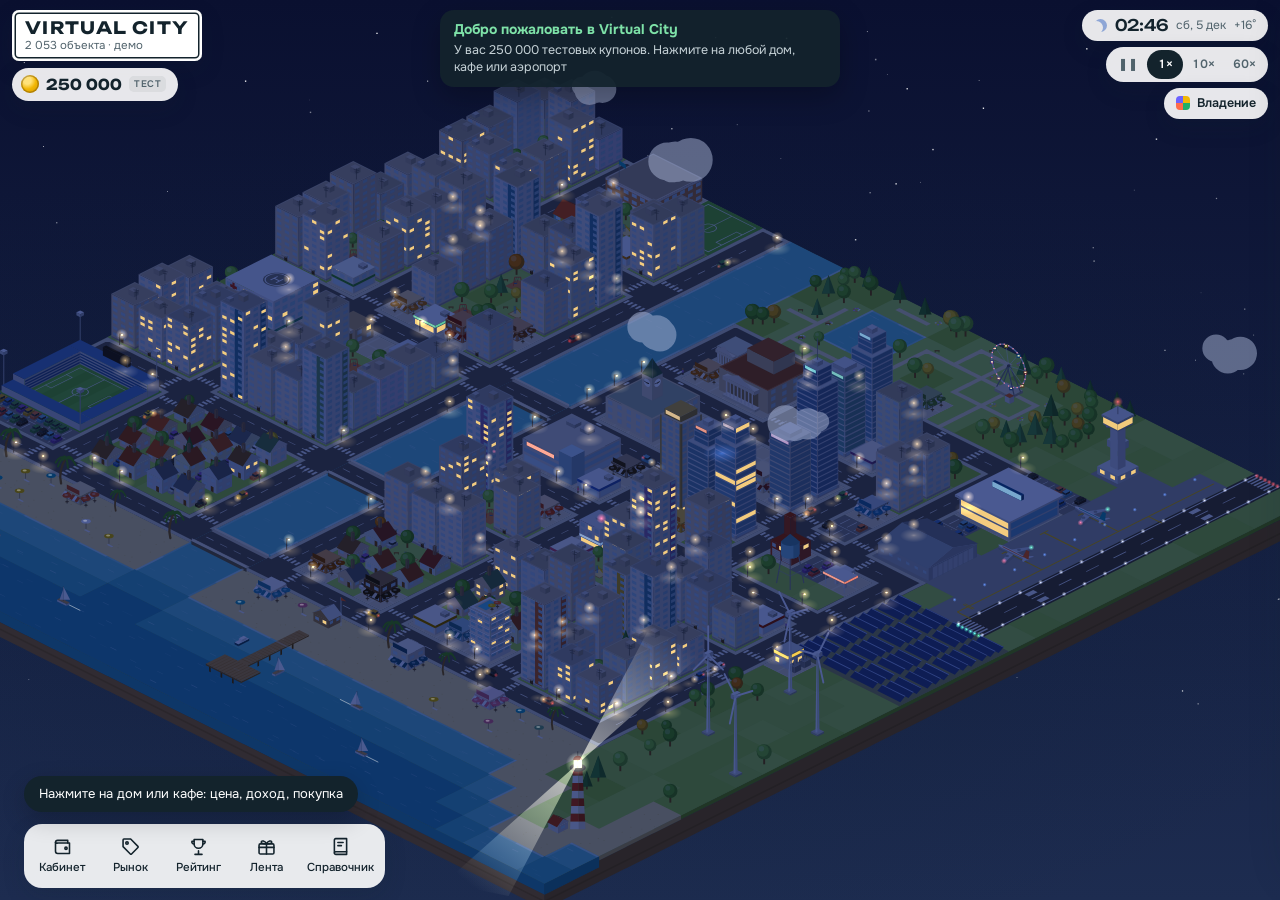
<file: index.html>
<!DOCTYPE html>
<html lang="ru">
<head>
<meta charset="utf-8">
<meta name="viewport" content="width=device-width, initial-scale=1, viewport-fit=cover">
<title>Virtual City</title>
<link rel="preconnect" href="https://fonts.googleapis.com">
<link rel="preconnect" href="https://fonts.gstatic.com" crossorigin>
<link href="https://fonts.googleapis.com/css2?family=JetBrains+Mono:wght@500;700&family=Onest:wght@400;500;600;700&family=Unbounded:wght@500;600;700&display=swap" rel="stylesheet">
<style>
:root {
  /* Layout: the city fills the screen as a floating diorama; the HUD floats on the top and bottom edges;
     one info sheet slides up on phones and docks to the right on wide screens. Signage language:
     a white city-limit sign for the name, blue house-number plates for addresses. */
  --ink: #13232c;
  --ink-2: #51636c;
  --paper: #f5f7f6;
  --azure: #1769aa;
  --sea: #14a3b8;
  --coral: #ff6b4a;
  --line: rgba(19, 35, 44, 0.12);
  --wash: rgba(19, 35, 44, 0.06);
  --good: #0ca30c;
  --good-ink: #0a7a0a;
  --warn: #fab219;
  --crit: #d03b3b;
  --board: #0d1418;
  --board-ink: #ffc53d;
  --gold: #f2b705;
  --gold-ink: #7a5600;
  --c-av: #1fae6a;
  --c-mk: #ff6b4a;
  --c-own: #6c63ff;
  --f-display: "Unbounded", "Arial Black", system-ui, sans-serif;
  --f-body: "Onest", system-ui, -apple-system, "Segoe UI", Roboto, sans-serif;
  --f-mono: "JetBrains Mono", ui-monospace, Menlo, Consolas, monospace;
  color-scheme: light;
}
* { box-sizing: border-box; }
html, body { height: 100%; margin: 0; }
body {
  background: #cfe8f0; color: var(--ink); font-family: var(--f-body); font-size: 14px; line-height: 1.4;
  -webkit-font-smoothing: antialiased; overflow: hidden; overscroll-behavior: none; -webkit-tap-highlight-color: transparent;
}
#city { position: fixed; inset: 0; width: 100%; height: 100%; display: block; touch-action: none; cursor: grab; }
#city:active { cursor: grabbing; }
button { font: inherit; color: inherit; }
button:focus-visible, input:focus-visible { outline: 2px solid var(--coral); outline-offset: 2px; }
.glass { background: rgba(255, 255, 255, 0.9); -webkit-backdrop-filter: blur(10px); backdrop-filter: blur(10px); box-shadow: 0 8px 22px rgba(19, 35, 44, 0.16); }

/* HUD */
.hud-top {
  position: fixed; top: 0; left: 0; right: 0; z-index: 5; display: flex; justify-content: space-between; align-items: flex-start; gap: 8px;
  padding: max(10px, env(safe-area-inset-top)) max(12px, env(safe-area-inset-right)) 0 max(12px, env(safe-area-inset-left)); pointer-events: none;
}
.hud-top > * { pointer-events: auto; }
.citysign {
  display: flex; flex-direction: column; align-items: flex-start; gap: 4px; padding: 9px 13px 8px; border: 0; border-radius: 7px; background: #fff; cursor: pointer; text-align: left;
  box-shadow: inset 0 0 0 2.5px #fff, inset 0 0 0 4px var(--ink), 0 8px 22px rgba(19, 35, 44, 0.18);
}
.cs-name { font-family: var(--f-display); font-weight: 700; font-size: 17px; letter-spacing: 0.08em; line-height: 1; }
.cs-sub { font-size: 11.5px; color: var(--ink-2); line-height: 1.1; }
.clockbox { display: flex; flex-direction: column; align-items: flex-end; gap: 6px; }
.clock { display: flex; align-items: center; gap: 8px; padding: 7px 12px; border-radius: 999px; }
.ck-time { font-family: var(--f-display); font-weight: 500; font-size: 16px; font-variant-numeric: tabular-nums; line-height: 1; }
.ck-day, .ck-temp { font-size: 12px; color: var(--ink-2); white-space: nowrap; }
.cs-sub { white-space: nowrap; }
@media (max-width: 420px) { .ck-temp { display: none; } }
.ck-ico { width: 13px; height: 13px; border-radius: 50%; flex: none; background: #f7b733; box-shadow: 0 0 0 3px rgba(247, 183, 51, 0.25); }
.ck-ico.moon { background: transparent; box-shadow: inset -4px 2px 0 0 #8ea6d6; }
.speed { display: flex; padding: 3px; border-radius: 999px; }
.speed button { border: 0; background: transparent; font-weight: 600; font-size: 12px; color: var(--ink-2); padding: 6px 9px; min-width: 36px; border-radius: 999px; cursor: pointer; font-variant-numeric: tabular-nums; }
.speed button[aria-pressed="true"] { background: var(--ink); color: #fff; }
.dock { position: fixed; z-index: 5; left: 50%; transform: translateX(-50%); bottom: max(12px, env(safe-area-inset-bottom)); display: flex; gap: 2px; padding: 5px; border-radius: 18px; }
.dock button { display: flex; flex-direction: column; align-items: center; gap: 3px; min-width: 66px; padding: 7px 6px; border: 0; border-radius: 13px; background: transparent; font-size: 11.5px; font-weight: 500; cursor: pointer; }
.dock button:hover { background: var(--wash); }
.dock svg { width: 21px; height: 21px; }

.toast {
  position: fixed; z-index: 6; left: 50%; transform: translateX(-50%); bottom: calc(max(12px, env(safe-area-inset-bottom)) + 76px);
  padding: 9px 15px; border-radius: 999px; background: var(--ink); color: #fff; font-size: 13px; white-space: nowrap; box-shadow: 0 8px 24px rgba(0, 0, 0, 0.2); transition: opacity 0.4s;
}
.toast.hide { opacity: 0; pointer-events: none; }

/* sheet */
.sheet {
  position: fixed; z-index: 10; left: 0; right: 0; bottom: 0; max-height: min(74%, 680px); display: flex; flex-direction: column;
  background: var(--paper); border-radius: 20px 20px 0 0; box-shadow: 0 -10px 40px rgba(19, 35, 44, 0.25);
  transform: translateY(105%); transition: transform 0.32s cubic-bezier(0.2, 0.8, 0.2, 1); padding-bottom: env(safe-area-inset-bottom);
}
.sheet.open { transform: none; }
.sheet-head { position: relative; flex: none; display: flex; align-items: center; padding: 10px 12px 2px; min-height: 48px; touch-action: none; }
.sh-grip { position: absolute; left: 50%; top: 8px; width: 40px; height: 4px; margin-left: -20px; border-radius: 2px; background: rgba(19, 35, 44, 0.18); }
.sh-btn { width: 36px; height: 36px; border: 0; border-radius: 50%; background: var(--wash); font-size: 18px; line-height: 1; cursor: pointer; }
#shClose { margin-left: auto; font-size: 15px; }
.sheet-body { flex: 1 1 auto; overflow-y: auto; -webkit-overflow-scrolling: touch; overscroll-behavior: contain; padding: 2px 16px 22px; }
@media (min-width: 860px) {
  .sheet { left: auto; right: 16px; top: 16px; bottom: 16px; width: 400px; max-height: none; border-radius: 20px; transform: translateX(calc(100% + 28px)); }
  .sheet.open { transform: none; }
  .sh-grip { display: none; }
  .dock { left: 24px; transform: none; }
  body.sheet-open .hud-top { padding-right: 432px; }
  .toast { left: 24px; transform: none; }
}
@media (prefers-reduced-motion: reduce) { .sheet, .toast { transition: none; } }

/* card */
.hero { display: grid; grid-template-columns: 96px 1fr; gap: 14px; align-items: center; margin: 0 0 14px; }
.hero-t { min-width: 0; }
.hero-t.solo { margin: 0 0 12px; }
.portrait { width: 96px; height: 96px; border-radius: 16px; background: linear-gradient(#e7f4f7, #d4e8ee); }
.avatar, .badge { width: 96px; height: 96px; border-radius: 16px; display: grid; place-items: center; font-size: 46px; background: linear-gradient(#e7f4f7, #d4e8ee); }
.badge { background: color-mix(in srgb, var(--tint, var(--sea)) 18%, #fff); color: var(--tint, var(--sea)); font-size: 44px; }
.kind { margin: 0 0 4px; font-size: 12.5px; color: var(--ink-2); }
.title { margin: 0 0 8px; font-family: var(--f-display); font-weight: 600; font-size: 18px; line-height: 1.2; text-wrap: balance; overflow-wrap: anywhere; }
.route { margin: 0; font-weight: 600; }
.plate {
  display: inline-flex; align-items: stretch; max-width: 100%; border-radius: 7px; overflow: hidden; background: var(--azure); color: #fff; font-family: var(--f-display);
  box-shadow: inset 0 0 0 2px var(--azure), inset 0 0 0 3.5px #fff;
}
.plate-st { display: flex; align-items: center; padding: 6px 9px 6px 11px; font-size: 10.5px; font-weight: 500; letter-spacing: 0.05em; text-transform: uppercase; line-height: 1.15; }
.plate-n { display: flex; align-items: center; padding: 4px 11px 4px 9px; border-left: 1.5px solid rgba(255, 255, 255, 0.9); font-size: 19px; font-weight: 700; white-space: nowrap; }
.chips { display: flex; flex-wrap: wrap; gap: 6px; margin: 0 0 12px; }
.chips:empty { display: none; }
.chip { display: inline-flex; align-items: center; gap: 6px; padding: 5px 10px; border-radius: 999px; background: var(--wash); font-size: 12.5px; font-weight: 500; }
.dot { width: 7px; height: 7px; border-radius: 50%; background: var(--ink-2); display: inline-block; }
.dot.ok { background: var(--good); }
.dot.off { background: var(--crit); }
.facts { display: grid; grid-template-columns: 1fr 1fr; gap: 1px; margin: 0 0 14px; border-radius: 12px; overflow: hidden; background: var(--line); }
.facts > div { background: #fff; padding: 9px 11px; min-width: 0; }
.facts.one { grid-template-columns: 1fr; }
.facts dt { margin: 0 0 2px; font-size: 11.5px; color: var(--ink-2); }
.facts dd { margin: 0; font-size: 14px; font-weight: 600; overflow-wrap: anywhere; }
.sec { margin: 16px 0 0; }
.sec h3, .dir-h { margin: 0 0 8px; font-family: var(--f-display); font-weight: 500; font-size: 11.5px; letter-spacing: 0.08em; text-transform: uppercase; color: var(--ink-2); }
.dir-h { margin-top: 18px; }
.desc { margin: 0 0 12px; font-size: 14px; line-height: 1.5; max-width: 65ch; }
.note { margin: 12px 0 0; font-size: 12.5px; color: var(--ink-2); line-height: 1.45; }
.pet { margin: 10px 0 0; font-size: 13.5px; }
.lnk { border: 0; padding: 0; background: none; color: var(--azure); font-weight: 600; text-align: left; cursor: pointer; text-decoration: underline; text-underline-offset: 2px; }
.menu { list-style: none; margin: 0; padding: 0; }
.menu li { display: flex; align-items: baseline; gap: 10px; padding: 8px 0; border-bottom: 1px solid var(--line); font-size: 14px; }
.menu li span:first-child { flex: 1; }
.menu li.past { color: var(--ink-2); }
.menu .tm { font-variant-numeric: tabular-nums; margin-right: 6px; }
.price { font-weight: 600; font-variant-numeric: tabular-nums; white-space: nowrap; }
.prow, .drow { display: flex; align-items: center; gap: 10px; width: 100%; padding: 8px 2px; border: 0; border-bottom: 1px solid var(--line); background: transparent; text-align: left; cursor: pointer; }
.prow:hover, .drow:hover { background: var(--wash); }
.prow .av { width: 30px; flex: none; font-size: 22px; text-align: center; }
.prow .pn, .drow .tx { flex: 1; min-width: 0; display: flex; flex-direction: column; }
.prow b, .drow b { font-weight: 600; font-size: 14px; }
.prow small, .drow small { font-size: 12px; color: var(--ink-2); }
.chev { color: var(--ink-2); font-size: 20px; }
.drow .ic { width: 36px; height: 36px; flex: none; display: grid; place-items: center; border-radius: 10px; background: var(--wash); font-size: 18px; }
.st { font-size: 11.5px; color: var(--ink-2); white-space: nowrap; }
.st.ok { color: var(--good-ink); }
.st.warn { color: #9a6700; font-weight: 600; }
.more { display: block; width: 100%; margin: 10px 0 0; padding: 10px; border: 1px solid var(--line); border-radius: 10px; background: #fff; font-weight: 600; color: var(--azure); cursor: pointer; }
.vacs { margin: 10px 0 0; font-size: 13px; color: var(--ink-2); }
.co { padding: 10px 0 4px; border-top: 1px solid var(--line); }
.co-h { display: flex; justify-content: space-between; gap: 8px; align-items: baseline; }
.co-h span { font-size: 12px; color: var(--ink-2); white-space: nowrap; }
.co-t { margin: 2px 0 2px; font-size: 12.5px; color: var(--ink-2); }

/* apartments */
.legend { display: flex; flex-wrap: wrap; gap: 12px; margin: 0 0 8px; font-size: 12px; color: var(--ink-2); }
.legend span { display: inline-flex; align-items: center; gap: 5px; }
.lg { width: 12px; height: 12px; border-radius: 3px; display: inline-block; background: #dcebf1; }
.lg.sale { background: #fff; box-shadow: inset 0 0 0 2px var(--warn); }
.lg.rent { background: #fff; box-shadow: inset 0 0 0 2px var(--good); }
.aptgrid { display: grid; grid-template-columns: 24px repeat(var(--cols), minmax(0, 1fr)); gap: 3px; }
.aptgrid .fl { display: flex; align-items: center; justify-content: flex-end; padding-right: 4px; font-size: 10.5px; color: var(--ink-2); font-variant-numeric: tabular-nums; }
.apt { height: 27px; border: 0; border-radius: 6px; background: #dcebf1; font-size: 11px; font-weight: 600; font-variant-numeric: tabular-nums; cursor: pointer; }
.apt.sale { background: #fff; box-shadow: inset 0 0 0 2px var(--warn); }
.apt.rent { background: #fff; box-shadow: inset 0 0 0 2px var(--good); }
.apt.on { background: var(--azure); color: #fff; box-shadow: none; }
.aptd { padding: 12px; border-radius: 12px; background: #fff; box-shadow: 0 0 0 1px var(--line); scroll-margin: 16px; }
.aptd-h { display: flex; flex-wrap: wrap; justify-content: space-between; gap: 6px; align-items: baseline; margin: 0 0 4px; }
.aptd-h span { font-size: 12.5px; color: var(--ink-2); }
.vac { margin: 6px 0 0; font-size: 14px; }

/* overview */
.city-hero { display: flex; flex-direction: column; gap: 10px; margin: 0 0 14px; }
.citysign.big { align-self: flex-start; cursor: default; padding: 12px 18px 11px; }
.citysign.big .cs-name { font-size: 26px; }
.tiles { display: grid; grid-template-columns: 1fr 1fr; gap: 8px; }
.tile { padding: 10px 12px; border-radius: 12px; background: #fff; box-shadow: 0 0 0 1px var(--line); min-width: 0; }
.tile .lbl { font-size: 12px; color: var(--ink-2); }
.tile .val { margin: 2px 0; font-size: 22px; font-weight: 650; line-height: 1.15; }
.tile .sub { font-size: 11.5px; color: var(--ink-2); }
.meter { height: 8px; margin: 8px 0 0; border-radius: 4px; overflow: hidden; background: #d3edf2; }
.meter i { display: block; height: 100%; border-radius: 4px; background: var(--sea); }
.meter.warn { background: #fdecc4; }
.meter.warn i { background: var(--warn); }
.enr { padding: 12px; border-radius: 12px; background: #fff; box-shadow: 0 0 0 1px var(--line); }
.enr-row { display: flex; justify-content: space-between; gap: 8px; padding: 2px 0; }
.enr-row b { font-variant-numeric: tabular-nums; }
.enr-note { margin: 8px 0 0; font-size: 12.5px; color: var(--ink-2); }
.enr-src { display: flex; flex-wrap: wrap; gap: 14px; margin: 8px 0 0; font-size: 12.5px; }
.enr-src span { display: inline-flex; align-items: center; gap: 6px; }
.sw { width: 10px; height: 10px; border-radius: 3px; display: inline-block; }
.sw.sun { background: #f2b705; }
.sw.wind { background: var(--sea); }

/* directory */
.search-l { display: block; margin: 0 0 6px; font-size: 12px; color: var(--ink-2); }
.search { width: 100%; margin: 0 0 10px; padding: 11px 14px; border: 1px solid var(--line); border-radius: 12px; background: #fff; font: 16px var(--f-body); color: var(--ink); }
.cats { display: flex; gap: 6px; overflow-x: auto; margin: 0 -16px 8px; padding: 0 16px 6px; scrollbar-width: none; }
.cats::-webkit-scrollbar { display: none; }
.cats button { flex: none; padding: 7px 12px; border: 0; border-radius: 999px; background: var(--wash); font-size: 13px; font-weight: 500; white-space: nowrap; cursor: pointer; }
.cats button[aria-pressed="true"] { background: var(--ink); color: #fff; }
.empty { margin: 16px 0; color: var(--ink-2); }

/* flight board */
.board { padding: 10px; border-radius: 14px; background: var(--board); color: var(--board-ink); font-family: var(--f-mono); }
.board.mini .brow:first-child { border-top: 0; }
.btabs { display: flex; gap: 6px; margin: 0 0 8px; }
.btabs button { flex: 1; padding: 8px; border: 0; border-radius: 9px; background: rgba(255, 255, 255, 0.08); color: #cfd8dc; font: 600 13px var(--f-body); cursor: pointer; }
.btabs button[aria-selected="true"] { background: var(--board-ink); color: var(--board); }
.board-now { margin: 0 2px 6px; font: 12px var(--f-body); color: #8fa0a8; }
.board-now b { color: var(--board-ink); font-family: var(--f-mono); }
.brow { display: grid; grid-template-columns: 44px 58px minmax(0, 1fr) auto; gap: 8px; align-items: center; padding: 8px 2px; border-top: 1px solid rgba(255, 255, 255, 0.08); font-size: 12.5px; font-variant-numeric: tabular-nums; }
.brow.head { padding-top: 2px; border-top: 0; color: #7f8c92; font: 600 10.5px var(--f-body); letter-spacing: 0.06em; text-transform: uppercase; }
.brow .city { color: #fff; font: 500 13.5px var(--f-body); overflow-wrap: anywhere; }
.bst { padding: 3px 7px; border-radius: 5px; background: rgba(255, 255, 255, 0.08); font-size: 11px; white-space: nowrap; }
.bst.go { background: var(--good); color: #fff; }
.bst.reg { background: var(--warn); color: #0b0b0b; }
.bst.bad { background: var(--crit); color: #fff; }
.bst.closed { color: #ffd98a; }
.bst.done { color: #7f8c92; background: transparent; }
@media (max-width: 380px) { .dock button { min-width: 58px; font-size: 10.5px; } .speed button { min-width: 32px; padding: 6px 7px; } .citysign .cs-sub { display: none; } }


/* ---------- Virtual City game layer ---------- */
.hud-l { display: flex; flex-direction: column; align-items: flex-start; gap: 7px; }
.cp { display: inline-flex; align-items: center; gap: 4px; font-variant-numeric: tabular-nums; white-space: nowrap; }
.cn { display: inline-block; width: 0.95em; height: 0.95em; flex: none; border-radius: 50%; vertical-align: -0.12em;
  background: radial-gradient(circle at 35% 30%, #ffe27a 0 22%, var(--gold) 50%, #c98f00 100%); box-shadow: inset 0 0 0 1.5px rgba(122, 86, 0, 0.45); }
.wallet { display: inline-flex; align-items: center; gap: 7px; padding: 7px 12px 7px 9px; border: 0; border-radius: 999px; cursor: pointer; font: 600 15px var(--f-display); font-variant-numeric: tabular-nums; }
.wallet .cn { width: 18px; height: 18px; }
.wallet .wl { font: 600 9.5px var(--f-body); letter-spacing: 0.06em; text-transform: uppercase; color: var(--ink-2); padding: 2px 5px; border-radius: 5px; background: var(--wash); }
.wallet.up { animation: walup 0.9s ease-out; }
@keyframes walup { 0% { box-shadow: 0 0 0 0 rgba(31, 174, 106, 0.7), 0 8px 22px rgba(19, 35, 44, 0.16); } 100% { box-shadow: 0 0 0 14px rgba(31, 174, 106, 0), 0 8px 22px rgba(19, 35, 44, 0.16); } }
.ownbtn { display: inline-flex; align-items: center; gap: 7px; padding: 7px 12px; border: 0; border-radius: 999px; font-size: 12.5px; font-weight: 600; cursor: pointer; }
.ownbtn .ob { width: 14px; height: 14px; border-radius: 4px; background: conic-gradient(var(--gold) 0 25%, var(--c-av) 0 50%, var(--c-mk) 0 75%, var(--c-own) 0); }
.ownbtn[aria-pressed="true"] { background: var(--ink); color: #fff; }
.ownlg { display: none; flex-direction: column; gap: 3px; padding: 8px 11px; border-radius: 12px; font-size: 11.5px; }
.ownlg span { display: flex; align-items: center; gap: 6px; }
.ownlg i { width: 10px; height: 10px; border-radius: 3px; display: inline-block; }
body.own-on .ownlg { display: flex; }
@media (max-width: 859px) { body.sheet-open .ownlg { display: none; } }

.notes { position: fixed; z-index: 20; top: max(10px, env(safe-area-inset-top)); left: 50%; transform: translateX(-50%); width: min(92vw, 400px); display: flex; flex-direction: column; gap: 6px; pointer-events: none; }
.ntf { pointer-events: auto; display: flex; flex-direction: column; gap: 2px; width: 100%; padding: 10px 14px; border: 0; border-radius: 14px; text-align: left; cursor: pointer;
  background: rgba(19, 35, 44, 0.94); color: #fff; box-shadow: 0 10px 28px rgba(0, 0, 0, 0.25); animation: notein 0.35s cubic-bezier(0.2, 0.8, 0.2, 1); transition: opacity 0.4s, transform 0.4s; }
.ntf b { font-size: 14px; }
.ntf small { font-size: 12.5px; color: #c7d3d8; }
.ntf.acc b, .ntf.biz b, .ntf.sale b, .ntf.ok b { color: #7ee2a8; }
.ntf.gift b { color: #ffd166; }
.ntf.miss b, .ntf.err b { color: #ffb4a3; }
.ntf.out { opacity: 0; transform: translateY(-8px); }
@keyframes notein { from { opacity: 0; transform: translateY(-12px); } }
@media (prefers-reduced-motion: reduce) { .ntf, .wallet.up { animation: none; } }

.btn { display: block; width: 100%; margin: 10px 0 0; padding: 12px 14px; border: 0; border-radius: 12px; background: var(--ink); color: #fff; font-weight: 600; font-size: 14.5px; cursor: pointer; }
.btn:hover { background: #23394a; }
.btn:disabled { background: #c9d2d6; color: #6b7a81; cursor: default; }
.btn.ghost { background: #fff; color: var(--ink); box-shadow: inset 0 0 0 1px var(--line); }
.btn.ghost:hover { background: var(--wash); }
.btn.ghost:disabled { color: #9aa6ab; background: #fff; }
.btn.sm { display: inline-block; width: auto; margin: 0; padding: 8px 12px; font-size: 13px; border-radius: 10px; }
.btn.danger { background: var(--crit); }
.btn.lnkb { display: inline; width: auto; margin: 0; padding: 0; background: none; color: var(--azure); text-decoration: underline; font-size: inherit; }
.row { display: flex; flex-wrap: wrap; gap: 8px; margin: 10px 0 0; }
.lack { margin: 8px 0 0; font-size: 12.5px; color: #9a3b26; }
.lack .lnk { font-size: 12.5px; }

.obj { margin: 0 0 14px; padding: 12px; border-radius: 14px; background: #fff; box-shadow: 0 0 0 1px var(--line); }
.obj .facts { margin: 0 0 10px; background: var(--line); }
.obj .facts > div { background: #fafbfb; }
.obj.muni { background: #f7f8f8; }
.obj-h { display: flex; flex-wrap: wrap; align-items: center; justify-content: space-between; gap: 8px; margin: 0 0 10px; }
.code { font: 600 12px var(--f-mono); color: var(--ink-2); letter-spacing: 0.02em; }
.tag { padding: 4px 9px; border-radius: 999px; font-size: 12px; font-weight: 600; background: var(--wash); }
.tag.av { background: #dff5e9; color: #0d6b3e; }
.tag.mine { background: #fff1c2; color: var(--gold-ink); }
.tag.mk { background: #ffe3dc; color: #a33a20; }
.tag.own { background: #e9e7ff; color: #4a41c9; }
.own-l { margin: 4px 0 0; font-size: 13.5px; color: var(--ink-2); }
.sched { margin: 10px 0 0; font-size: 12px; color: var(--ink-2); line-height: 1.45; }
.obj-sub, .aptd-sub, .mylot h4 { margin: 14px 0 6px; font-family: var(--f-display); font-weight: 500; font-size: 11px; letter-spacing: 0.08em; text-transform: uppercase; color: var(--ink-2); }
.mylot { margin: 12px 0 0; padding: 10px; border-radius: 12px; background: #fffaf0; box-shadow: inset 0 0 0 1.5px #f7dc8a; }
.mylot h4 { margin-top: 0; color: var(--gold-ink); }
.sharebar { display: flex; height: 10px; margin: 2px 0 6px; border-radius: 5px; overflow: hidden; background: #d9efe3; }
.sharebar i { display: block; height: 100%; box-shadow: inset -1px 0 0 #fff; }
.sharelg { display: flex; justify-content: space-between; gap: 8px; font-size: 12px; color: var(--ink-2); }
.owners { margin: 8px 0 0; }
.owner, .offrow { display: flex; align-items: center; gap: 10px; width: 100%; padding: 8px 2px; border: 0; border-bottom: 1px solid var(--line); background: transparent; text-align: left; }
button.owner { cursor: pointer; }
button.owner:hover { background: var(--wash); }
.owner .tx, .offrow .tx { flex: 1; min-width: 0; display: flex; flex-direction: column; }
.owner small, .offrow small { font-size: 12px; color: var(--ink-2); }
.owner .sh { font-weight: 700; font-variant-numeric: tabular-nums; }
.owner.free { opacity: 0.7; }
.offrow .ic { width: 32px; height: 32px; flex: none; display: grid; place-items: center; border-radius: 9px; background: var(--wash); font-size: 17px; }
.offer { margin: 10px 0 0; font-size: 14px; }
.vs { font-size: 12px; color: var(--ink-2); }
.listed { display: flex; flex-wrap: wrap; align-items: center; justify-content: space-between; gap: 8px; margin: 10px 0 0; padding: 10px 12px; border-radius: 12px; background: #ffe9e3; font-size: 14px; }
.buybox { margin: 12px 0 0; }
.stepper { display: flex; align-items: center; gap: 10px; }
.stp { width: 44px; height: 44px; flex: none; border: 0; border-radius: 12px; background: var(--wash); font-size: 22px; font-weight: 600; cursor: pointer; }
.stp:disabled { opacity: 0.35; cursor: default; }
.stv { flex: 1; display: flex; flex-direction: column; align-items: center; }
.stv b { font: 600 22px var(--f-display); font-variant-numeric: tabular-nums; }
.stv small { font-size: 12px; color: var(--ink-2); }
.rent { display: flex; align-items: center; justify-content: space-between; gap: 12px; margin: 0 0 10px; padding: 10px 12px; border-radius: 12px; background: var(--wash); }
.rent > div { display: flex; flex-direction: column; }
.rent small { font-size: 12.5px; color: var(--ink-2); }
.switch { position: relative; width: 50px; height: 30px; flex: none; border: 0; border-radius: 999px; background: #b9c4c9; cursor: pointer; transition: background 0.2s; }
.switch i { position: absolute; top: 3px; left: 3px; width: 24px; height: 24px; border-radius: 50%; background: #fff; box-shadow: 0 1px 3px rgba(0, 0, 0, 0.25); transition: transform 0.2s; }
.switch[aria-checked="true"] { background: var(--good); }
.switch[aria-checked="true"] i { transform: translateX(20px); }
.check { display: inline-flex; align-items: center; gap: 8px; margin: 10px 0 0; padding: 6px 2px; border: 0; background: none; font-size: 13.5px; cursor: pointer; }
.check i { width: 18px; height: 18px; border-radius: 5px; box-shadow: inset 0 0 0 1.5px #9aa6ab; background: #fff; display: grid; place-items: center; }
.check[aria-checked="true"] i { background: var(--ink); box-shadow: none; }
.check[aria-checked="true"] i::after { content: ''; width: 5px; height: 9px; margin-top: -2px; border: solid #fff; border-width: 0 2px 2px 0; transform: rotate(45deg); }
.links { display: flex; flex-wrap: wrap; align-items: center; gap: 4px 12px; margin: 12px 0 0; }
.links .btn.sm { margin: 0; }
.links .check { margin: 0; }

.pav { width: 32px; height: 32px; flex: none; display: grid; place-items: center; border-radius: 50%; background: var(--c, var(--azure)); color: #fff; font: 700 11.5px var(--f-body); letter-spacing: 0.02em; }
.pav.me { background: var(--gold); color: #13232c; font-size: 14px; }
.pav.free { background: #fff; color: var(--ink-2); box-shadow: inset 0 0 0 1.5px var(--line); }
.avatar.pbig { background: var(--c); color: #fff; font: 700 34px var(--f-display); }
.flag { font-size: 13px; }
.nm { display: block; min-width: 0; overflow: hidden; text-overflow: ellipsis; white-space: nowrap; }
.ppick { display: flex; flex-wrap: wrap; gap: 6px; }
.pchip { display: inline-flex; align-items: center; gap: 6px; padding: 4px 10px 4px 4px; border: 0; border-radius: 999px; background: #fff; box-shadow: inset 0 0 0 1px var(--line); font-size: 13px; cursor: pointer; }
.pchip .pav { width: 26px; height: 26px; font-size: 10px; }
.pchip.on { background: var(--ink); color: #fff; box-shadow: none; }

.tabs { display: flex; gap: 4px; margin: 0 0 10px; padding: 4px; border-radius: 12px; background: var(--wash); }
.tabs button { flex: 1; padding: 8px 4px; border: 0; border-radius: 9px; background: transparent; font-size: 13px; font-weight: 600; color: var(--ink-2); cursor: pointer; }
.tabs button[aria-selected="true"] { background: #fff; color: var(--ink); box-shadow: 0 1px 3px rgba(19, 35, 44, 0.12); }
.rrow, .frow, .hrow, .grow { display: flex; align-items: center; gap: 10px; width: 100%; padding: 9px 2px; border: 0; border-bottom: 1px solid var(--line); background: transparent; text-align: left; }
.rrow, .frow, .grow { cursor: pointer; }
.rrow:hover, .frow:hover, .grow:hover { background: var(--wash); }
.rrow .tx, .frow .tx, .hrow .tx, .grow .tx { flex: 1; min-width: 0; display: flex; flex-direction: column; }
.rrow small, .frow small, .hrow small, .grow small { font-size: 12px; color: var(--ink-2); }
.frow b, .hrow b { font-weight: 500; font-size: 13.5px; }
.rk { width: 22px; flex: none; text-align: center; font: 600 13px var(--f-display); color: var(--ink-2); font-variant-numeric: tabular-nums; }
.rv { font-weight: 700; }
.rrow.me { background: #fff8e1; border-radius: 10px; box-shadow: inset 0 0 0 1.5px #f7dc8a; }
.fi, .gi { width: 34px; height: 34px; flex: none; display: grid; place-items: center; border-radius: 10px; background: var(--wash); font-size: 18px; }
.frow.rare .fi { background: #fff1c2; }
.amt { font-weight: 600; font-variant-numeric: tabular-nums; white-space: nowrap; }
.amt.pos { color: var(--good-ink); }
.amt.neg { color: #9a3b26; }
.lim { padding: 2px 7px; border-radius: 6px; background: #fff1c2; color: var(--gold-ink); font-size: 11px; font-weight: 700; }
.pills { display: flex; flex-direction: column; align-items: flex-end; gap: 3px; }
.pill { padding: 2px 8px; border-radius: 999px; font-size: 11.5px; font-weight: 600; white-space: nowrap; background: var(--wash); }
.pill.ok { background: #dff5e9; color: #0d6b3e; }
.pill.warn { background: #fff1c2; color: var(--gold-ink); }
.pill.mk { background: #ffe3dc; color: #a33a20; }
.drow.static { cursor: default; }
.drow .price small { font-weight: 500; color: var(--ink-2); }
.balance { margin: 0 0 12px; padding: 14px; border-radius: 16px; background: linear-gradient(135deg, #13232c, #1d3a49); color: #fff; }
.balance .lbl { display: block; font-size: 12px; color: #a9bcc4; }
.balance .big { display: block; margin: 4px 0 2px; font: 600 30px var(--f-display); }
.balance .big .cn { width: 26px; height: 26px; }
.balance .btn.sm { background: var(--gold); color: #13232c; }
.balance .btn.ghost { background: rgba(255, 255, 255, 0.1); color: #fff; box-shadow: none; }
.balance .btn.ghost:disabled { color: #7d939c; background: rgba(255, 255, 255, 0.06); }
.balance .note { color: #a9bcc4; }
.timebox { padding: 12px; border-radius: 12px; background: #fff; box-shadow: 0 0 0 1px var(--line); }
.timebox p { margin: 0; }
.timebox .note { margin-top: 10px; }

/* apartments by game status */
.lg.av { background: #fff; box-shadow: inset 0 0 0 2px var(--c-av); }
.lg.own { background: #dedcff; }
.lg.mk { background: #fff; box-shadow: inset 0 0 0 2px var(--c-mk); }
.lg.mine { background: var(--gold); }
.apt.av { background: #fff; box-shadow: inset 0 0 0 1.5px #7fd3a8; }
.apt.own { background: #dedcff; }
.apt.mk { background: #fff; box-shadow: inset 0 0 0 2px var(--c-mk); }
.apt.mine { background: var(--gold); }
.apt.on { background: var(--azure); color: #fff; box-shadow: none; }

</style>
</head>
<body>
<canvas id="city" aria-label="Карта Virtual City. Нажмите на здание, чтобы увидеть цену, доход и владельцев."></canvas>
<header class="hud-top">
  <div class="hud-l">
    <button class="citysign" id="citySign" type="button" aria-label="Обзор Virtual City"><span class="cs-name">VIRTUAL CITY</span><span class="cs-sub" id="citySub"></span></button>
    <button class="wallet glass" id="wallet" type="button" aria-label="Мой кабинет: баланс купонов"><i class="cn" aria-hidden="true"></i><b id="walBal">0</b><span class="wl">тест</span></button>
  </div>
  <div class="clockbox">
    <div class="clock glass"><span class="ck-ico sun" id="ckIco" aria-hidden="true"></span><span class="ck-time" id="ckTime">12:00</span><span class="ck-day" id="ckDay"></span><span class="ck-temp" id="ckTemp"></span></div>
    <div class="speed glass" role="group" aria-label="Скорость времени">
      <button type="button" data-speed="0" aria-label="Пауза" aria-pressed="false">❚❚</button>
      <button type="button" data-speed="1" aria-label="Минута за секунду" aria-pressed="true">1×</button>
      <button type="button" data-speed="2" aria-label="Десять минут за секунду" aria-pressed="false">10×</button>
      <button type="button" data-speed="3" aria-label="Час за секунду" aria-pressed="false">60×</button>
    </div>
    <button class="ownbtn glass" id="btnOwn" type="button" aria-pressed="false"><i class="ob" aria-hidden="true"></i>Владение</button>
    <div class="ownlg glass" aria-hidden="true"><span><i style="background:#f2b705"></i>ваше</span><span><i style="background:#1fae6a"></i>продаёт платформа</span><span><i style="background:#ff6b4a"></i>продают игроки</span><span><i style="background:#6c63ff"></i>у игроков</span><span><i style="background:#8a939c"></i>город</span></div>
  </div>
</header>
<div class="toast" id="toast" role="status">Нажмите на дом или кафе: цена, доход, покупка</div>
<div class="notes" id="notes" aria-live="polite"></div>
<nav class="dock glass" aria-label="Разделы">
  <button type="button" data-open="me"><svg viewBox="0 0 24 24" fill="none" stroke="currentColor" stroke-width="1.8" stroke-linecap="round" stroke-linejoin="round" aria-hidden="true"><path d="M4 7.5A2.5 2.5 0 0 1 6.5 5H18v3"/><path d="M4 7.5v10A2.5 2.5 0 0 0 6.5 20H20V8H6.5A2.5 2.5 0 0 1 4 7.5z"/><circle cx="16" cy="14" r="1.3"/></svg><span>Кабинет</span></button>
  <button type="button" data-open="market"><svg viewBox="0 0 24 24" fill="none" stroke="currentColor" stroke-width="1.8" stroke-linecap="round" stroke-linejoin="round" aria-hidden="true"><path d="M3.5 12.2V4.5a1 1 0 0 1 1-1h7.7l8.3 8.3a1 1 0 0 1 0 1.4l-7.3 7.3a1 1 0 0 1-1.4 0z"/><circle cx="8" cy="8" r="1.4"/></svg><span>Рынок</span></button>
  <button type="button" data-open="rich"><svg viewBox="0 0 24 24" fill="none" stroke="currentColor" stroke-width="1.8" stroke-linecap="round" stroke-linejoin="round" aria-hidden="true"><path d="M8 21h8M12 17v4M7 4h10v5a5 5 0 0 1-10 0z"/><path d="M7 6H4.5a2.5 2.5 0 0 0 2.6 3.2M17 6h2.5a2.5 2.5 0 0 1-2.6 3.2"/></svg><span>Рейтинг</span></button>
  <button type="button" data-open="feed"><svg viewBox="0 0 24 24" fill="none" stroke="currentColor" stroke-width="1.8" stroke-linecap="round" stroke-linejoin="round" aria-hidden="true"><rect x="3.5" y="9" width="17" height="11.5" rx="1.5"/><path d="M12 9v11.5M3.5 13h17M12 9c-1.5-3.5-6-4.5-6-1.8C6 9 12 9 12 9zM12 9c1.5-3.5 6-4.5 6-1.8C18 9 12 9 12 9z"/></svg><span>Лента</span></button>
  <button type="button" data-open="dir"><svg viewBox="0 0 24 24" fill="none" stroke="currentColor" stroke-width="1.8" stroke-linecap="round" stroke-linejoin="round" aria-hidden="true"><path d="M5 4.5A1.5 1.5 0 0 1 6.5 3H19v15H6.5A1.5 1.5 0 0 0 5 19.5z"/><path d="M5 19.5A1.5 1.5 0 0 0 6.5 21H19v-3"/><path d="M9 7.5h6M9 11h4"/></svg><span>Справочник</span></button>
</nav>
<section class="sheet" id="sheet" aria-hidden="true" aria-label="Карточка места">
  <div class="sheet-head" id="sheetHead"><button type="button" class="sh-btn" id="shBack" aria-label="Назад" hidden>‹</button><span class="sh-grip" aria-hidden="true"></span><button type="button" class="sh-btn" id="shClose" aria-label="Закрыть">✕</button></div>
  <div class="sheet-body" id="shBody"></div>
</section>
<script>
'use strict';
/* core.js — constants, maths, colour and text helpers */
const W = 28, H = 28;               // map size in tiles
const HW = 32, HH = 16;             // half tile width / height in iso px
const FH = 7;                       // px per floor
const ZT = 38;                      // px of height per tile (for round things)
const DX = [1, 0, -1, 0], DY = [0, 1, 0, -1], OPP = [2, 3, 0, 1];
const TAU = Math.PI * 2;
const clamp = (v, a, b) => (v < a ? a : v > b ? b : v);
const lerp = (a, b, t) => a + (b - a) * t;
const smooth = t => { t = clamp(t, 0, 1); return t * t * (3 - 2 * t); };
const idx = (x, y) => y * W + x;
const inMap = (x, y) => x >= 0 && y >= 0 && x < W && y < H;
const ix = (x, y) => (x - y) * HW;
const iy = (x, y, z) => (x + y) * HH - (z || 0);
const hhmm = s => (s == null ? null : (+s.slice(0, 2)) * 60 + (+s.slice(3, 5)));

function mulberry32(a) {
  return function () {
    a |= 0; a = (a + 0x6D2B79F5) | 0;
    let t = Math.imul(a ^ (a >>> 15), 1 | a);
    t = (t + Math.imul(t ^ (t >>> 7), 61 | t)) ^ t;
    return ((t ^ (t >>> 14)) >>> 0) / 4294967296;
  };
}
function hashN(a, b, c, d) {
  let h = Math.imul((a | 0) ^ 0x9e3779b9, 0x85ebca6b);
  h = Math.imul(h ^ (h >>> 13) ^ (b | 0), 0xc2b2ae35);
  h = Math.imul(h ^ (h >>> 16) ^ (c | 0), 0x27d4eb2f);
  h = Math.imul(h ^ (h >>> 15) ^ (d | 0), 0x165667b1);
  h ^= h >>> 15; h = Math.imul(h, 0x2c1b3c6d); h ^= h >>> 12; h = Math.imul(h, 0x297a2d39); h ^= h >>> 15;
  return (h >>> 0) / 4294967296;
}
const pick = (r, arr) => arr[Math.floor(r() * arr.length) % arr.length];
const ri = (r, a, b) => a + Math.floor(r() * (b - a + 1));
function shuffle(r, arr) {
  for (let i = arr.length - 1; i > 0; i--) { const j = Math.floor(r() * (i + 1)); const t = arr[i]; arr[i] = arr[j]; arr[j] = t; }
  return arr;
}
function wpick(r, items, weights) {
  let s = 0; for (const w of weights) s += w;
  let q = r() * s;
  for (let i = 0; i < items.length; i++) { q -= weights[i]; if (q <= 0) return items[i]; }
  return items[items.length - 1];
}
function angDiff(a, b) { let d = (b - a) % TAU; if (d > Math.PI) d -= TAU; if (d < -Math.PI) d += TAU; return d; }
function approachAngle(a, b, step) { const d = angDiff(a, b); return Math.abs(d) <= step ? b : a + Math.sign(d) * step; }

/* text */
function plural(n, f) {
  n = Math.abs(n) % 100; const n1 = n % 10;
  if (n > 10 && n < 20) return f[2];
  if (n1 > 1 && n1 < 5) return f[1];
  if (n1 === 1) return f[0];
  return f[2];
}
const NF0 = new Intl.NumberFormat('ru-RU', { maximumFractionDigits: 0 });
const NF1 = new Intl.NumberFormat('ru-RU', { minimumFractionDigits: 1, maximumFractionDigits: 1 });
const fmt = n => NF0.format(Math.round(n));
const fmt1 = n => NF1.format(n);
function hm(m) { m = ((Math.floor(m) % 1440) + 1440) % 1440; return String(Math.floor(m / 60)).padStart(2, '0') + ':' + String(m % 60).padStart(2, '0'); }
function esc(s) { return String(s).replace(/[&<>"]/g, c => ({ '&': '&amp;', '<': '&lt;', '>': '&gt;', '"': '&quot;' })[c]); }
const ageStr = a => a + ' ' + plural(a, ['год', 'года', 'лет']);
const gf = (t, g) => { const s = t.split('|'); return g === 'f' && s[1] ? s[1] : s[0]; };
function surF(m) { if (/(ов|ев|ёв|ин|ын)$/.test(m)) return m + 'а'; if (/(ский|цкий)$/.test(m)) return m.slice(0, -2) + 'ая'; return m; }
function surPl(m) { if (/(ов|ев|ёв|ин|ын)$/.test(m)) return m + 'ых'; if (/(ский|цкий)$/.test(m)) return m.slice(0, -2) + 'их'; return m; }
const lc1 = s => s.charAt(0).toLowerCase() + s.slice(1);

/* colour */
const RGB = new Map();
function rgb(hex) {
  let c = RGB.get(hex);
  if (!c) { const n = parseInt(hex.slice(1), 16); c = [(n >> 16) & 255, (n >> 8) & 255, n & 255]; RGB.set(hex, c); }
  return c;
}
function hex3(r, g, b) { const f = v => clamp(Math.round(v), 0, 255); return '#' + ((1 << 24) | (f(r) << 16) | (f(g) << 8) | f(b)).toString(16).slice(1); }
function mixHex(a, b, t) { const A = rgb(a), B = rgb(b); return hex3(A[0] + (B[0] - A[0]) * t, A[1] + (B[1] - A[1]) * t, A[2] + (B[2] - A[2]) * t); }
const SHADE = '#24304a';
const faceL = c => mixHex(c, SHADE, 0.14);
const faceR = c => mixHex(c, SHADE, 0.3);
const lighten = (c, t) => mixHex(c, '#ffffff', t);
const darken = (c, t) => mixHex(c, SHADE, t);
let AMB = [1, 1, 1], ambKey = '';
const SHC = new Map();
function setAmbient(r, g, b) {
  const k = Math.round(r * 160) + ',' + Math.round(g * 160) + ',' + Math.round(b * 160);
  if (k !== ambKey) { ambKey = k; AMB = [r, g, b]; SHC.clear(); }
}
function sh(hex) {
  let s = SHC.get(hex);
  if (s === undefined) {
    const c = rgb(hex);
    s = 'rgb(' + Math.min(255, c[0] * AMB[0] | 0) + ',' + Math.min(255, c[1] * AMB[1] | 0) + ',' + Math.min(255, c[2] * AMB[2] | 0) + ')';
    SHC.set(hex, s);
  }
  return s;
}

/* geometry recording: every vertex written while REC is an array lands in it (for hulls) */
let REC = null;
function mv(p, x, y, z) { const X = (x - y) * HW, Y = (x + y) * HH - z; p.moveTo(X, Y); if (REC) REC.push(X, Y); }
function ln(p, x, y, z) { const X = (x - y) * HW, Y = (x + y) * HH - z; p.lineTo(X, Y); if (REC) REC.push(X, Y); }
function recPt(X, Y) { if (REC) REC.push(X, Y); }
function recW(x, y, z) { recPt((x - y) * HW, (x + y) * HH - z); }
function ell(p, X, Y, rx, ry) {
  p.moveTo(X + rx, Y); p.ellipse(X, Y, rx, ry, 0, 0, TAU); p.closePath();
  recPt(X - rx, Y - ry); recPt(X + rx, Y + ry); recPt(X - rx, Y + ry); recPt(X + rx, Y - ry);
}
function hull2(pts) {
  pts = pts.slice().sort((a, b) => a[0] - b[0] || a[1] - b[1]);
  if (pts.length < 3) return pts;
  const cross = (o, a, b) => (a[0] - o[0]) * (b[1] - o[1]) - (a[1] - o[1]) * (b[0] - o[0]);
  const lo = [], up = [];
  for (const p of pts) { while (lo.length >= 2 && cross(lo[lo.length - 2], lo[lo.length - 1], p) <= 0) lo.pop(); lo.push(p); }
  for (let i = pts.length - 1; i >= 0; i--) { const p = pts[i]; while (up.length >= 2 && cross(up[up.length - 2], up[up.length - 1], p) <= 0) up.pop(); up.push(p); }
  up.pop(); lo.pop();
  return lo.concat(up);
}
function inPoly(poly, x, y) {
  let c = false;
  for (let i = 0, j = poly.length - 1; i < poly.length; j = i++) {
    const a = poly[i], b = poly[j];
    if (((a[1] > y) !== (b[1] > y)) && (x < (b[0] - a[0]) * (y - a[1]) / (b[1] - a[1]) + a[0])) c = !c;
  }
  return c;
}

/* data.js — the plan of the city: map, streets, places, people's names, flights */
// . grass  # road  = bridge  w water  y sand  p park  t trees  k courtyard  q square  v parking
// f sports field  o solar panels  j pier water  R runway  x apron/taxiway
// A apartment block  B new tower  h house  c cafe  r restaurant  s shop  T office  L landmark
const MAP = [
  'AAA#LLff#wwttpptpptttt....R.',
  'AkA#LLff#wwtpwwpppLpttL..xR.',
  'AkA#kkAA#wwppwwptppptt.LxxR.',
  'AAA#LAsA#wwtpppppcptt...xxR.',
  '#########ww###########vvxxR.',
  'AAA#BAAB#ww#LLL#LTA#t#LLxxR.',
  'AkA#AkkA#ww#cLL#rTs#A#LLxxR.',
  'AtA#AtkA#ww#########A#v.xxR.',
  'AkA#Aktc#ww#LLqqqLT#c#LLxxR.',
  'AAs#csrA#ww#LLqqqrT#v#LLxxR.',
  '#########==#############.xR.',
  'tLL#LqLA#ww#LLc#LTT#LvL#oooo',
  'tLL#AkkA#ww#LLs#rcA#.L.#oooo',
  'AAA#AktA#ww#############oooo',
  'AkA#AtkA#ww#BAc#LAB#Avs#oooo',
  'AAA#BAAB#ww#AkA#skA#AAA#L...',
  '#########==#############.L..',
  'LLL#hhhh#ww#AAA#AAA#BBA#t..L',
  'LLL#hhhh#ww#hkh#hth#AkA#t...',
  'LLL#hhhh#ww#hhh#hhh#AtA#.L..',
  'vvv#hhhh#ww#chr#scL#BAA#t..L',
  '#########==#############....',
  'yyyyycyyywwycyLyyryycyyy....',
  'yyyyyyyyywwyyyyyyyyyyyyy.t.y',
  'wwwwwwwwwwwwwwjwwwwwwwwyy..y',
  'wwwwwwwwwwwwwwjwwwwwwwwwy.Ly',
  'wwwwwwwwwwwwwwjwwwwwwwwwwyyw',
  'wwwwwwwwwwwwwwwwwwwwwwwwwwww',
];

const STREETS = [
  { n: 'ул. Сиреневая', ax: 'v', c: 3, a: 0, b: 21 },
  { n: 'ул. Речная', ax: 'v', c: 8, a: 0, b: 21 },
  { n: 'ул. Школьная', ax: 'h', c: 4, a: 0, b: 8 },
  { n: 'Центральный проспект', ax: 'h', c: 10, a: 0, b: 23 },
  { n: 'ул. Вишнёвая', ax: 'h', c: 16, a: 0, b: 23 },
  { n: 'Приморская набережная', ax: 'h', c: 21, a: 0, b: 23 },
  { n: 'ул. Береговая', ax: 'v', c: 11, a: 4, b: 21 },
  { n: 'ул. Парковая', ax: 'h', c: 4, a: 11, b: 21 },
  { n: 'ул. Театральная', ax: 'v', c: 15, a: 4, b: 7 },
  { n: 'ул. Театральная', ax: 'v', c: 15, a: 10, b: 21 },
  { n: 'ул. Морская', ax: 'v', c: 19, a: 4, b: 21 },
  { n: 'ул. Солнечная', ax: 'h', c: 7, a: 11, b: 19 },
  { n: 'ул. Торговая', ax: 'h', c: 13, a: 11, b: 23 },
  { n: 'Аэропортовая ул.', ax: 'v', c: 21, a: 4, b: 10 },
  { n: 'ул. Энергетиков', ax: 'v', c: 23, a: 10, b: 21 },
];

const LANDMARKS = [
  { k: 'school', x: 4, y: 0, s: 2 }, { k: 'kinder', x: 4, y: 3 }, { k: 'ferris', x: 18, y: 1 },
  { k: 'radar', x: 22, y: 1 }, { k: 'tower', x: 23, y: 2 }, { k: 'museum', x: 12, y: 5 },
  { k: 'theatre', x: 13, y: 5, s: 2 }, { k: 'cinema', x: 16, y: 5 }, { k: 'terminal', x: 22, y: 5, s: 2 },
  { k: 'cityhall', x: 12, y: 8, s: 2 }, { k: 'bank', x: 17, y: 8 }, { k: 'hangar', x: 22, y: 8, s: 2 },
  { k: 'hospital', x: 1, y: 11, s: 2 }, { k: 'library', x: 4, y: 11 }, { k: 'post', x: 6, y: 11 },
  { k: 'mall', x: 12, y: 11, s: 2 }, { k: 'grandhotel', x: 16, y: 11 }, { k: 'fire', x: 20, y: 11 },
  { k: 'gas', x: 22, y: 11 }, { k: 'watertower', x: 21, y: 12 }, { k: 'police', x: 16, y: 14 },
  { k: 'energy', x: 24, y: 15 }, { k: 'turbine', x: 25, y: 16 }, { k: 'turbine', x: 27, y: 17 },
  { k: 'turbine', x: 25, y: 19 }, { k: 'turbine', x: 27, y: 20 }, { k: 'stadium', x: 0, y: 17, s: 3 },
  { k: 'hotel', x: 18, y: 20 }, { k: 'yacht', x: 14, y: 22 }, { k: 'lighthouse', x: 26, y: 25 },
];

const PAL = {
  aptWalls: ['#efe9df', '#e8dccb', '#dfe5e6', '#f0e2d3', '#e4e6d8', '#f3ede4', '#dcd6cd', '#ecd8c4', '#e6dfd6', '#e9e3ef'],
  aptRoof: ['#a9a49c', '#b5aea3', '#9fa3a6', '#b8b0a6'],
  newWalls: ['#f4f3ef', '#e9eef1', '#f2eae2', '#eef0ea'],
  newAccent: ['#e2704f', '#3e8fb6', '#e7b84a', '#6aa98a', '#9a7fc0'],
  houseWalls: ['#f2e6d0', '#e9d3b5', '#d9e3ea', '#f3d7c9', '#e6eccf', '#f1efe9', '#e8c9a6', '#dfe8de'],
  houseRoof: ['#c4583f', '#9e4a3a', '#5c6f84', '#7a5a48', '#4f7d6a', '#b8743d', '#8f3d3d'],
};

/* businesses, keyed by their tile */
const BIZ = {
  '17,3': { name: '«Сова»', type: 'Чайная в парке', hours: ['10:00', '21:00'], seats: 28, check: 350, rating: 4.8, wall: '#86a274', awn: ['#f4efe2', '#4f7d4a'],
    menu: [['Чай с чабрецом', 120], ['Иван-чай с мёдом', 150], ['Какао с зефиром', 190], ['Блины со сметаной', 240], ['Пирог с вишней', 210]],
    staff: [['Управляющий чайной|Управляющая чайной', 1], ['Повар', 1], ['Официант|Официантка', 2]], note: 'Веранда с видом на пруд и колесо обозрения.' },
  '12,6': { name: '«Корица»', type: 'Пекарня-кафе', hours: ['07:00', '20:00'], seats: 24, check: 320, rating: 4.7, wall: '#d9a77a', awn: ['#fff4e4', '#b8662e'],
    menu: [['Улитка с корицей', 160], ['Круассан', 140], ['Багет', 110], ['Хачапури по-имеретински', 290], ['Капучино', 180]],
    staff: [['Управляющий пекарней|Управляющая пекарней', 1], ['Пекарь', 2], ['Кондитер', 1], ['Бариста', 1]], note: 'Первые булочки выходят из печи в 6:30.' },
  '7,8': { name: '«Пенка»', type: 'Кофейня', hours: ['07:30', '21:00'], seats: 20, check: 380, rating: 4.9, wall: '#c98f6b', awn: ['#f6eadc', '#7b4a35'],
    menu: [['Эспрессо', 110], ['Капучино', 180], ['Флэт уайт', 210], ['Раф лавандовый', 240], ['Сырники', 290], ['Чизкейк', 260]],
    staff: [['Управляющий кофейней|Управляющая кофейней', 1], ['Бариста', 3], ['Повар', 1]], note: 'Зёрна обжаривают сами, по вторникам.' },
  '20,8': { name: '«Взлёт»', type: 'Кафе у аэропорта', hours: ['05:00', '24:00'], seats: 30, check: 420, rating: 4.4, wall: '#9fb7c9', awn: ['#ffffff', '#1f7fb3'],
    menu: [['Кофе с собой', 160], ['Сэндвич с курицей', 320], ['Сэндвич с тунцом', 340], ['Суп дня', 260], ['Круассан', 150]],
    staff: [['Управляющий кафе|Управляющая кафе', 1], ['Бариста', 2], ['Повар', 1], ['Кассир', 1]], note: 'Из окон видно, как взлетают самолёты.' },
  '4,9': { name: '«Тёплый хлеб»', type: 'Пекарня', hours: ['07:00', '21:00'], seats: 12, check: 210, rating: 4.8, wall: '#e6c08f', awn: ['#fff6e8', '#c0763a'],
    menu: [['Бородинский хлеб', 90], ['Чиабатта', 120], ['Пирожок с капустой', 70], ['Ватрушка', 90], ['Кефир', 80]],
    staff: [['Пекарь', 2], ['Продавец-кассир', 1]], note: 'Хлеб на закваске, которой сорок лет.' },
  '14,11': { name: '«Зерно»', type: 'Кофейня', hours: ['08:00', '22:00'], seats: 26, check: 410, rating: 4.6, wall: '#8c7b6e', awn: ['#efe6dc', '#3e3631'],
    menu: [['Колд брю', 230], ['Латте', 200], ['Матча-латте', 260], ['Авокадо-тост', 390], ['Гранола с йогуртом', 320]],
    staff: [['Управляющий кофейней|Управляющая кофейней', 1], ['Бариста', 3], ['Повар', 1]], note: 'Любимое место фрилансеров: розетка у каждого стола.' },
  '17,12': { name: '«Манго»', type: 'Смузи-бар', hours: ['09:00', '21:00'], seats: 18, check: 360, rating: 4.5, wall: '#f2b33d', awn: ['#fff3d6', '#e9792f'],
    menu: [['Смузи «Тропик»', 290], ['Смузи «Ягодный»', 280], ['Апельсиновый фреш', 260], ['Боул с асаи', 420], ['Лимонад', 220]],
    staff: [['Управляющий баром|Управляющая баром', 1], ['Бармен', 2]], note: 'Фрукты привозят каждое утро с рынка.' },
  '14,14': { name: '«Масленица»', type: 'Блинная', hours: ['08:00', '21:00'], seats: 30, check: 300, rating: 4.6, wall: '#e7c3a1', awn: ['#fff8ef', '#c8463a'],
    menu: [['Блин с ветчиной и сыром', 230], ['Блин с грибами', 220], ['Блин со сгущёнкой', 160], ['Морс клюквенный', 120], ['Чай из самовара', 80]],
    staff: [['Управляющий блинной|Управляющая блинной', 1], ['Повар', 2], ['Официант|Официантка', 2]], note: 'Тесто ставят на кефире, без порошков.' },
  '12,20': { name: '«Хрум»', type: 'Чебуречная', hours: ['10:00', '22:00'], seats: 22, check: 280, rating: 4.3, wall: '#d98c54', awn: ['#fff1df', '#9c4f22'],
    menu: [['Чебурек с мясом', 160], ['Чебурек с сыром', 150], ['Беляш', 120], ['Айран', 90]],
    staff: [['Повар', 2], ['Кассир', 1]], note: 'Чайки дежурят у входа, так что держите чебурек крепче.' },
  '17,20': { name: '«Капля»', type: 'Кофе с собой', hours: ['07:00', '20:00'], seats: 6, check: 190, rating: 4.7, wall: '#7fb3c8', awn: ['#ffffff', '#2b7a99'],
    menu: [['Американо', 140], ['Капучино', 170], ['Какао', 160], ['Овсяное печенье', 80]],
    staff: [['Бариста', 2]], note: 'Окошко прямо на набережную.' },
  '5,22': { name: '«Ракушка»', type: 'Пляжный бар', hours: ['10:00', '23:00'], seats: 40, check: 420, rating: 4.5, wall: '#e9d4a8', awn: ['#ffffff', '#e25b45'],
    menu: [['Лимонад', 220], ['Мохито безалкогольный', 290], ['Варёная кукуруза', 120], ['Картошка фри', 190], ['Мороженое', 150]],
    staff: [['Бармен', 2], ['Официант|Официантка', 2], ['Повар', 1]], note: 'Гостям бара шезлонг бесплатно.' },
  '12,22': { name: '«Чайка»', type: 'Кафе на набережной', hours: ['09:00', '23:00'], seats: 48, check: 620, rating: 4.6, wall: '#f1ede4', awn: ['#ffffff', '#2a8fb3'],
    menu: [['Рыбный суп', 340], ['Креветки в кляре', 490], ['Салат с тунцом', 420], ['Капучино', 190], ['Чизкейк', 280]],
    staff: [['Управляющий кафе|Управляющая кафе', 1], ['Повар', 2], ['Официант|Официантка', 3]], note: 'Лучшие закаты в городе видно с открытой террасы.' },
  '20,22': { name: '«Пломбир»', type: 'Джелатерия', hours: ['10:00', '22:00'], seats: 16, check: 260, rating: 4.9, wall: '#f7d6dc', awn: ['#ffffff', '#e57399'],
    menu: [['Пломбир', 140], ['Фисташковое', 190], ['Солёная карамель', 180], ['Сорбет из манго', 170], ['Молочный коктейль', 260]],
    staff: [['Мороженщик|Мороженщица', 2], ['Кассир', 1]], note: 'Мороженое делают здесь же, в задней комнате.' },

  '16,6': { name: '«Пицца Порто»', type: 'Итальянская кухня', hours: ['11:00', '23:00'], seats: 56, check: 900, rating: 4.6, wall: '#d4a373', awn: ['#f6f1e7', '#3d7a4f'],
    menu: [['Пицца «Маргарита»', 490], ['Пицца «Пепперони»', 590], ['Паста карбонара', 520], ['Лазанья', 560], ['Тирамису', 330]],
    staff: [['Шеф-повар', 1], ['Пиццайоло', 2], ['Повар', 2], ['Официант|Официантка', 4], ['Администратор зала', 1]], note: 'Печь на дровах, тесто зреет 48 часов.' },
  '6,9': { name: '«Пельменная № 7»', type: 'Русская кухня', hours: ['10:00', '22:00'], seats: 40, check: 700, rating: 4.5, wall: '#c97c5d', awn: ['#fff4e8', '#9b2c2c'],
    menu: [['Пельмени со сметаной', 390], ['Вареники с вишней', 350], ['Борщ', 320], ['Оливье', 290], ['Котлета по-киевски', 480], ['Компот', 120]],
    staff: [['Шеф-повар', 1], ['Повар', 3], ['Официант|Официантка', 3]], note: 'Лепят вручную, четыре тысячи пельменей в день.' },
  '17,9': { name: '«Сулугуни»', type: 'Грузинская кухня', hours: ['11:00', '23:00'], seats: 64, check: 1100, rating: 4.8, wall: '#e8d8bf', awn: ['#fff8ee', '#7a2e3a'],
    menu: [['Хачапури по-аджарски', 450], ['Хинкали, 5 шт.', 350], ['Пхали ассорти', 290], ['Шашлык из свинины', 590], ['Чакапули', 620], ['Лимонад «Тархун»', 150]],
    staff: [['Шеф-повар', 1], ['Повар', 3], ['Официант|Официантка', 5], ['Администратор зала', 1]], note: 'Окна выходят на Центральную площадь и фонтан.' },
  '16,12': { name: '«Волна»', type: 'Японская кухня', hours: ['11:00', '23:00'], seats: 44, check: 1200, rating: 4.6, wall: '#3f4a59', awn: ['#f2efe8', '#c23b32'],
    menu: [['Ролл «Филадельфия»', 590], ['Рамен с курицей', 520], ['Мисо-суп', 220], ['Гёдза', 390], ['Моти', 210]],
    staff: [['Шеф-повар', 1], ['Сушист', 2], ['Повар', 1], ['Официант|Официантка', 3]], note: 'Рыбу для роллов берут у рыбаков с пирса.' },
  '14,20': { name: '«Бизон»', type: 'Стейк-хаус', hours: ['12:00', '24:00'], seats: 50, check: 2100, rating: 4.7, wall: '#6b4a3a', awn: ['#efe4d6', '#2f2a26'],
    menu: [['Рибай', 1890], ['Бургер «Бизон»', 690], ['Стейк из лосося', 1290], ['Картофель по-деревенски', 250], ['Брауни', 320]],
    staff: [['Шеф-повар', 1], ['Повар-гриль', 2], ['Официант|Официантка', 4], ['Сомелье', 1]], note: 'Гриль на углях видно прямо из зала.' },
  '17,22': { name: '«Улов»', type: 'Рыбный ресторан', hours: ['12:00', '23:00'], seats: 70, check: 1800, rating: 4.8, wall: '#e9e4d8', awn: ['#ffffff', '#1d5f86'],
    menu: [['Уха по-рыбацки', 390], ['Мидии в белом вине', 690], ['Дорадо на гриле', 890], ['Тигровые креветки', 750], ['Тартар из тунца', 820]],
    staff: [['Шеф-повар', 1], ['Повар', 3], ['Официант|Официантка', 5], ['Администратор зала', 1]], note: 'Рыбу привозят утром прямо к пирсу.' },

  '6,3': { name: '«Хвост»', type: 'Зоомагазин', hours: ['09:00', '21:00'], wall: '#e8eef0', sign: '#f08a24',
    goods: [['Корм для кошек, 2 кг', 450], ['Лежанка', 1200], ['Игрушка-мышь', 150], ['Аквариум на 30 л', 3900]], staff: [['Продавец-консультант', 2]] },
  '2,9': { name: '«Корзинка»', type: 'Супермаркет', hours: ['07:00', '23:00'], floors: 2, wall: '#eef3ea', sign: '#3aa655', gift: 'deli',
    goods: [['Хлеб', 60], ['Молоко, 1 л', 95], ['Яблоки, 1 кг', 140], ['Сыр, 1 кг', 890], ['Кофе, 250 г', 450]],
    staff: [['Управляющий магазином|Управляющая магазином', 1], ['Кассир', 4], ['Продавец-консультант', 3], ['Грузчик', 2]] },
  '5,9': { name: '«Здоровье»', type: 'Аптека', hours: null, wall: '#f1f5f4', sign: '#19a974', cat: 'health',
    goods: [['Витамин C', 180], ['Пластырь', 90], ['Крем от загара SPF 50', 690], ['Термометр', 350]], staff: [['Фармацевт', 3]] },
  '18,6': { name: '«Переплёт»', type: 'Книжный магазин', hours: ['10:00', '21:00'], wall: '#efe7da', sign: '#7a4b9c', gift: 'books',
    goods: [['Путеводитель по городу', 450], ['Карта города', 150], ['Энциклопедия моря', 890], ['Блокнот', 250]], staff: [['Продавец-консультант', 2]] },
  '14,12': { name: '«Вольт»', type: 'Электроника', hours: ['10:00', '21:00'], wall: '#e6eaee', sign: '#2f6fd6', gift: 'tech',
    goods: [['Наушники', 3900], ['Зарядное устройство', 990], ['Фитнес-браслет', 4500], ['Смартфон', 24990]], staff: [['Продавец-консультант', 3], ['Мастер по ремонту', 1]] },
  '22,14': { name: '«Аврора»', type: 'Автосалон', hours: ['09:00', '20:00'], wall: '#eef1f4', sign: '#c62828', gift: 'cars',
    goods: [], staff: [['Директор автосалона', 1], ['Менеджер по продажам', 3], ['Механик', 2]], note: 'Машины для витрины стоят на парковке рядом с салоном.' },
  '16,15': { name: '«Ромашка»', type: 'Цветы', hours: ['08:00', '22:00'], wall: '#f4efe6', sign: '#e05c8a', gift: 'flowers',
    goods: [['Букет ромашек', 900], ['Роза', 190], ['Тюльпаны, 7 шт.', 1100], ['Кактус в горшке', 450]], staff: [['Флорист', 2]] },
  '16,20': { name: '«Жемчужина»', type: 'Ювелирный салон', hours: ['10:00', '21:00'], wall: '#f4efe6', sign: '#b8860b', gift: 'jewel',
    goods: [], staff: [['Ювелир', 1], ['Продавец-консультант', 2], ['Охранник', 1]], note: 'Жемчуг здесь местный: его достают ныряльщики у старого маяка.' },

  '17,5': { name: 'БЦ «Горизонт»', floors: 18, glass: '#5d93b8', wall: '#dde7ee', brand: '#1769aa',
    cos: [['«Пиксель Софт»', 'IT-компания', 'it', 38], ['«Идея»', 'рекламное агентство', 'ad', 16], ['«Право и Ко»', 'юридическая фирма', 'law', 12]] },
  '17,6': { name: 'БЦ «Меридиан»', floors: 14, glass: '#5c9ea8', wall: '#e4ebe9', brand: '#0f8b8d',
    cos: [['«Лазурь Телеком»', 'связь и интернет', 'tel', 30], ['«Морская логистика»', 'грузоперевозки', 'log', 18], ['«Счёт»', 'бухгалтерская фирма', 'acc', 10]] },
  '18,8': { name: '«Лазурь Тауэр»', floors: 22, glass: '#4f7fae', wall: '#dfe6ef', brand: '#14a3b8',
    cos: [['«Робокот»', 'робототехника', 'robo', 26], ['«Облако 9»', 'облачный хостинг', 'cloud', 20], ['«Надёжность»', 'страховая компания', 'ins', 16]] },
  '18,9': { name: 'БЦ «Атлас»', floors: 12, glass: '#6f9cb9', wall: '#e6e3dc', brand: '#7a4b9c',
    cos: [['«Линия»', 'архитектурное бюро', 'arch', 14], ['«Лазурный берег»', 'туристическое агентство', 'tour', 10], ['«Чайка»', 'издательство', 'pub', 12]] },
  '17,11': { name: 'БЦ «Парус»', floors: 16, glass: '#5a8fb0', wall: '#e2e9ec', brand: '#d1492e',
    cos: [['«Прибой»', 'газета и радио «Волна FM»', 'media', 24], ['«Код»', 'школа программирования', 'edu', 10]] },
  '18,11': { name: 'БЦ «Квант»', floors: 19, glass: '#6aa0c2', wall: '#e5eaee', brand: '#2f2a6b',
    cos: [['«Пиксельград»', 'игровая студия', 'game', 28], ['«Мост»', 'инженерная компания', 'eng', 18], ['«Вектор»', 'консалтинг', 'cons', 12]] },
};

const JOBSETS = {
  it: [['Разработчик|Разработчица', 6], ['Тестировщик|Тестировщица', 2], ['Дизайнер интерфейсов', 2], ['Аналитик данных', 1], ['Продакт-менеджер', 1]],
  ad: [['Дизайнер', 3], ['Копирайтер', 2], ['Менеджер проектов', 2], ['SMM-специалист', 2]],
  law: [['Юрист', 4], ['Адвокат', 2], ['Помощник юриста', 2]],
  tel: [['Инженер связи', 4], ['Специалист поддержки', 4], ['Менеджер по продажам', 2]],
  log: [['Логист', 4], ['Диспетчер', 2], ['Менеджер по закупкам', 2]],
  acc: [['Бухгалтер', 4], ['Аудитор', 2]],
  robo: [['Инженер-робототехник', 4], ['Программист', 3], ['Конструктор', 2]],
  cloud: [['DevOps-инженер', 3], ['Системный администратор', 3], ['Сетевой инженер', 2]],
  ins: [['Страховой агент', 4], ['Оценщик', 2], ['Менеджер', 2]],
  arch: [['Архитектор', 4], ['Дизайнер интерьеров', 2], ['Инженер-конструктор', 2]],
  tour: [['Турагент', 4], ['Гид', 2], ['Менеджер', 1]],
  pub: [['Редактор', 3], ['Корректор', 2], ['Иллюстратор', 2], ['Верстальщик|Верстальщица', 1]],
  media: [['Журналист|Журналистка', 4], ['Радиоведущий|Радиоведущая', 2], ['Фотограф', 2], ['Видеооператор', 2]],
  edu: [['Преподаватель программирования', 4], ['Методист', 2]],
  game: [['Геймдизайнер', 3], ['3D-художник|3D-художница', 3], ['Разработчик игр', 4], ['Звукорежиссёр', 1]],
  eng: [['Инженер-строитель', 4], ['Проектировщик|Проектировщица', 3], ['Сметчик|Сметчица', 1]],
  cons: [['Консультант', 4], ['Аналитик', 3]],
};

/* public places */
const LM = {
  school: { name: 'Школа № 1', icon: '🏫', cat: 'edu', type: 'Средняя школа', hours: ['08:00', '18:00'], closed: [0, 6], lc: 'pub',
    jobs: [['Директор школы', 1], ['Завуч', 2], ['Учитель начальных классов|Учительница начальных классов', 8], ['Учитель математики|Учительница математики', 5], ['Учитель русского языка|Учительница русского языка', 5], ['Учитель английского|Учительница английского', 4], ['Учитель истории|Учительница истории', 3], ['Учитель биологии|Учительница биологии', 2], ['Учитель физкультуры|Учительница физкультуры', 3], ['Школьный психолог', 1], ['Повар школьной столовой', 3], ['Охранник', 2]],
    desc: 'Главная школа города: 1–11 классы, бассейн и футбольное поле во дворе.' },
  kinder: { name: 'Детский сад «Солнышко»', icon: '🧸', cat: 'edu', type: 'Детский сад', hours: ['07:30', '19:00'], closed: [0, 6], lc: 'pub',
    jobs: [['Заведующий детским садом|Заведующая детским садом', 1], ['Воспитатель|Воспитательница', 10], ['Помощник воспитателя', 5], ['Повар', 2], ['Музыкальный руководитель', 1]],
    desc: 'Шесть групп и площадка с горкой в виде корабля.' },
  ferris: { name: 'Колесо обозрения', icon: '🎡', cat: 'fun', type: 'Аттракцион в Приморском парке', hours: ['10:00', '23:00'], lc: 'pub', gift: 'ferris',
    jobs: [['Оператор аттракциона', 3], ['Кассир', 1]], desc: 'С верхней кабинки видно весь город, море и взлётную полосу.' },
  radar: { name: 'Радиолокатор', icon: '📡', cat: 'transport', type: 'Служба аэропорта', hours: null, lc: 'none',
    jobs: [['Инженер радиолокации', 3]], desc: 'Следит за небом в радиусе 150 км и делает полный оборот за 4 секунды.' },
  tower: { name: 'Диспетчерская вышка', icon: '🗼', cat: 'transport', type: 'Управление воздушным движением', hours: null, lc: 'office24',
    jobs: [['Руководитель полётов', 1], ['Авиадиспетчер', 10]], desc: 'Отсюда дают разрешение на каждый взлёт и посадку.' },
  museum: { name: 'Музей истории города', icon: '🏺', cat: 'fun', type: 'Городской музей', hours: ['10:00', '18:00'], closed: [1], lc: 'pub',
    jobs: [['Директор музея', 1], ['Экскурсовод', 4], ['Хранитель фондов', 2], ['Смотритель зала', 3]],
    desc: 'Якоря, старые карты, первый билет городского трамвая и модель маяка 1898 года.' },
  theatre: { name: 'Драматический театр', icon: '🎭', cat: 'fun', type: 'Театр на 420 мест', hours: ['11:00', '22:00'], closed: [1], lc: 'pub',
    jobs: [['Художественный руководитель', 1], ['Актёр|Актриса', 16], ['Режиссёр', 2], ['Костюмер', 3], ['Звукорежиссёр', 1], ['Билетёр', 3]],
    desc: 'Построен в 1912 году. Акустика такая, что шёпот со сцены слышно на балконе.' },
  cinema: { name: 'Кинотеатр «Звезда»', icon: '🎬', cat: 'fun', type: 'Кинотеатр, 3 зала', hours: ['10:00', '24:00'], lc: 'pub', gift: 'cinema',
    jobs: [['Управляющий кинотеатром|Управляющая кинотеатром', 1], ['Киномеханик', 2], ['Кассир', 3], ['Продавец попкорна', 2]], desc: 'Самый большой экран на побережье.' },
  terminal: { name: 'Аэропорт Virtual City', icon: '✈️', cat: 'transport', type: 'Международный аэропорт · VCY', hours: null, lc: 'h24', gift: 'air',
    jobs: [['Директор аэропорта', 1], ['Пилот', 22], ['Бортпроводник|Бортпроводница', 30], ['Сотрудник регистрации', 22], ['Сотрудник службы безопасности', 18], ['Сотрудник наземной службы', 28], ['Метеоролог', 3], ['Диспетчер перрона', 6]],
    desc: 'Одна полоса длиной 2 800 метров, три выхода на посадку и вид на море из зала ожидания.' },
  cityhall: { name: 'Мэрия', icon: '🏛', cat: 'gov', type: 'Городская администрация', hours: ['09:00', '18:00'], closed: [0, 6], lc: 'pub',
    jobs: [['Мэр города', 1], ['Заместитель мэра', 2], ['Главный архитектор города', 1], ['Специалист администрации', 40], ['Секретарь', 3]],
    desc: 'Часы на башне показывают городское время с 1911 года и ни разу не останавливались.' },
  bank: { name: 'Банк «Лазурный»', icon: '🏦', cat: 'gov', type: 'Городской банк', hours: ['09:00', '19:00'], closed: [0], lc: 'pub',
    jobs: [['Управляющий банком|Управляющая банком', 1], ['Операционист|Операционистка', 8], ['Кредитный специалист', 6], ['Инкассатор', 4], ['Охранник', 2]],
    desc: 'Главный банк города. В демо-версии все расчёты идут в тестовых купонах.' },
  hangar: { name: 'Ангар техобслуживания', icon: '🛠', cat: 'transport', type: 'Технический центр аэропорта', hours: null, lc: 'h24',
    jobs: [['Начальник техцентра', 1], ['Авиатехник', 26], ['Инженер по техобслуживанию', 8]], desc: 'Здесь самолёты проходят осмотр после рейсов.' },
  hospital: { name: 'Городская больница', icon: '🏥', cat: 'health', type: 'Больница и поликлиника', hours: null, lc: 'h24',
    jobs: [['Главный врач', 1], ['Врач-терапевт', 10], ['Хирург', 6], ['Педиатр', 5], ['Стоматолог', 4], ['Медбрат|Медсестра', 40], ['Фельдшер скорой помощи', 10], ['Лаборант', 4], ['Санитар|Санитарка', 6]],
    desc: 'Круглосуточный приёмный покой и вертолётная площадка на крыше.' },
  library: { name: 'Городская библиотека', icon: '📚', cat: 'gov', type: 'Библиотека и читальный зал', hours: ['10:00', '20:00'], closed: [1], lc: 'pub',
    jobs: [['Директор библиотеки', 1], ['Библиотекарь', 5]], desc: '48 000 книг, морские карты XIX века и бесплатный кофе для читателей.' },
  post: { name: 'Городская почта', icon: '📮', cat: 'gov', type: 'Почтовое отделение', hours: ['08:00', '20:00'], closed: [0], lc: 'pub',
    jobs: [['Начальник отделения', 1], ['Почтальон', 9], ['Оператор почты', 5]], desc: 'Открытки с маяком здесь покупают чаще всего.' },
  mall: { name: 'ТЦ «Лазурь Молл»', icon: '🛍', cat: 'shop', type: 'Торговый центр, 3 этажа', hours: ['10:00', '22:00'], lc: 'biz', gift: 'mall',
    jobs: [['Управляющий ТЦ|Управляющая ТЦ', 1], ['Продавец-консультант', 70], ['Кассир', 16], ['Охранник', 10], ['Уборщик|Уборщица', 8], ['Повар фудкорта', 10]],
    desc: '46 магазинов, фудкорт и детская площадка на втором этаже.' },
  grandhotel: { name: 'Гранд-отель «Лазурь»', icon: '🏨', cat: 'hotel', type: 'Отель ★★★★, 14 этажей', hours: null, lc: 'hotel', gift: 'grand',
    jobs: [['Управляющий отелем|Управляющая отелем', 1], ['Администратор отеля', 6], ['Сотрудник хозслужбы|Горничная', 16], ['Портье', 4], ['Шеф-повар ресторана «Терраса»', 1], ['Повар', 5], ['Официант|Официантка', 8]],
    desc: 'На крыше работает ресторан «Терраса» с видом на море и аэропорт.' },
  fire: { name: 'Пожарная часть № 1', icon: '🚒', cat: 'gov', type: 'Пожарно-спасательная часть', hours: null, lc: 'h24',
    jobs: [['Начальник пожарной части', 1], ['Пожарный', 28], ['Диспетчер 112', 5], ['Водитель пожарной машины', 4]], desc: 'Четыре машины и катер для спасения на воде.' },
  gas: { name: 'АЗС «Лазурь»', icon: '⛽', cat: 'transport', type: 'Заправка и электрозарядка', hours: null, lc: 'h24', gift: 'gas',
    jobs: [['Оператор АЗС', 6], ['Кассир', 2]], desc: 'Кофе, хот-доги и быстрые зарядки для электромобилей.' },
  watertower: { name: 'Водонапорная башня', icon: '💧', cat: 'infra', type: 'Городской водоканал', hours: null, lc: 'none',
    jobs: [['Инженер водоканала', 5], ['Слесарь', 3]], desc: 'Бак держит давление в водопроводе всего города. Построена в 1956 году.' },
  police: { name: 'Отдел полиции', icon: '🚓', cat: 'gov', type: 'Городская полиция', hours: null, lc: 'h24',
    jobs: [['Начальник отдела полиции', 1], ['Полицейский', 26], ['Следователь', 5], ['Дежурный', 5]], desc: 'Три патрульные машины и очень серьёзный пёс по кличке Пират.' },
  energy: { name: 'Энергоцентр', icon: '⚡', cat: 'infra', type: 'Солнечная и ветровая электростанция', hours: null, lc: 'h24',
    jobs: [['Директор энергоцентра', 1], ['Инженер-энергетик', 12], ['Электрик', 10]],
    desc: 'Управляет солнечным полем и четырьмя ветряками. В безветренные ночи город докупает энергию из общей сети.' },
  turbine: { name: 'Ветрогенератор', icon: '🌬', cat: 'infra', type: 'Ветряная электростанция', hours: null, lc: 'none', jobs: [],
    desc: 'Башня 90 метров, лопасти по 40 метров.' },
  stadium: { name: 'Стадион «Волна»', icon: '🏟', cat: 'fun', type: 'Стадион на 8 000 зрителей', hours: ['08:00', '23:00'], lc: 'pub', gift: 'stadium',
    jobs: [['Главный тренер ФК «Волна»', 1], ['Футболист ФК «Волна»', 22], ['Тренер', 3], ['Администратор стадиона', 2], ['Охранник', 4]],
    desc: 'Домашний стадион ФК «Волна». Матчи проходят по средам и субботам в 19:00.' },
  hotel: { name: 'Отель «Бриз»', icon: '🏨', cat: 'hotel', type: 'Отель у пляжа, 7 этажей', hours: null, lc: 'hotel', gift: 'hotel',
    jobs: [['Управляющий отелем|Управляющая отелем', 1], ['Администратор отеля', 3], ['Сотрудник хозслужбы|Горничная', 8], ['Аниматор', 3], ['Спасатель бассейна', 2]],
    desc: 'Бассейн на крыше и выход прямо на пляж.' },
  yacht: { name: 'Яхт-клуб «Парус»', icon: '⛵', cat: 'fun', type: 'Яхт-клуб и пирс', hours: ['09:00', '20:00'], lc: 'pub', gift: 'yacht',
    jobs: [['Капитан прогулочной яхты', 3], ['Инструктор по парусному спорту', 4], ['Рыбак', 12], ['Матрос', 4]],
    desc: 'Прогулка на яхте вдоль берега стоит 25 купонов в час. Утром у пирса продают свежий улов.' },
  lighthouse: { name: 'Старый маяк', icon: '⚓', cat: 'infra', type: 'Действующий маяк', hours: null, lc: 'none',
    jobs: [['Смотритель маяка', 1]], desc: 'С него в 1898 году начался город. Огонь виден с моря за 18 морских миль.' },
};
const LM_YEAR = { school: 1936, kinder: 1978, ferris: 2016, radar: 2009, tower: 2009, museum: 1904, theatre: 1912, cinema: 1958, terminal: 2009,
  cityhall: 1911, bank: 1925, hangar: 1998, hospital: 1964, library: 1931, post: 1927, mall: 2014, grandhotel: 2006, fire: 1952, gas: 2019,
  watertower: 1956, police: 1979, energy: 2018, turbine: 2018, stadium: 1971, hotel: 1983, yacht: 1965, lighthouse: 1898 };

const CATS = [
  ['cafe', 'Кафе'], ['food', 'Рестораны'], ['shop', 'Магазины'], ['fun', 'Досуг'], ['hotel', 'Отели'], ['transport', 'Транспорт'],
  ['gov', 'Городские службы'], ['edu', 'Учёба'], ['health', 'Здоровье'], ['office', 'Офисы'], ['infra', 'Инфраструктура'],
  ['home', 'Жилые дома'], ['house', 'Частные дома'],
];

/* people */
const M_NAMES = ['Александр', 'Дмитрий', 'Максим', 'Сергей', 'Андрей', 'Алексей', 'Артём', 'Илья', 'Кирилл', 'Михаил', 'Никита', 'Матвей', 'Роман',
  'Егор', 'Арсений', 'Иван', 'Денис', 'Евгений', 'Тимофей', 'Владимир', 'Павел', 'Олег', 'Константин', 'Николай', 'Фёдор', 'Георгий', 'Лев', 'Марк',
  'Давид', 'Тимур', 'Руслан', 'Глеб', 'Степан', 'Ярослав', 'Леван', 'Ираклий', 'Арам', 'Вадим', 'Борис', 'Григорий'];
const F_NAMES = ['Анна', 'Мария', 'Елена', 'Ольга', 'Наталья', 'Екатерина', 'Татьяна', 'Ирина', 'Светлана', 'Анастасия', 'Юлия', 'Дарья', 'Полина',
  'Виктория', 'Алиса', 'Софья', 'Ксения', 'Вероника', 'Алёна', 'Варвара', 'Милана', 'Ева', 'Маргарита', 'Людмила', 'Галина', 'Нина', 'Тамара', 'Нино',
  'Кетеван', 'Лиана', 'Карина', 'Диана', 'Арина', 'Валерия', 'Василиса', 'Зоя', 'Лидия', 'Вера', 'Любовь', 'Ульяна'];
const SURNAMES = ['Иванов', 'Смирнов', 'Кузнецов', 'Попов', 'Васильев', 'Петров', 'Соколов', 'Михайлов', 'Новиков', 'Фёдоров', 'Морозов', 'Волков',
  'Алексеев', 'Лебедев', 'Семёнов', 'Егоров', 'Павлов', 'Козлов', 'Степанов', 'Николаев', 'Орлов', 'Андреев', 'Макаров', 'Никитин', 'Захаров', 'Зайцев',
  'Соловьёв', 'Борисов', 'Яковлев', 'Григорьев', 'Романов', 'Воробьёв', 'Сергеев', 'Фролов', 'Дмитриев', 'Королёв', 'Гусев', 'Киселёв', 'Ильин', 'Максимов',
  'Поляков', 'Сорокин', 'Виноградов', 'Ковалёв', 'Белов', 'Медведев', 'Антонов', 'Тарасов', 'Жуков', 'Баранов', 'Комаров', 'Давыдов', 'Беляев', 'Богданов',
  'Осипов', 'Сидоров', 'Матвеев', 'Титов', 'Марков', 'Миронов', 'Крылов', 'Куликов', 'Карпов', 'Власов', 'Мельников', 'Денисов', 'Тихонов', 'Фомин',
  'Чернов', 'Мартынов', 'Ефимов', 'Щербаков', 'Назаров', 'Калинин', 'Быков', 'Маслов', 'Родионов', 'Лазарев', 'Воронин', 'Климов', 'Голубев', 'Прохоров',
  'Наумов', 'Журавлёв', 'Леонов', 'Соболев', 'Гончаров', 'Котов', 'Громов', 'Скворцов', 'Островский', 'Покровский', 'Вишневский', 'Савицкий', 'Беридзе',
  'Кипиани', 'Микеладзе', 'Гелашвили', 'Саркисян', 'Петросян', 'Аветисян', 'Шевченко', 'Коваленко', 'Бондаренко', 'Ким', 'Пак', 'Черных', 'Седых'];
const PETS = [['кот', ['Барсик', 'Мурзик', 'Васька', 'Персик', 'Тимофей', 'Кекс', 'Рыжик']], ['кошка', ['Мурка', 'Соня', 'Муся', 'Ночка', 'Дуся', 'Алиса']],
  ['пёс', ['Бобик', 'Рекс', 'Тузик', 'Граф', 'Шарик', 'Арчи', 'Джек']], ['собака', ['Лайма', 'Жучка', 'Белка', 'Найда', 'Ласка']],
  ['попугай', ['Кеша', 'Гоша', 'Рио']], ['хомяк', ['Пушок', 'Хрюня', 'Бублик']], ['черепаха', ['Шелли', 'Ниндзя']], ['кролик', ['Степашка', 'Ушастик']]];
const PET_W = [3, 3, 3, 2, 1, 1, 0.5, 0.6];
const HOBBIES = ['любит рыбалку на пирсе', 'кормит голубей в парке', 'играет в шахматы у фонтана', 'выращивает помидоры на балконе', 'пишет мемуары',
  'каждое утро плавает в море', 'вяжет свитеры внукам', 'собирает марки', 'поёт в городском хоре'];
const MISC_JOBS = ['Работает удалённо', 'Фрилансер', 'Водитель такси', 'Водитель автобуса', 'Курьер', 'Строитель', 'Предприниматель|Предпринимательница',
  'Художник|Художница', 'Музыкант', 'Блогер', 'Ищет работу', 'Мастер маникюра', 'Тренер по йоге', 'Фермер в пригороде'];
const GARDENS = ['яблоня и гамак', 'грядки с помидорами', 'розы у крыльца', 'качели для детей', 'мангал и беседка', 'теплица с огурцами', 'старая груша'];
const HEAD_RE = /^(Директор|Генеральный директор|Мэр|Главный|Начальник|Управляющ|Заведующ|Шеф-повар|Руководитель|Художественный)/;

/* airport */
const AIRLINE = { LZ: { name: 'Лазурь Авиа', tail: '#14a3b8' }, BZ: { name: 'Бриз Эйр', tail: '#ff6b4a' } };
const FLIGHTS = [
  ['d', '06:10', 'LZ 101', 'Москва', 'Airbus A320'], ['a', '06:55', 'LZ 208', 'Тбилиси', 'Airbus A320'],
  ['d', '07:40', 'BZ 310', 'Стамбул', 'Boeing 737-800'], ['a', '08:25', 'LZ 102', 'Москва', 'Airbus A321neo'],
  ['d', '09:05', 'LZ 207', 'Тбилиси', 'Airbus A320'], ['a', '10:15', 'BZ 311', 'Стамбул', 'Boeing 737-800'],
  ['d', '11:20', 'LZ 115', 'Санкт-Петербург', 'Sukhoi Superjet 100'], ['a', '12:05', 'LZ 234', 'Ереван', 'ATR 72'],
  ['d', '12:50', 'BZ 412', 'Дубай', 'Airbus A321neo'], ['a', '13:40', 'LZ 116', 'Санкт-Петербург', 'Sukhoi Superjet 100'],
  ['d', '14:30', 'LZ 233', 'Ереван', 'ATR 72'], ['a', '15:20', 'BZ 413', 'Дубай', 'Airbus A321neo'],
  ['d', '16:10', 'LZ 141', 'Казань', 'Airbus A320'], ['a', '17:00', 'LZ 260', 'Баку', 'Airbus A320'],
  ['d', '17:45', 'BZ 518', 'Рим', 'Boeing 737-800'], ['a', '18:35', 'LZ 142', 'Казань', 'Airbus A320'],
  ['d', '19:20', 'LZ 259', 'Баку', 'Airbus A320'], ['a', '20:10', 'BZ 519', 'Рим', 'Boeing 737-800'],
  ['d', '21:00', 'LZ 167', 'Сочи', 'Sukhoi Superjet 100'], ['a', '21:50', 'BZ 625', 'Париж', 'Airbus A321neo'],
  ['d', '22:40', 'BZ 624', 'Париж', 'Airbus A321neo'], ['a', '23:30', 'LZ 168', 'Сочи', 'Sukhoi Superjet 100'],
];
const FL = FLIGHTS.map(([type, t, code, city, ac]) => ({ type, t: hhmm(t), code, city, ac, al: code.slice(0, 2) }));

const FILMS = [['«Тайна старого маяка»', 'детектив'], ['«Космический курьер»', 'фантастика'], ['«Бабушка-ниндзя»', 'комедия'],
  ['«Последний рейс»', 'триллер'], ['«Кот, который любил море»', 'мультфильм'], ['«Шторм»', 'драма']];
const PLAYS = ['«Чайка» А. П. Чехова', '«Ревизор» Н. В. Гоголя', '«Гроза» А. Н. Островского', '«Двенадцатая ночь» У. Шекспира',
  '«Горе от ума» А. С. Грибоедова', '«Вишнёвый сад» А. П. Чехова', '«Женитьба» Н. В. Гоголя'];
const RIVALS = ['«Буревестник»', '«Маяк»', '«Торпедо-Юг»', '«Прибой»', '«Альбатрос»', '«Чайка»'];
const INCIDENTS = ['кот застрял на дереве на ул. Вишнёвой', 'попугай Кеша улетел и нашёлся в кофейне «Пенка»', 'машина припаркована на газоне на ул. Сиреневой',
  'чайка украла чебурек на набережной', 'громкая музыка в ЖК «Морской бриз»', 'забытый самокат у фонтана', 'туристы заблудились у маяка',
  'собака Лайма гоняла голубей в парке'];
const MALL_SHOPS = ['«Лён», одежда', '«Шаг», обувь', '«Юла», игрушки', '«Спорт-Лазурь», спорттовары', '«Аромат», косметика', '«Кадр», фототовары', '«Дом и уют», посуда', 'фудкорт на 6 кафе'];
const DAYS = ['воскресенье', 'понедельник', 'вторник', 'среда', 'четверг', 'пятница', 'суббота'];
const DAYS_SHORT = ['вс', 'пн', 'вт', 'ср', 'чт', 'пт', 'сб'];

/* gen.js — builds the city from the plan: ground, buildings, addresses, people, jobs, decor */
const TT = { GRASS: 0, ROAD: 1, WATER: 2, SAND: 3, PARK: 4, TREES: 5, COURT: 6, PLAZA: 7, PARKING: 8, FIELD: 9, SOLAR: 10, PIER: 11, RUNWAY: 12, APRON: 13, BRIDGE: 14 };
const CH2T = { '.': 0, '#': 1, w: 2, y: 3, p: 4, t: 5, k: 6, q: 7, v: 8, f: 9, o: 10, j: 11, R: 12, x: 13, '=': 14 };
const KIND_OF = { A: 'apt', B: 'aptB', h: 'house', c: 'cafe', r: 'rest', s: 'shop', T: 'office' };
const LM_GROUND = { stadium: TT.FIELD, terminal: TT.PLAZA, cityhall: TT.PLAZA, mall: TT.PLAZA, theatre: TT.PLAZA, hangar: TT.APRON, tower: TT.APRON,
  school: TT.PLAZA, hospital: TT.PLAZA, gas: TT.PLAZA, fire: TT.PLAZA, police: TT.PLAZA, energy: TT.PLAZA, museum: TT.PLAZA, cinema: TT.PLAZA,
  bank: TT.PLAZA, library: TT.PLAZA, post: TT.PLAZA, grandhotel: TT.PLAZA, hotel: TT.PLAZA, ferris: TT.PARK };
const ground = new Uint8Array(W * H);
const occ = new Int16Array(W * H).fill(-1);
const rdir = new Uint8Array(W * H);
const tileStreets = Array.from({ length: W * H }, () => []);
const BLD = [], PPL = [], STATIC = [], LAMPS = [], BEACONS = [], FLOODS = [], LABELS = [];
const streetOrigin = {};
const STATS = {};
let MAYOR = -1, SCHOOL_ID = -1, KINDER_ID = -1, TERMINAL_ID = -1, STADIUM_ID = -1, LIGHTHOUSE_ID = -1, turbN = 0;
const RN = mulberry32(31337);
const isRoadT = t => t === TT.ROAD || t === TT.BRIDGE;
const isRoadAt = (x, y) => inMap(x, y) && isRoadT(ground[idx(x, y)]);
const isWetT = t => t === TT.WATER || t === TT.PIER || t === TT.BRIDGE;
const bits = m => (m & 1) + ((m >> 1) & 1) + ((m >> 2) & 1) + ((m >> 3) & 1);

function genWorld() {
  genGround();
  genBuildings();
  genAddresses();
  genJobs();
  genDecor();
  computeStats();
}

function genGround() {
  for (let y = 0; y < H; y++) for (let x = 0; x < W; x++) {
    const ch = MAP[y][x];
    let t = CH2T[ch];
    if (t === undefined) t = y >= 22 ? TT.SAND : ('crsT'.indexOf(ch) >= 0 ? TT.PLAZA : TT.GRASS);
    ground[idx(x, y)] = t;
  }
  STREETS.forEach((s, si) => {
    streetOrigin[s.n] = Math.min(streetOrigin[s.n] ?? 99, s.a);
    for (let t = s.a; t <= s.b; t++) {
      const x = s.ax === 'h' ? t : s.c, y = s.ax === 'h' ? s.c : t, i = idx(x, y);
      ground[i] = isWetT(ground[i]) ? TT.BRIDGE : TT.ROAD;
      tileStreets[i].push(si);
    }
  });
  for (let y = 0; y < H; y++) for (let x = 0; x < W; x++) {
    const i = idx(x, y);
    if (!isRoadT(ground[i])) continue;
    if (!tileStreets[i].length) console.warn('road without street', x, y);
    let m = 0;
    for (let d = 0; d < 4; d++) if (isRoadAt(x + DX[d], y + DY[d])) m |= 1 << d;
    rdir[i] = m;
  }
}

function addB(kind, x, y, s) {
  const b = { id: BLD.length, kind, x, y, s: s || 1 };
  BLD.push(b);
  for (let i = 0; i < b.s; i++) for (let j = 0; j < b.s; j++) occ[idx(x + i, y + j)] = b.id;
  return b;
}
function genBuildings() {
  for (let y = 0; y < H; y++) for (let x = 0; x < W; x++) { const k = KIND_OF[MAP[y][x]]; if (k) addB(k, x, y, 1); }
  for (const l of LANDMARKS) {
    const b = addB(l.k, l.x, l.y, l.s);
    const g = LM_GROUND[l.k];
    if (g != null) for (let i = 0; i < b.s; i++) for (let j = 0; j < b.s; j++) ground[idx(l.x + i, l.y + j)] = g;
  }
  for (const b of BLD) setupB(b);
}
const FLOOR_WORD = { 5: 'Пятиэтажка', 6: 'Шестиэтажка', 7: 'Семиэтажка', 8: 'Восьмиэтажка', 9: 'Девятиэтажка' };
const expandJobs = list => (list || []).flatMap(([t, n]) => Array.from({ length: n }, () => ({ t, p: null })));
function jkName(b) {
  if (b.x < 9) return b.y < 10 ? 'ЖК «Сиреневый»' : 'ЖК «Вишнёвый сад»';
  if (b.x >= 19) return 'ЖК «Морской бриз»';
  return 'ЖК «Центральный»';
}
function setupB(b) {
  const r = mulberry32(9001 + b.id * 7919);
  const k = b.kind, key = b.x + ',' + b.y;
  b.cx = b.x + b.s / 2; b.cy = b.y + b.s / 2;
  if (k === 'apt' || k === 'aptB') {
    const nb = k === 'aptB';
    b.cat = 'home'; b.icon = '🏢'; b.lc = 'home';
    b.wall = pick(r, nb ? PAL.newWalls : PAL.aptWalls); b.roof = pick(r, PAL.aptRoof);
    if (nb) b.accent = pick(r, PAL.newAccent);
    genApts(b, r);
    b.name = nb ? jkName(b) : (FLOOR_WORD[b.floors] || 'Жилой дом');
    b.type = (nb ? 'Новостройка, ' : 'Жилой дом, ') + b.floors + ' ' + plural(b.floors, ['этаж', 'этажа', 'этажей']);
  } else if (k === 'house') {
    b.cat = 'house'; b.icon = '🏡'; b.lc = 'home';
    b.wall = pick(r, PAL.houseWalls); b.roof = pick(r, PAL.houseRoof); b.ridgeX = r() < 0.5;
    b.floors = r() < 0.55 ? 2 : 1; b.year = ri(r, 1952, 2021); b.rooms = ri(r, 3, 6); b.area = Math.round(60 + b.rooms * 18 + r() * 30);
    const fam = genFamily(r, 4, true);
    b.ppl = fam.map(m => makePerson(m, b.id, -1).id);
    dedupeNames(b.ppl);
    b.pet = r() < 0.55 ? genPet(r) : null;
    b.garden = pick(r, GARDENS);
    b.name = 'Дом семьи ' + surPl(fam[0].s);
    b.type = 'Частный дом · ' + b.floors + ' ' + plural(b.floors, ['этаж', 'этажа', 'этажей']);
  } else if (BIZ[key]) {
    const t = BIZ[key];
    Object.assign(b, t);
    b.hours = t.hours ? [hhmm(t.hours[0]), hhmm(t.hours[1])] : null;
    b.icon = k === 'cafe' ? '☕' : k === 'rest' ? '🍽' : k === 'shop' ? (t.cat === 'health' ? '💊' : '🛍') : '💼';
    b.cat = t.cat || (k === 'cafe' ? 'cafe' : k === 'rest' ? 'food' : k === 'shop' ? 'shop' : 'office');
    b.lc = k === 'office' ? 'office' : 'biz';
    b.short = t.name.replace(/[«»]/g, '').replace(/^БЦ /, '');
    if (k === 'office') {
      b.hours = [480, 1140]; b.closed = [0, 6];
      b.type = 'Бизнес-центр · ' + b.floors + ' ' + plural(b.floors, ['этаж', 'этажа', 'этажей']);
      b.jobs = []; b.comp = [];
      let fl = 2;
      const span = Math.max(2, Math.floor((b.floors - 1) / t.cos.length));
      t.cos.forEach(([cn, ct, set, n], ci) => {
        const c = { name: cn, type: ct, from: fl, to: ci === t.cos.length - 1 ? b.floors : Math.min(b.floors, fl + span - 1), jobs: [] };
        fl = c.to + 1;
        c.jobs.push({ t: 'Генеральный директор', p: null });
        const js = JOBSETS[set], total = Math.round(n * 1.8), wsum = js.reduce((s, j) => s + j[1], 0);
        for (const [jt, w] of js) { const cnt = Math.max(1, Math.round(total * w / wsum)); for (let i = 0; i < cnt; i++) c.jobs.push({ t: jt, p: null }); }
        b.comp.push(c); b.jobs.push(...c.jobs);
      });
    } else {
      b.floors = t.floors || (k === 'rest' ? 2 : 1);
      b.jobs = expandJobs(t.staff);
    }
  } else if (LM[k]) {
    const t = LM[k];
    Object.assign(b, t);
    b.hours = t.hours ? [hhmm(t.hours[0]), hhmm(t.hours[1])] : null;
    b.jobs = expandJobs(t.jobs);
    b.short = t.name.replace(/[«»]/g, '');
    if (k === 'turbine') { turbN++; b.name = 'Ветрогенератор № ' + turbN; b.short = 'Ветряк ' + turbN; }
    if (k === 'school') SCHOOL_ID = b.id;
    if (k === 'kinder') KINDER_ID = b.id;
    if (k === 'terminal') TERMINAL_ID = b.id;
    if (k === 'stadium') STADIUM_ID = b.id;
    if (k === 'lighthouse') LIGHTHOUSE_ID = b.id;
  } else { b.cat = 'infra'; b.name = 'Здание'; b.icon = '🏢'; b.lc = 'none'; }
  if (!b.year) b.year = LM_YEAR[k] || ri(r, 1958, 2021);
}

function genApts(b, r) {
  const nb = b.kind === 'aptB';
  b.floors = nb ? ri(r, 12, 16) : ri(r, 5, 9);
  b.per = nb ? (r() < 0.5 ? 4 : 3) : (r() < 0.3 ? 2 : r() < 0.75 ? 3 : 4);
  b.year = nb ? ri(r, 2011, 2024) : ri(r, 1961, 1994);
  b.apts = [];
  const AREA = [[22, 29], [31, 42], [43, 62], [61, 84], [86, 118]];
  for (let f = 1; f <= b.floors; f++) for (let k = 0; k < b.per; k++) {
    const q = r();
    const rooms = nb ? (q < 0.14 ? 0 : q < 0.42 ? 1 : q < 0.72 ? 2 : q < 0.94 ? 3 : 4) : (q < 0.34 ? 1 : q < 0.76 ? 2 : q < 0.97 ? 3 : 4);
    const area = Math.round(lerp(AREA[rooms][0], AREA[rooms][1], r()) * 10) / 10;
    const a = { n: b.apts.length + 1, fl: f, rooms, area, ppl: [], vac: null, price: 0, pet: null };
    if (r() < 0.065) {
      a.vac = r() < 0.5 ? 'sale' : 'rent';
      a.price = a.vac === 'sale'
        ? Math.round(area * (nb ? 128000 : 96000) * (0.9 + r() * 0.25) / 10000) * 10000
        : Math.round((14000 + area * 380 * (nb ? 1.2 : 1)) / 500) * 500;
    } else {
      const fam = genFamily(r, rooms, false);
      for (const m of fam) a.ppl.push(makePerson(m, b.id, b.apts.length).id);
      dedupeNames(a.ppl);
      if (r() < 0.3) a.pet = genPet(r);
    }
    b.apts.push(a);
  }
}
function genFamily(r, rooms, isHouse) {
  const S = () => pick(r, SURNAMES);
  const fam = [], sur = S();
  const add = (g, a, s) => fam.push({ g, a: Math.round(a), s: s || sur });
  const gr = () => (r() < 0.5 ? 'm' : 'f');
  const kids = (n, pa) => { const maxA = Math.min(17, pa - 20); for (let i = 0; i < n && maxA >= 0; i++) add(gr(), ri(r, 0, maxA)); };
  const couple = (a0, a1) => { const a = ri(r, a0, a1); add('m', a + ri(r, -1, 4)); add('f', a); return a; };
  const roll = r();
  if (isHouse) {
    if (roll < 0.7) { const a = couple(30, 55); kids(ri(r, 1, 3), a); if (r() < 0.25) add(r() < 0.6 ? 'f' : 'm', ri(r, 62, 84), r() < 0.5 ? sur : S()); }
    else if (roll < 0.88) couple(55, 75);
    else { const a = couple(26, 40); kids(1, a); }
  } else if (rooms <= 1) {
    if (roll < 0.4) add(gr(), ri(r, 21, 58));
    else if (roll < 0.62) add(r() < 0.62 ? 'f' : 'm', ri(r, 64, 88));
    else { const a = couple(23, 38); if (r() < 0.3) kids(1, Math.min(a, 25)); }
  } else if (rooms === 2) {
    if (roll < 0.16) add(gr(), ri(r, 24, 62));
    else if (roll < 0.32) couple(60, 78);
    else if (roll < 0.66) { const a = couple(26, 45); kids(1 + (r() < 0.25 ? 1 : 0), a); }
    else if (roll < 0.76) { const a = ri(r, 28, 48); add(r() < 0.8 ? 'f' : 'm', a); kids(1, a); }
    else couple(23, 40);
  } else {
    if (roll < 0.55) { const a = couple(29, 50); kids(1 + (r() < 0.55 ? 1 : 0) + (rooms >= 4 && r() < 0.45 ? 1 : 0), a); }
    else if (roll < 0.72) { const a = couple(30, 48); kids(1, a); add(r() < 0.65 ? 'f' : 'm', ri(r, 63, 86), r() < 0.5 ? sur : S()); }
    else if (roll < 0.84) { const n = Math.min(rooms, 2 + (r() < 0.4 ? 1 : 0)); for (let i = 0; i < n; i++) add(gr(), ri(r, 19, 30), S()); }
    else couple(58, 76);
  }
  return fam;
}
function makePerson(spec, home, apt) {
  const g = spec.g;
  const p = { id: PPL.length, g, a: spec.a, f: pick(RN, g === 'm' ? M_NAMES : F_NAMES), sur: spec.s, l: g === 'm' ? spec.s : surF(spec.s), home, apt, job: -1, jt: '', st: '' };
  PPL.push(p);
  return p;
}
function dedupeNames(ids) {
  for (let i = 0; i < ids.length; i++) for (let j = 0; j < i; j++) {
    const a = PPL[ids[i]], b = PPL[ids[j]];
    let n = 0;
    while (a.f === b.f && n++ < 6) a.f = pick(RN, a.g === 'm' ? M_NAMES : F_NAMES);
  }
}
function genPet(r) { const [kind, names] = wpick(r, PETS, PET_W); return kind + ' ' + pick(r, names); }

function genAddresses() {
  const used = new Map(), pref = [1, 0, 3, 2];
  for (const b of BLD) {
    let hit = null;
    outer: for (let i = 0; i < b.s; i++) for (let j = 0; j < b.s; j++) {
      for (const d of pref) {
        const nx = b.x + i + DX[d], ny = b.y + j + DY[d];
        if (nx >= b.x && nx < b.x + b.s && ny >= b.y && ny < b.y + b.s) continue;
        if (isRoadAt(nx, ny)) { hit = { x: nx, y: ny, d }; break outer; }
      }
    }
    if (!hit) hit = bfsRoad(b);
    const si = tileStreets[idx(hit.x, hit.y)];
    const want = (hit.d === 1 || hit.d === 3) ? 'h' : 'v';
    const s = STREETS[si.find(q => STREETS[q].ax === want) ?? si[0]];
    const o = streetOrigin[s.n];
    const n = Math.max(1, s.ax === 'h' ? 2 * (b.x - o) + 1 + (b.y < s.c ? 0 : 1) : 2 * (b.y - o) + 1 + (b.x < s.c ? 0 : 1));
    const key = s.n + '|' + n, c = used.get(key) || 0;
    used.set(key, c + 1);
    b.street = s.n; b.num = n + (c ? 'к' + (c + 1) : ''); b.addr = s.n + ', ' + b.num;
  }
}
function bfsRoad(b) {
  const seen = new Uint8Array(W * H), q = [];
  for (let i = 0; i < b.s; i++) for (let j = 0; j < b.s; j++) { q.push([b.x + i, b.y + j]); seen[idx(b.x + i, b.y + j)] = 1; }
  for (let k = 0; k < q.length; k++) {
    const [x, y] = q[k];
    for (let d = 0; d < 4; d++) {
      const nx = x + DX[d], ny = y + DY[d];
      if (!inMap(nx, ny) || seen[idx(nx, ny)]) continue;
      seen[idx(nx, ny)] = 1;
      if (isRoadAt(nx, ny)) return { x: nx, y: ny, d };
      q.push([nx, ny]);
    }
  }
  return { x: 3, y: 4, d: 1 };
}

function genJobs() {
  const r = mulberry32(4242);
  for (const b of BLD) {
    const groups = b.apts ? b.apts.map(a => a.ppl) : (b.ppl ? [b.ppl] : []);
    for (const g of groups) {
      if (!g.some(id => PPL[id].a <= 1)) continue;
      const mom = g.map(id => PPL[id]).find(p => p.g === 'f' && p.a >= 20 && p.a <= 45);
      if (mom && r() < 0.75) mom.st = 'mat';
    }
  }
  for (const p of PPL) {
    if (p.a < 18 || p.st) continue;
    if (p.a >= 65 || (p.a >= 60 && r() < 0.45)) p.st = 'ret';
    else if (p.a <= 22 && r() < 0.62) p.st = 'stud';
  }
  const slots = [];
  for (const b of BLD) if (b.jobs) for (const j of b.jobs) slots.push({ b, j });
  const pool = shuffle(r, PPL.filter(p => p.a >= 18 && !p.st));
  const isHead = s => HEAD_RE.test(s.j.t);
  const heads = shuffle(r, slots.filter(isHead)), rest = shuffle(r, slots.filter(s => !isHead(s)));
  const setJob = (p, s) => { p.job = s.b.id; p.jt = s.j.t; s.j.p = p.id; if (s.j.t === 'Мэр города') MAYOR = p.id; };
  for (const s of heads) { const p = pool.find(q => q.job < 0 && q.a >= 35 && q.a <= 62); if (p) setJob(p, s); }
  let k = 0;
  for (const s of rest) {
    if (r() < 0.035) continue; // a few open vacancies
    while (k < pool.length && pool[k].job >= 0) k++;
    if (k >= pool.length) break;
    setJob(pool[k++], s);
  }
  for (const p of pool) if (p.job < 0) p.st = 'misc';
}

function addS(o) { STATIC.push(o); return o; }
function addTree(r, x, y, type) {
  const tp = type ?? (r() < 0.2 ? 1 : 0);
  const autumn = tp === 0 && r() < 0.16;
  const c = tp === 1 ? pick(r, ['#3f8f5a', '#4a9a63', '#367f50']) : tp === 2 ? '#5fae4e'
    : autumn ? pick(r, ['#e0a43a', '#d9792e', '#e8c547']) : pick(r, ['#5fae4e', '#6cbb55', '#52a048', '#78c25c']);
  return addS({ t: 'tree', x, y, type: tp, s: 0.8 + r() * 0.45, c, c2: mixHex(c, '#1d3b2a', 0.28), c1: mixHex(c, '#ffffff', 0.2), ph: r() * TAU });
}
const CAR_COLORS = ['#d64545', '#2f6fb5', '#f2f2f2', '#2b2f36', '#b9c0c8', '#3f8f5a', '#e0a43a', '#7a4fb5', '#e86f51', '#5aa9c9'];
const UMB_COLORS = ['#ff6b4a', '#14a3b8', '#f2c230', '#ffffff', '#6aa98a', '#e57399'];
const carCols = c => ({ c, t: lighten(c, 0.12), l: faceL(c), r: faceR(c) });

function genDecor() {
  const r = mulberry32(555);
  for (let y = 0; y < H; y++) for (let x = 0; x < W; x++) {
    const i = idx(x, y), t = ground[i];
    if (occ[i] >= 0) continue;
    const air = x >= 22 && y <= 10;
    if (t === TT.TREES) {
      const spots = shuffle(r, [[0.26, 0.3], [0.72, 0.28], [0.3, 0.74], [0.74, 0.72], [0.5, 0.5]]);
      const n = 2 + (r() < 0.6 ? 1 : 0);
      for (let k = 0; k < n; k++) addTree(r, x + spots[k][0] + (r() - 0.5) * 0.1, y + spots[k][1] + (r() - 0.5) * 0.1);
    } else if (t === TT.PARK) {
      const nearWheel = Math.abs(x - 18) <= 1 && y <= 2;
      if (!nearWheel && r() < 0.6) addTree(r, x + 0.2 + r() * 0.12, y + 0.2 + r() * 0.12);
      if (!nearWheel && r() < 0.3) addS({ t: 'bench', x: x + 0.74, y: y + 0.36 });
    } else if (t === TT.COURT) {
      addTree(r, x + 0.2, y + 0.22);
      if (hashN(x, y, 5) < 0.5) addS({ t: 'swing', x: x + 0.62, y: y + 0.6, ph: r() * TAU });
      else addS({ t: 'slide', x: x + 0.64, y: y + 0.62 });
      addS({ t: 'bench', x: x + 0.24, y: y + 0.66 });
    } else if (t === TT.GRASS && !air) {
      if (r() < 0.25) addTree(r, x + 0.2 + r() * 0.6, y + 0.2 + r() * 0.6);
    } else if (t === TT.SAND && x < 23) {
      if (y === 22 && x % 2 === 0) addTree(r, x + 0.5, y + 0.2, 2);
      if (!(x === 14 && y === 23) && r() < 0.55) {
        const ux = x + 0.25 + r() * 0.5, uy = y + 0.35 + r() * 0.35;
        addS({ t: 'umb', x: ux, y: uy, c: pick(r, UMB_COLORS) });
        addS({ t: 'sunbed', x: ux + 0.14, y: uy + 0.1 });
      }
    } else if (t === TT.PARKING) {
      const full = x <= 2 && y === 20 ? 0.85 : 0.5;
      for (let row = 0; row < 2; row++) for (let k = 0; k < 4; k++) if (r() < full)
        addS({ t: 'pcar', x: x + 0.125 + k * 0.25, y: y + 0.25 + row * 0.5, h: row ? Math.PI / 2 : -Math.PI / 2, col: carCols(pick(r, CAR_COLORS)) });
    }
  }
  for (const b of BLD) if (b.kind === 'house') {
    const rr = mulberry32(b.id * 77 + 1);
    if (rr() < 0.7) addTree(rr, b.x + 0.1, b.y + 0.1);
    if (rr() < 0.45) addS({ t: 'pcar', x: b.x + 0.88, y: b.y + 0.46, h: Math.PI / 2, col: carCols(pick(rr, CAR_COLORS)) });
  }
  for (let y = 0; y < H; y++) for (let x = 0; x < W; x++) {
    const i = idx(x, y);
    if (ground[i] !== TT.ROAD || hashN(x, y, 41) > 0.45) continue;
    const sides = [0, 1, 2, 3].filter(d => !(rdir[i] & (1 << d)));
    if (!sides.length) continue;
    const d = sides[(hashN(x, y, 42) * sides.length) | 0];
    addS({ t: 'lamp', x: x + 0.5 + DX[d] * 0.44, y: y + 0.5 + DY[d] * 0.44 });
  }
  addS({ t: 'fountain', x: 15.5, y: 9.0 });
  for (const b of BLD) { buildGeo(b); addS({ t: 'b', b, x: b.cx, y: b.cy }); }
  for (const s of STATIC) { s.d = s.x + s.y; setBounds(s); }
  STATIC.sort((a, b) => a.d - b.d);
  for (const s of STATIC) if (s.t === 'lamp') LAMPS.push(s);
  for (const b of BLD) {
    if (b.kind === 'apt' || b.kind === 'aptB' || b.kind === 'house' || b.kind === 'turbine') continue;
    const pri = b.cat === 'cafe' || b.cat === 'food' ? 2 : (b.kind === 'shop' || b.kind === 'office') ? 1 : 3;
    LABELS.push({ b, txt: b.short || b.name, pri, w: 0 });
  }
  LABELS.sort((a, b) => b.pri - a.pri);
}
function setBounds(s) {
  if (s.t === 'b') { s.bb = s.b.bb; return; }
  const X = ix(s.x, s.y), Y = iy(s.x, s.y, 0);
  const up = s.t === 'tree' ? 34 : s.t === 'lamp' ? 16 : 14;
  s.bb = [X - 14, Y - up, X + 14, Y + 4];
}

function computeStats() {
  STATS.pop = PPL.length;
  STATS.apts = 0; STATS.vac = 0;
  for (const b of BLD) if (b.apts) { STATS.apts += b.apts.length; STATS.vac += b.apts.filter(a => a.vac).length; }
  STATS.houses = BLD.filter(b => b.kind === 'house').length;
  STATS.homes = BLD.filter(b => b.kind === 'apt' || b.kind === 'aptB').length;
  STATS.bld = BLD.length;
  STATS.avgAge = Math.round(PPL.reduce((s, p) => s + p.a, 0) / PPL.length);
  STATS.pupils = PPL.filter(p => p.a >= 7 && p.a <= 17).length;
  STATS.kids = PPL.filter(p => p.a >= 3 && p.a <= 6).length;
  STATS.ret = PPL.filter(p => p.st === 'ret').length;
  let jobs = 0, vac = 0;
  for (const b of BLD) if (b.jobs) for (const j of b.jobs) { jobs++; if (j.p == null) vac++; }
  STATS.jobs = jobs; STATS.vacJobs = vac;
  const cnt = k => BLD.filter(b => b.kind === k).length;
  STATS.cafes = cnt('cafe'); STATS.rests = cnt('rest'); STATS.shops = cnt('shop') + 1; STATS.offices = cnt('office');
  STATS.pets = BLD.reduce((s, b) => s + (b.apts ? b.apts.filter(a => a.pet).length : (b.pet ? 1 : 0)), 0);
  STATS.companies = BLD.reduce((s, b) => s + (b.comp ? b.comp.length : 0), 0);
}

/* geo.js — static geometry: ground layers, building models, shadows */
const GC = {
  grass: ['#a2d06f', '#9bcb69', '#a8d575'], park: '#acd97c', trees: '#90c460', court: '#a6d178', sand: '#f0dda8',
  w1: '#62c6d2', w2: '#43b2c6', w3: '#2c98b9', road: '#5c6370', plaza: '#e3dccc', parking: '#868c95', field: '#63b65b',
  solar: '#8d977c', runway: '#4b5059', apron: '#a3a9af',
};
const GROUND = { base: null, groups: [], details: [], shimmer: [], foam: [], walls: [] };
const GATES = [4.6, 6.0, 7.4];

class Ops {
  constructor() { this.list = []; }
  f(c, fn) {
    const last = this.list[this.list.length - 1];
    if (last && last.k === 0 && last.c === c) { fn(last.p); return; }
    const p = new Path2D(); fn(p); this.list.push({ k: 0, c, p });
  }
  s(c, w, fn) { const p = new Path2D(); fn(p); this.list.push({ k: 2, c, w, p }); }
  push(op) { this.list.push(op); }
}

/* primitives (world tile coords, z in px) */
function faceQuadL(p, xa, xb, y, za, zb) { mv(p, xa, y, za); ln(p, xb, y, za); ln(p, xb, y, zb); ln(p, xa, y, zb); p.closePath(); }
function faceQuadR(p, ya, yb, x, za, zb) { mv(p, x, ya, za); ln(p, x, yb, za); ln(p, x, yb, zb); ln(p, x, ya, zb); p.closePath(); }
function wrect(p, x0, y0, x1, y1, z) { z = z || 0; mv(p, x0, y0, z); ln(p, x1, y0, z); ln(p, x1, y1, z); ln(p, x0, y1, z); p.closePath(); }
function disc(p, cx, cy, r, z, n) { n = n || 16; for (let i = 0; i < n; i++) { const a = i / n * TAU, x = cx + Math.cos(a) * r, y = cy + Math.sin(a) * r; i ? ln(p, x, y, z) : mv(p, x, y, z); } p.closePath(); }
function ring(p, cx, cy, r0, r1, z, n) {
  n = n || 24; z = z || 0;
  for (let i = 0; i <= n; i++) { const a = i / n * TAU, x = cx + Math.cos(a) * r1, y = cy + Math.sin(a) * r1; i ? ln(p, x, y, z) : mv(p, x, y, z); }
  p.closePath();
  for (let i = n; i >= 0; i--) { const a = i / n * TAU, x = cx + Math.cos(a) * r0, y = cy + Math.sin(a) * r0; i === n ? mv(p, x, y, z) : ln(p, x, y, z); }
  p.closePath();
}
function box(o, x0, y0, x1, y1, z0, z1, top, wall) {
  o.f(faceL(wall), p => faceQuadL(p, x0, x1, y1, z0, z1));
  o.f(faceR(wall), p => faceQuadR(p, y0, y1, x1, z0, z1));
  o.f(top, p => wrect(p, x0, y0, x1, y1, z1));
}
function gable(o, x0, y0, x1, y1, z1, rh, roof, wall, alongX) {
  const back = mixHex(roof, SHADE, 0.32), side = mixHex(roof, SHADE, 0.14);
  if (alongX) {
    const ym = (y0 + y1) / 2;
    o.f(back, p => { mv(p, x0, y0, z1); ln(p, x1, y0, z1); ln(p, x1, ym, z1 + rh); ln(p, x0, ym, z1 + rh); p.closePath(); });
    o.f(faceR(wall), p => { mv(p, x1, y0, z1); ln(p, x1, y1, z1); ln(p, x1, ym, z1 + rh); p.closePath(); });
    o.f(roof, p => { mv(p, x0, ym, z1 + rh); ln(p, x1, ym, z1 + rh); ln(p, x1, y1, z1); ln(p, x0, y1, z1); p.closePath(); });
  } else {
    const xm = (x0 + x1) / 2;
    o.f(back, p => { mv(p, x0, y0, z1); ln(p, xm, y0, z1 + rh); ln(p, xm, y1, z1 + rh); ln(p, x0, y1, z1); p.closePath(); });
    o.f(faceL(wall), p => { mv(p, x0, y1, z1); ln(p, x1, y1, z1); ln(p, xm, y1, z1 + rh); p.closePath(); });
    o.f(side, p => { mv(p, xm, y0, z1 + rh); ln(p, x1, y0, z1); ln(p, x1, y1, z1); ln(p, xm, y1, z1 + rh); p.closePath(); });
  }
}
function winGrid(o, b, x0, y0, x1, y1, zb, floors, fh, opt) {
  const G = 4, PL = [], PR = [];
  for (let g = 0; g < G; g++) { PL.push(new Path2D()); PR.push(new Path2D()); }
  const d = opt.d || 3.5, nL = Math.max(1, Math.round((x1 - x0) * d)), nR = Math.max(1, Math.round((y1 - y0) * d));
  const m = opt.m ?? 0.22, v0 = opt.v0 ?? 0.3, v1 = opt.v1 ?? 0.78, doL = opt.only !== 'R', doR = opt.only !== 'L';
  for (let f = opt.from || 0; f < floors; f++) {
    const za = zb + f * fh + fh * v0, zc = zb + f * fh + fh * v1;
    if (opt.band) {
      if (doL) faceQuadL(PL[(hashN(b.id, f, 7) * G) | 0], x0 + (x1 - x0) * 0.03, x0 + (x1 - x0) * 0.97, y1, za, zc);
      if (doR) faceQuadR(PR[(hashN(b.id, f, 9) * G) | 0], y0 + (y1 - y0) * 0.03, y0 + (y1 - y0) * 0.97, x1, za, zc);
      continue;
    }
    if (doL) for (let c = 0; c < nL; c++) faceQuadL(PL[(hashN(b.id, 1, f, c) * G) | 0], x0 + (x1 - x0) * (c + m) / nL, x0 + (x1 - x0) * (c + 1 - m) / nL, y1, za, zc);
    if (doR) for (let c = 0; c < nR; c++) faceQuadR(PR[(hashN(b.id, 2, f, c) * G) | 0], y0 + (y1 - y0) * (c + m) / nR, y0 + (y1 - y0) * (c + 1 - m) / nR, x1, za, zc);
  }
  for (let g = 0; g < G; g++) {
    if (doL) o.push({ k: 1, win: g, c: opt.gL, p: PL[g] });
    if (doR) o.push({ k: 1, win: g, c: opt.gR, p: PR[g] });
  }
}
function storeWin(o, x0, y0, x1, y1, za, zb, c) {
  const pL = new Path2D(), pR = new Path2D();
  faceQuadL(pL, x0 + 0.06, x1 - 0.06, y1, za, zb); faceQuadR(pR, y0 + 0.06, y1 - 0.06, x1, za, zb);
  o.push({ k: 4, c, p: pL }); o.push({ k: 4, c: mixHex(c, SHADE, 0.18), p: pR });
}
function awning(o, side, a0, a1, fixed, z, depth, drop, c1, c2, n) {
  const p1 = new Path2D(), p2 = new Path2D();
  for (let i = 0; i < n; i++) {
    const a = lerp(a0, a1, i / n), e = lerp(a0, a1, (i + 1) / n), p = i % 2 ? p2 : p1;
    if (side === 'L') { mv(p, a, fixed, z); ln(p, e, fixed, z); ln(p, e, fixed + depth, z - drop); ln(p, a, fixed + depth, z - drop); }
    else { mv(p, fixed, a, z); ln(p, fixed, e, z); ln(p, fixed + depth, e, z - drop); ln(p, fixed + depth, a, z - drop); }
    p.closePath();
  }
  o.push({ k: 0, c: c1, p: p1 }); o.push({ k: 0, c: c2, p: p2 });
}
function glowL(o, xa, xb, y, za, zb, c, always) { const p = new Path2D(); faceQuadL(p, xa, xb, y, za, zb); o.push({ k: 3, c: faceL(c), glow: lighten(c, 0.42), p, always: !!always }); }
function glowR(o, ya, yb, x, za, zb, c, always) { const p = new Path2D(); faceQuadR(p, ya, yb, x, za, zb); o.push({ k: 3, c: faceR(c), glow: lighten(c, 0.3), p, always: !!always }); }
function colonnadeL(o, xa, xb, yWall, yCol, za, zb, n, colC, backC) {
  o.f(faceL(backC), p => faceQuadL(p, xa, xb, yWall, za, zb));
  const pc = new Path2D();
  for (let i = 0; i < n; i++) { const u = xa + (xb - xa) * (i + 0.5) / n; faceQuadL(pc, u - 0.026, u + 0.026, yCol, za, zb); }
  o.push({ k: 0, c: faceL(colC), p: pc });
}
function colonnadeR(o, ya, yb, xWall, xCol, za, zb, n, colC, backC) {
  o.f(faceR(backC), p => faceQuadR(p, ya, yb, xWall, za, zb));
  const pc = new Path2D();
  for (let i = 0; i < n; i++) { const u = ya + (yb - ya) * (i + 0.5) / n; faceQuadR(pc, u - 0.026, u + 0.026, xCol, za, zb); }
  o.push({ k: 0, c: faceR(colC), p: pc });
}
function pedimentL(o, x0, x1, y, z, h, c) { o.f(faceL(c), p => { mv(p, x0, y, z); ln(p, x1, y, z); ln(p, (x0 + x1) / 2, y, z + h); p.closePath(); }); }
function pedimentR(o, y0, y1, x, z, h, c) { o.f(faceR(c), p => { mv(p, x, y0, z); ln(p, x, y1, z); ln(p, x, (y0 + y1) / 2, z + h); p.closePath(); }); }
function umbrella(o, x, y, h, r, c, z0) {
  z0 = z0 || 0;
  o.f('#7a6656', p => wrect(p, x - 0.04, y - 0.04, x + 0.04, y + 0.04, z0 + 2.6));
  o.s('#5d5d5d', 0.6, p => { mv(p, x, y, z0); ln(p, x, y, z0 + h); });
  const X = ix(x, y), Y = iy(x, y, z0 + h);
  o.f(c, p => ell(p, X, Y, r * 45.25, r * 22.6));
  o.f(lighten(c, 0.38), p => ell(p, X - r * 9, Y - r * 4, r * 18, r * 9));
}
function discFace(p, face, fx, fy, cz, r) {
  for (let i = 0; i <= 16; i++) {
    const a = i / 16 * TAU, u = Math.cos(a) * r, z = cz + Math.sin(a) * r * ZT;
    const x = face === 'R' ? fx : fx + u, y = face === 'R' ? fy - u : fy;
    i ? ln(p, x, y, z) : mv(p, x, y, z);
  }
  p.closePath();
}

/* building models */
const GEO = {};
GEO.apt = GEO.aptB = function (b, o) {
  const r = mulberry32(b.id * 131 + 7);
  const m = 0.07, x0 = b.x + m, y0 = b.y + m, x1 = b.x + 1 - m, y1 = b.y + 1 - m, z1 = b.floors * FH + 2;
  box(o, x0, y0, x1, y1, 0, z1, lighten(b.roof, 0.2), b.wall);
  if (b.accent) {
    o.f(faceL(b.accent), p => faceQuadL(p, x0 + (x1 - x0) * 0.6, x0 + (x1 - x0) * 0.9, y1, 3, z1 - 1));
    o.f(faceR(b.accent), p => faceQuadR(p, y0 + (y1 - y0) * 0.08, y0 + (y1 - y0) * 0.3, x1, 3, z1 - 1));
  }
  o.f(faceL(darken(b.wall, 0.25)), p => faceQuadL(p, x0, x1, y1, 0, 2));
  o.f(faceR(darken(b.wall, 0.25)), p => faceQuadR(p, y0, y1, x1, 0, 2));
  o.f(b.roof, p => wrect(p, x0 + 0.035, y0 + 0.035, x1 - 0.035, y1 - 0.035, z1));
  winGrid(o, b, x0, y0, x1, y1, 2, b.floors, FH, { d: 3.5, m: 0.22, v0: 0.3, v1: 0.8, gL: b.accent ? '#9cc3d6' : '#a9c7d8', gR: b.accent ? '#7fa7bd' : '#8eadbf' });
  const dc = x0 + (x1 - x0) * 0.45;
  o.f('#55463b', p => faceQuadL(p, dc - 0.055, dc + 0.055, y1, 0, 5.6));
  box(o, dc - 0.085, y1, dc + 0.085, y1 + 0.07, 5.8, 7, '#d5cfc4', '#c9c2b6');
  const rx = x0 + 0.24 + r() * 0.22, ry = y0 + 0.2 + r() * 0.2;
  box(o, rx, ry, rx + 0.2, ry + 0.17, z1, z1 + 6, lighten(b.roof, 0.25), '#bdb6aa');
  if (b.kind === 'apt' && r() < 0.65) {
    const ax = x0 + 0.62 + r() * 0.12, ay = y0 + 0.62;
    o.s('#59606a', 0.7, p => { mv(p, ax, ay, z1); ln(p, ax, ay, z1 + 13); mv(p, ax - 0.07, ay + 0.03, z1 + 11); ln(p, ax + 0.07, ay - 0.03, z1 + 11); mv(p, ax - 0.05, ay + 0.02, z1 + 8.5); ln(p, ax + 0.05, ay - 0.02, z1 + 8.5); });
  } else if (r() < 0.6) box(o, x0 + 0.1, y1 - 0.25, x0 + 0.24, y1 - 0.1, z1, z1 + 3.5, '#c9ccd0', '#b6babe');
  b.sbox = [x0, y0, x1, y1, z1]; b.topZ = z1 + 6;
};
GEO.house = function (b, o) {
  const x0 = b.x + 0.18, y0 = b.y + 0.18, x1 = b.x + 0.74, y1 = b.y + 0.74, fh = 8, z1 = b.floors * fh + 1;
  box(o, x0, y0, x1, y1, 0, z1, b.wall, b.wall);
  winGrid(o, b, x0, y0, x1, y1, 1, b.floors, fh, { d: 3.6, m: 0.26, v0: 0.32, v1: 0.76, gL: '#b6cfdc', gR: '#97b5c6' });
  const dx = x0 + (x1 - x0) * 0.7;
  o.f('#7d5539', p => faceQuadL(p, dx - 0.05, dx + 0.05, y1, 0, 6.2));
  if (b.ridgeX) gable(o, x0, y0 - 0.05, x1, y1 + 0.05, z1, 10, b.roof, b.wall, true);
  else gable(o, x0 - 0.05, y0, x1 + 0.05, y1, z1, 10, b.roof, b.wall, false);
  box(o, x0 + 0.1, y0 + 0.12, x0 + 0.17, y0 + 0.19, z1 + 3, z1 + 13, '#8c7465', '#9d806d');
  b.sbox = [x0, y0, x1, y1, z1 + 7]; b.topZ = z1 + 12;
};
GEO.cafe = GEO.rest = function (b, o) {
  const rest = b.kind === 'rest';
  const x0 = b.x + 0.1, y0 = b.y + 0.1, x1 = b.x + (rest ? 0.72 : 0.66), y1 = b.y + (rest ? 0.72 : 0.66);
  const fl = b.floors || 1, gh = 9, z1 = gh + (fl - 1) * 8 + 2;
  box(o, x0, y0, x1, y1, 0, z1, lighten(b.wall, 0.22), b.wall);
  storeWin(o, x0, y0, x1, y1, 1.2, 7.4, '#bcd7e2');
  if (fl > 1) winGrid(o, b, x0, y0, x1, y1, gh + 1, fl - 1, 8, { d: 3.6, m: 0.24, v0: 0.22, v1: 0.72, gL: '#b2cfdc', gR: '#93b2c4' });
  const a1 = b.awn[0], a2 = b.awn[1];
  awning(o, 'L', x0, x1, y1, 8.8, 0.12, 3.2, mixHex(a1, SHADE, 0.05), mixHex(a2, SHADE, 0.05), 6);
  awning(o, 'R', y0, y1, x1, 8.8, 0.12, 3.2, mixHex(a1, SHADE, 0.2), mixHex(a2, SHADE, 0.2), 6);
  glowL(o, x0 + 0.05, x1 - 0.05, y1 - 0.02, z1, z1 + 5.2, a2);
  b.sgn = { w: x1 - x0 - 0.16, face: 'L', x: (x0 + x1) / 2, y: y1 - 0.02, z: z1 + 2.6, s: 3.1, txt: b.short };
  const spots = rest ? [[b.x + 0.86, b.y + 0.3], [b.x + 0.86, b.y + 0.62], [b.x + 0.4, b.y + 0.88]] : [[b.x + 0.83, b.y + 0.3], [b.x + 0.83, b.y + 0.62], [b.x + 0.36, b.y + 0.84]];
  for (const [ux, uy] of spots) umbrella(o, ux, uy, 10, 0.12, a2);
  b.sbox = [x0, y0, x1, y1, z1]; b.topZ = z1 + 7;
};
GEO.shop = function (b, o) {
  const x0 = b.x + 0.1, y0 = b.y + 0.1, x1 = b.x + 0.9, y1 = b.y + 0.9, fl = b.floors || 1, z1 = 10.5 + (fl - 1) * 8;
  box(o, x0, y0, x1, y1, 0, z1, lighten(b.wall, 0.15), b.wall);
  storeWin(o, x0, y0, x1, y1, 1, 7.2, '#bcd7e2');
  glowL(o, x0, x1, y1, 7.8, 10.5, b.sign); glowR(o, y0, y1, x1, 7.8, 10.5, b.sign);
  if (fl > 1) winGrid(o, b, x0, y0, x1, y1, 10.5, fl - 1, 8, { d: 3.5, m: 0.22, v0: 0.22, v1: 0.75, gL: '#b2cfdc', gR: '#93b2c4' });
  box(o, x0 + 0.5, y0 + 0.15, x0 + 0.68, y0 + 0.32, z1, z1 + 3.5, '#c9ccd0', '#b6babe');
  b.sgn = { w: 0.72, face: 'L', x: (x0 + x1) / 2, y: y1, z: 9.15, s: 2.3, txt: b.short.toUpperCase() };
  b.sbox = [x0, y0, x1, y1, z1]; b.topZ = z1 + 5;
};
GEO.office = function (b, o) {
  const x0 = b.x + 0.12, y0 = b.y + 0.12, x1 = b.x + 0.88, y1 = b.y + 0.88, fh = 6.4, zb = 4;
  const setback = b.floors >= 16, mainF = setback ? b.floors - 3 : b.floors, z1 = zb + mainF * fh;
  box(o, x0 - 0.02, y0 - 0.02, x1 + 0.02, y1 + 0.02, 0, zb, '#cfd6db', '#c3cbd1');
  storeWin(o, x0, y0, x1, y1, 0.6, zb - 0.4, '#9fc4d8');
  box(o, x0, y0, x1, y1, zb, z1, '#c9d1d7', b.wall);
  const gR = mixHex(b.glass, SHADE, 0.22);
  winGrid(o, b, x0, y0, x1, y1, zb, mainF, fh, { band: true, v0: 0.14, v1: 0.9, gL: b.glass, gR });
  let top = z1, s = 0;
  if (setback) {
    s = 0.12; const z2 = z1 + 3 * fh;
    box(o, x0 + s, y0 + s, x1 - s, y1 - s, z1, z2, '#c9d1d7', b.wall);
    winGrid(o, b, x0 + s, y0 + s, x1 - s, y1 - s, z1, 3, fh, { band: true, v0: 0.14, v1: 0.9, gL: b.glass, gR });
    top = z2;
  }
  box(o, x0 + s + 0.16, y0 + s + 0.16, x1 - s - 0.16, y1 - s - 0.16, top, top + 5, '#dfe5e9', '#cfd6db');
  glowL(o, x0 + s + 0.06, x1 - s - 0.06, y1 - s, top - 3.8, top - 0.3, b.brand || '#1769aa', true);
  if (b.floors >= 20) {
    const ax = b.x + 0.5, ay = b.y + 0.5;
    o.s('#8c949c', 1, p => { mv(p, ax, ay, top + 5); ln(p, ax, ay, top + 30); });
    BEACONS.push({ x: ax, y: ay, z: top + 30, col: 'red', per: 1.6, duty: 0.5, ph: 0 });
  }
  b.sgn = { w: x1 - x0 - 2 * s - 0.16, face: 'L', x: (x0 + x1) / 2, y: y1 - s, z: top - 2.05, s: 2.5, txt: b.short.toUpperCase() };
  b.sbox = [x0, y0, x1, y1, top]; b.topZ = top + 8;
};
GEO.school = function (b, o) {
  const x0 = b.x + 0.1, y0 = b.y + 0.12, x1 = b.x + 1.9, y1 = b.y + 1.86, z1 = 27;
  box(o, x0, y0, x1, y1, 0, z1, '#d8d0c3', '#e3986b');
  o.f('#aaa298', p => wrect(p, x0 + 0.05, y0 + 0.05, x1 - 0.05, y1 - 0.05, z1));
  o.f(faceL('#f3eee6'), p => faceQuadL(p, x0, x1, y1, z1 - 2.6, z1));
  o.f(faceR('#f3eee6'), p => faceQuadR(p, y0, y1, x1, z1 - 2.6, z1));
  winGrid(o, b, x0, y0, x1, y1, 1.6, 3, 8, { d: 3.2, m: 0.2, v0: 0.26, v1: 0.8, gL: '#b9d3df', gR: '#99b6c7' });
  const ex = b.x + 1.0;
  box(o, ex - 0.24, y1, ex + 0.24, y1 + 0.16, 0, 9.5, '#f1ece3', '#f1ebe1');
  o.f('#5c4a3f', p => faceQuadL(p, ex - 0.08, ex + 0.08, y1 + 0.16, 0, 7.2));
  b.sgn = { w: 0.44, face: 'L', x: ex, y: y1 + 0.16, z: 8.35, s: 1.7, txt: 'ШКОЛА № 1', col: '#3a2c24' };
  const fx = x0 + 0.25, fy = y1 - 0.25;
  o.s('#8b9097', 0.8, p => { mv(p, fx, fy, z1); ln(p, fx, fy, z1 + 20); });
  o.f('#14a3b8', p => { mv(p, fx, fy, z1 + 20); ln(p, fx + 0.24, fy, z1 + 18.6); ln(p, fx + 0.24, fy, z1 + 13.6); ln(p, fx, fy, z1 + 15); p.closePath(); });
  b.sbox = [x0, y0, x1, y1, z1]; b.topZ = z1 + 8;
};
GEO.kinder = function (b, o) {
  const x0 = b.x + 0.14, y0 = b.y + 0.14, x1 = b.x + 0.8, y1 = b.y + 0.8, z1 = 17;
  box(o, x0, y0, x1, y1, 0, z1, '#f4c64e', '#f4c64e');
  o.f(faceL('#6cc3d5'), p => faceQuadL(p, x0, x0 + 0.16, y1, 0, z1));
  o.f(faceR('#ff8a65'), p => faceQuadR(p, y1 - 0.16, y1, x1, 0, z1));
  winGrid(o, b, x0, y0, x1, y1, 1, 2, 8, { d: 3.4, m: 0.24, v0: 0.3, v1: 0.78, gL: '#bfe0ea', gR: '#a0c6d4' });
  o.f('#4a90c2', p => faceQuadL(p, x0 + 0.4, x0 + 0.5, y1, 0, 6.5));
  gable(o, x0, y0 - 0.05, x1, y1 + 0.05, z1, 11, '#e0573f', '#f4c64e', true);
  b.sbox = [x0, y0, x1, y1, z1 + 6]; b.topZ = z1 + 13;
};
GEO.ferris = function (b, o) {
  const cx = b.x + 0.5, cy = b.y + 0.5, R = 0.62, hz = 4 + R * ZT + 3;
  b.wh = { cx, cy, R, hz };
  box(o, cx - 0.3, cy - 0.22, cx + 0.3, cy + 0.22, 0, 3, '#d9d4c8', '#cfc8ba');
  o.s('#7b8794', 1.4, p => { mv(p, cx - 0.32, cy - 0.12, 3); ln(p, cx, cy - 0.04, hz); ln(p, cx + 0.32, cy - 0.12, 3); });
  box(o, cx + 0.28, cy + 0.26, cx + 0.46, cy + 0.42, 0, 7, '#e86f51', '#f2efe8');
  for (let i = 0; i < 12; i++) { const a = i / 12 * TAU; recW(cx + R * Math.cos(a), cy, hz + R * ZT * Math.sin(a)); }
  b.dyn = dynFerris;
  b.sbox = [cx - R, cy - 0.05, cx + R, cy + 0.05, hz + R * ZT]; b.topZ = hz + R * ZT + 6;
};
GEO.radar = function (b, o) {
  const cx = b.x + 0.5, cy = b.y + 0.5;
  box(o, cx - 0.22, cy - 0.18, cx + 0.22, cy + 0.18, 0, 8, '#e8ecef', '#d9dee2');
  o.s('#8d969f', 1.6, p => { mv(p, cx, cy, 8); ln(p, cx, cy, 26); });
  recW(cx - 0.36, cy, 30); recW(cx + 0.36, cy, 30);
  b.dyn = dynRadar; b.rc = [cx, cy];
  b.sbox = [cx - 0.22, cy - 0.18, cx + 0.22, cy + 0.18, 16]; b.topZ = 34;
};
GEO.tower = function (b, o) {
  const cx = b.x + 0.5, cy = b.y + 0.5;
  box(o, cx - 0.38, cy - 0.38, cx + 0.38, cy + 0.38, 0, 9, '#dde3e7', '#e6ebee');
  winGrid(o, b, cx - 0.38, cy - 0.38, cx + 0.38, cy + 0.38, 1.5, 1, 7.5, { d: 3, m: 0.28, v0: 0.2, v1: 0.8, gL: '#a9c6d6', gR: '#8fb0c2' });
  box(o, cx - 0.14, cy - 0.14, cx + 0.14, cy + 0.14, 9, 58, '#eef1f3', '#e9edf0');
  box(o, cx - 0.27, cy - 0.27, cx + 0.27, cy + 0.27, 58, 59.5, '#cfd6db', '#c7cfd5');
  const pL = new Path2D(), pR = new Path2D();
  faceQuadL(pL, cx - 0.27, cx + 0.27, cy + 0.27, 59.5, 67.5); faceQuadR(pR, cy - 0.27, cy + 0.27, cx + 0.27, 59.5, 67.5);
  o.push({ k: 1, win: 0, c: '#3f6f73', p: pL }); o.push({ k: 1, win: 0, c: '#335d61', p: pR });
  box(o, cx - 0.3, cy - 0.3, cx + 0.3, cy + 0.3, 67.5, 70, '#e6ebee', '#cfd6db');
  o.s('#7b858f', 0.8, p => { mv(p, cx, cy, 70); ln(p, cx, cy, 84); });
  BEACONS.push({ x: cx, y: cy, z: 84.5, col: 'red', per: 1.2, duty: 0.5, ph: 0.2 });
  b.sbox = [cx - 0.14, cy - 0.14, cx + 0.14, cy + 0.14, 70]; b.topZ = 88;
};
GEO.museum = function (b, o) {
  const x0 = b.x + 0.12, y0 = b.y + 0.12, x1 = b.x + 0.88, y1 = b.y + 0.8, z1 = 21;
  box(o, x0, y0, x1, y1, 0, z1, '#cfd6cf', '#e9e1d1');
  winGrid(o, b, x0, y0, x1, y1, 3, 2, 8.5, { only: 'R', d: 3, m: 0.3, v0: 0.2, v1: 0.82, gL: '#b5ccd6', gR: '#97b0bd' });
  box(o, x0 + 0.06, y1, x1 - 0.06, y1 + 0.12, 0, 2.4, '#f1ebdf', '#e6dfcf');
  colonnadeL(o, x0 + 0.1, x1 - 0.1, y1, y1 + 0.1, 2.4, 16.5, 6, '#faf6ee', '#b4a68e');
  box(o, x0 + 0.06, y1, x1 - 0.06, y1 + 0.12, 16.5, 20, '#efe8da', '#efe8da');
  pedimentL(o, x0 + 0.06, x1 - 0.06, y1 + 0.12, 20, 8, '#f4eee2');
  b.sgn = { w: 0.58, face: 'L', x: (x0 + x1) / 2, y: y1 + 0.12, z: 18.25, s: 1.9, txt: 'МУЗЕЙ', col: '#5a4a3a' };
  b.sbox = [x0, y0, x1, y1 + 0.12, z1]; b.topZ = z1 + 10;
};
GEO.theatre = function (b, o) {
  const x0 = b.x + 0.12, y0 = b.y + 0.1, x1 = b.x + 1.9, y1 = b.y + 1.72, z1 = 27;
  box(o, x0, y0, x1, y1, 0, z1, '#b8705d', '#e2cdb0');
  o.f('#9c5545', p => wrect(p, x0 + 0.05, y0 + 0.05, x1 - 0.05, y1 - 0.05, z1));
  box(o, x0 + 0.3, y0 + 0.12, x1 - 0.5, y0 + 0.9, z1, z1 + 15, '#a85d4c', '#d9c3a6');
  winGrid(o, b, x0, y0, x1, y1, 3, 3, 8, { only: 'R', d: 2.6, m: 0.3, v0: 0.2, v1: 0.8, gL: '#b5ccd6', gR: '#97b0bd' });
  const cx0 = x0 + 0.35, cx1 = x1 - 0.35;
  box(o, cx0 - 0.05, y1, cx1 + 0.05, y1 + 0.18, 0, 2.6, '#f1ebdf', '#e6dfcf');
  colonnadeL(o, cx0, cx1, y1, y1 + 0.15, 2.6, 20, 8, '#faf6ee', '#9e8c72');
  box(o, cx0 - 0.05, y1, cx1 + 0.05, y1 + 0.18, 20, 24, '#efe8da', '#efe8da');
  pedimentL(o, cx0 - 0.05, cx1 + 0.05, y1 + 0.18, 24, 10, '#f4eee2');
  b.sgn = { w: 1.1, face: 'L', x: (cx0 + cx1) / 2, y: y1 + 0.18, z: 22, s: 2.1, txt: 'ДРАМАТИЧЕСКИЙ ТЕАТР', col: '#5a4a3a' };
  b.sbox = [x0, y0, x1, y1, z1 + 8]; b.topZ = z1 + 17;
};
GEO.cinema = function (b, o) {
  const x0 = b.x + 0.12, y0 = b.y + 0.12, x1 = b.x + 0.86, y1 = b.y + 0.8, z1 = 19;
  box(o, x0, y0, x1, y1, 0, z1, '#4a4e6a', '#3f4360');
  storeWin(o, x0, y0, x1, y1, 0.8, 7, '#d9b46a');
  o.f(faceR('#5bc0eb'), p => faceQuadR(p, y0 + 0.12, y0 + 0.3, x1, 9, 16));
  o.f(faceR('#f2a541'), p => faceQuadR(p, y0 + 0.36, y0 + 0.54, x1, 9, 16));
  box(o, x0 + 0.04, y1, x1 - 0.04, y1 + 0.1, 8.5, 12.5, '#f5c84c', '#e94f64');
  glowL(o, x0 + 0.04, x1 - 0.04, y1 + 0.1, 8.5, 12.5, '#e94f64');
  box(o, x1 - 0.07, y1 - 0.2, x1 - 0.01, y1 - 0.04, 12, 30, '#ffd166', '#ffd166');
  glowL(o, x1 - 0.07, x1 - 0.01, y1 - 0.04, 12, 30, '#ffd166');
  b.sgn = { w: 0.56, face: 'L', x: (x0 + x1) / 2 - 0.03, y: y1 + 0.1, z: 10.5, s: 2.5, txt: 'ЗВЕЗДА', col: '#fff6d8' };
  b.sbox = [x0, y0, x1, y1, z1]; b.topZ = z1 + 13;
};
GEO.terminal = function (b, o) {
  const x0 = b.x + 0.1, y0 = b.y + 0.1, x1 = b.x + 1.94, y1 = b.y + 1.9, z1 = 22;
  box(o, x0, y0, x1, y1, 0, z1, '#e9eef1', '#dde6eb');
  winGrid(o, b, x0, y0, x1, y1, 1, 2, 10, { band: true, v0: 0.1, v1: 0.92, gL: '#6fb0d2', gR: '#5a9cc0' });
  box(o, x0 - 0.07, y0 - 0.07, x1 + 0.1, y1 + 0.1, z1, z1 + 2.4, '#f7f9fa', '#eef2f4');
  box(o, b.x + 0.42, b.y + 0.92, b.x + 1.48, b.y + 1.02, z1 + 2.4, z1 + 8.4, '#1769aa', '#1769aa');
  glowL(o, b.x + 0.42, b.x + 1.48, b.y + 1.02, z1 + 2.4, z1 + 8.4, '#1769aa', true);
  b.sgn = { w: 1.0, face: 'L', x: b.x + 0.95, y: b.y + 1.02, z: z1 + 5.4, s: 2.6, txt: 'АЭРОПОРТ VIRTUAL CITY' };
  b.sbox = [x0, y0, x1, y1, z1]; b.topZ = z1 + 12;
};
GEO.cityhall = function (b, o) {
  const x0 = b.x + 0.12, y0 = b.y + 0.12, x1 = b.x + 1.82, y1 = b.y + 1.88, z1 = 27;
  box(o, x0, y0, x1, y1, 0, z1, '#d7ccb8', '#efe5d3');
  o.f('#a3b6ae', p => wrect(p, x0 + 0.05, y0 + 0.05, x1 - 0.05, y1 - 0.05, z1));
  winGrid(o, b, x0, y0, x1, y1, 2, 3, 8, { d: 3, m: 0.28, v0: 0.2, v1: 0.8, gL: '#b2cad6', gR: '#94afbe' });
  const ya = b.y + 0.55, yb = b.y + 1.45;
  box(o, x1, ya - 0.05, x1 + 0.17, yb + 0.05, 0, 2.6, '#f1ebdf', '#e6dfcf');
  colonnadeR(o, ya, yb, x1, x1 + 0.15, 2.6, 20, 6, '#faf6ee', '#9e8c72');
  box(o, x1, ya - 0.05, x1 + 0.17, yb + 0.05, 20, 24, '#efe8da', '#efe8da');
  pedimentR(o, ya - 0.05, yb + 0.05, x1 + 0.17, 24, 9, '#f4eee2');
  const tx = b.x + 0.95, ty = b.y + 1.0, s = 0.19, tz1 = z1 + 26, cz = tz1 - 8;
  box(o, tx - s, ty - s, tx + s, ty + s, z1, tz1, '#e9dfcb', '#efe5d3');
  o.f('#fbfaf6', p => { discFace(p, 'R', tx + s + 0.003, ty, cz, 0.12); discFace(p, 'L', tx, ty + s + 0.003, cz, 0.12); });
  o.f(faceR('#3f7d6a'), p => { mv(p, tx + s, ty - s, tz1); ln(p, tx + s, ty + s, tz1); ln(p, tx, ty, tz1 + 18); p.closePath(); });
  o.f(faceL('#3f7d6a'), p => { mv(p, tx - s, ty + s, tz1); ln(p, tx + s, ty + s, tz1); ln(p, tx, ty, tz1 + 18); p.closePath(); });
  b.clock = { tx, ty, s, cz };
  b.dyn = dynClock;
  b.sgn = { w: 0.9, face: 'R', x: x1 + 0.17, y: (ya + yb) / 2, z: 22, s: 2.1, txt: 'МЭРИЯ', col: '#5a4a3a' };
  b.sbox = [x0, y0, x1, y1, z1]; b.topZ = tz1 + 20;
};
GEO.bank = function (b, o) {
  const x0 = b.x + 0.12, y0 = b.y + 0.12, x1 = b.x + 0.86, y1 = b.y + 0.86, z1 = 37;
  box(o, x0, y0, x1, y1, 0, z1, '#c3c9cd', '#d6dadd');
  colonnadeL(o, x0 + 0.04, x1 - 0.04, y1, y1 + 0.04, 1, 14, 5, '#f2f3f4', '#7f878d');
  colonnadeR(o, y0 + 0.04, y1 - 0.04, x1, x1 + 0.04, 1, 14, 5, '#f2f3f4', '#7f878d');
  o.f(faceL('#e5e8ea'), p => faceQuadL(p, x0, x1 + 0.04, y1 + 0.04, 14, 16.5));
  o.f(faceR('#e5e8ea'), p => faceQuadR(p, y0, y1 + 0.04, x1 + 0.04, 14, 16.5));
  winGrid(o, b, x0, y0, x1, y1, 17, 3, 6.6, { d: 3.4, m: 0.24, v0: 0.2, v1: 0.8, gL: '#a9c3d1', gR: '#8ea9b8' });
  box(o, x0 - 0.03, y0 - 0.03, x1 + 0.03, y1 + 0.03, z1, z1 + 2.6, '#e3e6e8', '#e3e6e8');
  glowR(o, y0 + 0.06, y1 - 0.06, x1 + 0.031, z1 + 0.2, z1 + 2.4, '#14a3b8', true);
  b.sgn = { w: 0.6, face: 'R', x: x1 + 0.032, y: (y0 + y1) / 2, z: z1 + 1.3, s: 1.6, txt: 'БАНК ЛАЗУРНЫЙ' };
  b.sbox = [x0, y0, x1, y1, z1]; b.topZ = z1 + 6;
};
GEO.hangar = function (b, o) {
  const x0 = b.x + 0.1, y0 = b.y + 0.12, x1 = b.x + 1.96, y1 = b.y + 1.88, z1 = 15;
  box(o, x0, y0, x1, y1, 0, z1, '#c1cad1', '#bac5cd');
  o.f(faceR('#e8ecef'), p => faceQuadR(p, y0 + 0.14, y1 - 0.14, x1 + 0.003, 0, 13.5));
  o.s(faceR('#b9c1c8'), 0.6, p => { for (let k = 1; k < 8; k++) { const y = lerp(y0 + 0.14, y1 - 0.14, k / 8); mv(p, x1 + 0.004, y, 0); ln(p, x1 + 0.004, y, 13.5); } });
  winGrid(o, b, x0, y0, x1, y1, 4, 1, 8, { only: 'L', d: 3, m: 0.3, v0: 0.3, v1: 0.7, gL: '#a9c6d6', gR: '#a9c6d6' });
  gable(o, x0, y0 - 0.04, x1, y1 + 0.04, z1, 10, '#9fb0bd', '#bac5cd', true);
  b.sgn = { w: 1.3, face: 'R', x: x1 + 0.004, y: (y0 + y1) / 2, z: z1 + 3.2, s: 2.2, txt: 'ТЕХЦЕНТР', col: '#2b2f36' };
  b.sbox = [x0, y0, x1, y1, z1 + 5]; b.topZ = z1 + 12;
};
GEO.hospital = function (b, o) {
  const x0 = b.x + 0.12, y0 = b.y + 0.12, x1 = b.x + 1.88, y1 = b.y + 1.8, z1 = 37;
  box(o, x0, y0, x1, y1, 0, z1, '#e9eef0', '#f3f6f7');
  o.f(faceL('#2a9d8f'), p => faceQuadL(p, x0, x1, y1, 0, 3));
  o.f(faceR('#2a9d8f'), p => faceQuadR(p, y0, y1, x1, 0, 3));
  winGrid(o, b, x0, y0, x1, y1, 3, 4, 8.2, { d: 3.4, m: 0.18, v0: 0.24, v1: 0.78, gL: '#a8d0dc', gR: '#8bb6c5' });
  const cxL = x0 + 0.3, cz = z1 - 6;
  o.f(faceL('#e23d3d'), p => { faceQuadL(p, cxL - 0.12, cxL + 0.12, y1 + 0.005, cz - 1.6, cz + 1.6); faceQuadL(p, cxL - 0.04, cxL + 0.04, y1 + 0.005, cz - 4.6, cz + 4.6); });
  const ex = b.x + 1.1;
  box(o, ex - 0.3, y1, ex + 0.3, y1 + 0.18, 7, 8.5, '#2a9d8f', '#2a9d8f');
  o.s('#9aa5ab', 0.8, p => { mv(p, ex - 0.28, y1 + 0.16, 0); ln(p, ex - 0.28, y1 + 0.16, 7); mv(p, ex + 0.28, y1 + 0.16, 0); ln(p, ex + 0.28, y1 + 0.16, 7); });
  const hx = b.x + 1.15, hy = b.y + 0.95;
  o.f('#7f8a90', p => disc(p, hx, hy, 0.36, z1 + 0.2, 20));
  o.f('#ffffff', p => { ring(p, hx, hy, 0.29, 0.32, z1 + 0.3, 20); wrect(p, hx - 0.12, hy - 0.13, hx - 0.08, hy + 0.13, z1 + 0.3); wrect(p, hx + 0.08, hy - 0.13, hx + 0.12, hy + 0.13, z1 + 0.3); wrect(p, hx - 0.08, hy - 0.02, hx + 0.08, hy + 0.02, z1 + 0.3); });
  b.sgn = { w: 0.54, face: 'L', x: ex, y: y1 + 0.18, z: 7.75, s: 1.3, txt: 'БОЛЬНИЦА' };
  b.sbox = [x0, y0, x1, y1, z1]; b.topZ = z1 + 6;
};
GEO.library = function (b, o) {
  const x0 = b.x + 0.12, y0 = b.y + 0.12, x1 = b.x + 0.86, y1 = b.y + 0.8, z1 = 19;
  box(o, x0, y0, x1, y1, 0, z1, '#bfa98a', '#d6c09f');
  winGrid(o, b, x0, y0, x1, y1, 2, 2, 8, { only: 'R', d: 3, m: 0.26, v0: 0.2, v1: 0.82, gL: '#b5ccd6', gR: '#97b0bd' });
  colonnadeL(o, x0 + 0.1, x1 - 0.1, y1, y1 + 0.08, 1, 15, 4, '#f4ede0', '#8f7a60');
  box(o, x0 + 0.06, y1, x1 - 0.06, y1 + 0.1, 15, 18.5, '#eadfcd', '#eadfcd');
  b.sgn = { w: 0.56, face: 'L', x: (x0 + x1) / 2, y: y1 + 0.1, z: 16.75, s: 1.6, txt: 'БИБЛИОТЕКА', col: '#4a3b2c' };
  b.sbox = [x0, y0, x1, y1, z1]; b.topZ = z1 + 5;
};
GEO.post = function (b, o) {
  const x0 = b.x + 0.12, y0 = b.y + 0.12, x1 = b.x + 0.86, y1 = b.y + 0.82, z1 = 18;
  box(o, x0, y0, x1, y1, 0, z1, '#d9e1ea', '#e9eef5');
  storeWin(o, x0, y0, x1, y1, 1, 6.8, '#bcd7e2');
  glowL(o, x0, x1, y1, 7.4, 10.4, '#2c6db5'); glowR(o, y0, y1, x1, 7.4, 10.4, '#2c6db5');
  winGrid(o, b, x0, y0, x1, y1, 10.4, 1, 7.6, { d: 3.4, m: 0.24, v0: 0.18, v1: 0.78, gL: '#b2cfdc', gR: '#93b2c4' });
  box(o, x1 + 0.04, y1 - 0.2, x1 + 0.1, y1 - 0.12, 0, 5, '#2c6db5', '#2c6db5');
  b.sgn = { w: 0.66, face: 'L', x: (x0 + x1) / 2, y: y1, z: 8.9, s: 2.2, txt: 'ПОЧТА' };
  b.sbox = [x0, y0, x1, y1, z1]; b.topZ = z1 + 5;
};
GEO.police = function (b, o) {
  const x0 = b.x + 0.12, y0 = b.y + 0.12, x1 = b.x + 0.88, y1 = b.y + 0.84, z1 = 26;
  box(o, x0, y0, x1, y1, 0, z1, '#d7dde4', '#eef1f5');
  storeWin(o, x0, y0, x1, y1, 1, 6.6, '#bcd7e2');
  glowL(o, x0, x1, y1, 7.2, 10.2, '#2f5fa7', true); glowR(o, y0, y1, x1, 7.2, 10.2, '#2f5fa7', true);
  winGrid(o, b, x0, y0, x1, y1, 10.2, 2, 7.8, { d: 3.4, m: 0.22, v0: 0.2, v1: 0.8, gL: '#b2cfdc', gR: '#93b2c4' });
  box(o, b.x + 0.4, b.y + 0.44, b.x + 0.62, b.y + 0.52, z1, z1 + 2, '#dfe5ea', '#cfd6db');
  BEACONS.push({ x: b.x + 0.45, y: b.y + 0.48, z: z1 + 2.6, col: 'blue', per: 0.8, duty: 0.45, ph: 0 },
    { x: b.x + 0.57, y: b.y + 0.48, z: z1 + 2.6, col: 'red', per: 0.8, duty: 0.45, ph: 0.4 });
  b.sgn = { w: 0.68, face: 'L', x: (x0 + x1) / 2, y: y1, z: 8.7, s: 2.1, txt: 'ПОЛИЦИЯ' };
  b.sbox = [x0, y0, x1, y1, z1]; b.topZ = z1 + 6;
};
GEO.fire = function (b, o) {
  const x0 = b.x + 0.12, y0 = b.y + 0.12, x1 = b.x + 0.88, y1 = b.y + 0.84, z1 = 18;
  box(o, x0, y0, x1, y1, 0, z1, '#b13d33', '#c9473b');
  o.f(faceL('#f2ede4'), p => { faceQuadL(p, x0 + 0.06, x0 + 0.36, y1, 0, 10); faceQuadL(p, x0 + 0.42, x0 + 0.72, y1, 0, 10); });
  o.s(faceL('#c7c0b4'), 0.5, p => { for (let k = 1; k < 5; k++) { const z = k * 2; mv(p, x0 + 0.06, y1, z); ln(p, x0 + 0.36, y1, z); mv(p, x0 + 0.42, y1, z); ln(p, x0 + 0.72, y1, z); } });
  winGrid(o, b, x0, y0, x1, y1, 11, 1, 7, { d: 3.4, m: 0.24, v0: 0.12, v1: 0.75, gL: '#b2cfdc', gR: '#93b2c4' });
  box(o, x0 + 0.02, y0 + 0.02, x0 + 0.24, y0 + 0.24, z1, z1 + 22, '#b13d33', '#c9473b');
  b.sgn = { w: 0.5, face: 'R', x: x1, y: (y0 + y1) / 2, z: 12.5, s: 2.4, txt: '01' };
  b.sbox = [x0, y0, x1, y1, z1]; b.topZ = z1 + 24;
};
GEO.gas = function (b, o) {
  const X = b.x, Y = b.y;
  box(o, X + 0.1, Y + 0.1, X + 0.48, Y + 0.4, 0, 9, '#eef1f3', '#e7ebee');
  storeWin(o, X + 0.1, Y + 0.1, X + 0.48, Y + 0.4, 1, 6.5, '#bcd7e2');
  for (const px of [X + 0.36, X + 0.66]) box(o, px - 0.035, Y + 0.62, px + 0.035, Y + 0.7, 0, 5, '#e04f3a', '#f4f4f4');
  o.s('#c9ced2', 1.1, p => { for (const [px, py] of [[X + 0.18, Y + 0.48], [X + 0.86, Y + 0.48], [X + 0.18, Y + 0.88], [X + 0.86, Y + 0.88]]) { mv(p, px, py, 0); ln(p, px, py, 12); } });
  box(o, X + 0.12, Y + 0.44, X + 0.92, Y + 0.92, 12, 14.6, '#f4f6f7', '#e8ecee');
  glowL(o, X + 0.12, X + 0.92, Y + 0.92, 12, 14.6, '#e04f3a', true); glowR(o, Y + 0.44, Y + 0.92, X + 0.92, 12, 14.6, '#e04f3a', true);
  b.sgn = { w: 0.72, face: 'L', x: X + 0.52, y: Y + 0.92, z: 13.3, s: 1.7, txt: 'АЗС ЛАЗУРЬ' };
  b.sbox = [X + 0.12, Y + 0.1, X + 0.92, Y + 0.92, 14]; b.topZ = 18;
};
GEO.watertower = function (b, o) {
  const cx = b.x + 0.5, cy = b.y + 0.5, zt = 34, zh = 15, r = 0.24;
  o.s('#8a929b', 1.3, p => { for (const [dx, dy] of [[-1, -1], [1, -1], [-1, 1], [1, 1]]) { mv(p, cx + dx * 0.25, cy + dy * 0.25, 0); ln(p, cx + dx * 0.15, cy + dy * 0.15, zt); } });
  o.s('#a3abb3', 0.7, p => { mv(p, cx - 0.21, cy + 0.21, 15); ln(p, cx + 0.21, cy + 0.21, 15); ln(p, cx + 0.21, cy - 0.21, 15); });
  const X = ix(cx, cy), Y = iy(cx, cy, 0), rx = r * 45.25, ry = r * 22.6, a35 = Math.acos(0.35);
  o.f('#7cc0d3', p => { p.moveTo(X - rx, Y - zt - zh); p.lineTo(X - rx, Y - zt); p.ellipse(X, Y - zt, rx, ry, 0, Math.PI, 0, true); p.lineTo(X + rx, Y - zt - zh); p.closePath(); recPt(X - rx, Y - zt + ry); recPt(X + rx, Y - zt + ry); });
  o.f('#5fa3b8', p => { p.moveTo(X + rx * 0.35, Y - zt - zh); p.lineTo(X + rx * 0.35, Y - zt + ry * Math.sin(a35)); p.ellipse(X, Y - zt, rx, ry, 0, a35, 0, true); p.lineTo(X + rx, Y - zt - zh); p.closePath(); });
  o.f('#4e93a8', p => { p.moveTo(X - rx, Y - zt - zh); p.lineTo(X, Y - zt - zh - 9); p.lineTo(X + rx, Y - zt - zh); p.ellipse(X, Y - zt - zh, rx, ry, 0, 0, Math.PI, false); p.closePath(); recPt(X, Y - zt - zh - 9); });
  b.sbox = [cx - 0.24, cy - 0.24, cx + 0.24, cy + 0.24, 52]; b.topZ = zt + zh + 12;
};
GEO.energy = function (b, o) {
  const x0 = b.x + 0.1, y0 = b.y + 0.12, x1 = b.x + 0.62, y1 = b.y + 0.7, z1 = 16;
  box(o, x0, y0, x1, y1, 0, z1, '#cfd8dc', '#dfe6e9');
  winGrid(o, b, x0, y0, x1, y1, 1, 1, 9, { d: 3.2, m: 0.24, v0: 0.2, v1: 0.8, gL: '#b2cfdc', gR: '#93b2c4' });
  glowL(o, x0, x1, y1, z1 - 4.4, z1 - 0.8, '#f2b705', true); glowR(o, y0, y1, x1, z1 - 4.4, z1 - 0.8, '#f2b705', true);
  for (const [tx, ty] of [[b.x + 0.78, b.y + 0.24], [b.x + 0.78, b.y + 0.6]]) {
    box(o, tx - 0.1, ty - 0.12, tx + 0.1, ty + 0.12, 0, 7, '#9aa3ab', '#8a939b');
    o.s('#5f6870', 0.6, p => { mv(p, tx, ty - 0.06, 7); ln(p, tx, ty - 0.06, 12); mv(p, tx, ty + 0.06, 7); ln(p, tx, ty + 0.06, 12); });
  }
  b.sgn = { w: 0.48, face: 'L', x: (x0 + x1) / 2, y: y1, z: z1 - 2.6, s: 1.5, txt: 'ЭНЕРГОЦЕНТР', col: '#2b2f36' };
  b.sbox = [x0, y0, x1, y1, z1]; b.topZ = z1 + 6;
};
GEO.turbine = function (b, o) {
  const cx = b.x + 0.5, cy = b.y + 0.5, hz = 92, X = ix(cx, cy), Y = iy(cx, cy, 0);
  box(o, cx - 0.12, cy - 0.12, cx + 0.12, cy + 0.12, 0, 2, '#c9ccd0', '#bfc3c7');
  o.f('#eef1f3', p => { p.moveTo(X - 2.4, Y - 1); p.lineTo(X + 0.2, Y - 1); p.lineTo(X + 0.1, Y - hz); p.lineTo(X - 1.1, Y - hz); p.closePath(); recPt(X - 2.4, Y); recPt(X + 2.4, Y); });
  o.f('#cbd3d9', p => { p.moveTo(X + 0.2, Y - 1); p.lineTo(X + 2.4, Y - 1); p.lineTo(X + 1.1, Y - hz); p.lineTo(X + 0.1, Y - hz); p.closePath(); });
  box(o, cx - 0.06, cy - 0.12, cx + 0.06, cy + 0.12, hz - 2, hz + 3, '#f4f6f8', '#e1e6ea');
  for (let i = 0; i < 8; i++) { const a = i / 8 * TAU; recPt(X + Math.cos(a) * 22, Y - hz - Math.sin(a) * 36); }
  b.hub = [X, Y - hz + 0.5]; b.ph = b.id * 0.7; b.dyn = dynTurbine;
  BEACONS.push({ x: cx, y: cy, z: hz + 4, col: 'red', per: 2.2, duty: 0.35, ph: b.id * 0.3 });
  b.sbox = [cx - 0.04, cy - 0.04, cx + 0.04, cy + 0.04, hz]; b.topZ = hz + 40;
};
function mast(o, x, y) {
  o.s('#a3abb3', 1.3, p => { mv(p, x, y, 0); ln(p, x, y, 45); });
  box(o, x - 0.07, y - 0.07, x + 0.07, y + 0.07, 45, 48.5, '#f4f6f8', '#d9dee2');
}
function stand(o, x0, y0, x1, y1, h, inner) {
  box(o, x0, y0, x1, y1, 0, h, '#4f86c6', '#d8dce1');
  if (!inner) return;
  const p = new Path2D();
  for (let k = 0; k < 4; k++) {
    const za = 1.5 + k * (h - 2) / 4, zb = za + (h - 2) / 8;
    if (inner === 'L') faceQuadL(p, x0 + 0.02, x1 - 0.02, y1 + 0.002, za, zb); else faceQuadR(p, y0 + 0.02, y1 - 0.02, x1 + 0.002, za, zb);
  }
  o.push({ k: 0, c: inner === 'L' ? faceL('#2f6db0') : faceR('#2f6db0'), p });
}
GEO.stadium = function (b, o) {
  const X0 = b.x + 0.06, Y0 = b.y + 0.06, X1 = b.x + 2.94, Y1 = b.y + 2.94, t = 0.42;
  mast(o, X0 + 0.04, Y0 + 0.04);
  stand(o, X0, Y0, X1, Y0 + t, 15, 'L');
  stand(o, X0, Y0 + t, X0 + t, Y1 - t, 15, 'R');
  box(o, b.x + 1.05, Y0 + 0.04, b.x + 1.95, Y0 + 0.16, 15, 25, '#2b2f36', '#2b2f36');
  mast(o, X1 - 0.04, Y0 + 0.04); mast(o, X0 + 0.04, Y1 - 0.04);
  stand(o, X1 - t, Y0 + t, X1, Y1 - t, 8, null);
  stand(o, X0, Y1 - t, X1, Y1, 8, null);
  mast(o, X1 - 0.04, Y1 - 0.04);
  for (const [mx, my] of [[X0 + 0.04, Y0 + 0.04], [X1 - 0.04, Y0 + 0.04], [X0 + 0.04, Y1 - 0.04], [X1 - 0.04, Y1 - 0.04]]) FLOODS.push([mx, my, 47]);
  b.score = { x: b.x + 1.5, y: Y0 + 0.16, z: 20 };
  b.field = [b.x + 0.62, b.y + 0.62, b.x + 2.38, b.y + 2.38];
  b.dyn = dynStadium;
  b.sbox = [X0, Y0, X1, Y1, 12]; b.topZ = 52;
};
GEO.hotel = function (b, o) {
  const x0 = b.x + 0.12, y0 = b.y + 0.12, x1 = b.x + 0.88, y1 = b.y + 0.86, f = 7, z1 = 3 + f * FH;
  box(o, x0, y0, x1, y1, 0, z1, '#e9ecee', '#f6f4ef');
  winGrid(o, b, x0, y0, x1, y1, 3, f, FH, { d: 3.6, m: 0.18, v0: 0.22, v1: 0.82, gL: '#8fc3da', gR: '#76a9c0' });
  const slab = new Path2D(), shad = new Path2D();
  for (let k = 1; k <= f; k++) {
    const z = 3 + k * FH - 1.2;
    faceQuadL(shad, x0, x1, y1 + 0.005, z - 1.2, z); faceQuadR(shad, y0, y1, x1 + 0.005, z - 1.2, z);
    faceQuadL(slab, x0 - 0.01, x1 + 0.01, y1 + 0.04, z, z + 1.1); faceQuadR(slab, y0 - 0.01, y1 + 0.01, x1 + 0.04, z, z + 1.1);
  }
  o.push({ k: 0, c: '#9eb3c0', p: shad }); o.push({ k: 0, c: '#fbfaf7', p: slab });
  o.f('#d6d2c8', p => wrect(p, x0 + 0.08, y0 + 0.08, x1 - 0.08, y1 - 0.08, z1 + 0.2));
  o.f('#4fc3e0', p => wrect(p, x0 + 0.14, y0 + 0.14, x1 - 0.32, y1 - 0.16, z1 + 0.4));
  umbrella(o, x1 - 0.18, y0 + 0.3, 7, 0.1, '#ff6b4a', z1);
  umbrella(o, x1 - 0.18, y1 - 0.24, 7, 0.1, '#f2c230', z1);
  b.sgn = { w: 0.62, face: 'L', x: (x0 + x1) / 2, y: y1 + 0.04, z: z1 - 3.2, s: 2.5, txt: 'БРИЗ', col: '#1d5f86' };
  b.sbox = [x0, y0, x1, y1, z1]; b.topZ = z1 + 10;
};
GEO.grandhotel = function (b, o) {
  const x0 = b.x + 0.12, y0 = b.y + 0.12, x1 = b.x + 0.88, y1 = b.y + 0.88, f = 14, z1 = 4 + f * FH;
  box(o, x0 - 0.02, y0 - 0.02, x1 + 0.02, y1 + 0.02, 0, 4, '#c9a45c', '#c9a45c');
  storeWin(o, x0, y0, x1, y1, 0.6, 3.6, '#e7d3a1');
  box(o, x0, y0, x1, y1, 4, z1, '#d8cfbf', '#ece3d4');
  winGrid(o, b, x0, y0, x1, y1, 4, f, FH, { d: 3.8, m: 0.2, v0: 0.22, v1: 0.84, gL: '#9ec0d4', gR: '#84a7bb' });
  o.f(faceL('#c9a45c'), p => { faceQuadL(p, x0, x0 + 0.05, y1, 4, z1); faceQuadL(p, x1 - 0.05, x1, y1, 4, z1); });
  o.f(faceR('#c9a45c'), p => { faceQuadR(p, y0, y0 + 0.05, x1, 4, z1); faceQuadR(p, y1 - 0.05, y1, x1, 4, z1); });
  box(o, x0 + 0.08, y0 + 0.08, x1 - 0.08, y1 - 0.08, z1, z1 + 7, '#d9b46a', '#c9a45c');
  glowL(o, x0 + 0.12, x1 - 0.12, y1 - 0.08, z1 + 1.5, z1 + 6, '#b8873a', true);
  b.sgn = { w: 0.48, face: 'L', x: (x0 + x1) / 2, y: y1 - 0.08, z: z1 + 3.75, s: 2.3, txt: 'ЛАЗУРЬ', col: '#fff6dc' };
  b.sbox = [x0, y0, x1, y1, z1 + 7]; b.topZ = z1 + 12;
};
GEO.mall = function (b, o) {
  const x0 = b.x + 0.1, y0 = b.y + 0.1, x1 = b.x + 1.9, y1 = b.y + 1.9, z1 = 26;
  box(o, x0, y0, x1, y1, 0, z1, '#d5d2cc', '#e9e6e1');
  storeWin(o, x0, y0, x1, y1, 1, 8.5, '#bcd7e2');
  winGrid(o, b, x0, y0, x1, y1, 10, 2, 8, { band: true, v0: 0.2, v1: 0.75, gL: '#9fc4d8', gR: '#86aec4' });
  box(o, b.x + 0.4, b.y + 0.35, b.x + 0.7, b.y + 0.6, z1, z1 + 4, '#c9ccd0', '#b6babe');
  box(o, b.x + 0.9, b.y + 0.35, b.x + 1.2, b.y + 0.6, z1, z1 + 4, '#c9ccd0', '#b6babe');
  box(o, x1 - 0.45, y1 - 0.45, x1 + 0.02, y1 + 0.02, 0, 33, '#c6e4f0', '#9ccbe0');
  glowL(o, b.x + 0.25, b.x + 1.25, y1, z1 - 6, z1 - 1.5, '#ff6b4a', true);
  b.sgn = { w: 0.95, face: 'L', x: b.x + 0.75, y: y1, z: z1 - 3.75, s: 2.9, txt: 'ЛАЗУРЬ МОЛЛ' };
  b.sbox = [x0, y0, x1, y1, z1]; b.topZ = z1 + 10;
};
GEO.yacht = function (b, o) {
  const x0 = b.x + 0.16, y0 = b.y + 0.14, x1 = b.x + 0.7, y1 = b.y + 0.62, z1 = 9;
  box(o, x0, y0, x1, y1, 0, z1, '#c79a6b', '#c79a6b');
  winGrid(o, b, x0, y0, x1, y1, 1, 1, 8, { d: 3.4, m: 0.25, v0: 0.3, v1: 0.75, gL: '#b9d6e2', gR: '#9cc0cf' });
  gable(o, x0 - 0.04, y0, x1 + 0.04, y1, z1, 8, '#f2f2ee', '#c79a6b', false);
  const mx = b.x + 0.85, my = b.y + 0.3;
  o.s('#e9edf0', 0.9, p => { mv(p, mx, my, 0); ln(p, mx, my, 34); });
  o.f('#ff6b4a', p => { mv(p, mx, my, 34); ln(p, mx + 0.2, my, 32); ln(p, mx, my, 30); p.closePath(); });
  b.sgn = { w: 0.48, face: 'L', x: (x0 + x1) / 2, y: y1, z: 6.8, s: 1.7, txt: 'ПАРУС' };
  b.sbox = [x0, y0, x1, y1, z1 + 4]; b.topZ = 36;
};
GEO.lighthouse = function (b, o) {
  const tx = b.x + 0.62, ty = b.y + 0.4, X = ix(tx, ty), Y = iy(tx, ty, 0), Ht = 72, rb = 0.2 * 45.25, rt = 0.12 * 45.25, n = 8;
  const pRl = new Path2D(), pRr = new Path2D(), pWl = new Path2D(), pWr = new Path2D();
  for (let k = 0; k < n; k++) {
    const za = k * Ht / n, zb = (k + 1) * Ht / n, wa = lerp(rb, rt, za / Ht), wb = lerp(rb, rt, zb / Ht);
    const Lp = k % 2 ? pRl : pWl, Rp = k % 2 ? pRr : pWr;
    Lp.moveTo(X - wa, Y - za); Lp.lineTo(X + wa * 0.15, Y - za); Lp.lineTo(X + wb * 0.15, Y - zb); Lp.lineTo(X - wb, Y - zb); Lp.closePath();
    Rp.moveTo(X + wa * 0.15, Y - za); Rp.lineTo(X + wa, Y - za); Rp.lineTo(X + wb, Y - zb); Rp.lineTo(X + wb * 0.15, Y - zb); Rp.closePath();
  }
  recPt(X - rb, Y + 2); recPt(X + rb, Y + 2); recPt(X - rt - 4, Y - Ht - 20); recPt(X + rt + 4, Y - Ht - 20);
  o.push({ k: 0, c: '#f6f3ec', p: pWl }); o.push({ k: 0, c: '#d9d5cc', p: pWr }); o.push({ k: 0, c: '#d6453d', p: pRl }); o.push({ k: 0, c: '#b13a33', p: pRr });
  o.f('#3a3f47', p => ell(p, X, Y - Ht, rt + 4, (rt + 4) / 2));
  const lp = new Path2D(); lp.rect(X - 4.6, Y - Ht - 9, 9.2, 9);
  o.push({ k: 3, c: '#e9f3f6', glow: '#fff2b0', p: lp, always: true });
  o.s('#3a3f47', 0.6, p => { p.moveTo(X - 4.6, Y - Ht - 9); p.lineTo(X + 4.6, Y - Ht - 9); p.moveTo(X, Y - Ht); p.lineTo(X, Y - Ht - 9); });
  o.f('#d6453d', p => { p.moveTo(X - 5.4, Y - Ht - 9); p.ellipse(X, Y - Ht - 9, 5.4, 5, 0, Math.PI, 0, false); p.closePath(); });
  o.s('#3a3f47', 0.7, p => { p.moveTo(X, Y - Ht - 14); p.lineTo(X, Y - Ht - 19); });
  b.lamp = [X, Y - Ht - 4.5, tx, ty];
  const hx0 = b.x + 0.06, hy0 = b.y + 0.56, hx1 = b.x + 0.42, hy1 = b.y + 0.92;
  box(o, hx0, hy0, hx1, hy1, 0, 8, '#f4f1ea', '#f4f1ea');
  winGrid(o, b, hx0, hy0, hx1, hy1, 1, 1, 7, { d: 3, m: 0.3, v0: 0.3, v1: 0.75, gL: '#b9d6e2', gR: '#9cc0cf' });
  gable(o, hx0, hy0 - 0.04, hx1, hy1 + 0.04, 8, 6, '#c8463a', '#f4f1ea', true);
  b.sbox = [tx - 0.15, ty - 0.15, tx + 0.15, ty + 0.15, 86]; b.topZ = Ht + 22;
};
GEO.box = function (b, o) {
  const x0 = b.x + 0.12, y0 = b.y + 0.12, x1 = b.x + b.s - 0.12, y1 = b.y + b.s - 0.12;
  box(o, x0, y0, x1, y1, 0, 16, '#d5d5d5', '#e5e5e5');
  b.sbox = [x0, y0, x1, y1, 16]; b.topZ = 20;
};

function buildGeo(b) {
  const o = new Ops();
  REC = [];
  (GEO[b.kind] || GEO.box)(b, o);
  b.ops = o.list;
  const pts = [];
  for (let i = 0; i < REC.length; i += 2) pts.push([REC[i], REC[i + 1]]);
  REC = null;
  b.hull = hull2(pts);
  let x0 = Infinity, y0 = Infinity, x1 = -Infinity, y1 = -Infinity;
  for (const q of b.hull) { if (q[0] < x0) x0 = q[0]; if (q[0] > x1) x1 = q[0]; if (q[1] < y0) y0 = q[1]; if (q[1] > y1) y1 = q[1]; }
  b.bb = [x0 - 2, y0 - 2, x1 + 2, y1 + 2];
}

/* ground */
function waterDepth() {
  const d = new Uint8Array(W * H).fill(255), q = [];
  for (let i = 0; i < W * H; i++) if (!isWetT(ground[i])) { d[i] = 0; q.push(i); }
  for (let k = 0; k < q.length; k++) {
    const i = q[k], x = i % W, y = (i / W) | 0;
    for (let n = 0; n < 4; n++) {
      const nx = x + DX[n], ny = y + DY[n];
      if (!inMap(nx, ny)) continue;
      const j = idx(nx, ny);
      if (d[j] > d[i] + 1) { d[j] = d[i] + 1; q.push(j); }
    }
  }
  return d;
}
function sideStrip(p, x, y, d, w) {
  if (d === 0) wrect(p, x + 1 - w, y, x + 1, y + 1, 0);
  else if (d === 1) wrect(p, x, y + 1 - w, x + 1, y + 1, 0);
  else if (d === 2) wrect(p, x, y, x + w, y + 1, 0);
  else wrect(p, x, y, x + 1, y + w, 0);
}
function dashX(p, x, y) { wrect(p, x + 0.12, y + 0.488, x + 0.38, y + 0.512, 0); wrect(p, x + 0.62, y + 0.488, x + 0.88, y + 0.512, 0); }
function dashY(p, x, y) { wrect(p, x + 0.488, y + 0.12, x + 0.512, y + 0.38, 0); wrect(p, x + 0.488, y + 0.62, x + 0.512, y + 0.88, 0); }
function zebraAt(p, x, y, d) {
  for (let k = 0; k < 5; k++) {
    const a = 0.16 + k * 0.142, e = a + 0.075;
    if (d === 0) wrect(p, x + 0.72, y + a, x + 0.9, y + e, 0);
    else if (d === 2) wrect(p, x + 0.1, y + a, x + 0.28, y + e, 0);
    else if (d === 1) wrect(p, x + a, y + 0.72, x + e, y + 0.9, 0);
    else wrect(p, x + a, y + 0.1, x + e, y + 0.28, 0);
  }
}
function pitch(p, x0, y0, x1, y1) {
  const w = 0.025, xm = (x0 + x1) / 2, ym = (y0 + y1) / 2, bh = (y1 - y0) * 0.22, bw = (x1 - x0) * 0.13;
  wrect(p, x0, y0, x1, y0 + w, 0); wrect(p, x0, y1 - w, x1, y1, 0); wrect(p, x0, y0, x0 + w, y1, 0); wrect(p, x1 - w, y0, x1, y1, 0);
  wrect(p, xm - w / 2, y0, xm + w / 2, y1, 0);
  ring(p, xm, ym, 0.2, 0.2 + w, 0, 20);
  wrect(p, x0, ym - bh, x0 + bw, ym - bh + w, 0); wrect(p, x0, ym + bh - w, x0 + bw, ym + bh, 0); wrect(p, x0 + bw - w, ym - bh, x0 + bw, ym + bh, 0);
  wrect(p, x1 - bw, ym - bh, x1, ym - bh + w, 0); wrect(p, x1 - bw, ym + bh - w, x1, ym + bh, 0); wrect(p, x1 - bw, ym - bh, x1 - bw + w, ym + bh, 0);
}
function buildGround() {
  REC = null;
  const base = new Path2D(); wrect(base, 0, 0, W, H, 0);
  GROUND.base = base;
  const wd = waterDepth(), e = 0.006;
  const groups = new Map(), gp = c => { let p = groups.get(c); if (!p) { p = new Path2D(); groups.set(c, p); } return p; };
  const TC = { [TT.SAND]: GC.sand, [TT.PARK]: GC.park, [TT.TREES]: GC.trees, [TT.COURT]: GC.court, [TT.ROAD]: GC.road, [TT.PLAZA]: GC.plaza,
    [TT.PARKING]: GC.parking, [TT.FIELD]: GC.field, [TT.SOLAR]: GC.solar, [TT.RUNWAY]: GC.runway, [TT.APRON]: GC.apron };
  for (let y = 0; y < H; y++) for (let x = 0; x < W; x++) {
    const i = idx(x, y), t = ground[i];
    const c = isWetT(t) ? (wd[i] <= 1 ? GC.w1 : wd[i] <= 2 ? GC.w2 : GC.w3) : t === TT.GRASS ? GC.grass[(hashN(x, y, 3) * 3) | 0] : (TC[t] || GC.grass[0]);
    wrect(gp(c), x - e, y - e, x + 1 + e, y + 1 + e, 0);
  }
  GROUND.groups = Array.from(groups, ([c, p]) => ({ c, p }));
  buildDetails();
  buildWalls();
}
function buildDetails() {
  const L = [], lay = c => { const o = { c, p: new Path2D() }; L.push(o); return o.p; };
  const sidewalk = lay('#d5d1c5'), plazaIn = lay('#d9d1c0'), plazaRing = lay('#cdc3ad'), path = lay('#e9ddc0'), mow = lay('#6dc064'),
    rubber = lay('#d98a63'), sbRim = lay('#b98f5f'), sbox = lay('#ead8a2'),
    deck = lay(GC.road), walk = lay('#cfcabd'), edge = lay('#6f6d66'), rail = lay('#e6e1d4'),
    dash = lay('#ebe8dd'), zebra = lay('#efede6'), rmark = lay('#f1f1ec'), taxi = lay('#f0c23b'),
    pline = lay('#e8e7e1'), fline = lay('#f2f2ea'), panel = lay('#2f5292'), panelHi = lay('#a5bfe6'),
    pierPost = lay('#5e4630'), pierSide = lay('#8a6440'), pierDeck = lay('#c4966a'), plank = lay('#a77b51'),
    sandDot = lay('#e0c88e');
  const flw = [lay('#ff7a8a'), lay('#ffd166'), lay('#c79bff'), lay('#ffffff')];
  const SW = 0.13;
  for (let y = 0; y < H; y++) for (let x = 0; x < W; x++) {
    const i = idx(x, y), t = ground[i], m = rdir[i];
    if (t === TT.ROAD) {
      for (let d = 0; d < 4; d++) if (!(m & (1 << d))) sideStrip(sidewalk, x, y, d, SW);
      for (let d = 0; d < 4; d++) {
        const e2 = (d + 1) & 3;
        if ((m & (1 << d)) && (m & (1 << e2)) && !isRoadAt(x + DX[d] + DX[e2], y + DY[d] + DY[e2])) {
          const sx = DX[d] + DX[e2], sy = DY[d] + DY[e2], x0 = sx > 0 ? x + 1 - SW : x, y0 = sy > 0 ? y + 1 - SW : y;
          wrect(sidewalk, x0, y0, x0 + SW, y0 + SW, 0);
        }
      }
      if (m === 5) dashX(dash, x, y); else if (m === 10) dashY(dash, x, y);
      if (m === 5 || m === 10) for (const d of (m === 5 ? [0, 2] : [1, 3])) {
        const nx = x + DX[d], ny = y + DY[d];
        if (isRoadAt(nx, ny) && bits(rdir[idx(nx, ny)]) >= 3) zebraAt(zebra, x, y, d);
      }
    } else if (t === TT.BRIDGE) {
      if (m & 5) {
        wrect(deck, x - 0.01, y + 0.08, x + 1.01, y + 0.92, 0);
        wrect(walk, x - 0.01, y + 0.08, x + 1.01, y + 0.2, 0); wrect(walk, x - 0.01, y + 0.8, x + 1.01, y + 0.92, 0);
        faceQuadL(edge, x - 0.01, x + 1.01, y + 0.92, -4, 0);
        faceQuadL(rail, x, x + 1, y + 0.09, 0, 3); faceQuadL(rail, x, x + 1, y + 0.91, 0, 3);
        dashX(dash, x, y);
      } else {
        wrect(deck, x + 0.08, y - 0.01, x + 0.92, y + 1.01, 0);
        wrect(walk, x + 0.08, y - 0.01, x + 0.2, y + 1.01, 0); wrect(walk, x + 0.8, y - 0.01, x + 0.92, y + 1.01, 0);
        faceQuadR(edge, y - 0.01, y + 1.01, x + 0.92, -4, 0);
        faceQuadR(rail, y, y + 1, x + 0.09, 0, 3); faceQuadR(rail, y, y + 1, x + 0.91, 0, 3);
        dashY(dash, x, y);
      }
    } else if (t === TT.PLAZA) {
      for (let a = 0; a < 2; a++) for (let c = 0; c < 2; c++) wrect(plazaIn, x + a * 0.5 + 0.03, y + c * 0.5 + 0.03, x + a * 0.5 + 0.47, y + c * 0.5 + 0.47, 0);
    } else if (t === TT.PARKING) {
      wrect(pline, x + 0.04, y + 0.49, x + 0.96, y + 0.51, 0);
      for (let k = 1; k < 4; k++) { const xx = x + k * 0.25; wrect(pline, xx - 0.012, y + 0.06, xx + 0.012, y + 0.42, 0); wrect(pline, xx - 0.012, y + 0.58, xx + 0.012, y + 0.94, 0); }
    } else if (t === TT.PARK) {
      const w = 0.075, cx = x + 0.5, cy = y + 0.5;
      wrect(path, cx - w, cy - w, cx + w, cy + w, 0);
      for (let d = 0; d < 4; d++) {
        const nx = x + DX[d], ny = y + DY[d];
        if (!inMap(nx, ny)) continue;
        const nt = ground[idx(nx, ny)];
        if (nt === TT.PARK || nt === TT.ROAD) { const ex = cx + DX[d] * 0.5, ey = cy + DY[d] * 0.5; wrect(path, Math.min(cx, ex) - w, Math.min(cy, ey) - w, Math.max(cx, ex) + w, Math.max(cy, ey) + w, 0); }
      }
      if (hashN(x, y, 11) < 0.55 && occ[i] < 0) {
        const fx = x + 0.7, fy = y + 0.27;
        for (let k = 0; k < 7; k++) { const a = k / 7 * TAU; disc(flw[(hashN(x, y, k) * 4) | 0], fx + Math.cos(a) * 0.075, fy + Math.sin(a) * 0.075, 0.03, 0, 6); }
      }
    } else if (t === TT.COURT) {
      if (hashN(x, y, 5) < 0.5) wrect(rubber, x + 0.4, y + 0.38, x + 0.86, y + 0.84, 0);
      else { wrect(sbRim, x + 0.46, y + 0.44, x + 0.84, y + 0.82, 0); wrect(sbox, x + 0.49, y + 0.47, x + 0.81, y + 0.79, 0); }
    } else if (t === TT.SAND) {
      for (let k = 0; k < 4; k++) disc(sandDot, x + 0.05 + hashN(x, y, k, 1) * 0.9, y + 0.05 + hashN(x, y, k, 2) * 0.9, 0.02, 0, 5);
    } else if (t === TT.SOLAR) {
      for (let k = 0; k < 3; k++) {
        const ya = y + 0.1 + k * 0.3, yb = ya + 0.19;
        mv(panel, x + 0.08, ya, 5.5); ln(panel, x + 0.92, ya, 5.5); ln(panel, x + 0.92, yb, 1.5); ln(panel, x + 0.08, yb, 1.5); panel.closePath();
        mv(panelHi, x + 0.08, ya, 5.5); ln(panelHi, x + 0.92, ya, 5.5); ln(panelHi, x + 0.92, ya + 0.02, 5.1); ln(panelHi, x + 0.08, ya + 0.02, 5.1); panelHi.closePath();
      }
    } else if (t === TT.RUNWAY) {
      wrect(rmark, x + 0.06, y, x + 0.1, y + 1, 0); wrect(rmark, x + 0.9, y, x + 0.94, y + 1, 0);
      if (y === 10 || y === 0) { const ya = y === 10 ? y + 0.55 : y + 0.08; for (let k = 0; k < 6; k++) { const xa = x + 0.16 + k * 0.118; wrect(rmark, xa, ya, xa + 0.06, ya + 0.36, 0); } }
      else wrect(rmark, x + 0.485, y + 0.2, x + 0.515, y + 0.66, 0);
      if (y === 8 || y === 2) { wrect(rmark, x + 0.2, y + 0.3, x + 0.36, y + 0.62, 0); wrect(rmark, x + 0.64, y + 0.3, x + 0.8, y + 0.62, 0); }
    }
  }
  wrect(taxi, 25.6, 1.1, 25.64, 10.5, 0);
  wrect(taxi, 25.62, 10.48, 26.12, 10.52, 0); wrect(taxi, 25.62, 3.48, 26.12, 3.52, 0);
  wrect(taxi, 25.45, 10.04, 25.8, 10.07, 0); wrect(taxi, 25.45, 10.1, 25.8, 10.13, 0);
  for (const g of GATES) { wrect(taxi, 24.3, g - 0.02, 25.62, g + 0.02, 0); wrect(taxi, 24.28, g - 0.15, 24.32, g + 0.15, 0); }
  pitch(fline, 6.12, 0.12, 7.88, 1.88);
  for (let k = 0; k < 6; k += 2) wrect(mow, 0.55 + k * 0.317, 17.55, 0.55 + (k + 1) * 0.317, 19.45, 0);
  pitch(fline, 0.6, 17.6, 2.4, 19.4);
  ring(plazaRing, 15.5, 9.0, 0.8, 0.86, 0); ring(plazaRing, 15.5, 9.0, 0.42, 0.47, 0);
  const pz = 3;
  for (let yy = 23.9; yy < 25.5; yy += 0.42) faceQuadR(pierPost, yy - 0.03, yy + 0.03, 14.68, -4, pz);
  for (let xx = 14.0; xx < 15.2; xx += 0.42) faceQuadL(pierPost, xx - 0.03, xx + 0.03, 26.25, -4, pz);
  faceQuadR(pierSide, 23.3, 25.55, 14.68, pz - 1.6, pz);
  faceQuadR(pierSide, 25.55, 26.25, 15.15, pz - 1.6, pz);
  faceQuadL(pierSide, 13.85, 15.15, 26.25, pz - 1.6, pz);
  wrect(pierDeck, 14.32, 23.3, 14.68, 25.6, pz); wrect(pierDeck, 13.85, 25.55, 15.15, 26.25, pz);
  for (let yy = 23.42; yy < 25.5; yy += 0.11) wrect(plank, 14.32, yy, 14.68, yy + 0.016, pz);
  for (let xx = 13.95; xx < 15.1; xx += 0.11) wrect(plank, xx, 25.55, xx + 0.016, 26.25, pz);
  GROUND.details = L;
  GROUND.shimmer = [0, 1, 2, 3].map(() => new Path2D());
  GROUND.foam = [new Path2D(), new Path2D()];
  for (let y = 0; y < H; y++) for (let x = 0; x < W; x++) {
    const t = ground[idx(x, y)];
    if (t !== TT.WATER && t !== TT.PIER) continue;
    for (let k = 0; k < 2; k++) {
      const g = (hashN(x, y, 21 + k) * 4) | 0, sx = x + 0.1 + hashN(x, y, 22 + k) * 0.55, sy = y + 0.15 + hashN(x, y, 24 + k) * 0.7;
      wrect(GROUND.shimmer[g], sx, sy, sx + 0.22, sy + 0.022, 0);
    }
    for (let d = 0; d < 4; d++) {
      const nx = x + DX[d], ny = y + DY[d];
      if (inMap(nx, ny) && !isWetT(ground[idx(nx, ny)])) sideStrip(GROUND.foam[(x + y + d) & 1], x, y, d, 0.07);
    }
  }
}
function buildWalls() {
  const D = 30, m = new Map(), add = (c, fn) => { let p = m.get(c); if (!p) { p = new Path2D(); m.set(c, p); } fn(p); };
  for (let x = 0; x < W; x++) {
    const t = ground[idx(x, H - 1)], wet = isWetT(t), band = wet ? 13 : 5;
    add(wet ? '#2f9bb4' : t === TT.SAND ? '#d8c18c' : '#7fae4f', p => faceQuadL(p, x - 0.004, x + 1.004, H, -band, 0));
    add('#a07a57', p => faceQuadL(p, x - 0.004, x + 1.004, H, -D, -band));
  }
  for (let y = 0; y < H; y++) {
    const t = ground[idx(W - 1, y)], wet = isWetT(t), band = wet ? 13 : 5;
    add(wet ? '#26869e' : t === TT.SAND ? '#c2ab78' : '#6c9842', p => faceQuadR(p, y - 0.004, y + 1.004, W, -band, 0));
    add('#86664a', p => faceQuadR(p, y - 0.004, y + 1.004, W, -D, -band));
  }
  add('#8d6a4b', p => faceQuadL(p, 0, W, H, -22, -20));
  add('#755940', p => faceQuadR(p, 0, H, W, -22, -20));
  GROUND.walls = Array.from(m, ([c, p]) => ({ c, p }));
}

/* shadows: one union path, rebuilt as the sun moves */
let SHADOW = null;
function buildShadows(dx, dy) {
  const p = new Path2D();
  for (const b of BLD) {
    const [x0, y0, x1, y1, h] = b.sbox, ox = dx * h, oy = dy * h;
    const hl = hull2([[x0, y0], [x1, y0], [x1, y1], [x0, y1], [x0 + ox, y0 + oy], [x1 + ox, y0 + oy], [x1 + ox, y1 + oy], [x0 + ox, y1 + oy]]);
    hl.forEach((q, i) => { const X = (q[0] - q[1]) * HW, Y = (q[0] + q[1]) * HH; i ? p.lineTo(X, Y) : p.moveTo(X, Y); });
    p.closePath();
  }
  for (const s of STATIC) if (s.t === 'tree') {
    const h = (s.type === 1 ? 22 : 17) * s.s, r = (s.type === 2 ? 0.16 : 0.12) * s.s, cx = s.x + dx * h * 0.65, cy = s.y + dy * h * 0.65;
    for (let i = 0; i < 10; i++) {
      const a = i / 10 * TAU, x = cx + Math.cos(a) * r, y = cy + Math.sin(a) * r, X = (x - y) * HW, Y = (x + y) * HH;
      i ? p.lineTo(X, Y) : p.moveTo(X, Y);
    }
    p.closePath();
  }
  SHADOW = p;
}

/* sim.js — time, light, traffic, boats, airport */
const SIM = { min: 720, sp: 1, anim: 0, wd0: 0 };
const SPEEDS = [0, 1, 10, 60];          // sim minutes per real second
const AGENT_RATE = [0, 1, 1.4, 2];
const LIGHT = { d: 1, nf: 0, warm: 0, sdx: 0, sdy: 0.012, sa: 0 };
let OPEN = new Uint8Array(0);
let TURB_ANGLE = 0, shadowKey = -1, openKey = -1;
const LITP = { home: 0.3, hotel: 0.3 };
const CARS = [], PEDS = [], BOATS = [], PLANES = [], CLOUDS = [];
const SHIRTS = ['#e86f51', '#3e8fb6', '#f2c230', '#6aa98a', '#9a7fc0', '#f4f4f4', '#2b2f36', '#e57399', '#14a3b8'];
const SKINS = ['#f1c9a5', '#e0ac81', '#c68e63', '#8d5b3e', '#f6d7bf'];

const tod = () => ((SIM.min % 1440) + 1440) % 1440;
const dayN = () => Math.floor(SIM.min / 1440);
const wday = () => (((SIM.wd0 + dayN()) % 7) + 7) % 7;

function isOpen(b, t, wd) {
  if (!b.hours) return true;
  if (b.closed && b.closed.includes(wd)) return false;
  const o = b.hours[0], c = b.hours[1];
  return c > o ? t >= o && t < c : t >= o || t < c;
}

function computeLight() {
  const h = tod() / 60;
  let d;
  if (h < 5) d = 0; else if (h < 7) d = smooth((h - 5) / 2); else if (h < 18.5) d = 1; else if (h < 21) d = 1 - smooth((h - 18.5) / 2.5); else d = 0;
  const warm = clamp(Math.max(0, 1 - Math.abs(h - 6.4) / 1.3) + Math.max(0, 1 - Math.abs(h - 19.5) / 1.5), 0, 1);
  let r = lerp(0.3, 1, d), g = lerp(0.36, 1, d), bl = lerp(0.58, 1, d);
  const w = warm * 0.6;
  r *= lerp(1, 1.1, w); g *= lerp(1, 0.86, w); bl *= lerp(1, 0.74, w);
  setAmbient(r, g, bl);
  LIGHT.d = d; LIGHT.nf = 1 - d; LIGHT.warm = warm;
  // sun crosses the northern sky: shadows fall towards the viewer at noon
  const phi = Math.PI * (h - 6) / 14;
  if (phi > 0.04 && phi < Math.PI - 0.04) {
    const e = Math.sin(phi) * 62 * Math.PI / 180;
    const k = Math.min(0.06, 1 / (40 * Math.tan(Math.max(0.05, e))));
    LIGHT.sdx = -Math.cos(phi) * k; LIGHT.sdy = Math.sin(phi) * k;
    LIGHT.sa = 0.2 * smooth(Math.sin(phi) * 3) * d;
  } else LIGHT.sa = 0;
}

function updateHourly() {
  const t = tod(), h = t / 60, wd = wday();
  LITP.home = h >= 17 && h < 23 ? 0.5 : (h >= 23 || h < 1) ? 0.26 : h < 5 ? 0.06 : h < 7 ? 0.25 : 0.12;
  LITP.hotel = h >= 18 ? 0.62 : h < 7 ? 0.16 : 0.3;
  for (const b of BLD) OPEN[b.id] = isOpen(b, t, wd) ? 1 : 0;
}
function winLit(b, g) {
  let p;
  switch (b.lc) {
    case 'home': p = LITP.home; break;
    case 'hotel': p = LITP.hotel; break;
    case 'office': p = OPEN[b.id] ? 0.88 : 0.07; break;
    case 'biz': p = OPEN[b.id] ? 0.95 : 0.05; break;
    case 'pub': p = OPEN[b.id] ? 0.82 : 0.05; break;
    case 'h24': p = 0.55; break;
    case 'office24': return true;
    default: return false;
  }
  return hashN(b.id, g, Math.floor((SIM.min + b.id * 17) / 41)) < p;
}

/* weather & energy */
function windF() { const t = SIM.min; return clamp(0.55 + 0.28 * Math.sin(t / 230) + 0.12 * Math.sin(t / 61 + 1.3), 0.12, 0.98); }
function energyNow() {
  const h = tod() / 60, day = dayN();
  const sun = Math.max(0, Math.sin(Math.PI * (h - 6) / 14));
  const cl = 0.78 + 0.22 * Math.sin(day * 1.7 + h * 0.35);
  const solar = 11.5 * sun * cl, wind = 9.2 * windF();
  const homes = 5 * (h < 6 ? 0.42 : h < 9 ? 0.82 : h < 17 ? 0.58 : h < 23 ? 1 : 0.55);
  const biz = 5.5 * (h >= 8 && h < 20 ? 1 : 0.32);
  return { solar, wind, prod: solar + wind, cons: 6 + homes + biz };
}
function tempNow() { const h = tod() / 60; return Math.round(21 + 5 * Math.cos((h - 15) / 24 * TAU) + 1.5 * Math.sin(dayN() * 2.1)); }
function matchInfo() {
  const wd = wday(), t = tod(), day = dayN();
  const rival = RIVALS[((day % RIVALS.length) + RIVALS.length) % RIVALS.length];
  if (wd !== 3 && wd !== 6) return { state: 'none', rival };
  if (t < 1140) return { state: 'soon', rival };
  const goals = [];
  const nH = Math.floor(hashN(day, 1) * 4), nA = Math.floor(hashN(day, 2) * 3);
  for (let i = 0; i < nH; i++) goals.push([Math.floor(hashN(day, 10 + i) * 88) + 1, 'h']);
  for (let i = 0; i < nA; i++) goals.push([Math.floor(hashN(day, 20 + i) * 88) + 1, 'a']);
  const minute = Math.min(90, Math.floor((t - 1140) / 110 * 90));
  const hs = goals.filter(g => g[0] <= minute && g[1] === 'h').length, as = goals.filter(g => g[0] <= minute && g[1] === 'a').length;
  return { state: t >= 1250 ? 'over' : 'live', rival, h: hs, a: as, minute };
}

/* road agents: cars and pedestrians drive tile to tile along quadratic curves */
function initAgents() {
  const r = mulberry32(2024);
  const roads = [];
  for (let i = 0; i < W * H; i++) if (isRoadT(ground[i]) && rdir[i]) roads.push(i);
  for (let n = 0; n < 56; n++) {
    const type = n < 4 ? 'bus' : n < 9 ? 'taxi' : n === 9 ? 'police' : 'car';
    const col = type === 'bus' ? '#f2c230' : type === 'taxi' ? '#f5d142' : type === 'police' ? '#f4f6f8' : pick(r, CAR_COLORS);
    const a = makeAgent(r, roads, 0.17, type === 'bus' ? 0.72 : 0.85 + r() * 0.5);
    Object.assign(a, { id: n, kind: 'car', type, col: carCols(col), on: true, dens: r(), stuck: 0, ghost: 0, route: type === 'bus' ? [3, 7, 12, 21][n] : 0, driver: -1 });
    CARS.push(a);
  }
  for (let n = 0; n < 70; n++) {
    const a = makeAgent(r, roads, 0.41, 0.15 + r() * 0.1);
    Object.assign(a, { id: n, kind: 'ped', c: pick(r, SHIRTS), sk: pick(r, SKINS), dens: r(), on: true, ph: r() * TAU });
    PEDS.push(a);
  }
  const names = ['Яхта «Ассоль»', 'Яхта «Бриз»', 'Яхта «Мечта»', 'Яхта «Ветерок»', 'Катер «Чайка»', 'Яхта «Лазурь»'];
  const defs = [[5, 25.3, 0.12, 1, 12.6, 1], [9, 26.5, 0.09, 1.5, 12.8, -1], [18, 25.0, 0.1, 16.2, 22.4, 1], [20, 26.6, 0.08, 16, 23.2, -1]];
  defs.forEach(([x, y, v, mn, mx, dir], i) => BOATS.push({ kind: 'boat', name: names[i], x, y, v, min: mn, max: mx, dir, h: dir > 0 ? 0 : Math.PI, sail: true, len: 0.17, ph: x, d: x + y,
    cl: faceL('#f4f6f8'), cr: faceR('#f4f6f8'), ct: '#c9a27a' }));
  BOATS.push({ kind: 'boat', name: names[4], x: 13.62, y: 24.7, dock: true, h: Math.PI / 2, sail: false, len: 0.2, ph: 1, d: 38.3, cl: faceL('#1d5f86'), cr: faceR('#1d5f86'), ct: '#f4f6f8' });
  BOATS.push({ kind: 'boat', name: names[5], x: 15.4, y: 25.15, dock: true, h: Math.PI / 2, sail: true, len: 0.17, ph: 2, d: 40.6, cl: faceL('#f4f6f8'), cr: faceR('#f4f6f8'), ct: '#c9a27a' });
  initPlanes();
  const rc = mulberry32(77);
  for (let i = 0; i < 6; i++) {
    CLOUDS.push({ x: -4 + i * 6 + rc() * 3, y: 2 + rc() * 22, z: 150 + rc() * 60, s: 0.7 + rc() * 0.6, v: 0.04 + rc() * 0.03,
      blobs: [0, 1, 2, 3, 4].map(() => [rc() * 1.2 - 0.6, rc() * 0.6 - 0.3, 0.5 + rc() * 0.5]) });
  }
}
function makeAgent(r, roads, lane, vmax) {
  const i = pick(r, roads), x = i % W, y = (i / W) | 0;
  const dirs = [];
  for (let d = 0; d < 4; d++) if (rdir[i] & (1 << d)) dirs.push(d);
  const a = { tx: x, ty: y, din: OPP[pick(r, dirs)], dout: 0, t: r(), v: vmax, vmax, tv: vmax, lane, L: 1, x: 0, y: 0, h: 0, d: 0, r };
  a.dout = chooseOut(a);
  setSeg(a); posAgent(a);
  return a;
}
function chooseOut(a) {
  const m = rdir[idx(a.tx, a.ty)], back = OPP[a.din], opts = [], w = [];
  for (let d = 0; d < 4; d++) if ((m & (1 << d)) && d !== back) { opts.push(d); w.push(d === a.din ? 2.2 : 1); }
  return opts.length ? wpick(a.r, opts, w) : back;
}
function setSeg(a) {
  const cx = a.tx + 0.5, cy = a.ty + 0.5, d1 = a.din, d2 = a.dout, l = a.lane;
  const o1x = -DY[d1] * l, o1y = DX[d1] * l, o2x = -DY[d2] * l, o2y = DX[d2] * l;
  a.p0x = cx - 0.5 * DX[d1] + o1x; a.p0y = cy - 0.5 * DY[d1] + o1y;
  a.p2x = cx + 0.5 * DX[d2] + o2x; a.p2y = cy + 0.5 * DY[d2] + o2y;
  if (d1 === d2) { a.p1x = (a.p0x + a.p2x) / 2; a.p1y = (a.p0y + a.p2y) / 2; }
  else if (d2 === OPP[d1]) { a.p1x = cx + 0.3 * DX[d1]; a.p1y = cy + 0.3 * DY[d1]; }
  else { a.p1x = cx + o1x + o2x; a.p1y = cy + o1y + o2y; }
  const c01 = Math.hypot(a.p1x - a.p0x, a.p1y - a.p0y), c12 = Math.hypot(a.p2x - a.p1x, a.p2y - a.p1y), c02 = Math.hypot(a.p2x - a.p0x, a.p2y - a.p0y);
  a.L = Math.max(0.2, (c01 + c12 + c02) / 2);
}
function posAgent(a) {
  const t = a.t, u = 1 - t;
  a.x = u * u * a.p0x + 2 * u * t * a.p1x + t * t * a.p2x;
  a.y = u * u * a.p0y + 2 * u * t * a.p1y + t * t * a.p2y;
  const dx = 2 * u * (a.p1x - a.p0x) + 2 * t * (a.p2x - a.p1x), dy = 2 * u * (a.p1y - a.p0y) + 2 * t * (a.p2y - a.p1y);
  if (dx * dx + dy * dy > 1e-8) a.h = Math.atan2(dy, dx);
  a.d = a.x + a.y;
}
function stepAgent(a, dt) {
  a.t += a.v * dt / a.L;
  let guard = 0;
  while (a.t >= 1 && guard++ < 4) {
    a.t -= 1; a.tx += DX[a.dout]; a.ty += DY[a.dout]; a.din = a.dout;
    a.dout = chooseOut(a); setSeg(a);
  }
  posAgent(a);
}
const BUCK = new Map();
function carFollow(dt) {
  BUCK.clear();
  for (const c of CARS) if (c.on) { const k = idx(c.tx, c.ty) * 4 + c.din; let arr = BUCK.get(k); if (!arr) BUCK.set(k, arr = []); arr.push(c); }
  for (const c of CARS) {
    if (!c.on) continue;
    let gap = 9;
    const same = BUCK.get(idx(c.tx, c.ty) * 4 + c.din);
    if (same) for (const o of same) if (o !== c && o.t > c.t) gap = Math.min(gap, (o.t - c.t) * c.L);
    const nx = c.tx + DX[c.dout], ny = c.ty + DY[c.dout];
    if (inMap(nx, ny)) { const nxt = BUCK.get(idx(nx, ny) * 4 + c.dout); if (nxt) for (const o of nxt) if (o !== c) gap = Math.min(gap, (1 - c.t) * c.L + o.t * o.L); }
    const need = c.type === 'bus' ? 0.6 : 0.4;
    let tv = gap < need ? 0 : gap < need * 2 ? c.vmax * (gap - need) / need : c.vmax;
    if (c.ghost > 0) { c.ghost -= dt; tv = c.vmax * 0.6; }
    c.v += clamp(tv - c.v, -3 * dt, 1.2 * dt);
    if (c.v < 0.02) { c.stuck += dt; if (c.stuck > 5) { c.ghost = 2.5; c.stuck = 0; } } else c.stuck = 0;
  }
}
function onScreen(a) { const X = ix(a.x, a.y), Y = iy(a.x, a.y, 0); return X > VIEW.x0 - 40 && X < VIEW.x1 + 40 && Y > VIEW.y0 - 40 && Y < VIEW.y1 + 40; }
function updateDensity() {
  const h = tod() / 60;
  const dc = h < 5 ? 0.25 : h < 7 ? lerp(0.25, 0.95, (h - 5) / 2) : h < 20 ? 1 : h < 23 ? lerp(1, 0.45, (h - 20) / 3) : 0.3;
  const dp = h < 6 ? 0.12 : h < 8 ? 0.6 : h < 21 ? 1 : h < 23 ? 0.5 : 0.18;
  for (const c of CARS) { const want = c.dens < dc; if (want !== c.on && !onScreen(c) && !(SEL && SEL.t === 'car' && SEL.id === c.id)) c.on = want; }
  for (const p of PEDS) { const want = p.dens < dp; if (want !== p.on && !onScreen(p)) p.on = want; }
}
function updateBoats(dt) {
  for (const b of BOATS) {
    if (!b.dock) {
      b.x += b.dir * b.v * dt;
      if (b.x > b.max) b.dir = -1; else if (b.x < b.min) b.dir = 1;
      b.h = approachAngle(b.h, b.dir > 0 ? 0 : Math.PI, dt * 0.7);
    }
    b.d = b.x + b.y;
  }
}
function updateClouds(dt) { for (const c of CLOUDS) { c.x += c.v * dt; if (c.x > W + 6) c.x = -8; } }

/* airport: planes push back, taxi, take off, land and park by the timetable */
const RWY = 26.5, TWY = 25.62, GX = 24.58;
let planeSeq = 0, runway = 0;
const arrQ = [], gateOf = [0, 0, 0];
function mkPlane(fi, al) {
  const f = fi == null ? null : FL[fi], A = f ? f.al : (al || 'LZ');
  return { id: ++planeSeq, kind: 'plane', fi, al: A, tail: AIRLINE[A].tail, ac: f ? f.ac : 'Airbus A320', x: 0, y: 0, z: 0, h: 0, v: 0, st: '', path: null, pi: 0, rev: false, alpha: 1, gate: -1, d: 0 };
}
function initPlanes() {
  for (const [g, al, ac] of [[0, 'LZ', 'Airbus A320'], [2, 'BZ', 'Boeing 737-800']]) {
    const p = mkPlane(null, al);
    p.ac = ac; p.x = GX; p.y = GATES[g]; p.h = Math.PI; p.st = 'parked'; p.gate = g; gateOf[g] = p.id; p.d = p.x + p.y;
    PLANES.push(p);
  }
}
const DEP_STATES = ['push', 'taxiOut', 'hold', 'lineup', 'rotate'];
function startDeparture(fi) {
  if (PLANES.some(q => DEP_STATES.includes(q.st))) return;
  const f = FL[fi];
  let p = PLANES.find(q => q.st === 'parked' && q.al === f.al) || PLANES.find(q => q.st === 'parked');
  if (p) {
    gateOf[p.gate] = 0; p.gate = -1;
    p.st = 'push'; p.path = [[TWY, p.y]]; p.pi = 0; p.v = 0.22; p.rev = true;
  } else {
    p = mkPlane(fi); p.x = 24.1; p.y = 9.05; p.h = 0; p.alpha = 0;
    p.st = 'taxiOut'; p.path = [[TWY, 9.05], [TWY, 10.5]]; p.pi = 0; p.v = 0.45;
    PLANES.push(p);
  }
  p.fi = fi; p.al = f.al; p.tail = AIRLINE[f.al].tail; p.ac = f.ac;
}
function startArrival(fi) {
  if (runway || PLANES.some(q => q.st === 'hold')) { if (arrQ.length < 1) arrQ.push(fi); return; }
  const p = mkPlane(fi);
  p.st = 'approach'; p.x = RWY; p.y = 32; p.z = 160; p.h = -Math.PI / 2; p.v = 4.2;
  runway = p.id; PLANES.push(p);
}
function followPath(p, dt) {
  let step = p.v * dt;
  while (step > 1e-6 && p.pi < p.path.length) {
    const tx = p.path[p.pi][0], ty = p.path[p.pi][1], dx = tx - p.x, dy = ty - p.y, dist = Math.hypot(dx, dy);
    if (dist < 1e-4) { p.pi++; continue; }
    p.h = approachAngle(p.h, p.rev ? Math.atan2(-dy, -dx) : Math.atan2(dy, dx), dt * 2.2);
    const m = Math.min(step, dist);
    p.x += dx / dist * m; p.y += dy / dist * m; step -= m;
    if (m >= dist - 1e-6) p.pi++;
  }
  return p.pi >= p.path.length;
}
function pathDone(p) {
  switch (p.st) {
    case 'push': p.st = 'taxiOut'; p.rev = false; p.path = [[TWY, 10.5]]; p.pi = 0; p.v = 0.45; break;
    case 'taxiOut': p.st = 'hold'; break;
    case 'lineup': p.st = 'rotate'; break;
    case 'exit': {
      runway = 0;
      const g = gateOf.findIndex(v => !v);
      if (g >= 0) { gateOf[g] = p.id; p.gate = g; p.st = 'taxiIn'; p.path = [[TWY, GATES[g]], [GX, GATES[g]]]; }
      else { p.st = 'toHangar'; p.path = [[TWY, 9.05], [24.1, 9.05]]; }
      p.pi = 0; p.v = 0.45;
      break;
    }
    case 'taxiIn': p.st = 'parked'; p.v = 0; break;
    case 'toHangar': p.st = 'fade'; break;
  }
}
function updatePlanes(dt) {
  for (let i = PLANES.length - 1; i >= 0; i--) {
    const p = PLANES[i];
    if (p.alpha < 1 && p.st !== 'fade') p.alpha = Math.min(1, p.alpha + dt * 0.8);
    switch (p.st) {
      case 'push': case 'taxiOut': case 'lineup': case 'exit': case 'taxiIn': case 'toHangar':
        if (followPath(p, dt)) pathDone(p);
        break;
      case 'hold': p.wait = (p.wait || 0) + dt; break;
      case 'rotate':
        p.h = approachAngle(p.h, -Math.PI / 2, dt * 0.9);
        if (Math.abs(angDiff(p.h, -Math.PI / 2)) < 0.01) { p.h = -Math.PI / 2; p.st = 'roll'; p.v = 0.2; }
        break;
      case 'roll':
        p.v = Math.min(7.5, p.v + dt * 1.25); p.y -= p.v * dt;
        if (p.y < 6.5) p.z = Math.max(0, p.z + dt * (p.v - 3) * 22);
        if (runway === p.id && p.z > 25) runway = 0;
        if (p.y < -26) { if (runway === p.id) runway = 0; PLANES.splice(i, 1); continue; }
        break;
      case 'approach':
        p.y -= p.v * dt; p.z = Math.max(0, (p.y - 8.6) / (32 - 8.6) * 160);
        if (p.y <= 8.6) { p.z = 0; p.st = 'rollout'; }
        break;
      case 'rollout':
        p.v = Math.max(0.45, p.v - dt * 1.7); p.y -= p.v * dt;
        if (p.y <= 3.5) { p.y = 3.5; p.st = 'exit'; p.path = [[TWY, 3.5]]; p.pi = 0; p.v = 0.4; }
        break;
      case 'fade':
        p.alpha -= dt * 0.7;
        if (p.alpha <= 0) { PLANES.splice(i, 1); continue; }
        break;
    }
    p.d = p.x + p.y;
  }
  if (!runway) {
    // the runway alternates: a plane that has waited at the hold line goes before the next arrival
    const hp = PLANES.find(q => q.st === 'hold');
    if (hp && (!arrQ.length || hp.wait > 1.5)) { runway = hp.id; hp.st = 'lineup'; hp.path = [[RWY, 10.5]]; hp.pi = 0; hp.v = 0.35; hp.rev = false; hp.wait = 0; }
    else if (arrQ.length) { const fi = arrQ.shift(); const p = mkPlane(fi); p.st = 'approach'; p.x = RWY; p.y = 32; p.z = 160; p.h = -Math.PI / 2; p.v = 4.2; runway = p.id; PLANES.push(p); }
  }
}
function delayOf(i, day) { return hashN(i, day, 99) < 0.12 ? 20 + Math.floor(hashN(i, day, 7) * 50) : 0; }
function checkFlights(prev, now) {
  if (now - prev > 360) prev = now - 360;
  const d0 = Math.floor(prev / 1440), d1 = Math.floor(now / 1440);
  for (let d = d0; d <= d1; d++) for (let i = 0; i < FL.length; i++) {
    const f = FL[i], at = d * 1440 + f.t + delayOf(i, d) - (f.type === 'd' ? 14 : 8);
    if (at > prev && at <= now) { if (f.type === 'd') startDeparture(i); else startArrival(i); }
  }
}

function update(dt) {
  const rate = SPEEDS[SIM.sp], prev = SIM.min;
  SIM.min += rate * dt;
  const adt = dt * AGENT_RATE[SIM.sp];
  SIM.anim += adt;
  if (rate > 0) checkFlights(prev, SIM.min);
  computeLight();
  const ok = Math.floor(SIM.min * 2);
  if (ok !== openKey) { openKey = ok; updateHourly(); }
  if (adt > 0) {
    carFollow(adt);
    for (const c of CARS) if (c.on) stepAgent(c, adt);
    for (const p of PEDS) if (p.on) stepAgent(p, adt);
    updateBoats(adt); updatePlanes(adt); updateClouds(adt);
    TURB_ANGLE += adt * (0.5 + 2.4 * windF());
  }
  updateDensity();
  if (LIGHT.sa > 0.005) { const sk = Math.round(tod() / 5); if (sk !== shadowKey) { shadowKey = sk; buildShadows(LIGHT.sdx, LIGHT.sdy); } }
}

/* draw.js — rendering */
let CV = null, CTX = null, VW = 0, VH = 0, DPR = 1, QDPR = 2, LIT = 'rgba(0,0,0,0)';
const CAM = { x: 0, y: 0, z: 0.62 };
const VIEW = { x0: 0, y0: 0, x1: 0, y1: 0 };
let SEL = null, SHOW_LABELS = true, OWNVIEW = false;
const SPR = {}, STARS = [], DYN = [];
const FONT_UI = '"Onest", system-ui, -apple-system, "Segoe UI", Roboto, sans-serif';
const PX = new Float64Array(4), PY = new Float64Array(4);
const FERRIS_COLS = ['#ff6b4a', '#14a3b8', '#f2c230', '#6aa98a', '#9a7fc0', '#ff8fab', '#2f6fb5', '#e8a33d'];
const CAT_DOT = { cafe: '#e8793a', food: '#c8463a', shop: '#7a4b9c', office: '#2f6fd6', gov: '#1769aa', edu: '#f2b705', health: '#2a9d8f',
  fun: '#ff6b4a', hotel: '#c9a45c', transport: '#14a3b8', infra: '#5c6370', home: '#8a94a0', house: '#8a94a0' };

function initCanvas() {
  CV = document.getElementById('city'); CTX = CV.getContext('2d');
  const cols = { warm: '255,206,120', white: '255,255,255', red: '255,72,72', green: '90,255,150', blue: '90,150,255', beam: '255,240,190' };
  for (const k in cols) SPR[k] = glowSprite(cols[k]);
  const r = mulberry32(99);
  for (let i = 0; i < 150; i++) STARS.push([r(), r() * 0.8, 0.5 + r() * 1.1, r() * TAU]);
  resize();
  addEventListener('resize', resize);
}
function glowSprite(c) {
  const s = document.createElement('canvas'); s.width = s.height = 64;
  const g = s.getContext('2d'), gr = g.createRadialGradient(32, 32, 0, 32, 32, 32);
  gr.addColorStop(0, `rgba(${c},1)`); gr.addColorStop(0.22, `rgba(${c},0.6)`); gr.addColorStop(1, `rgba(${c},0)`);
  g.fillStyle = gr; g.fillRect(0, 0, 64, 64);
  return s;
}
function resize() {
  DPR = Math.min(QDPR, window.devicePixelRatio || 1);
  VW = Math.max(1, innerWidth); VH = Math.max(1, innerHeight);
  CV.width = Math.round(VW * DPR); CV.height = Math.round(VH * DPR);
  clampCam();
}

function render() {
  const c = CTX, z = CAM.z, nf = LIGHT.nf;
  LIT = nf > 0.12 ? 'rgba(255,212,128,' + (0.2 + 0.75 * nf).toFixed(2) + ')' : 'rgba(0,0,0,0)';
  c.setTransform(DPR, 0, 0, DPR, 0, 0);
  drawSky(c);
  const ox = VW / 2 - CAM.x * z, oy = VH / 2 - CAM.y * z;
  c.setTransform(z * DPR, 0, 0, z * DPR, ox * DPR, oy * DPR);
  VIEW.x0 = CAM.x - VW / 2 / z; VIEW.x1 = CAM.x + VW / 2 / z; VIEW.y0 = CAM.y - VH / 2 / z; VIEW.y1 = CAM.y + VH / 2 / z;
  ownCache();
  drawBase(c);
  drawGround(c);
  drawShadows(c);
  if (OWNVIEW) { c.fillStyle = 'rgba(16,28,40,0.3)'; c.fill(GROUND.base); }
  drawObjects(c);
  for (const p of PLANES) if (p.z >= 3) drawPlane(c, p);
  drawGlow(c);
  drawClouds(c);
  drawSelection(c);
  c.setTransform(DPR, 0, 0, DPR, 0, 0);
  drawLabels(c);
  drawPins(c);
  drawFx(c);
}
function drawSky(c) {
  const d = LIGHT.d, w = LIGHT.warm;
  const top = mixHex(mixHex('#0a1030', '#7cc6e2', d), '#4a4f86', w * 0.55);
  const bot = mixHex(mixHex('#1d2c50', '#e4f4f8', d), '#f6b183', w * 0.7);
  const g = c.createLinearGradient(0, 0, 0, VH);
  g.addColorStop(0, top); g.addColorStop(1, bot);
  c.fillStyle = g; c.fillRect(0, 0, VW, VH);
  if (LIGHT.nf > 0.45) {
    const a = (LIGHT.nf - 0.45) / 0.55;
    c.fillStyle = '#ffffff';
    for (const s of STARS) { c.globalAlpha = a * (0.45 + 0.55 * Math.sin(SIM.anim * 0.8 + s[3]) ** 2); c.fillRect(s[0] * VW, s[1] * VH, s[2], s[2]); }
    c.globalAlpha = 1;
  }
}
function drawBase(c) {
  c.save(); c.scale(1, 0.5);
  const g = c.createRadialGradient(0, 980, 100, 0, 980, 1050);
  g.addColorStop(0, 'rgba(12,30,50,0.3)'); g.addColorStop(1, 'rgba(12,30,50,0)');
  c.fillStyle = g; c.fillRect(-1100, -100, 2200, 2200);
  c.restore();
  for (const w of GROUND.walls) { c.fillStyle = sh(w.c); c.fill(w.p); }
}
function drawGround(c) {
  c.fillStyle = sh(GC.grass[0]); c.fill(GROUND.base);
  for (const g of GROUND.groups) { c.fillStyle = sh(g.c); c.fill(g.p); }
  for (const g of GROUND.details) { c.fillStyle = sh(g.c); c.fill(g.p); }
  const t = SIM.anim;
  c.fillStyle = sh('#e2f8fa');
  for (let k = 0; k < 4; k++) { c.globalAlpha = 0.12 + 0.28 * (0.5 + 0.5 * Math.sin(t * 1.3 + k * 1.57)); c.fill(GROUND.shimmer[k]); }
  c.fillStyle = sh('#f4fbfb');
  for (let k = 0; k < 2; k++) { c.globalAlpha = 0.25 + 0.35 * (0.5 + 0.5 * Math.sin(t * 0.9 + k * Math.PI)); c.fill(GROUND.foam[k]); }
  c.globalAlpha = 1;
}
function drawShadows(c) {
  if (LIGHT.sa <= 0.005 || !SHADOW) return;
  c.save(); c.clip(GROUND.base);
  c.fillStyle = 'rgba(30,40,72,' + LIGHT.sa.toFixed(3) + ')';
  c.fill(SHADOW);
  c.fillStyle = 'rgba(30,40,72,' + (0.06 * LIGHT.d).toFixed(3) + ')';
  for (const cl of CLOUDS) {
    const gx = cl.x + LIGHT.sdx * cl.z * 0.5, gy = cl.y + LIGHT.sdy * cl.z * 0.5;
    c.beginPath(); c.ellipse(ix(gx, gy), iy(gx, gy, 0), 70 * cl.s, 32 * cl.s, 0, 0, TAU); c.fill();
  }
  c.restore();
}
const vis = bb => bb[2] >= VIEW.x0 && bb[0] <= VIEW.x1 && bb[3] >= VIEW.y0 && bb[1] <= VIEW.y1;
function drawObjects(c) {
  DYN.length = 0;
  for (const a of CARS) if (a.on) DYN.push(a);
  if (CAM.z > 0.7) for (const p of PEDS) if (p.on) DYN.push(p);
  for (const b of BOATS) DYN.push(b);
  for (const p of PLANES) if (p.z < 3 && p.alpha > 0) DYN.push(p);
  DYN.sort((a, b) => a.d - b.d);
  let j = 0;
  for (let i = 0; i < STATIC.length; i++) {
    const s = STATIC[i];
    while (j < DYN.length && DYN[j].d < s.d) drawDyn(c, DYN[j++]);
    if (vis(s.bb)) drawStatic(c, s);
  }
  while (j < DYN.length) drawDyn(c, DYN[j++]);
}
function drawStatic(c, s) {
  switch (s.t) {
    case 'b': drawBld(c, s.b, CAM.z); break;
    case 'tree': drawTree(c, s); break;
    case 'lamp': if (CAM.z > 0.5) drawLamp(c, s); break;
    case 'pcar': drawCarAt(c, s.x, s.y, s.h, s.col, 'car'); break;
    default: if (CAM.z > 0.55 || s.t === 'fountain') drawDecor(c, s);
  }
}
function drawDyn(c, o) {
  const X = (o.x - o.y) * HW, Y = (o.x + o.y) * HH;
  if (X < VIEW.x0 - 60 || X > VIEW.x1 + 60 || Y < VIEW.y0 - 60 || Y > VIEW.y1 + 40) return;
  if (o.kind === 'car') drawCarAt(c, o.x, o.y, o.h, o.col, o.type);
  else if (o.kind === 'ped') drawPed(c, o, X, Y);
  else if (o.kind === 'boat') drawBoat(c, o);
  else if (o.kind === 'plane') drawPlane(c, o);
}

function drawBld(c, b, det) {
  const ops = b.ops, lit = LIGHT.nf > 0.12, open = OPEN[b.id];
  for (let i = 0; i < ops.length; i++) {
    const op = ops[i];
    switch (op.k) {
      case 0: c.fillStyle = sh(op.c); c.fill(op.p); break;
      case 1: c.fillStyle = sh(op.c); c.fill(op.p); if (lit && winLit(b, op.win)) { c.fillStyle = LIT; c.fill(op.p); } break;
      case 2: c.strokeStyle = sh(op.c); c.lineWidth = op.w; c.stroke(op.p); break;
      case 3:
        c.fillStyle = sh(op.c); c.fill(op.p);
        if (lit && (open || !b.hours || op.always)) { c.globalAlpha = Math.min(1, LIGHT.nf * 1.3); c.fillStyle = op.glow; c.fill(op.p); c.globalAlpha = 1; }
        break;
      case 4: c.fillStyle = sh(op.c); c.fill(op.p); if (lit && open) { c.fillStyle = LIT; c.fill(op.p); } break;
    }
  }
  if (b.dyn) b.dyn(c, b, det);
  if (OWNVIEW && c === CTX) {
    // ownership view: gold yours, coral on sale by players, green sold by the platform, violet owned by players
    const st = OWNC[b.id];
    c.globalAlpha = st ? 0.5 : 0.42; c.fillStyle = st ? OWN_COL[st] : '#8a939c';
    if (!b.hp) { b.hp = new Path2D(); b.hull.forEach((q, i) => (i ? b.hp.lineTo(q[0], q[1]) : b.hp.moveTo(q[0], q[1]))); b.hp.closePath(); }
    c.fill(b.hp); c.globalAlpha = 1;
  }
  const s = b.sgn;
  if (s && det * (s.fs || s.s) >= 4) {
    if (!s.fs) {
      c.font = '700 10px ' + FONT_UI;
      const w10 = c.measureText(s.txt).width || 1, maxW = (s.w || 0.5) * HW;
      s.fs = Math.min(s.s, 10 * maxW / w10);
    }
    faceText(c, s.txt, s.face, s.x, s.y, s.z, s.fs, s.col ? sh(s.col) : '#ffffff');
  }
}
function faceText(c, txt, face, wx, wy, wz, size, color) {
  const X = (wx - wy) * HW, Y = (wx + wy) * HH - wz, k = size / 10;
  c.save();
  c.translate(X, Y); c.transform(1, face === 'L' ? 0.5 : -0.5, 0, 1, 0, 0); c.scale(k, k);
  c.font = '700 10px ' + FONT_UI; c.textAlign = 'center'; c.textBaseline = 'middle';
  c.fillStyle = color; c.fillText(txt, 0, 0.6);
  c.restore();
}
function drawTree(c, t) {
  const X = (t.x - t.y) * HW, Y = (t.x + t.y) * HH, s = t.s;
  if (t.type === 2) { drawPalm(c, t, X, Y); return; }
  c.fillStyle = sh('#7b5b3f');
  if (t.type === 1) {
    c.fillRect(X - 1, Y - 5 * s, 2, 5 * s);
    c.fillStyle = sh(t.c2); c.beginPath(); c.moveTo(X, Y - 26 * s); c.lineTo(X + 8 * s, Y - 4 * s); c.lineTo(X - 8 * s, Y - 4 * s); c.closePath(); c.fill();
    c.fillStyle = sh(t.c); c.beginPath(); c.moveTo(X, Y - 26 * s); c.lineTo(X + 1.5 * s, Y - 4 * s); c.lineTo(X - 8 * s, Y - 4 * s); c.closePath(); c.fill();
    return;
  }
  c.fillRect(X - 1.1, Y - 7 * s, 2.2, 7 * s);
  const r = 7.5 * s, cy = Y - 7 * s - r * 0.72;
  c.fillStyle = sh(t.c2); c.beginPath(); c.arc(X, cy, r, 0, TAU); c.fill();
  if (CAM.z < 0.45) return;
  c.fillStyle = sh(t.c); c.beginPath(); c.arc(X - r * 0.18, cy - r * 0.16, r * 0.8, 0, TAU); c.fill();
  c.fillStyle = sh(t.c1); c.beginPath(); c.arc(X - r * 0.36, cy - r * 0.4, r * 0.36, 0, TAU); c.fill();
}
function drawPalm(c, t, X, Y) {
  const s = t.s, sway = Math.sin(SIM.anim * 1.1 + t.ph) * 0.8, tx = X + 4 * s + sway, ty = Y - 24 * s;
  c.lineCap = 'round';
  c.strokeStyle = sh('#8a6a4a'); c.lineWidth = 2.2 * s;
  c.beginPath(); c.moveTo(X, Y); c.quadraticCurveTo(X - 3 * s, Y - 12 * s, tx, ty); c.stroke();
  c.strokeStyle = sh('#4f9a45'); c.lineWidth = 2 * s;
  c.beginPath();
  for (let k = 0; k < 6; k++) {
    const a = k / 6 * TAU + 0.3;
    c.moveTo(tx, ty); c.quadraticCurveTo(tx + Math.cos(a) * 6 * s, ty - 3 * s + Math.sin(a) * 2 * s, tx + Math.cos(a) * 10 * s, ty + Math.sin(a) * 4 * s + 5 * s);
  }
  c.stroke();
  c.lineCap = 'butt';
}
function drawLamp(c, l) {
  const X = (l.x - l.y) * HW, Y = (l.x + l.y) * HH;
  c.fillStyle = sh('#4f5560'); c.fillRect(X - 0.6, Y - 13, 1.2, 13); c.fillRect(X - 0.6, Y - 13.4, 3.6, 1.1);
  c.fillStyle = LIGHT.nf > 0.3 ? '#fff2c4' : sh('#d9dde3'); c.fillRect(X + 1.8, Y - 12.6, 2, 1.3);
}
function drawDecor(c, s) {
  const X = (s.x - s.y) * HW, Y = (s.x + s.y) * HH;
  switch (s.t) {
    case 'bench':
      c.fillStyle = sh('#8a6446'); c.fillRect(X - 3, Y - 2.6, 6, 1.4);
      c.fillStyle = sh('#5e4532'); c.fillRect(X - 2.6, Y - 1.2, 0.8, 1.2); c.fillRect(X + 1.8, Y - 1.2, 0.8, 1.2);
      break;
    case 'swing': {
      const a = Math.sin(SIM.anim * 2 + s.ph) * 2.5;
      c.strokeStyle = sh('#d9534f'); c.lineWidth = 0.9;
      c.beginPath(); c.moveTo(X - 5, Y); c.lineTo(X - 3.5, Y - 10); c.lineTo(X + 3.5, Y - 10); c.lineTo(X + 5, Y); c.stroke();
      c.strokeStyle = sh('#6b6b6b'); c.lineWidth = 0.5;
      c.beginPath(); c.moveTo(X - 1.2, Y - 10); c.lineTo(X - 1.2 + a, Y - 3); c.moveTo(X + 1.2, Y - 10); c.lineTo(X + 1.2 + a, Y - 3); c.stroke();
      c.fillStyle = sh('#3b6ea8'); c.fillRect(X - 1.8 + a, Y - 3.2, 3.6, 1);
      break;
    }
    case 'slide':
      c.fillStyle = sh('#f2c230'); c.beginPath(); c.moveTo(X - 4, Y - 9); c.lineTo(X - 2.5, Y - 9); c.lineTo(X + 5, Y - 0.5); c.lineTo(X + 3.5, Y); c.closePath(); c.fill();
      c.strokeStyle = sh('#4a90c2'); c.lineWidth = 0.8; c.beginPath(); c.moveTo(X - 4, Y); c.lineTo(X - 4, Y - 9); c.moveTo(X - 2.4, Y); c.lineTo(X - 2.4, Y - 9); c.stroke();
      break;
    case 'umb':
      c.strokeStyle = sh('#6b6b6b'); c.lineWidth = 0.6; c.beginPath(); c.moveTo(X, Y); c.lineTo(X, Y - 9); c.stroke();
      c.fillStyle = sh(s.c); c.beginPath(); c.ellipse(X, Y - 9, 5.6, 2.7, 0, 0, TAU); c.fill();
      c.fillStyle = 'rgba(255,255,255,0.35)'; c.beginPath(); c.ellipse(X - 1, Y - 9.6, 2.4, 1.1, 0, 0, TAU); c.fill();
      break;
    case 'sunbed':
      c.fillStyle = sh('#f4f1ea'); c.beginPath();
      c.moveTo(ix(s.x - 0.09, s.y - 0.03), iy(s.x - 0.09, s.y - 0.03, 1.6)); c.lineTo(ix(s.x + 0.09, s.y - 0.03), iy(s.x + 0.09, s.y - 0.03, 1.6));
      c.lineTo(ix(s.x + 0.09, s.y + 0.03), iy(s.x + 0.09, s.y + 0.03, 1.6)); c.lineTo(ix(s.x - 0.09, s.y + 0.03), iy(s.x - 0.09, s.y + 0.03, 1.6)); c.closePath(); c.fill();
      break;
    case 'fountain': {
      c.fillStyle = sh('#b9af9a'); c.beginPath(); c.ellipse(X, Y + 1.6, 17, 8.5, 0, 0, TAU); c.fill();
      c.fillStyle = sh('#d6cdb9'); c.beginPath(); c.ellipse(X, Y, 17, 8.5, 0, 0, TAU); c.fill();
      c.fillStyle = sh('#5cc4d6'); c.beginPath(); c.ellipse(X, Y - 0.4, 14.5, 7.2, 0, 0, TAU); c.fill();
      c.fillStyle = sh('#d9d0bd'); c.fillRect(X - 1.5, Y - 9, 3, 9);
      const t = SIM.anim;
      c.fillStyle = LIGHT.nf > 0.4 ? 'rgba(200,235,255,0.95)' : 'rgba(240,252,255,0.9)';
      for (let k = 0; k < 8; k++) {
        const a = k / 8 * TAU;
        for (let j = 1; j <= 4; j++) {
          const f = (t * 0.9 + j / 4 + k * 0.13) % 1, r = f * 12;
          c.fillRect(X + Math.cos(a) * r - 0.6, Y - 9 - Math.sin(f * Math.PI) * 9 + Math.sin(a) * r * 0.5 + f * 9 - 0.6, 1.2, 1.2);
        }
      }
      break;
    }
  }
}

/* vehicles */
function prism(c, x, y, ca, sa, hl, hw, z0, z1, cL, cR, cT, noTop) {
  const fx = ca * hl, fy = sa * hl, rx = -sa * hw, ry = ca * hw;
  PX[0] = x + fx + rx; PY[0] = y + fy + ry; PX[1] = x + fx - rx; PY[1] = y + fy - ry;
  PX[2] = x - fx - rx; PY[2] = y - fy - ry; PX[3] = x - fx + rx; PY[3] = y - fy + ry;
  const NX = [ca, sa, -ca, -sa], NY = [sa, -ca, -sa, ca];
  for (let e = 0; e < 4; e++) {
    if (NX[e] + NY[e] <= 0) continue;
    const a = e, b = (e + 1) & 3;
    c.fillStyle = sh(NY[e] > NX[e] ? cL : cR);
    c.beginPath();
    c.moveTo((PX[a] - PY[a]) * HW, (PX[a] + PY[a]) * HH - z0); c.lineTo((PX[b] - PY[b]) * HW, (PX[b] + PY[b]) * HH - z0);
    c.lineTo((PX[b] - PY[b]) * HW, (PX[b] + PY[b]) * HH - z1); c.lineTo((PX[a] - PY[a]) * HW, (PX[a] + PY[a]) * HH - z1);
    c.closePath(); c.fill();
  }
  if (noTop) return;
  c.fillStyle = sh(cT); c.beginPath();
  for (let k = 0; k < 4; k++) { const X = (PX[k] - PY[k]) * HW, Y = (PX[k] + PY[k]) * HH - z1; k ? c.lineTo(X, Y) : c.moveTo(X, Y); }
  c.closePath(); c.fill();
}
function drawCarAt(c, x, y, h, col, type) {
  const bus = type === 'bus', ca = Math.cos(h), sa = Math.sin(h);
  if (CAM.z < 0.45) { prism(c, x, y, ca, sa, bus ? 0.27 : 0.15, bus ? 0.085 : 0.075, 0, bus ? 7 : 4, col.l, col.r, col.t); return; }
  if (bus) {
    prism(c, x, y, ca, sa, 0.27, 0.085, 0.6, 7.6, col.l, col.r, col.t);
    prism(c, x, y, ca, sa, 0.272, 0.087, 4.2, 6.4, '#33475a', '#2a3a4b', '', true);
  } else {
    prism(c, x, y, ca, sa, 0.145, 0.072, 0.6, 3.6, col.l, col.r, col.t);
    prism(c, x - ca * 0.02, y - sa * 0.02, ca, sa, 0.08, 0.062, 3.6, 6, '#3a4d60', '#2e3e4f', col.t);
    if (type === 'taxi') prism(c, x - ca * 0.02, y - sa * 0.02, ca, sa, 0.025, 0.03, 6, 7.4, '#2b2f36', '#2b2f36', '#f2c230');
    else if (type === 'police') prism(c, x - ca * 0.02, y - sa * 0.02, ca, sa, 0.02, 0.05, 6, 7, '#2f5fa7', '#d03b3b', ((SIM.anim * 3) | 0) % 2 ? '#d03b3b' : '#2f5fa7');
  }
}
function drawPed(c, p, X, Y) {
  const bob = Math.abs(Math.sin(SIM.anim * 7 + p.ph)) * 0.6;
  c.fillStyle = sh('#3a3f4a'); c.fillRect(X - 0.8, Y - 2.6, 0.7, 2.6); c.fillRect(X + 0.1, Y - 2.6, 0.7, 2.6);
  c.fillStyle = sh(p.c); c.fillRect(X - 1, Y - 5.6 - bob, 2, 3.2);
  c.fillStyle = sh(p.sk); c.fillRect(X - 0.8, Y - 7.4 - bob, 1.6, 1.7);
}
function drawBoat(c, b) {
  const bob = Math.sin(SIM.anim * 1.6 + b.ph) * 0.6, ca = Math.cos(b.h), sa = Math.sin(b.h);
  if (!b.dock) {
    const sx = b.x - ca * b.len, sy = b.y - sa * b.len;
    c.strokeStyle = 'rgba(255,255,255,0.55)'; c.lineWidth = 1;
    c.beginPath(); c.moveTo(ix(sx, sy), iy(sx, sy, 0)); c.lineTo(ix(sx - ca * 0.45, sy - sa * 0.45), iy(sx - ca * 0.45, sy - sa * 0.45, 0)); c.stroke();
  }
  prism(c, b.x, b.y, ca, sa, b.len, b.len * 0.34, -0.5 + bob, 1.8 + bob, b.cl, b.cr, b.ct);
  const X = ix(b.x, b.y), Y = iy(b.x, b.y, 1.8 + bob);
  if (b.sail) {
    const sx = Math.sign(-ca + sa) || 1;
    c.strokeStyle = sh('#6b6b6b'); c.lineWidth = 0.6; c.beginPath(); c.moveTo(X, Y); c.lineTo(X, Y - 17); c.stroke();
    c.fillStyle = sh('#fbfbf8'); c.beginPath(); c.moveTo(X, Y - 17); c.lineTo(X + sx * 8, Y - 1.5); c.lineTo(X, Y - 1.5); c.closePath(); c.fill();
    c.fillStyle = sh('#e3e8ec'); c.beginPath(); c.moveTo(X, Y - 14); c.lineTo(X - sx * 4.5, Y - 1.5); c.lineTo(X, Y - 1.5); c.closePath(); c.fill();
  } else prism(c, b.x - ca * 0.03, b.y - sa * 0.03, ca, sa, b.len * 0.45, b.len * 0.26, 1.8 + bob, 4.6 + bob, '#e9eef1', '#c9d2d8', '#ffffff');
}
const PL_FUS = [[0.56, 0], [0.5, 0.035], [0.36, 0.055], [-0.42, 0.05], [-0.55, 0.018], [-0.55, -0.018], [-0.42, -0.05], [0.36, -0.055], [0.5, -0.035]];
const PL_WING = [[0.14, 0.05], [-0.1, 0.5], [-0.2, 0.5], [-0.08, 0.05], [-0.08, -0.05], [-0.2, -0.5], [-0.1, -0.5], [0.14, -0.05]];
const PL_TAIL = [[-0.38, 0.04], [-0.5, 0.19], [-0.56, 0.19], [-0.52, 0.04], [-0.52, -0.04], [-0.56, -0.19], [-0.5, -0.19], [-0.38, -0.04]];
function planePath(c, pts, p, z) {
  const ca = Math.cos(p.h), sa = Math.sin(p.h);
  c.beginPath();
  for (let i = 0; i < pts.length; i++) {
    const wx = p.x + pts[i][0] * ca - pts[i][1] * sa, wy = p.y + pts[i][0] * sa + pts[i][1] * ca;
    const X = (wx - wy) * HW, Y = (wx + wy) * HH - z;
    i ? c.lineTo(X, Y) : c.moveTo(X, Y);
  }
  c.closePath();
}
function planePt(p, lx, ly, z) {
  const ca = Math.cos(p.h), sa = Math.sin(p.h), wx = p.x + lx * ca - ly * sa, wy = p.y + lx * sa + ly * ca;
  return [(wx - wy) * HW, (wx + wy) * HH - z];
}
function drawPlane(c, p) {
  c.globalAlpha = p.alpha;
  const z = p.z + 4;
  const sa = 0.2 * Math.max(0.35, LIGHT.d) * (1 - Math.min(0.85, p.z / 300));
  c.fillStyle = 'rgba(20,30,50,' + sa.toFixed(3) + ')';
  planePath(c, PL_WING, p, 0); c.fill(); planePath(c, PL_FUS, p, 0); c.fill();
  c.fillStyle = sh('#d3dbe3'); planePath(c, PL_WING, p, z); c.fill();
  c.fillStyle = sh('#9aa6b2');
  for (const ly of [-0.22, 0.22]) { const q = planePt(p, 0.02, ly, z - 1.2); c.beginPath(); c.ellipse(q[0], q[1], 2.2, 1.4, 0, 0, TAU); c.fill(); }
  c.fillStyle = sh('#aab5c1'); planePath(c, PL_FUS, p, z - 1.8); c.fill();
  c.fillStyle = sh('#f7f9fb'); planePath(c, PL_FUS, p, z); c.fill();
  const s0 = planePt(p, 0.4, 0, z), s1 = planePt(p, -0.4, 0, z);
  c.strokeStyle = sh(p.tail); c.lineWidth = 0.9; c.beginPath(); c.moveTo(s0[0], s0[1]); c.lineTo(s1[0], s1[1]); c.stroke();
  c.fillStyle = sh('#e1e7ed'); planePath(c, PL_TAIL, p, z + 0.4); c.fill();
  const a = planePt(p, -0.34, 0, z), b = planePt(p, -0.55, 0, z), cc = planePt(p, -0.58, 0, z + 10), d = planePt(p, -0.47, 0, z + 10);
  c.fillStyle = sh(p.tail); c.beginPath(); c.moveTo(a[0], a[1]); c.lineTo(b[0], b[1]); c.lineTo(cc[0], cc[1]); c.lineTo(d[0], d[1]); c.closePath(); c.fill();
  c.globalAlpha = 1;
}

/* dynamic parts of buildings */
function dynFerris(c, b) {
  const { cx, cy, R, hz } = b.wh, rot = SIM.anim * 0.12;
  const P = (a, rr) => { const x = cx + rr * Math.cos(a), z = hz + rr * ZT * Math.sin(a); return [(x - cy) * HW, (x + cy) * HH - z]; };
  c.strokeStyle = sh('#e3e9ee'); c.lineWidth = 1.6; c.beginPath();
  for (let i = 0; i <= 40; i++) { const q = P(i / 40 * TAU, R); i ? c.lineTo(q[0], q[1]) : c.moveTo(q[0], q[1]); }
  c.stroke();
  const hub = P(0, 0);
  c.lineWidth = 0.6; c.beginPath();
  for (let i = 0; i < 8; i++) { const q = P(rot + i / 8 * TAU, R); c.moveTo(hub[0], hub[1]); c.lineTo(q[0], q[1]); }
  c.stroke();
  const night = LIGHT.nf > 0.3;
  for (let i = 0; i < 8; i++) {
    const q = P(rot + i / 8 * TAU, R);
    c.fillStyle = sh(FERRIS_COLS[i]); c.fillRect(q[0] - 2.3, q[1] - 0.4, 4.6, 4.2);
    if (night) { c.fillStyle = '#fff3c4'; c.fillRect(q[0] - 1.2, q[1] + 0.6, 2.4, 1.6); }
  }
  if (night) {
    c.fillStyle = ((SIM.anim * 2) | 0) % 2 ? '#ffd166' : '#ff8fab';
    for (let i = 0; i < 24; i++) { const q = P(i / 24 * TAU, R); c.fillRect(q[0] - 0.7, q[1] - 0.7, 1.4, 1.4); }
  }
  c.strokeStyle = sh('#7b8794'); c.lineWidth = 1.4; c.beginPath();
  c.moveTo((cx - 0.32 - cy - 0.12) * HW, (cx - 0.32 + cy + 0.12) * HH - 3);
  c.lineTo((cx - cy - 0.04) * HW, (cx + cy + 0.04) * HH - hz);
  c.lineTo((cx + 0.32 - cy - 0.12) * HW, (cx + 0.32 + cy + 0.12) * HH - 3);
  c.stroke();
  c.fillStyle = sh('#5f6b78'); c.beginPath(); c.arc(hub[0], hub[1], 2, 0, TAU); c.fill();
}
function dynRadar(c, b) {
  const cx = b.rc[0], cy = b.rc[1], a = SIM.anim * 1.5, ex = Math.cos(a) * 0.3, ey = Math.sin(a) * 0.3;
  const X1 = ix(cx - ex, cy - ey), Y1 = iy(cx - ex, cy - ey, 27), X2 = ix(cx + ex, cy + ey), Y2 = iy(cx + ex, cy + ey, 27);
  c.lineCap = 'round';
  c.strokeStyle = sh('#9aa3ab'); c.lineWidth = 3.4; c.beginPath(); c.moveTo(X1, Y1 + 0.8); c.lineTo(X2, Y2 + 0.8); c.stroke();
  c.strokeStyle = sh('#f4f6f8'); c.lineWidth = 2.6; c.beginPath(); c.moveTo(X1, Y1); c.lineTo(X2, Y2); c.stroke();
  c.lineCap = 'butt';
}
function dynTurbine(c, b) {
  const X = b.hub[0], Y = b.hub[1], a0 = TURB_ANGLE + b.ph;
  c.strokeStyle = sh('#f7f9fa'); c.lineWidth = 2.2; c.lineCap = 'round'; c.beginPath();
  for (let k = 0; k < 3; k++) { const a = a0 + k * TAU / 3; c.moveTo(X, Y); c.lineTo(X + Math.cos(a) * 20, Y - Math.sin(a) * 34); }
  c.stroke(); c.lineCap = 'butt';
  c.fillStyle = sh('#dfe5e9'); c.beginPath(); c.arc(X, Y, 2.3, 0, TAU); c.fill();
}
function dynClock(c, b) {
  const { tx, ty, s, cz } = b.clock, t = tod();
  const am = (t % 60) / 60 * TAU, ah = ((t / 60) % 12) / 12 * TAU;
  c.strokeStyle = sh('#2b2f36'); c.lineCap = 'round';
  for (const face of ['R', 'L']) for (const [a, len, w] of [[ah, 0.065, 1.1], [am, 0.1, 0.7]]) {
    const u = Math.sin(a) * len, v = Math.cos(a) * len * ZT;
    let x0, y0, x1, y1;
    if (face === 'R') { x0 = x1 = tx + s + 0.006; y0 = ty; y1 = ty - u; } else { y0 = y1 = ty + s + 0.006; x0 = tx; x1 = tx + u; }
    c.lineWidth = w; c.beginPath(); c.moveTo(ix(x0, y0), iy(x0, y0, cz)); c.lineTo(ix(x1, y1), iy(x1, y1, cz + v)); c.stroke();
  }
  c.lineCap = 'butt';
}
function dynStadium(c, b, det) {
  const m = matchInfo();
  if (det >= 0.9) {
    const txt = m.state === 'live' || m.state === 'over' ? `ВОЛНА ${m.h}:${m.a} ${m.rival.replace(/[«»]/g, '').toUpperCase()}` : 'ФК ВОЛНА';
    faceText(c, txt, 'L', b.score.x, b.score.y + 0.002, b.score.z, Math.min(2.6, 26 / txt.length), '#ffd166');
  }
  if (m.state !== 'live') return;
  const [fx0, fy0, fx1, fy1] = b.field, t = SIM.anim;
  for (let i = 0; i < 22; i++) {
    const home = i < 11;
    const bx = lerp(fx0, fx1, 0.5 + (home ? -0.2 : 0.2) + 0.25 * Math.sin(t * 0.3 + i * 1.7)), by = lerp(fy0, fy1, 0.5 + 0.4 * Math.sin(t * 0.23 + i * 2.3));
    const X = ix(bx, by), Y = iy(bx, by, 0);
    c.fillStyle = home ? '#14a3b8' : '#ff6b4a'; c.fillRect(X - 0.9, Y - 3, 1.8, 3);
  }
  const bx = lerp(fx0, fx1, 0.5 + 0.4 * Math.sin(t * 0.5)), by = lerp(fy0, fy1, 0.5 + 0.35 * Math.cos(t * 0.37));
  c.fillStyle = '#ffffff'; c.fillRect(ix(bx, by) - 0.7, iy(bx, by, 0.8) - 0.7, 1.4, 1.4);
}

/* light pass */
function glow(c, k, X, Y, r, a) { if (a <= 0.01) return; c.globalAlpha = Math.min(1, a); c.drawImage(SPR[k], X - r, Y - r, r * 2, r * 2); }
function glowE(c, k, X, Y, rx, ry, a) { if (a <= 0.01) return; c.globalAlpha = Math.min(1, a); c.drawImage(SPR[k], X - rx, Y - ry, rx * 2, ry * 2); }
const inV = (X, Y, m) => X > VIEW.x0 - m && X < VIEW.x1 + m && Y > VIEW.y0 - m && Y < VIEW.y1 + m;
function drawGlow(c) {
  const night = clamp((LIGHT.nf - 0.2) / 0.6, 0, 1), t = SIM.anim;
  c.globalCompositeOperation = 'lighter';
  if (night > 0) {
    for (const l of LAMPS) {
      const X = (l.x - l.y) * HW, Y = (l.x + l.y) * HH;
      if (!inV(X, Y, 30)) continue;
      glowE(c, 'warm', X + 2.8, Y + 1, 16, 8, night * 0.32); glow(c, 'warm', X + 2.8, Y - 12, 7, night * 0.8);
    }
    for (const a of CARS) {
      if (!a.on) continue;
      const ca = Math.cos(a.h), sa = Math.sin(a.h), L = a.type === 'bus' ? 0.27 : 0.15;
      const fx = a.x + ca * (L + 0.02), fy = a.y + sa * (L + 0.02), X = (fx - fy) * HW, Y = (fx + fy) * HH - 2;
      if (!inV(X, Y, 30)) continue;
      glow(c, 'warm', X, Y, 5, night * 0.9);
      const bx = a.x - ca * L, by = a.y - sa * L; glow(c, 'red', (bx - by) * HW, (bx + by) * HH - 2.4, 2.6, night * 0.7);
      const hx = a.x + ca * (L + 0.24), hy = a.y + sa * (L + 0.24); glowE(c, 'warm', (hx - hy) * HW, (hx + hy) * HH, 9, 4.5, night * 0.25);
    }
    for (let y = 0.4; y < 11; y += 0.75) for (const xx of [26.07, 26.93]) glow(c, 'white', (xx - y) * HW, (xx + y) * HH - 0.5, 2.8, night * 0.8);
    for (let k = 0; k < 6; k++) { const xx = 26.12 + k * 0.15; glow(c, 'green', (xx - 10.97) * HW, (xx + 10.97) * HH, 3, night); glow(c, 'red', (xx - 0.03) * HW, (xx + 0.03) * HH, 3, night); }
    for (let y = 1.3; y < 10.5; y += 1.1) glow(c, 'blue', (25.12 - y) * HW, (25.12 + y) * HH, 2.4, night * 0.7);
    if (STADIUM_ID >= 0) {
      const m = matchInfo();
      if (m.state === 'live' || (m.state === 'soon' && tod() > 1080)) for (const [x, y, z] of FLOODS) glow(c, 'white', (x - y) * HW, (x + y) * HH - z, 16, night * 0.9);
    }
    const fX = ix(15.5, 9.0), fY = iy(15.5, 9.0, 0);
    if (inV(fX, fY, 40)) glowE(c, 'blue', fX, fY, 22, 11, night * 0.35);
    if (LIGHTHOUSE_ID >= 0) {
      const lh = BLD[LIGHTHOUSE_ID].lamp, X = lh[0], Y = lh[1], a = t * 0.9;
      c.globalAlpha = 1;
      for (const s of [0, Math.PI]) {
        const dx = Math.cos(a + s), dy = Math.sin(a + s), wx = lh[2], wy = lh[3], Lb = 7, sp = 0.9;
        const ex1 = wx + dx * Lb - dy * sp, ey1 = wy + dy * Lb + dx * sp, ex2 = wx + dx * Lb + dy * sp, ey2 = wy + dy * Lb - dx * sp;
        const P1x = (ex1 - ey1) * HW, P1y = (ex1 + ey1) * HH - 76, P2x = (ex2 - ey2) * HW, P2y = (ex2 + ey2) * HH - 76;
        const g = c.createLinearGradient(X, Y, (P1x + P2x) / 2, (P1y + P2y) / 2);
        g.addColorStop(0, 'rgba(255,244,200,' + (0.5 * night).toFixed(3) + ')'); g.addColorStop(1, 'rgba(255,244,200,0)');
        c.fillStyle = g; c.beginPath(); c.moveTo(X, Y); c.lineTo(P1x, P1y); c.lineTo(P2x, P2y); c.closePath(); c.fill();
      }
      glow(c, 'beam', X, Y, 14, night);
    }
  }
  for (const bc of BEACONS) {
    if (((t + bc.ph) % bc.per) >= bc.per * bc.duty) continue;
    const X = (bc.x - bc.y) * HW, Y = (bc.x + bc.y) * HH - bc.z;
    if (inV(X, Y, 20)) glow(c, bc.col, X, Y, 6, 0.3 + night * 0.7);
  }
  for (const p of PLANES) {
    if (p.alpha < 0.3) continue;
    const z = p.z + 4, Lw = planePt(p, -0.15, -0.5, z), Rw = planePt(p, -0.15, 0.5, z);
    glow(c, 'red', Lw[0], Lw[1], 3.5, 0.9); glow(c, 'green', Rw[0], Rw[1], 3.5, 0.9);
    if ((t * 1.3) % 1 < 0.12) { glow(c, 'white', Lw[0], Lw[1], 6, 1); glow(c, 'white', Rw[0], Rw[1], 6, 1); }
    if (p.st === 'approach' || p.st === 'rollout' || p.st === 'roll') { const N = planePt(p, 0.62, 0, z); glow(c, 'white', N[0], N[1], 8 + night * 6, 0.5 + night * 0.4); }
  }
  c.globalAlpha = 1; c.globalCompositeOperation = 'source-over';
}
function drawClouds(c) {
  const fade = clamp((1.35 - CAM.z) / 0.5, 0, 1);
  if (fade <= 0) return;
  const col = LIGHT.d > 0.5 ? '255,255,255' : '170,182,214';
  c.fillStyle = `rgba(${col},${(0.5 * fade).toFixed(3)})`;
  for (const cl of CLOUDS) {
    const X = (cl.x - cl.y) * HW, Y = (cl.x + cl.y) * HH - cl.z;
    c.beginPath();
    for (const [bx, by, br] of cl.blobs) { const r = 26 * br * cl.s, px = X + bx * 40 * cl.s, py = Y + by * 20 * cl.s; c.moveTo(px + r, py); c.arc(px, py, r, 0, TAU); }
    c.fill();
  }
}
function selObj() {
  if (!SEL) return null;
  if (SEL.t === 'plane') return PLANES.find(p => p.id === SEL.id) || null;
  if (SEL.t === 'car') return CARS[SEL.id] || null;
  if (SEL.t === 'boat') return BOATS[SEL.id] || null;
  return null;
}
function drawSelection(c) {
  if (!SEL) return;
  const pulse = 0.55 + 0.45 * Math.sin(performance.now() / 260);
  c.save(); c.lineJoin = 'round';
  c.strokeStyle = 'rgba(255,107,74,' + pulse.toFixed(2) + ')'; c.lineWidth = 2.6 / CAM.z;
  if (SEL.t === 'b') {
    const b = BLD[SEL.id];
    c.beginPath(); b.hull.forEach((q, i) => (i ? c.lineTo(q[0], q[1]) : c.moveTo(q[0], q[1]))); c.closePath(); c.stroke();
  } else if (SEL.t === 'tile') {
    const x = SEL.x, y = SEL.y;
    c.beginPath(); c.moveTo(ix(x, y), iy(x, y, 0)); c.lineTo(ix(x + 1, y), iy(x + 1, y, 0)); c.lineTo(ix(x + 1, y + 1), iy(x + 1, y + 1, 0)); c.lineTo(ix(x, y + 1), iy(x, y + 1, 0)); c.closePath(); c.stroke();
  } else {
    const o = selObj();
    if (o) {
      const pl = o.kind === 'plane', X = ix(o.x, o.y), Y = iy(o.x, o.y, pl ? o.z + 4 : 2);
      c.beginPath(); c.ellipse(X, Y, pl ? 30 : 10, pl ? 15 : 5, 0, 0, TAU); c.stroke();
    }
  }
  c.restore();
}
function rrect(c, x, y, w, h, r) {
  c.beginPath(); c.moveTo(x + r, y); c.lineTo(x + w - r, y); c.arcTo(x + w, y, x + w, y + r, r); c.lineTo(x + w, y + h - r); c.arcTo(x + w, y + h, x + w - r, y + h, r);
  c.lineTo(x + r, y + h); c.arcTo(x, y + h, x, y + h - r, r); c.lineTo(x, y + r); c.arcTo(x, y, x + r, y, r); c.closePath();
}
function labelOf(b) {
  if (!b.lab) b.lab = LABELS.find(L => L.b === b) || { b, txt: (b.kind === 'apt' || b.kind === 'aptB') ? b.addr : b.short || b.name, w: 0 };
  return b.lab;
}
function drawLabels(c) {
  const z = CAM.z, all = SHOW_LABELS && z >= 1.0, selB = SEL && SEL.t === 'b' ? BLD[SEL.id] : null;
  if (!all && !selB) return;
  c.font = '600 11px ' + FONT_UI; c.textBaseline = 'middle'; c.textAlign = 'left';
  const placed = [];
  const one = (L, hi) => {
    const b = L.b, X = (ix(b.cx, b.cy) - CAM.x) * z + VW / 2, Y = (iy(b.cx, b.cy, b.topZ) - CAM.y) * z + VH / 2 - 12;
    if (X < -80 || X > VW + 80 || Y < 10 || Y > VH + 10) return;
    if (!L.w) L.w = c.measureText(L.txt).width;
    const w = L.w + 24, h = 20, r = [X - w / 2, Y - h / 2, X + w / 2, Y + h / 2];
    if (!hi) for (const q of placed) if (r[0] < q[2] + 4 && r[2] > q[0] - 4 && r[1] < q[3] + 3 && r[3] > q[1] - 3) return;
    placed.push(r);
    rrect(c, r[0], r[1], w, h, 10);
    c.fillStyle = hi ? '#ff6b4a' : 'rgba(255,255,255,0.93)'; c.fill();
    c.fillStyle = hi ? '#ffffff' : (CAT_DOT[b.cat] || '#1769aa'); c.beginPath(); c.arc(r[0] + 10, Y, 3, 0, TAU); c.fill();
    c.fillStyle = hi ? '#ffffff' : '#13232c'; c.fillText(L.txt, r[0] + 17, Y + 0.5);
  };
  if (selB) one(labelOf(selB), true);
  if (all) for (const L of LABELS) if (L.b !== selB) one(L, false);
}

function groundColorAt(x, y) {
  const t = ground[idx(x, y)];
  return { [TT.PLAZA]: GC.plaza, [TT.SAND]: GC.sand, [TT.FIELD]: GC.field, [TT.PARK]: GC.park, [TT.APRON]: GC.apron }[t] || GC.grass[0];
}
function drawPortrait(cv, b) {
  const dpr = Math.min(2, window.devicePixelRatio || 1), w = 96, h = 96;
  cv.width = w * dpr; cv.height = h * dpr;
  const c = cv.getContext('2d');
  const gx0 = ix(b.x, b.y + b.s), gx1 = ix(b.x + b.s, b.y), gy0 = iy(b.x, b.y, 0), gy1 = iy(b.x + b.s, b.y + b.s, 0);
  const x0 = Math.min(b.bb[0], gx0), x1 = Math.max(b.bb[2], gx1), y0 = Math.min(b.bb[1], gy0), y1 = Math.max(b.bb[3], gy1);
  const sc = Math.min((w - 12) / (x1 - x0), (h - 12) / (y1 - y0));
  c.setTransform(sc * dpr, 0, 0, sc * dpr, (w / 2 - (x0 + x1) / 2 * sc) * dpr, (h / 2 - (y0 + y1) / 2 * sc) * dpr);
  const p = new Path2D(); wrect(p, b.x, b.y, b.x + b.s, b.y + b.s, 0);
  c.fillStyle = sh(groundColorAt(b.x, b.y)); c.fill(p);
  drawBld(c, b, sc);
}

/* markers of the game: a gold pin over everything you own, and short bubbles over deals and gifts */
function scrPt(b, up) { return [(ix(b.cx, b.cy) - CAM.x) * CAM.z + VW / 2, (iy(b.cx, b.cy, b.topZ) - CAM.y) * CAM.z + VH / 2 - up]; }
function drawPins(c) {
  if (CAM.z < 0.3) return;
  c.font = '700 10px ' + FONT_UI; c.textAlign = 'center'; c.textBaseline = 'middle';
  for (const b of BLD) {
    if (OWNC[b.id] !== 'mine') continue;
    const [X, Y] = scrPt(b, 36);
    if (X < -20 || X > VW + 20 || Y < -20 || Y > VH + 20) continue;
    c.fillStyle = '#f2b705';
    c.beginPath(); c.moveTo(X - 4.5, Y + 5); c.lineTo(X, Y + 12); c.lineTo(X + 4.5, Y + 5); c.closePath(); c.fill();
    c.beginPath(); c.arc(X, Y, 9, 0, TAU); c.fill();
    c.strokeStyle = '#ffffff'; c.lineWidth = 2; c.stroke();
    c.fillStyle = '#13232c'; c.fillText('★', X, Y + 0.5);
  }
  c.textAlign = 'left';
}
function drawFx(c) {
  if (!FX.length) return;
  const now = performance.now();
  c.font = '600 12px ' + FONT_UI; c.textAlign = 'center'; c.textBaseline = 'middle';
  for (let i = FX.length - 1; i >= 0; i--) {
    const f = FX[i], age = (now - f.t) / 1000;
    if (age > 6) { FX.splice(i, 1); continue; }
    const [X, Y0] = scrPt(BLD[f.b], 58), Y = Y0 - age * 7;
    if (X < -160 || X > VW + 160 || Y < -30 || Y > VH + 30) continue;
    const txt = f.ic + ' ' + f.txt, w = Math.min(VW - 16, c.measureText(txt).width + 22);
    c.globalAlpha = Math.max(0, Math.min(1, age * 3, (6 - age) / 1.2));
    rrect(c, X - w / 2, Y - 12, w, 24, 12); c.fillStyle = 'rgba(19,35,44,0.9)'; c.fill();
    c.fillStyle = '#ffffff'; c.fillText(txt, X, Y + 0.5, w - 14);
  }
  c.globalAlpha = 1; c.textAlign = 'left';
}

/* game.js — Virtual City demo economy, layered on top of the living city.
   The platform issues every flat, house and business as an asset with a fixed price and a fixed monthly accrual.
   A player owns lots: a whole asset or a share of it. Accruals follow the asset's own schedule, counted from the
   day the platform sold that lot, and keep going after a resale. Flats earn only while «Сдать в аренду» is on.
   Gifts bought in a business pay 50% to its owners. Everything is in test coupons; no real money exists here. */
const CITY = 'Virtual City';
const ECON = { start: 250000, topup: 100000, fee: 0.02, resid: 0.1, owners: 0.5 };
const ME = 0;
const SAVE_KEY = 'vc-demo-v1';
const ASSETS = [], AOF = [], OWNC = [], FX = [];
let GS = null, GVER = 1, OWN_VER = -1, BOT_T = 0, BOT_NEXT = 6, SAVE_T = 0;

const MUNI = new Set(['school', 'kinder', 'hospital', 'police', 'fire', 'cityhall', 'library', 'post', 'museum', 'theatre', 'watertower', 'lighthouse', 'radar', 'tower']);
const LM_ASSET = {
  terminal: [20000000, 1, 'Аэропорт'], hangar: [3000000, 5, 'Техцентр аэропорта'], mall: [8000000, 2, 'Торговый центр'],
  grandhotel: [6000000, 2, 'Отель'], hotel: [2400000, 5, 'Отель'], stadium: [5000000, 2, 'Стадион'], gas: [450000, 10, 'АЗС'],
  cinema: [900000, 5, 'Кинотеатр'], ferris: [650000, 10, 'Аттракцион'], yacht: [1600000, 5, 'Яхт-клуб'],
  energy: [4000000, 2, 'Электростанция'], turbine: [700000, 10, 'Ветрогенератор'], bank: [5000000, 2, 'Банк'],
};
const SHOP_PRICE = { 'Супермаркет': 260000, 'Аптека': 150000, 'Книжный магазин': 90000, 'Зоомагазин': 85000, 'Электроника': 180000,
  'Цветы': 70000, 'Ювелирный салон': 450000, 'Автосалон': 900000 };

/* gifts: [key, icon, name, price (0 = from the menu), limited copies] */
const GIFT_GROUPS = {
  jewel: [['silver', '💍', 'Серебряный браслет', 120], ['pearl', '🦪', 'Серьги с жемчугом', 450], ['diamond', '💎', 'Кольцо с бриллиантом', 2500],
    ['star', '⭐', 'Колье «Морская звезда»', 6000], ['wave', '💍', 'Кольцо «Лазурная волна»', 25000, 5], ['watch', '⌚', 'Часы «Маяк» ручной работы', 60000, 3]],
  cars: [['scooter', '🛴', 'Электросамокат', 900], ['cabrio', '🚗', 'Кабриолет «Бриз»', 38000], ['suv', '🚙', 'Внедорожник «Атлас»', 55000],
    ['gt', '🏎', 'Спорткар «Аврора GT»', 180000, 3]],
  air: [['tbs', '✈️', 'Билет в Тбилиси', 160], ['ist', '✈️', 'Билет в Стамбул', 220], ['dxb', '✈️', 'Билет в Дубай', 350], ['par', '✈️', 'Билет в Париж', 420],
    ['biz', '🥂', 'Бизнес-класс в Дубай', 1400], ['gold', '🎫', 'Золотой билет: бизнес-класс навсегда', 75000, 3]],
  grand: [['suite', '🛎', 'Ночь в люксе', 480], ['ph', '🌇', 'Выходные в пентхаусе отеля', 1900]],
  hotel: [['sea', '🌊', 'Ночь с видом на море', 220], ['week', '🏖', 'Неделя у моря', 1300]],
  rest: [['dinner', '🍽', 'Ужин на двоих', 0], ['banquet', '🥂', 'Банкет на 10 гостей', 0]],
  cafe: [['treat', '☕', 'Кофе и десерт', 0], ['month', '🧾', 'Месяц кофе без ограничений', 90]],
  flowers: [['roses', '🌹', 'Букет из 25 роз', 60], ['basket', '💐', 'Корзина цветов', 150], ['year', '🌷', 'Цветы каждую неделю, год', 2400]],
  tech: [['buds', '🎧', 'Наушники', 65], ['phone', '📱', 'Смартфон', 420], ['fold', '📱', 'Смартфон Fold Gold', 4000, 5]],
  mall: [['c100', '🎁', 'Подарочная карта на 100', 100], ['c500', '🎁', 'Подарочная карта на 500', 500], ['style', '🛍', 'Шопинг-день со стилистом', 2000]],
  yacht: [['sunset', '⛵', 'Закатная прогулка на яхте', 120], ['day', '🛥', 'Яхта на весь день', 900]],
  ferris: [['cab', '🎡', 'Кабинка на двоих', 12]],
  cinema: [['vip', '🍿', 'VIP-зал на двоих', 40]],
  stadium: [['season', '⚽', 'Абонемент на сезон', 300], ['box', '🏟', 'VIP-ложа на матч', 1200]],
  books: [['ed', '📚', 'Подарочное издание', 60]],
  deli: [['basket', '🧺', 'Корзина деликатесов', 80]],
  gas: [['fuel', '⛽', 'Топливная карта', 100]],
};
const GCAT = {};
for (const grp in GIFT_GROUPS) for (const [k, ic, name, price, lim] of GIFT_GROUPS[grp]) GCAT[grp + '.' + k] = { key: grp + '.' + k, grp, ic, name, price, lim: lim || 0 };

const BOTS = [
  ['Alex M.', 'm', '🇺🇸', '#2f6fd6'], ['Anna K.', 'f', '🇩🇪', '#e05c8a'], ['David R.', 'm', '🇬🇧', '#0f8b8d'], ['Maria S.', 'f', '🇪🇸', '#e8793a'],
  ['Giorgi B.', 'm', '🇬🇪', '#c8463a'], ['Ani P.', 'f', '🇦🇲', '#7a4b9c'], ['Omar F.', 'm', '🇦🇪', '#3aa655'], ['Sofia L.', 'f', '🇮🇹', '#d1492e'],
  ['Michael T.', 'm', '🇨🇦', '#1769aa'], ['Lena V.', 'f', '🇰🇿', '#14a3b8'], ['Yuki H.', 'f', '🇯🇵', '#ff6b4a'], ['Lucas O.', 'm', '🇧🇷', '#5c6370'],
];

/* calendar: days are counted from 1970-01-01 and read as plain calendar dates */
const MON_G = ['января', 'февраля', 'марта', 'апреля', 'мая', 'июня', 'июля', 'августа', 'сентября', 'октября', 'ноября', 'декабря'];
const MON_S = ['янв', 'фев', 'мар', 'апр', 'мая', 'июн', 'июл', 'авг', 'сен', 'окт', 'ноя', 'дек'];
const ymdOf = d => { const t = new Date(d * 864e5); return [t.getUTCFullYear(), t.getUTCMonth(), t.getUTCDate()]; };
const dayOf = (y, m, dd) => Math.floor(Date.UTC(y, m, dd) / 864e5);
function addMonths(d, n) {
  const [y, m, dd] = ymdOf(d), t = m + n, Y = y + Math.floor(t / 12), M = ((t % 12) + 12) % 12;
  return dayOf(Y, M, Math.min(dd, new Date(Date.UTC(Y, M + 1, 0)).getUTCDate()));
}
function dFull(d) { const [y, m, dd] = ymdOf(d); return dd + ' ' + MON_G[m] + ' ' + y; }
function dMid(d) { const [, m, dd] = ymdOf(d); return dd + ' ' + MON_G[m]; }
function dShort(d) { const [, m, dd] = ymdOf(d); return dd + ' ' + MON_S[m]; }
const today = () => GS.d0 + dayN();

/* the registry: built from the generated city, so it is the same on every visit */
const rnd500 = x => Math.round(x / 500) * 500;
const code4 = n => String(n).padStart(4, '0');
function mkAsset(o) {
  o.id = ASSETS.length; o.lots = [];
  o.m = Math.round(o.price * o.rate / 12);
  o.s1 = Math.ceil(o.price / o.m);          // months until 100% is paid back
  o.s2 = Math.ceil(o.price * 1.5 / o.m);    // months until +50% on top
  ASSETS.push(o); AOF[o.b].push(o.id);
  return o;
}
function buildAssets() {
  for (const b of BLD) {
    AOF[b.id] = [];
    const k = b.kind;
    if (k === 'apt' || k === 'aptB') {
      const nb = k === 'aptB';
      const loc = (b.y >= 17 ? 1.12 : 1) * (b.x >= 11 && b.x <= 19 && b.y >= 4 && b.y <= 15 ? 1.08 : 1) * (b.x < 9 ? 0.95 : 1);
      b.apts.forEach((ap, i) => {
        let lb = 'Квартира', ic = '🏢', f = 1;
        if (nb && ap.rooms >= 3 && ap.fl === b.floors) { lb = 'Пентхаус'; ic = '🌇'; f = 1.45; }
        else if (nb && ap.rooms >= 2 && ap.fl >= b.floors - 3) { lb = 'Элитная квартира'; ic = '✨'; f = 1.15; }
        const fl = ap.fl === 1 ? 0.94 : 1 + (nb ? 0.018 : 0.012) * (ap.fl - 1);
        mkAsset({ b: b.id, apt: i, kind: 'flat', lb, ic, min: 100, price: rnd500(ap.area * (nb ? 1350 : 950) * loc * fl * f),
          rate: 0.31 + hashN(b.id, i, 7) * 0.03, code: 'VC-' + code4(b.id) + '-' + String(ap.n).padStart(2, '0') });
      });
    } else if (k === 'house') {
      const villa = b.area >= 175;
      mkAsset({ b: b.id, apt: -1, kind: 'house', lb: villa ? 'Вилла' : 'Частный дом', ic: villa ? '🏝' : '🏡', min: 100,
        price: rnd500(b.area * 1700 * (b.y >= 19 ? 1.1 : 1) * (villa ? 1.25 : 1)), rate: 0.31 + hashN(b.id, 9) * 0.03, code: 'VC-' + code4(b.id) });
    } else if (!MUNI.has(k)) {
      let price = 0, min = 10, lb = '', rate = 0.31 + hashN(b.id, 3) * 0.04;
      if (k === 'cafe') { price = rnd500(40000 + b.seats * 2500 + (b.rating - 4.3) * 40000); lb = 'Кафе'; }
      else if (k === 'rest') { price = Math.round((120000 + b.seats * b.check / 60 * 120) / 1000) * 1000; lb = 'Ресторан'; rate = 0.30 + hashN(b.id, 3) * 0.04; }
      else if (k === 'shop') { price = SHOP_PRICE[b.type] || 100000; lb = b.type; if (b.type === 'Ювелирный салон' || b.type === 'Автосалон') { min = 5; rate = 0.30 + hashN(b.id, 3) * 0.04; } }
      else if (k === 'office') { price = b.floors * 110000; min = 2; lb = 'Бизнес-центр'; rate = 0.27 + hashN(b.id, 3) * 0.08; }
      else if (LM_ASSET[k]) { [price, min, lb] = LM_ASSET[k]; rate = 0.27 + hashN(b.id, 3) * 0.08; }
      if (price) mkAsset({ b: b.id, apt: -1, kind: 'biz', lb, ic: b.icon, min, price, rate, code: 'VC-' + code4(b.id) });
    }
    b.gift = b.gift || (k === 'cafe' ? 'cafe' : k === 'rest' ? 'rest' : null);
  }
}
const worldSig = () => ASSETS.length + ':' + ASSETS.reduce((s, a) => (s + a.price) % 1000003, 0);

/* small readers */
const aApt = a => (a.apt >= 0 ? BLD[a.b].apts[a.apt] : null);
function aTitle(a) { const ap = aApt(a); return ap ? a.lb + ', кв. ' + ap.n : a.kind === 'house' ? a.lb : BLD[a.b].name; }
function aAddr(a) { const ap = aApt(a); return BLD[a.b].addr + (ap ? ', кв. ' + ap.n : ''); }
function aName(a) { return a.kind === 'biz' ? BLD[a.b].name : a.lb + ', ' + aAddr(a); }
const avail = a => 100 - a.lots.reduce((s, l) => s + l.sh, 0);
const payOf = (a, k) => (k > a.s2 ? Math.round(a.m * ECON.resid) : a.m);
const lotPay = (l, k) => Math.round(payOf(ASSETS[l.a], k) * l.sh / 100);
const nextDue = l => addMonths(l.iss, l.k + 1);
const shareCost = (a, sh) => Math.round(a.price * sh / 100);
const earns = l => ASSETS[l.a].kind === 'biz' || l.rent;
const P = id => GS.pl[id];
const pName = p => (p.id === ME ? 'Вы' : p.name);
function vb(p, forms) { const f = forms.split('|'); return p.id === ME ? f[2] : p.g === 'f' ? f[1] : f[0]; }
const myLots = pid => GS.lots.filter(l => l.o === pid);
const bizAsset = bid => { const ids = AOF[bid] || []; for (const i of ids) if (ASSETS[i].kind === 'biz') return ASSETS[i]; return null; };
function gPrice(key, b) {
  const g = GCAT[key];
  if (g.price) return g.price;
  const per = (b && b.check ? b.check : 400) / 60;
  if (key === 'cafe.treat') return Math.max(3, Math.round(per * 1.2));
  if (key === 'rest.dinner') return Math.max(10, Math.round(per * 2 / 5) * 5);
  if (key === 'rest.banquet') return Math.max(100, Math.round(per * 10 * 1.3 / 10) * 10);
  return 50;
}
const bizGifts = b => (b.gift && GIFT_GROUPS[b.gift] ? GIFT_GROUPS[b.gift].map(([k]) => b.gift + '.' + k) : []);
const giftBld = key => { for (const b of BLD) if (b.gift === GCAT[key].grp) return b; return null; };

/* totals for the rich list: value is what the owner paid; income is the fixed monthly plus 30 days of sales income */
function pStats(pid) {
  let value = 0, monthly = 0, n = 0;
  for (const l of GS.lots) if (l.o === pid) { value += l.cost; n++; if (earns(l)) monthly += lotPay(l, l.k + 1); }
  const p = P(pid), t = today();
  const biz = p.inc.reduce((s, [d, a]) => (d > t - 30 ? s + a : s), 0);
  return { value, monthly, biz, n, earned: p.earned, gifts: GS.gifts.filter(g => g.o === pid).length };
}
function richList() {
  return GS.pl.map(p => ({ p, ...pStats(p.id) })).sort((a, b) => b.value - a.value || b.monthly - a.monthly);
}

/* bookkeeping */
function bump() { GVER++; SAVE_T = 1.2; markDirty(false); }
function feed(e) { e.d = today(); e.mi = SKIP.on ? 480 + Math.floor(Math.random() * 840) : Math.floor(tod()); GS.feed.unshift(e); if (GS.feed.length > 90) GS.feed.length = 90; }
function hist(txt, amt) { GS.hist.unshift({ d: today(), mi: Math.floor(tod()), txt, amt }); if (GS.hist.length > 220) GS.hist.length = 220; }
function credit(pid, amt, kind) {
  const p = P(pid);
  p.bal += amt;
  if (kind === 'acc' || kind === 'biz') p.earned += amt;
  if (kind === 'biz') {
    const t = today(), last = p.inc[p.inc.length - 1];
    if (last && last[0] === t) last[1] += amt; else p.inc.push([t, amt]);
    while (p.inc.length && p.inc[0][0] <= t - 30) p.inc.shift();
  }
}
function fx(bid, ic, txt) { FX.push({ b: bid, ic, txt, t: performance.now() }); if (FX.length > 6) FX.shift(); }
const shTxt = sh => (sh < 100 ? sh + '% ' : '');

/* ---------- operations; each returns an error text or '' ---------- */
function opBuyPlatform(pid, aid, sh) {
  const a = ASSETS[aid], p = P(pid);
  if (sh <= 0 || sh > avail(a) || sh % a.min) return 'Такой доли сейчас нет в продаже';
  const cost = shareCost(a, sh);
  if (p.bal < cost) return 'Не хватает купонов';
  p.bal -= cost; GS.ps.sales += cost;
  const l = { id: GS.nid++, a: aid, sh, o: pid, iss: today(), k: 0, cost, rent: pid !== ME, ls: 0 };
  GS.lots.push(l); a.lots.push(l);
  feed({ t: 'pbuy', p: pid, a: aid, sh, pr: cost });
  if (pid === ME) hist('Покупка у платформы: ' + aName(a) + (sh < 100 ? ', доля ' + sh + '%' : ''), -cost);
  fx(a.b, '🔑', pName(p) + ' · ' + shTxt(sh) + (a.kind === 'flat' ? 'кв. ' + aApt(a).n : a.lb.toLowerCase()));
  bump();
  return '';
}
function opList(l, price) {
  price = Math.round(price);
  if (!(price >= 1)) return 'Укажите цену';
  l.ls = price;
  feed({ t: 'list', p: l.o, a: l.a, sh: l.sh, pr: price });
  bump();
  return '';
}
function opDelist(l) { l.ls = 0; bump(); return ''; }
function opBuyLot(pid, l) {
  const p = P(pid), price = l.ls, a = ASSETS[l.a];
  if (!price || l.o === pid) return 'Это предложение уже недоступно';
  if (p.bal < price) return 'Не хватает купонов';
  const seller = l.o, fee = Math.round(price * ECON.fee);
  p.bal -= price; credit(seller, price - fee, 'sale'); GS.ps.fees += fee;
  l.o = pid; l.cost = price; l.ls = 0; l.rent = pid !== ME && a.kind !== 'biz';
  feed({ t: 'mbuy', p: pid, s: seller, a: l.a, sh: l.sh, pr: price });
  if (pid === ME) hist('Покупка у игрока ' + P(seller).name + ': ' + aName(a) + (l.sh < 100 ? ', доля ' + l.sh + '%' : ''), -price);
  if (seller === ME) {
    hist('Продажа: ' + aName(a) + (l.sh < 100 ? ', доля ' + l.sh + '%' : '') + ' (комиссия ' + fmt(fee) + ')', price - fee);
    note('Продано! +' + fmt(price - fee) + ' купонов', P(pid).name + ' ' + vb(P(pid), 'купил|купила|купили') + ' ' + shTxt(l.sh) + aTitle(a).toLowerCase() + ' за ' + fmt(price), 'sale', a.b);
  }
  fx(a.b, '🤝', pName(p) + ' · ' + shTxt(l.sh) + 'за ' + fmt(price));
  bump();
  return '';
}
function opGiveLot(l, to) {
  if (l.o === to) return 'Это уже ваш объект';
  const from = l.o, a = ASSETS[l.a];
  l.o = to; l.ls = 0; l.rent = to !== ME && a.kind !== 'biz';
  feed({ t: 'lgift', p: from, to, a: l.a, sh: l.sh });
  if (from === ME) hist('Подарок игроку ' + P(to).name + ': ' + aName(a), 0);
  fx(a.b, '🎁', pName(P(from)) + ' → ' + pName(P(to)));
  bump();
  return '';
}
function opRent(l, on) { l.rent = !!on; if (l.o === ME) hist((on ? 'Сдана в аренду: ' : 'Аренда выключена: ') + aName(ASSETS[l.a]), 0); bump(); return ''; }
function opTopUp() { const p = P(ME); p.bal += ECON.topup; GS.ps.dep += ECON.topup; hist('Пополнение тестовыми купонами', ECON.topup); bump(); return ''; }

/* gifts */
function payOwners(bid, amount, buyer) {
  // half of every purchase goes to the owners of the business, by their shares; the rest stays with the platform
  const a = bizAsset(bid);
  let paid = 0;
  const half = amount * ECON.owners;
  if (a) for (const l of a.lots) {
    const part = Math.floor(half * l.sh / 100);
    if (part <= 0) continue;
    credit(l.o, part, 'biz'); paid += part;
    if (l.o === ME && buyer !== ME) { MYBIZ.day += part; MYBIZ.sum += part; MYBIZ.b = bid; MYBIZ.who = buyer; }
  }
  GS.ps.gcut += amount - paid;
}
const MYBIZ = { sum: 0, day: 0, b: -1, who: 0, what: '' };
function opBuyGift(pid, key, bid, to, pub) {
  const g = GCAT[key], b = BLD[bid], p = P(pid), price = gPrice(key, b);
  if (g.lim && (GS.lim[key] || 0) >= g.lim) return 'Все экземпляры уже проданы';
  if (p.bal < price) return 'Не хватает купонов';
  p.bal -= price;
  payOwners(bid, price, pid);
  MYBIZ.what = g.name;
  const ed = g.lim ? (GS.lim[key] = (GS.lim[key] || 0) + 1) : 0;
  const gi = { id: GS.gid++, key, b: bid, o: to, fr: pid, d: today(), pub: !!pub, ed, orig: price, paid: price, ls: 0 };
  GS.gifts.push(gi);
  if (GS.gifts.length > 420) trimGifts();
  if (pub) feed({ t: 'gift', p: pid, to, key, b: bid, pr: price, ed });
  if (pid === ME) hist('Подарок ' + (to === ME ? 'себе' : 'для ' + P(to).name) + ': ' + g.name + ' (' + b.name + ')', -price);
  if (to === ME && pid !== ME) note('Вам подарок! ' + g.ic, P(pid).name + ' ' + vb(P(pid), 'подарил|подарила|подарили') + ' вам: ' + g.name, 'gift', bid);
  if (pub || pid === ME) fx(bid, '🎁', pName(p) + ' → ' + (to === pid ? 'себе' : pName(P(to))) + ': ' + g.name);
  bump();
  return '';
}
function opGiveGift(gi, to, pub) {
  if (gi.o === to) return 'Подарок уже у этого игрока';
  const from = gi.o;
  gi.fr = from; gi.o = to; gi.ls = 0; gi.d = today(); gi.pub = !!pub;
  if (pub) feed({ t: 'regift', p: from, to, key: gi.key, b: gi.b, ed: gi.ed });
  if (from === ME) hist('Передарили ' + P(to).name + ': ' + GCAT[gi.key].name, 0);
  if (to === ME) note('Вам подарок! ' + GCAT[gi.key].ic, P(from).name + ' ' + vb(P(from), 'подарил|подарила|подарили') + ' вам: ' + GCAT[gi.key].name, 'gift', gi.b);
  bump();
  return '';
}
function trimGifts() {
  // old everyday gifts of demo players are forgotten; limited editions, offers and your own gifts stay
  let drop = GS.gifts.length - 360;
  GS.gifts = GS.gifts.filter(g => { if (drop > 0 && g.o !== ME && g.fr !== ME && !g.ed && !g.ls) { drop--; return false; } return true; });
}
const giftCap = gi => (GCAT[gi.key].lim ? Infinity : gi.orig);
function opListGift(gi, price) {
  price = Math.round(price);
  if (!(price >= 1)) return 'Укажите цену';
  if (price > giftCap(gi)) return 'Обычный подарок нельзя продать дороже ' + fmt(gi.orig);
  gi.ls = price; bump();
  return '';
}
function opDelistGift(gi) { gi.ls = 0; bump(); return ''; }
function opBuyGiftLot(pid, gi) {
  const p = P(pid), price = gi.ls;
  if (!price || gi.o === pid) return 'Это предложение уже недоступно';
  if (p.bal < price) return 'Не хватает купонов';
  const seller = gi.o, fee = Math.round(price * ECON.fee);
  p.bal -= price; credit(seller, price - fee, 'sale'); GS.ps.fees += fee;
  gi.o = pid; gi.fr = seller; gi.paid = price; gi.ls = 0; gi.d = today();
  feed({ t: 'gbuy', p: pid, s: seller, key: gi.key, b: gi.b, pr: price, ed: gi.ed });
  if (pid === ME) hist('Покупка у игрока ' + P(seller).name + ': ' + GCAT[gi.key].name, -price);
  if (seller === ME) {
    hist('Продажа подарка: ' + GCAT[gi.key].name + ' (комиссия ' + fmt(fee) + ')', price - fee);
    note('Подарок продан: +' + fmt(price - fee), P(pid).name + ' ' + vb(P(pid), 'купил|купила|купили') + ' ' + GCAT[gi.key].name, 'sale', gi.b);
  }
  bump();
  return '';
}

/* ---------- the calendar runs: accruals on each lot's own dates ---------- */
const SKIP = { on: false, mine: 0, n: 0, missed: [] };
function processDays(t) {
  let mine = 0, n = 0;
  const missed = [];
  for (const l of GS.lots) {
    let guard = 0;
    while (nextDue(l) <= t && guard++ < 240) {
      l.k++;
      const amt = lotPay(l, l.k);
      if (!earns(l)) { if (l.o === ME) missed.push([l, amt]); continue; }
      credit(l.o, amt, 'acc'); GS.ps.paid += amt;
      if (l.o === ME) { mine += amt; n++; hist('Начисление: ' + aName(ASSETS[l.a]) + (l.sh < 100 ? ' (' + l.sh + '%)' : '') + ', ' + l.k + '-й месяц', amt); }
    }
  }
  if (GS.last && t > GS.last && !SKIP.on) bizDay(t - 1);
  GS.last = t;
  if (SKIP.on) { SKIP.mine += mine; SKIP.n += n; SKIP.missed.push(...missed); }
  else {
    if (mine) note('+' + fmt(mine) + ' купонов', 'Начисления за ' + dMid(t) + ' по ' + n + ' ' + plural(n, ['объекту', 'объектам', 'объектам']), 'acc');
    noteMissed(missed);
    flushBiz();
  }
  bump();
}
function noteMissed(missed) {
  if (!missed.length) return;
  const [l, amt] = missed[0], more = missed.length - 1;
  note('Начисление пропущено', aName(ASSETS[l.a]) + ': не сдана в аренду: ' + fmt(amt) + ' купонов не пришло' + (more ? ' (и ещё ' + more + ' ' + plural(more, ['раз', 'раза', 'раз']) + ')' : ''), 'miss', ASSETS[l.a].b);
}
function flushBiz(force) {
  // the money is already on the balance; this only tells you about it, without a message for every coffee
  if (MYBIZ.sum >= 20 || (force && MYBIZ.sum > 0)) {
    const b = BLD[MYBIZ.b], who = P(MYBIZ.who);
    note('+' + fmt(MYBIZ.sum) + ' от покупок', force ? 'Ваша половина выручки ваших бизнесов за этот период' : who.name + ' ' + vb(who, 'купил|купила|купили') + ' «' + MYBIZ.what + '» в «' + (b.short || b.name) + '»', 'biz', MYBIZ.b);
    MYBIZ.sum = 0;
  }
}
function bizDay(d) { if (MYBIZ.day > 0) { hist('Половина выручки ваших бизнесов за ' + dMid(d), MYBIZ.day); MYBIZ.day = 0; } }
function skipDays(n) {
  SKIP.on = true; SKIP.mine = 0; SKIP.n = 0; SKIP.missed = [];
  const from = today();
  for (let i = 0; i < n; i++) {
    SIM.min += 1440;
    processDays(today());
    botAct(true); if (Math.random() < 0.7) botAct(true);
  }
  SKIP.on = false;
  if (MYBIZ.day > 0) { hist('Половина выручки ваших бизнесов с ' + dMid(from) + ' по ' + dMid(today()), MYBIZ.day); MYBIZ.day = 0; }
  flushBiz(true);
  if (SKIP.mine) note('+' + fmt(SKIP.mine) + ' купонов', 'Начисления с ' + dMid(from) + ' по ' + dMid(today()) + ': ' + SKIP.n + ' ' + plural(SKIP.n, ['выплата', 'выплаты', 'выплат']), 'acc');
  else if (!SKIP.missed.length) note('Прошло ' + n + ' ' + plural(n, ['день', 'дня', 'дней']), 'Сегодня ' + dFull(today()) + '. Начислений пока не было', 'acc');
  noteMissed(SKIP.missed);
  HUD_MIN = -1; computeLight(); updateHourly();
  bump();
}
function skipMonth() { const t = today(); skipDays(addMonths(t, 1) - t); }

/* ---------- demo players ---------- */
const rndOf = arr => arr[Math.floor(Math.random() * arr.length)];
function botTop(p) { if (p.bal < 120000 && Math.random() < 0.5) { const add = rnd500(200000 + Math.random() * 900000); p.bal += add; GS.ps.dep += add; } }
function botBuyPlatform(p) {
  const roll = Math.random();
  for (let tries = 0; tries < 40; tries++) {
    const a = rndOf(ASSETS);
    if (roll < 0.62 ? a.kind !== 'flat' : roll < 0.72 ? a.kind !== 'house' : a.kind !== 'biz') continue;
    const av = avail(a);
    if (av < a.min) continue;
    let sh = a.min;
    if (a.kind === 'biz') sh = Math.min(av, a.min * (1 + Math.floor(Math.random() * 3)));
    if (shareCost(a, sh) > p.bal * 0.7) continue;
    return !opBuyPlatform(p.id, a.id, sh);
  }
  return false;
}
function botList(p) {
  const mine = myLots(p.id).filter(l => !l.ls);
  if (mine.length < 2) return false;
  const l = rndOf(mine);
  return !opList(l, rnd500(l.cost * (1.04 + Math.random() * 0.32)));
}
function botBuyMarket(p) {
  const offers = GS.lots.filter(l => l.ls && l.o !== p.id && l.ls <= p.bal * 0.8);
  if (!offers.length) return false;
  // buyers like fair prices: an offer is weighed by how close it is to the platform price
  const w = offers.map(l => { const r = l.ls / shareCost(ASSETS[l.a], l.sh); return l.o === ME ? clamp(1.7 - r, 0.04, 1) * 2.2 : Math.pow(1 / r, 4); });
  const l = wpick(Math.random, offers, w);
  if (l.o === ME && Math.random() > clamp(1.65 - l.ls / shareCost(ASSETS[l.a], l.sh), 0.05, 0.95)) return false;
  return !opBuyLot(p.id, l);
}
function botGift(p) {
  const shops = BLD.filter(b => b.gift);
  const b = rndOf(shops), keys = bizGifts(b);
  const w = keys.map(k => { const g = GCAT[k], pr = gPrice(k, b); if (g.lim && ((GS.lim[k] || 0) >= g.lim || Math.random() > 0.12)) return 0; return 1 / Math.pow(pr, 0.55); });
  if (!w.some(x => x > 0)) return false;
  const key = wpick(Math.random, keys, w), price = gPrice(key, b);
  if (price > p.bal * 0.3) return false;
  const others = GS.pl.filter(q => q.id !== p.id && q.id !== ME);
  const to = Math.random() < 0.06 ? ME : rndOf(others).id;
  return !opBuyGift(p.id, key, b.id, to, Math.random() < 0.8);
}
function botGiftMarket(p) {
  const mine = GS.gifts.filter(g => g.o === p.id && !g.ls);
  if (mine.length && Math.random() < 0.5) {
    const gi = rndOf(mine), cap = giftCap(gi);
    return !opListGift(gi, Math.min(cap, Math.round(gi.paid * (GCAT[gi.key].lim ? 1.1 + Math.random() * 0.6 : 0.7 + Math.random() * 0.3))));
  }
  const offers = GS.gifts.filter(g => g.ls && g.o !== p.id && g.ls <= p.bal * 0.25);
  if (!offers.length) return false;
  const gi = rndOf(offers);
  if (gi.o === ME && Math.random() > clamp(1.5 - gi.ls / gi.orig, 0.05, 0.9)) return false;
  return !opBuyGiftLot(p.id, gi);
}
function botAct(quiet) {
  const p = GS.pl[1 + Math.floor(Math.random() * (GS.pl.length - 1))];
  botTop(p);
  const r = Math.random();
  if (r < 0.28) botBuyPlatform(p);
  else if (r < 0.40) botList(p);
  else if (r < 0.62) botBuyMarket(p);
  else if (r < 0.92) botGift(p);
  else botGiftMarket(p);
  if (!quiet) flushBiz();
}

/* ---------- a new world: the demo players already own part of the city ---------- */
function newGame() {
  const r = mulberry32(20261108), now = new Date();
  GS = { v: 1, sig: worldSig(), d0: dayOf(now.getFullYear(), now.getMonth(), now.getDate()), min: SIM.min, wd0: SIM.wd0,
    nid: 1, gid: 1, pl: [], lots: [], gifts: [], lim: {}, feed: [], hist: [], ps: { dep: 0, sales: 0, fees: 0, gcut: 0, paid: 0 }, own: false, last: 0 };
  GS.pl.push({ id: ME, name: 'Вы', g: 'x', flag: '⭐', col: '#f2b705', bal: ECON.start, earned: 0, inc: [] });
  BOTS.forEach(([name, g, flag, col], i) => GS.pl.push({ id: i + 1, name, g, flag, col, bal: rnd500(150000 + r() * 2400000), earned: 0, inc: [] }));
  const t0 = today(), ev = [];
  GS.last = t0;
  let spent = 0, recv = 0;
  const bot = () => 1 + Math.floor(r() * BOTS.length);
  const seedLot = (pid, a, sh, fresh) => {
    const ago = fresh ? Math.floor(r() * 12) : 15 + Math.floor(r() * 680);
    const l = { id: GS.nid++, a: a.id, sh, o: pid, iss: t0 - ago, k: 0, cost: shareCost(a, sh), rent: true, ls: 0 };
    while (nextDue(l) <= t0) { l.k++; const amt = lotPay(l, l.k); P(pid).earned += amt; GS.ps.paid += amt; recv += amt; }
    GS.lots.push(l); a.lots.push(l); GS.ps.sales += l.cost; spent += l.cost;
    if (fresh) ev.push({ t: 'pbuy', p: pid, a: a.id, sh, pr: l.cost, d: l.iss });
    return l;
  };
  for (const a of ASSETS) {
    if (a.kind === 'flat') { if (r() < 0.07) seedLot(bot(), a, 100, r() < 0.06); }
    else if (a.kind === 'house') { if (r() < 0.3) seedLot(bot(), a, 100, r() < 0.15); }
    else {
      const n = a.min === 1 ? 6 : r() < 0.35 ? 0 : 1 + Math.floor(r() * 3);
      for (let i = 0; i < n; i++) {
        const av = avail(a), sh = Math.min(av, a.min * (1 + Math.floor(r() * (a.min <= 2 ? 4 : 3))));
        if (av - sh < Math.max(30, a.min)) break;
        seedLot(bot(), a, sh, r() < 0.2);
      }
    }
  }
  // offers on the market from the first minute
  const owned = GS.lots.slice();
  for (let i = 0; i < 16 && owned.length; i++) {
    const l = owned.splice(Math.floor(r() * owned.length), 1)[0];
    l.ls = rnd500(l.cost * (1.06 + r() * 0.3));
    ev.push({ t: 'list', p: l.o, a: l.a, sh: l.sh, pr: l.ls, d: t0 - Math.floor(r() * 9) });
  }
  // gifts already given, including a few copies of the limited editions
  const shops = BLD.filter(b => b.gift);
  const seedGift = (key, b) => {
    if (!b) return;
    const from = bot(); let to = bot();
    if (to === from) to = 1 + (from % BOTS.length);
    const g = GCAT[key], price = gPrice(key, b), ed = g.lim ? (GS.lim[key] = (GS.lim[key] || 0) + 1) : 0, d = t0 - Math.floor(r() * 14);
    GS.gifts.push({ id: GS.gid++, key, b: b.id, o: to, fr: from, d, pub: true, ed, orig: price, paid: price, ls: 0 });
    spent += price;
    const a = bizAsset(b.id);
    let paid = 0;
    if (a) for (const l of a.lots) { const part = Math.floor(price * ECON.owners * l.sh / 100); P(l.o).earned += part; paid += part; }
    recv += paid; GS.ps.gcut += price - paid;
    ev.push({ t: 'gift', p: from, to, key, b: b.id, pr: price, ed, d });
  };
  for (const [key, n] of [['jewel.wave', 2], ['cars.gt', 1], ['air.gold', 1], ['tech.fold', 2], ['jewel.watch', 1]]) for (let i = 0; i < n; i++) seedGift(key, giftBld(key));
  for (let i = 0; i < 24; i++) {
    const b = shops[Math.floor(r() * shops.length)], keys = bizGifts(b).filter(k => !GCAT[k].lim);
    if (keys.length) seedGift(keys[Math.floor(r() * keys.length)], b);
  }
  for (const e of ev) e.mi = Math.floor(480 + r() * 900);
  GS.feed = ev.sort((x, y) => y.d - x.d || y.mi - x.mi).slice(0, 90);
  // the money that must have come in for this world to exist
  GS.ps.dep = GS.pl.reduce((s, p) => s + p.bal, 0) + spent - recv;
}

/* ---------- save and load ----------
   The game is packed into a compact form and kept in this browser. When the page is opened inside Claude,
   it is also kept in the viewer's own private space of the artifact's database, so progress follows them
   between devices. Either store may be missing: the game then simply runs without it. */
const SAVE_V = 2;
function packGame() {
  GS.min = SIM.min; GS.wd0 = SIM.wd0; GS.own = OWNVIEW; GS.labels = SHOW_LABELS;
  return {
    v: SAVE_V, sig: GS.sig, ts: GS.ts || 0, d0: GS.d0, min: GS.min, wd0: GS.wd0, nid: GS.nid, gid: GS.gid, own: !!GS.own, labels: !!GS.labels, last: GS.last,
    pl: GS.pl.map(p => p.bal + ',' + p.earned + ',' + p.inc.map(x => x[0] + ':' + x[1]).join('|')).join(';'),
    lots: GS.lots.map(l => [l.id, l.a, l.sh, l.o, l.iss, l.k, l.cost, l.rent ? 1 : 0, l.ls].join(',')).join(';'),
    gifts: GS.gifts.map(g => [g.id, g.key, g.b, g.o, g.fr, g.d, g.pub ? 1 : 0, g.ed, g.orig, g.paid, g.ls].join(',')).join(';'),
    lim: GS.lim, ps: GS.ps, feed: GS.feed, hist: GS.hist,
  };
}
function unpackGame(s) {
  if (!s || s.v !== SAVE_V || s.sig !== worldSig() || typeof s.lots !== 'string') return null;
  const nums = str => str.split(',').map(Number);
  const g = { v: 1, sig: s.sig, ts: s.ts, d0: s.d0, min: s.min, wd0: s.wd0, nid: s.nid, gid: s.gid, own: s.own, labels: s.labels, last: s.last,
    lim: s.lim || {}, ps: s.ps, feed: s.feed || [], hist: s.hist || [], pl: [], lots: [], gifts: [] };
  const rows = s.pl.split(';');
  if (rows.length !== BOTS.length + 1) return null;
  rows.forEach((row, i) => {
    const [bal, earned, inc] = row.split(',');
    const base = i === ME ? ['Вы', 'x', '⭐', '#f2b705'] : BOTS[i - 1];
    g.pl.push({ id: i, name: base[0], g: base[1], flag: base[2], col: base[3], bal: +bal, earned: +earned, inc: inc ? inc.split('|').map(x => x.split(':').map(Number)) : [] });
  });
  if (s.lots) for (const r of s.lots.split(';')) { const [id, a, sh, o, iss, k, cost, rent, ls] = nums(r); if (!ASSETS[a]) return null; g.lots.push({ id, a, sh, o, iss, k, cost, rent: rent === 1, ls }); }
  if (s.gifts) for (const r of s.gifts.split(';')) {
    const f = r.split(',');
    if (!GCAT[f[1]]) continue;
    g.gifts.push({ id: +f[0], key: f[1], b: +f[2], o: +f[3], fr: +f[4], d: +f[5], pub: f[6] === '1', ed: +f[7], orig: +f[8], paid: +f[9], ls: +f[10] });
  }
  return g;
}
function useGame(g) {
  for (const a of ASSETS) a.lots.length = 0;
  GS = g;
  for (const l of GS.lots) ASSETS[l.a].lots.push(l);
  SIM.min = GS.min; SIM.wd0 = GS.wd0;
  OWNVIEW = !!GS.own;
  if (typeof GS.labels === 'boolean') SHOW_LABELS = GS.labels;
}
function saveGame() {
  if (!GS) return;
  GS.ts = Date.now();
  try { localStorage.setItem(SAVE_KEY, JSON.stringify(packGame())); } catch (e) { /* storage may be unavailable: the game still runs */ }
}
function loadGame() {
  let s = null;
  try { const raw = localStorage.getItem(SAVE_KEY); if (raw) s = JSON.parse(raw); } catch (e) { s = null; }
  const g = unpackGame(s);
  if (!g) return false;
  useGame(g);
  return true;
}

/* the viewer's own copy in Claude: read once at start, written after your actions and at most every 45 s otherwise */
const CLOUD = { ref: null, on: false, busy: false, dirty: false, due: 0, last: 0 };
function markDirty(mine) {
  if (!CLOUD.on) return;
  const now = Date.now();
  const at = mine ? now + 2000 : Math.max(now + 2000, CLOUD.last + 45000);
  CLOUD.due = CLOUD.dirty ? Math.min(CLOUD.due, at) : at;
  CLOUD.dirty = true;
}
async function cloudSave() {
  if (!CLOUD.on || CLOUD.busy || !CLOUD.ref) return;
  CLOUD.busy = true; CLOUD.dirty = false; CLOUD.last = Date.now();
  try {
    GS.ts = Date.now();
    await CLOUD.ref.set(packGame());
  } catch (e) {
    const c = e && e.code;
    if (c === 'invalid_argument' || c === 'revoked' || c === 'not_granted' || c === 'capability_disabled' || c === 'capability_removed' || c === 'quota_exceeded') CLOUD.on = false;
    else { CLOUD.dirty = true; CLOUD.due = Date.now() + (c === 'resource_exhausted' ? 90000 : 8000); }
  }
  CLOUD.busy = false;
}
function timeout(p, ms) { return Promise.race([p, new Promise((_, no) => setTimeout(() => no({ code: 'timeout' }), ms))]); }
async function initCloud(tries) {
  try {
    const cl = window.claude;
    if (!cl || typeof cl.use !== 'function') { if ((tries || 0) < 15) setTimeout(() => initCloud((tries || 0) + 1), 300); return; }
    const [db, user] = await Promise.all([cl.use('db'), cl.use('user')]);
    if (!db || !user) return;
    const uid = await user.id();
    if (!uid) return;
    const ref = db.doc('data/users/' + uid + '/game');
    const snap = await timeout(ref.get(), 10000);
    CLOUD.ref = ref; CLOUD.on = true;
    const remote = snap && snap.exists ? unpackGame(snap.data()) : null;
    // on a device without a saved game the copy in Claude is the real progress; otherwise the newer copy wins
    if (remote && (FRESH || (remote.ts || 0) > (GS.ts || 0))) {
      useGame(remote);
      FRESH = false; CLOUD.loaded = true;
      afterLoad();
      try { localStorage.setItem(SAVE_KEY, JSON.stringify(packGame())); } catch (e) { /* ignore */ }
      note('Ваша игра загружена', 'Сегодня в игре ' + dFull(today()) + ', на счёте ' + cpw(P(ME).bal), 'ok');
    } else cloudSave();
  } catch (e) { /* no cloud copy this time: the browser copy still works */ }
}
function afterLoad() {
  GVER++; OWN_VER = -1; FX.length = 0;
  HUD_MIN = -1; computeLight(); updateHourly();
  if (LIGHT.sa > 0) buildShadows(LIGHT.sdx, LIGHT.sdy);
  if (typeof setOwnView === 'function') setOwnView(OWNVIEW);
  WAL = -1; updateWallet();
  if (UI.open) { UI.stack = UI.stack.slice(0, 1); renderView(); }
}
let FRESH = false;
function initGame() {
  buildAssets();
  if (!loadGame()) { newGame(); FRESH = true; }
  OWNVIEW = !!GS.own;
  if (typeof GS.labels === 'boolean') SHOW_LABELS = GS.labels;
  const flush = () => { saveGame(); if (CLOUD.dirty) cloudSave(); };
  addEventListener('pagehide', flush);
  document.addEventListener('visibilitychange', () => { if (document.hidden) flush(); });
  setTimeout(() => initCloud(0), 0);
}
function resetGame() {
  try { localStorage.removeItem(SAVE_KEY); } catch (e) { /* ignore */ }
  for (const a of ASSETS) a.lots.length = 0;
  const now = new Date();
  SIM.wd0 = now.getDay(); SIM.min = now.getHours() * 60 + now.getMinutes();
  newGame(); OWNVIEW = false; bump(); saveGame(); markDirty(true);
  HUD_MIN = -1; computeLight(); updateHourly();
}
function gameTick(dt) {
  if (!GS) return;
  const t = today();
  if (t !== GS.last) processDays(t);
  if (SIM.sp > 0 && !document.hidden) {
    BOT_T += dt;
    if (BOT_T > BOT_NEXT) { BOT_T = 0; BOT_NEXT = 14 + Math.random() * 16; botAct(false); }
  }
  if (SAVE_T > 0) { SAVE_T -= dt; if (SAVE_T <= 0) saveGame(); }
  if (CLOUD.dirty && !CLOUD.busy && Date.now() >= CLOUD.due) cloudSave();
}

/* map colours for the ownership view */
const OWN_COL = { mine: '#f2b705', mk: '#ff6b4a', av: '#1fae6a', own: '#6c63ff' };
function ownCache() {
  if (OWN_VER === GVER) return;
  OWN_VER = GVER;
  for (const b of BLD) {
    const ids = AOF[b.id];
    if (!ids || !ids.length) { OWNC[b.id] = null; continue; }
    let mine = false, mk = false, av = false;
    for (const i of ids) { const a = ASSETS[i]; if (avail(a) >= a.min) av = true; for (const l of a.lots) { if (l.o === ME) mine = true; else if (l.ls) mk = true; } }
    OWNC[b.id] = mine ? 'mine' : mk ? 'mk' : av ? 'av' : 'own';
  }
}

/* what the platform owes, for the founder's panel */
function platformBook() {
  let fut = 0;
  for (const l of GS.lots) { const a = ASSETS[l.a]; if (l.k < a.s2) fut += (a.s2 - l.k) * a.m * l.sh / 100; }
  const bal = GS.pl.reduce((s, p) => s + p.bal, 0);
  return { dep: GS.ps.dep, sales: GS.ps.sales, fees: GS.ps.fees + GS.ps.gcut, paid: GS.ps.paid, bal, fut: Math.round(fut) };
}

/* ui.js — HUD, info sheet, gestures, picking, boot */
const $ = s => document.querySelector(s);
const cap = s => (s ? s.charAt(0).toUpperCase() + s.slice(1) : s);
const norm = s => s.toLowerCase().replace(/ё/g, 'е');
const uniq = a => [...new Set(a)];
const UI = { stack: [], open: false };
const ZMIN = 0.28, ZMAX = 3.2;
let FLY = null, FOLLOW = false, REDUCED = false, HUD_MIN = -1, LAST = 0;
const INERT = { vx: 0, vy: 0 };
const PTR = new Map();
let TAP = null, PINCH = null, LASTMV = 0;

function initUI() {
  REDUCED = !!(window.matchMedia && matchMedia('(prefers-reduced-motion: reduce)').matches);
  UI.sheet = $('#sheet'); UI.body = $('#shBody'); UI.back = $('#shBack'); UI.toast = $('#toast');
  $('#shClose').addEventListener('click', closeSheet);
  UI.back.addEventListener('click', goBack);
  UI.body.addEventListener('click', onSheetClick);
  UI.body.addEventListener('input', onSheetInput);
  document.querySelectorAll('[data-speed]').forEach(b => b.addEventListener('click', () => setSpeed(+b.dataset.speed)));
  $('#citySign').addEventListener('click', () => openView({ k: 'city' }, true));
  document.querySelectorAll('[data-open]').forEach(b => b.addEventListener('click', () => {
    const k = b.dataset.open;
    openView(k === 'dir' ? { k: 'dir', q: '', cat: '' } : { k }, true);
  }));
  $('#wallet').addEventListener('click', () => openView({ k: 'me' }, true));
  $('#btnOwn').addEventListener('click', () => setOwnView(!OWNVIEW));
  setOwnView(OWNVIEW);
  CV.addEventListener('pointerdown', onDown);
  CV.addEventListener('pointermove', onMove);
  CV.addEventListener('pointerup', onUp);
  CV.addEventListener('pointercancel', onUp);
  CV.addEventListener('wheel', onWheel, { passive: false });
  addEventListener('keydown', onKey);
  $('#citySub').textContent = fmt(ASSETS.length) + ' ' + plural(ASSETS.length, ['объект', 'объекта', 'объектов']) + ' · демо';
  setSpeed(SIM.sp);
  setInterval(liveTick, 1000);
  setTimeout(hideToast, 9000);
  initSheetDrag();
}
function initSheetDrag() {
  const head = $('#sheetHead');
  let y0 = null, dy = 0;
  head.addEventListener('pointerdown', e => {
    if (VW >= 860 || e.target.closest('button')) return;
    y0 = e.clientY; dy = 0; head.setPointerCapture(e.pointerId); UI.sheet.style.transition = 'none';
  });
  head.addEventListener('pointermove', e => { if (y0 == null) return; dy = Math.max(0, e.clientY - y0); UI.sheet.style.transform = `translateY(${dy}px)`; });
  const end = () => { if (y0 == null) return; y0 = null; UI.sheet.style.transition = ''; UI.sheet.style.transform = ''; if (dy > 80) closeSheet(); };
  head.addEventListener('pointerup', end); head.addEventListener('pointercancel', end);
}
function setSpeed(i) {
  SIM.sp = i;
  document.querySelectorAll('[data-speed]').forEach(b => b.setAttribute('aria-pressed', String(+b.dataset.speed === i)));
}
function hideToast() { if (UI.toast) UI.toast.classList.add('hide'); }
function updateHUD() {
  const m = Math.floor(SIM.min);
  if (m === HUD_MIN) return;
  HUD_MIN = m;
  $('#ckTime').textContent = hm(m);
  $('#ckDay').textContent = DAYS_SHORT[wday()] + ', ' + dShort(today());
  const t = tempNow();
  $('#ckTemp').textContent = (t > 0 ? '+' : '') + t + '°';
  $('#ckIco').className = 'ck-ico ' + (LIGHT.d > 0.4 ? 'sun' : 'moon');
}

/* camera */
function clampCam() { CAM.z = clamp(CAM.z, ZMIN, ZMAX); CAM.x = clamp(CAM.x, -W * HW, W * HW); CAM.y = clamp(CAM.y, -80, (W + H) * HH); }
function zoomAt(sx, sy, nz) {
  nz = clamp(nz, ZMIN, ZMAX);
  const wx = CAM.x + (sx - VW / 2) / CAM.z, wy = CAM.y + (sy - VH / 2) / CAM.z;
  CAM.z = nz; CAM.x = wx - (sx - VW / 2) / nz; CAM.y = wy - (sy - VH / 2) / nz;
  clampCam();
}
function sheetH() { return UI.open ? (UI.sheet.getBoundingClientRect().height || VH * 0.6) : 0; }
function focusPoint() {
  if (!UI.open) return [VW / 2, VH / 2];
  if (VW >= 860) return [(VW - 420) / 2, VH / 2];
  return [VW / 2, Math.max(120, (VH - sheetH()) / 2 + 40)];
}
function flyTo(wx, wy, z) {
  const tz = clamp(z || CAM.z, ZMIN, ZMAX), f = focusPoint();
  const tx = wx - (f[0] - VW / 2) / tz, ty = wy - (f[1] - VH / 2) / tz;
  if (REDUCED) { CAM.x = tx; CAM.y = ty; CAM.z = tz; clampCam(); return; }
  FLY = { x0: CAM.x, y0: CAM.y, z0: CAM.z, x1: tx, y1: ty, z1: tz, t: 0 };
}
function focusB(b, zoom) { flyTo(ix(b.cx, b.cy), iy(b.cx, b.cy, b.topZ * 0.45), zoom || Math.max(CAM.z, 1.25)); }
function ensureVisible(b) {
  const X = (ix(b.cx, b.cy) - CAM.x) * CAM.z + VW / 2, Y = (iy(b.cx, b.cy, b.topZ * 0.5) - CAM.y) * CAM.z + VH / 2;
  const hidden = VW >= 860 ? X > VW - 440 : Y > VH - sheetH() - 20;
  if (hidden || Y < 90) flyTo(ix(b.cx, b.cy), iy(b.cx, b.cy, b.topZ * 0.5), CAM.z);
}
function stepCamera(dt) {
  if (FLY) {
    FLY.t = Math.min(1, FLY.t + dt / 0.75);
    const t = FLY.t, e = t < 0.5 ? 4 * t ** 3 : 1 - (-2 * t + 2) ** 3 / 2;
    CAM.x = lerp(FLY.x0, FLY.x1, e); CAM.y = lerp(FLY.y0, FLY.y1, e); CAM.z = Math.exp(lerp(Math.log(FLY.z0), Math.log(FLY.z1), e));
    if (FLY.t >= 1) FLY = null;
    clampCam();
  } else if (FOLLOW && SEL && !PTR.size) {
    const o = selObj();
    if (o) {
      const f = focusPoint(), tx = ix(o.x, o.y) - (f[0] - VW / 2) / CAM.z, ty = iy(o.x, o.y, (o.z || 0) + 4) - (f[1] - VH / 2) / CAM.z, k = 1 - Math.exp(-dt * 3);
      CAM.x += (tx - CAM.x) * k; CAM.y += (ty - CAM.y) * k; clampCam();
    } else FOLLOW = false;
  } else if (!PTR.size && Math.abs(INERT.vx) + Math.abs(INERT.vy) > 2) {
    CAM.x += INERT.vx * dt; CAM.y += INERT.vy * dt;
    const k = Math.exp(-dt * 4.5); INERT.vx *= k; INERT.vy *= k;
    clampCam();
  }
}

/* gestures */
function pinchOf() { const [a, b] = [...PTR.values()]; return { d: Math.hypot(a.x - b.x, a.y - b.y) || 1, mx: (a.x + b.x) / 2, my: (a.y + b.y) / 2 }; }
function onDown(e) {
  if (CV.setPointerCapture) { try { CV.setPointerCapture(e.pointerId); } catch (err) { /* ignore */ } }
  PTR.set(e.pointerId, { x: e.clientX, y: e.clientY });
  FLY = null; INERT.vx = INERT.vy = 0;
  if (PTR.size === 1) TAP = { x: e.clientX, y: e.clientY, t: performance.now(), moved: false };
  else { TAP = null; PINCH = pinchOf(); }
}
function onMove(e) {
  const p = PTR.get(e.pointerId);
  if (!p) return;
  const dx = e.clientX - p.x, dy = e.clientY - p.y;
  p.x = e.clientX; p.y = e.clientY;
  if (PTR.size === 1) {
    if (TAP && !TAP.moved && Math.hypot(e.clientX - TAP.x, e.clientY - TAP.y) > 8) TAP.moved = true;
    if (!TAP || TAP.moved) {
      CAM.x -= dx / CAM.z; CAM.y -= dy / CAM.z; FOLLOW = false;
      const now = performance.now(), dtm = Math.max(8, now - LASTMV); LASTMV = now;
      INERT.vx = lerp(INERT.vx, -dx / CAM.z / dtm * 1000, 0.5); INERT.vy = lerp(INERT.vy, -dy / CAM.z / dtm * 1000, 0.5);
      clampCam();
    }
  } else if (PTR.size === 2 && PINCH) {
    const s = pinchOf();
    zoomAt(s.mx, s.my, CAM.z * s.d / PINCH.d);
    CAM.x -= (s.mx - PINCH.mx) / CAM.z; CAM.y -= (s.my - PINCH.my) / CAM.z;
    clampCam(); PINCH = s; FOLLOW = false;
  }
}
function onUp(e) {
  if (!PTR.has(e.pointerId)) return;
  PTR.delete(e.pointerId);
  if (PTR.size < 2) PINCH = null;
  if (PTR.size === 0) {
    if (TAP && !TAP.moved && performance.now() - TAP.t < 650) handleTap(e.clientX, e.clientY);
    if (performance.now() - LASTMV > 90) INERT.vx = INERT.vy = 0;
    TAP = null;
  }
}
function onWheel(e) { e.preventDefault(); FLY = null; zoomAt(e.clientX, e.clientY, CAM.z * Math.exp(-e.deltaY * 0.0016)); }
function onKey(e) {
  if (e.target && e.target.tagName === 'INPUT') { if (e.key === 'Escape') e.target.blur(); return; }
  const k = e.key, step = 80 / CAM.z;
  if (k === 'Escape') closeSheet();
  else if (k === 'ArrowLeft') CAM.x -= step;
  else if (k === 'ArrowRight') CAM.x += step;
  else if (k === 'ArrowUp') CAM.y -= step;
  else if (k === 'ArrowDown') CAM.y += step;
  else if (k === '+' || k === '=') zoomAt(VW / 2, VH / 2, CAM.z * 1.25);
  else if (k === '-') zoomAt(VW / 2, VH / 2, CAM.z / 1.25);
  else return;
  clampCam();
}

/* picking */
function handleTap(sx, sy) {
  hideToast();
  const wx = CAM.x + (sx - VW / 2) / CAM.z, wy = CAM.y + (sy - VH / 2) / CAM.z, tol = 14 / CAM.z;
  for (const p of PLANES) {
    if (p.alpha < 0.3) continue;
    if (Math.hypot(ix(p.x, p.y) - wx, iy(p.x, p.y, p.z + 4) - wy) < Math.max(20, tol)) return pickObj({ t: 'plane', id: p.id });
  }
  let best = null, bd = Math.max(8, tol * 0.7);
  for (const c of CARS) {
    if (!c.on) continue;
    const d = Math.hypot(ix(c.x, c.y) - wx, iy(c.x, c.y, 3) - wy);
    if (d < bd) { bd = d; best = { t: 'car', id: c.id }; }
  }
  BOATS.forEach((b, i) => { const d = Math.hypot(ix(b.x, b.y) - wx, iy(b.x, b.y, 7) - wy); if (d < bd + 5) { bd = d; best = { t: 'boat', id: i }; } });
  if (best) return pickObj(best);
  for (let i = STATIC.length - 1; i >= 0; i--) {
    const s = STATIC[i];
    if (s.t !== 'b') continue;
    const bb = s.b.bb;
    if (wx < bb[0] || wx > bb[2] || wy < bb[1] || wy > bb[3]) continue;
    if (inPoly(s.b.hull, wx, wy)) { FOLLOW = false; openView({ k: 'b', id: s.b.id }, true); ensureVisible(s.b); return; }
  }
  const tx = Math.floor((wx / HW + wy / HH) / 2), ty = Math.floor((wy / HH - wx / HW) / 2);
  if (inMap(tx, ty) && tileInfo(tx, ty)) { FOLLOW = false; openView({ k: 'tile', x: tx, y: ty }, true); return; }
  closeSheet();
}
function pickObj(sel) { FOLLOW = true; openView({ k: sel.t, id: sel.id }, true); }

/* sheet */
function openView(v, fresh) {
  if (fresh) UI.stack = []; else if (UI.stack.length) UI.stack[UI.stack.length - 1].scroll = UI.body.scrollTop;
  UI.stack.push(v);
  renderView();
  if (!UI.open) { UI.open = true; UI.sheet.classList.add('open'); UI.sheet.setAttribute('aria-hidden', 'false'); document.body.classList.add('sheet-open'); }
}
function goBack() { UI.stack.pop(); if (!UI.stack.length) { closeSheet(); return; } renderView(); }
function closeSheet() {
  UI.open = false; UI.stack = [];
  UI.sheet.classList.remove('open'); UI.sheet.setAttribute('aria-hidden', 'true'); document.body.classList.remove('sheet-open');
  SEL = null; FOLLOW = false;
}
function renderView() {
  const v = UI.stack[UI.stack.length - 1];
  UI.back.hidden = UI.stack.length < 2;
  UI.body.innerHTML = (VIEWS[v.k] || (() => ''))(v);
  UI.body.scrollTop = v.scroll || 0;
  UI.body.querySelectorAll('canvas[data-portrait]').forEach(cv => drawPortrait(cv, BLD[+cv.dataset.portrait]));
  if (v.k === 'b') SEL = { t: 'b', id: v.id };
  else if (v.k === 'p') SEL = { t: 'b', id: PPL[v.id].home };
  else if (v.k === 'plane' || v.k === 'car' || v.k === 'boat') SEL = { t: v.k, id: v.id };
  else if (v.k === 'tile') SEL = { t: 'tile', x: v.x, y: v.y };
  else if (v.bid != null) SEL = { t: 'b', id: v.bid };
  else SEL = null;
  UI.gver = GVER; UI.vsig = GAME_VIEWS.has(v.k) ? viewSig(v) : '';
}
function viewSig(v) {
  // a building card only redraws when something about this building or your balance changed
  if (v.k !== 'b') return String(GVER);
  let s = P(ME).bal + '|';
  for (const i of AOF[v.id] || []) for (const l of ASSETS[i].lots) s += l.id + ',' + l.o + ',' + l.ls + ',' + l.rent + ',' + l.k + ';';
  const b = BLD[v.id];
  if (b.gift) s += '|' + bizGifts(b).map(k => GS.lim[k] || 0).join(',');
  return s;
}
function rerender() {
  const v = UI.stack[UI.stack.length - 1];
  if (!v) return;
  v.scroll = UI.body.scrollTop;
  renderView();
}
function onSheetClick(e) {
  const el = e.target.closest('[data-go]');
  if (!el) return;
  e.preventDefault();
  const parts = el.dataset.go.split(':'), k = parts[0], a = parts[1], c = parts[2], v = UI.stack[UI.stack.length - 1];
  if (gameClick(k, parts, v, el)) return;
  if (k === 'b') { FOLLOW = false; openView({ k: 'b', id: +a }); focusB(BLD[+a]); }
  else if (k === 'p') { FOLLOW = false; openView({ k: 'p', id: +a }); focusB(BLD[PPL[+a].home]); }
  else if (k === 'apt') {
    if (v.k === 'b' && v.id === +a) { v.apt = +c; refreshApt(v); }
    else { FOLLOW = false; openView({ k: 'b', id: +a, apt: +c }); focusB(BLD[+a]); }
  } else if (k === 'cat') { v.cat = a || ''; refreshDir(v); }
  else if (k === 'tab') { v.tab = a; renderView(); }
  else if (k === 'view') openView(a === 'dir' ? { k: 'dir', q: '', cat: '' } : { k: a, tab: c });
  else if (k === 'all') { v.all = true; const sc = UI.body.scrollTop; renderView(); UI.body.scrollTop = sc; }
}
function onSheetInput(e) {
  if (gameInput(e)) return;
  if (e.target.id !== 'dirQ') return;
  const v = UI.stack[UI.stack.length - 1];
  v.q = e.target.value;
  const l = $('#dirList'); if (l) l.innerHTML = dirList(v);
}
function refreshDir(v) {
  const l = $('#dirList'), c = $('#dirCats');
  if (l) l.innerHTML = dirList(v);
  if (c) c.querySelectorAll('[data-go]').forEach(b => b.setAttribute('aria-pressed', String(b.dataset.go === 'cat:' + (v.cat || ''))));
}
function refreshApt(v) {
  const b = BLD[v.id], w = $('#aptWrap'), d = $('#aptDetail');
  if (w) w.innerHTML = aptGrid(b, v.apt);
  if (d) { d.innerHTML = aptDetail(b, v.apt); if (d.scrollIntoView) d.scrollIntoView({ block: 'nearest', behavior: REDUCED ? 'auto' : 'smooth' }); }
}

/* small builders */
const NFC = new Intl.NumberFormat('ru-RU', { maximumFractionDigits: 1 });
// flavour prices of the old city were in lazuriki; the game counts in coupons (1 coupon = $1)
const cz = n => { const v = n / 60; return NFC.format(v < 20 ? Math.max(0.5, Math.round(v * 2) / 2) : Math.round(v)); };
const cpn = n => `<span class="cp">${fmt(n)}<i class="cn" aria-hidden="true"></i></span>`;
const cpw = n => fmt(n) + ' ' + plural(Math.round(n), ['купон', 'купона', 'купонов']);
const fact = (k, v) => `<div><dt>${k}</dt><dd>${v}</dd></div>`;
const facts = arr => `<dl class="facts">${arr.map(([k, v]) => fact(esc(k), v)).join('')}</dl>`;
const tile = (l, v, s) => `<div class="tile"><div class="lbl">${l}</div><div class="val">${v}</div><div class="sub">${s}</div></div>`;
const live = key => `<span data-live="${key}">${liveVal(key)}</span>`;
const roomsStr = n => (n === 0 ? 'студия' : n + '-комнатная');
function hoursStr(b) {
  if (!b.hours) return 'круглосуточно';
  const s = hm(b.hours[0]) + '–' + (b.hours[1] >= 1440 ? '24:00' : hm(b.hours[1]));
  if (!b.closed || !b.closed.length) return s;
  if (b.closed.length === 2) return 'по будням, ' + s;
  return s + ', кроме ' + (b.closed[0] === 1 ? 'понедельника' : 'воскресенья');
}
function plate(b) { return `<div class="plate" title="${esc(b.addr)}"><span class="plate-st">${esc(b.street)}</span><span class="plate-n">${esc(b.num)}</span></div>`; }
function heroB(b) {
  return `<div class="hero"><canvas class="portrait" data-portrait="${b.id}" aria-hidden="true"></canvas><div class="hero-t"><p class="kind">${esc(b.type || '')}</p><h2 class="title">${esc(b.name)}</h2>${plate(b)}</div></div>`;
}
function avatar(p) {
  if (p.a <= 2) return '👶';
  if (p.a <= 12) return p.g === 'f' ? '👧' : '👦';
  if (p.a >= 66) return p.g === 'f' ? '👵' : '👴';
  return p.g === 'f' ? '👩' : '👨';
}
function occText(p) {
  if (p.a <= 2) return gf('малыш|малышка', p.g);
  if (p.a <= 6) return gf('воспитанник|воспитанница', p.g) + ' детского сада';
  if (p.a <= 17) return gf('ученик|ученица', p.g) + ' ' + (p.a - 6) + ' «' + 'АБВ'[p.id % 3] + '» класса';
  if (p.st === 'ret') return gf('пенсионер|пенсионерка', p.g) + ', ' + HOBBIES[p.id % HOBBIES.length];
  if (p.st === 'stud') return gf('студент|студентка', p.g) + ' морского колледжа';
  if (p.st === 'mat') return 'в декретном отпуске';
  if (p.job >= 0) return lc1(gf(p.jt, p.g)) + ', ' + BLD[p.job].name;
  return lc1(gf(MISC_JOBS[p.id % MISC_JOBS.length], p.g));
}
function occHtml(p) {
  if (p.job >= 0) {
    const b = BLD[p.job];
    return `${esc(gf(p.jt, p.g))}, <button class="lnk" data-go="b:${b.id}">${esc(b.name)}</button>${p.co ? ', компания ' + esc(p.co) : ''}`;
  }
  if (p.a >= 7 && p.a <= 17 && SCHOOL_ID >= 0) return `${esc(cap(occText(p)))}, <button class="lnk" data-go="b:${SCHOOL_ID}">Школа № 1</button>`;
  if (p.a >= 3 && p.a <= 6 && KINDER_ID >= 0) return `${esc(cap(gf('воспитанник|воспитанница', p.g)))} <button class="lnk" data-go="b:${KINDER_ID}">детского сада «Солнышко»</button>`;
  return esc(cap(occText(p)));
}
function personRow(p, role) {
  return `<button class="prow" data-go="p:${p.id}"><span class="av" aria-hidden="true">${avatar(p)}</span><span class="pn"><b>${esc(p.f + ' ' + p.l)}</b><small>${esc(ageStr(p.a))} · ${esc(role || occText(p))}</small></span><span class="chev" aria-hidden="true">›</span></button>`;
}
function staffSec(b, v, title) {
  if (!b.jobs || !b.jobs.length) return '';
  const filled = b.jobs.filter(j => j.p != null), vac = b.jobs.filter(j => j.p == null), lim = v.all ? 9999 : 8;
  const rows = filled.slice(0, lim).map(j => personRow(PPL[j.p], lc1(gf(j.t, PPL[j.p].g)))).join('');
  const more = filled.length > lim ? `<button class="more" data-go="all">Показать всех (${filled.length})</button>` : '';
  const vt = vac.length ? `<p class="vacs"><b>${vac.length} ${plural(vac.length, ['вакансия', 'вакансии', 'вакансий'])}:</b> ${esc(uniq(vac.map(j => lc1(gf(j.t, 'm')))).slice(0, 3).join(', '))}</p>` : '';
  return `<section class="sec"><h3>${title || 'Сотрудники'} · ${filled.length}</h3>${rows}${more}${vt}</section>`;
}
function openHtml(b) {
  if (b.lc === 'none') return '<i class="dot ok"></i>Работает';
  if (!b.hours) return '<i class="dot ok"></i>Круглосуточно';
  if (OPEN[b.id]) return `<i class="dot ok"></i>Открыто до ${b.hours[1] >= 1440 ? '24:00' : hm(b.hours[1])}`;
  if (b.closed && b.closed.includes(wday())) return '<i class="dot off"></i>Сегодня выходной';
  return `<i class="dot off"></i>Закрыто, откроется в ${hm(b.hours[0])}`;
}
const chipOpen = b => `<span class="chip" data-live="open:${b.id}">${openHtml(b)}</span>`;
const gauss = (h, m, s) => Math.exp(-((h - m) ** 2) / (2 * s * s));
function visitors(b) {
  if (!OPEN[b.id]) return 0;
  const h = tod() / 60;
  const f = b.kind === 'rest' ? 0.12 + 0.55 * gauss(h, 13.5, 1.2) + 0.85 * gauss(h, 19.8, 1.5) : 0.15 + 0.55 * gauss(h, 9, 1) + 0.7 * gauss(h, 13.2, 1.1) + 0.45 * gauss(h, 18, 1.5);
  return Math.max(1, Math.round(b.seats * clamp(f + hashN(b.id, Math.floor(SIM.min / 20)) * 0.3 - 0.15, 0.05, 1)));
}
function visitorsHtml(b) {
  const n = visitors(b);
  if (!n) return 'никого: заведение закрыто';
  return `${n} из ${b.seats} мест<div class="meter" role="img" aria-label="Заполнено ${Math.round(n / b.seats * 100)}%"><i style="width:${Math.round(n / b.seats * 100)}%"></i></div>`;
}
function shopVisitors(b) {
  if (!OPEN[b.id]) return 'никого, закрыто';
  const h = tod() / 60;
  return String(Math.max(1, Math.round(2 + 16 * (0.3 + 0.7 * gauss(h, 18, 2.5)) * (0.7 + hashN(b.id, Math.floor(SIM.min / 15)) * 0.6))));
}
const countJobs = (b, re) => String(b.jobs.filter(j => re.test(j.t) && j.p != null).length);
const carsOn = () => CARS.filter(c => c.on).length;
const pedsOn = () => PEDS.filter(c => c.on).length;
function weatherStr() { const t = tempNow(); return `${t > 0 ? '+' : ''}${t}°, ветер ${fmt1(2 + 9 * windF())} м/с`; }
function matchStr() {
  const m = matchInfo(), wd = wday();
  if (m.state === 'live') return `«Волна» ${m.h}:${m.a} ${m.rival}, ${m.minute}-я минута`;
  if (m.state === 'over') return `«Волна» ${m.h}:${m.a} ${m.rival}, матч окончен`;
  if (m.state === 'soon') return `сегодня в 19:00, соперник ${m.rival}`;
  return 'следующий матч в ' + (wd < 3 ? 'среду' : 'субботу');
}
function schoolNow() {
  const t = tod(), wd = wday();
  if (wd === 0 || wd === 6) return 'выходной';
  if (t >= 480 && t < 870) return `идёт ${Math.floor((t - 480) / 55) + 1}-й урок`;
  if (t >= 870 && t < 1080) return 'кружки и продлёнка';
  return 'уроков нет';
}
function playToday() { return wday() === 1 ? 'выходной' : PLAYS[wday()]; }
function beachCount() {
  const h = tod() / 60;
  if (h < 7 || h > 21) return 3;
  return Math.round((30 + 520 * gauss(h, 14.5, 2.6)) * (tempNow() >= 20 ? 1 : 0.45));
}
function energyHtml() {
  const e = energyNow(), over = e.cons > e.prod, pct = Math.round(Math.min(1, e.cons / Math.max(e.prod, 0.1)) * 100);
  return `<div class="enr"><div class="enr-row"><span>Выработка</span><b>${fmt1(e.prod)} МВт</b></div><div class="enr-row"><span>Потребление</span><b>${fmt1(e.cons)} МВт</b></div>
  <div class="meter${over ? ' warn' : ''}" role="img" aria-label="Загрузка ${pct}%"><i style="width:${pct}%"></i></div>
  <p class="enr-note">${over ? `<span class="st warn">▲ Не хватает</span> город берёт ${fmt1(e.cons - e.prod)} МВт из общей сети` : `<span class="st ok">● Хватает</span> запас ${fmt1(e.prod - e.cons)} МВт`}</p>
  <div class="enr-src"><span><i class="sw sun"></i>Солнце ${fmt1(e.solar)} МВт</span><span><i class="sw wind"></i>Ветер ${fmt1(e.wind)} МВт</span></div></div>`;
}

/* airport */
function boardList(type) {
  const now = SIM.min, day = dayN(), out = [];
  for (let d = day - 1; d <= day + 1; d++) for (let i = 0; i < FL.length; i++) {
    const f = FL[i];
    if (f.type !== type) continue;
    const S = d * 1440 + f.t, dl = delayOf(i, d), T = S + dl;
    if (T < now - 50) continue;
    out.push({ i, f, S, T, dl });
  }
  return out.sort((a, b) => a.S - b.S);
}
function statusOf(r, type) {
  const now = SIM.min, T = r.T;
  if (type === 'd') {
    if (now >= T) return ['Вылетел', 'done'];
    if (now >= T - 15) return ['Посадка окончена', 'closed'];
    if (now >= T - 40) return ['Идёт посадка', 'go'];
    if (now >= T - 130) return ['Регистрация', 'reg'];
    return r.dl ? ['Задержан до ' + hm(T), 'bad'] : ['По расписанию', 'ok'];
  }
  if (now >= T) return ['Прибыл', 'done'];
  if (now >= T - 25) return ['Заходит на посадку', 'go'];
  return r.dl ? ['Задержан до ' + hm(T), 'bad'] : ['Ожидается', 'ok'];
}
function boardRows(type, n) {
  return boardList(type).slice(0, n || 9).map(r => {
    const [s, c] = statusOf(r, type);
    return `<div class="brow"><span class="t">${hm(r.S)}</span><span class="fl">${r.f.code}</span><span class="city">${type === 'a' && n ? 'из ' : ''}${esc(r.f.city)}</span><span class="bst ${c}">${s}</span></div>`;
  }).join('');
}
function planeStatus(p) {
  switch (p.st) {
    case 'parked': return 'Стоит у выхода № ' + (p.gate + 1);
    case 'push': return 'Буксировка от выхода';
    case 'taxiOut': return 'Рулит к полосе';
    case 'hold': return 'Ждёт разрешения на взлёт';
    case 'lineup': case 'rotate': return 'Выруливает на полосу';
    case 'roll': return p.z > 1 ? 'Набирает высоту' : 'Разбег';
    case 'approach': return 'Заходит на посадку';
    case 'rollout': return 'Пробег после посадки';
    case 'exit': case 'taxiIn': return 'Рулит к выходу';
    default: return 'Рулит в ангар';
  }
}
const planeAlt = p => (p.z > 0.5 ? fmt(p.z * 9) + ' м' : 'на земле');
const planeSpd = p => (p.st === 'parked' || p.st === 'hold' || p.st === 'rotate' ? '0 км/ч' : fmt(p.v * 62) + ' км/ч');
function crewOf(p) {
  const T = BLD[TERMINAL_ID];
  if (!T) return [];
  const pil = T.jobs.filter(j => j.p != null && j.t === 'Пилот'), att = T.jobs.filter(j => j.p != null && j.t.indexOf('Бортпроводник') === 0), out = [];
  if (pil.length) {
    const a = p.id % pil.length, b = (a + 1 + (p.id * 7) % Math.max(1, pil.length - 1)) % pil.length;
    out.push([pil[a].p, 'командир воздушного судна']);
    if (b !== a) out.push([pil[b].p, 'второй пилот']);
  }
  for (let k = 0; k < 2 && att.length; k++) { const j = att[(p.id * 5 + k * 11) % att.length]; out.push([j.p, lc1(gf(j.t, PPL[j.p].g))]); }
  return out;
}
function nextFlightStr() {
  const r = boardList('d').concat(boardList('a')).filter(q => q.T >= SIM.min).sort((x, y) => x.T - y.T)[0];
  return r ? `${r.f.code} в ${hm(r.T)}` : 'нет';
}
function driverOf(c) {
  if (c.driver >= 0) return c.driver;
  let pool;
  if (c.type === 'police') { const P = BLD.find(b => b.kind === 'police'); pool = P ? P.jobs.filter(j => j.p != null).map(j => j.p) : []; }
  if (!pool || !pool.length) pool = PPL.filter(p => p.a >= 21 && p.a <= 66 && (p.st === 'misc' || p.job >= 0)).map(p => p.id);
  c.driver = pool[Math.floor(hashN(c.id, 5) * pool.length)];
  return c.driver;
}
const carWhere = c => esc(uniq(tileStreets[idx(c.tx, c.ty)].map(k => STREETS[k].n)).join(', '));
const carSpd = c => fmt(c.v * 55) + ' км/ч';

const LIVEF = {
  beds: () => fmt(18 + Math.floor(hashN(dayN(), Math.floor(SIM.min / 60), 3) * 26)),
  docs: () => (tod() < 480 || tod() >= 1200 ? 7 : 19) + ' врачей',
  parcels: () => fmt(Math.max(0, Math.floor((tod() - 480) / 720 * 380))),
  rooms120: () => String(6 + Math.floor(hashN(dayN(), 120) * 30)),
  rooms60: () => String(2 + Math.floor(hashN(dayN(), 60) * 15)),
  water: () => Math.round(64 + 18 * Math.sin(SIM.min / 180)) + '%',
  cops: () => (tod() < 420 || tod() >= 1320 ? 9 : 16) + ' полицейских',
  tout: () => fmt1(2.5 * windF()) + ' МВт',
  windms: () => fmt1(2 + 9 * windF()) + ' м/с',
  rpm: () => fmt(4 + 12 * windF()) + ' об/мин',
  solar: () => fmt1(energyNow().solar) + ' МВт',
  match: () => esc(matchStr()),
  catch: () => (tod() < 360 ? 'лодки ещё в море' : fmt(Math.min(420, (tod() - 360) * 0.9)) + ' кг'),
  lamp: () => (LIGHT.nf > 0.3 ? 'горит' : 'включится на закате'),
  cars: () => String(carsOn()),
  peds: () => String(pedsOn()),
  wx: () => weatherStr(),
  energy: () => energyHtml(),
  beach: () => fmt(beachCount()),
  school: () => schoolNow(),
  next: () => nextFlightStr(),
  rwy: () => (runway ? 'занята' : 'свободна'),
  gates: () => String(PLANES.filter(p => p.st === 'parked').length),
  shopv: id => shopVisitors(BLD[id]),
};
function liveVal(key) {
  const i = key.indexOf(':'), k = i < 0 ? key : key.slice(0, i), a = i < 0 ? '' : key.slice(i + 1), id = +a;
  const plane = () => PLANES.find(q => q.id === id);
  switch (k) {
    case 'open': return openHtml(BLD[id]);
    case 'vis': return visitorsHtml(BLD[id]);
    case 'board': return boardRows(a[0], +a.slice(1) || 9);
    case 'clock': return hm(tod());
    case 'plst': { const p = plane(); return p ? planeStatus(p) : 'улетел'; }
    case 'alt': { const p = plane(); return p ? planeAlt(p) : 'нет данных'; }
    case 'spd': { const p = plane(); return p ? planeSpd(p) : 'нет данных'; }
    case 'car': return carWhere(CARS[id]);
    case 'cspd': return carSpd(CARS[id]);
    case 'where': return esc(whereNow(PPL[id]));
    case 'scars': return String(CARS.filter(c => c.on && tileStreets[idx(c.tx, c.ty)].includes(id)).length);
    case 'speds': return String(PEDS.filter(c => c.on && tileStreets[idx(c.tx, c.ty)].includes(id)).length);
    default: return LIVEF[k] ? LIVEF[k](id) : '';
  }
}
function liveTick() {
  updateWallet();
  if (!UI.open) return;
  if (UI.gver !== GVER) {
    UI.gver = GVER;
    const top = UI.stack[UI.stack.length - 1], ae = document.activeElement;
    if (GAME_VIEWS.has(top.k) && viewSig(top) !== UI.vsig && !(ae && ae.tagName === 'INPUT' && UI.body.contains(ae))) { rerender(); return; }
  }
  UI.body.querySelectorAll('[data-live]').forEach(el => { const s = liveVal(el.dataset.live); if (el.innerHTML !== s) el.innerHTML = s; });
}
function whereNow(p) {
  const h = tod() / 60, wd = wday(), weekday = wd >= 1 && wd <= 5;
  if (p.a <= 2) return h >= 21 || h < 7 ? 'спит' : (hashN(p.id, dayN()) < 0.5 ? 'гуляет с родителями' : 'дома');
  if (h >= 23.5 || h < 6.5) return 'спит дома';
  if (p.job >= 0) { const b = BLD[p.job]; if (OPEN[b.id] && h >= 8 && h < 18.5 && (weekday || !b.closed)) return 'на работе: ' + b.name; }
  if (p.a >= 7 && p.a <= 17 && weekday && h >= 8 && h < 14.5) return 'на уроках в школе';
  if (p.a >= 3 && p.a <= 6 && weekday && h >= 8 && h < 18) return 'в детском саду';
  const opts = ['дома', 'гуляет по набережной', 'в Приморском парке', 'на пляже', 'в магазине', 'в кафе', 'дома, смотрит кино'];
  return opts[(hashN(p.id, Math.floor(SIM.min / 90)) * opts.length) | 0];
}

/* views */
const VIEWS = {};
VIEWS.b = v => {
  const b = BLD[v.id];
  let h = heroB(b);
  if (b.kind === 'apt' || b.kind === 'aptB') h += viewApt(b, v);
  else if (b.kind === 'house') h += viewHouse(b);
  else if (b.kind === 'cafe' || b.kind === 'rest') h += viewFood(b, v);
  else if (b.kind === 'shop') h += viewShop(b, v);
  else if (b.kind === 'office') h += viewOffice(b, v);
  else h += viewPlace(b, v);
  return h;
};
function defaultApt(b) {
  const ids = AOF[b.id];
  let i = ids.findIndex(id => ASSETS[id].lots.some(l => l.o === ME));
  if (i < 0) i = ids.findIndex(id => ASSETS[id].lots.some(l => l.ls));
  if (i < 0) i = b.apts.findIndex((a, k) => a.ppl.length > 1 && !ASSETS[ids[k]].lots.length);
  return i < 0 ? 0 : i;
}
function aptState(a) {
  const l = a.lots[0];
  if (!l) return 'av';
  if (l.o === ME) return 'mine';
  return l.ls ? 'mk' : 'own';
}
const APT_ST = { av: 'продаёт платформа', mine: 'ваша', mk: 'продаёт игрок', own: 'у игрока' };
function aptGrid(b, sel) {
  let h = `<div class="aptgrid" style="--cols:${b.per}">`;
  for (let f = b.floors; f >= 1; f--) {
    h += `<span class="fl">${f}</span>`;
    for (let k = 0; k < b.per; k++) {
      const i = (f - 1) * b.per + k, a = b.apts[i], st = aptState(ASSETS[AOF[b.id][i]]);
      h += `<button class="apt ${st}${i === sel ? ' on' : ''}" data-go="apt:${b.id}:${i}" aria-label="Квартира ${a.n}, ${APT_ST[st]}">${a.n}</button>`;
    }
  }
  return h + '</div>';
}
function aptDetail(b, i) {
  const a = b.apts[i], as = ASSETS[AOF[b.id][i]];
  let h = `<div class="aptd-h"><b>${esc(as.lb)}, кв. ${a.n}</b><span>${cap(roomsStr(a.rooms))}, ${fmt1(a.area)} м², ${a.fl} этаж</span></div>`;
  h += assetBox(as);
  if (a.ppl.length) h += `<h4 class="aptd-sub">Сейчас живут</h4>` + a.ppl.map(id => personRow(PPL[id])).join('') + (a.pet ? `<p class="pet">Питомец: ${esc(a.pet)}</p>` : '');
  return h;
}
function viewApt(b, v) {
  if (v.apt == null) v.apt = defaultApt(b);
  const ids = AOF[b.id], people = b.apts.reduce((s, a) => s + a.ppl.length, 0);
  const free = ids.filter(id => !ASSETS[id].lots.length).length, mine = ids.filter(id => ASSETS[id].lots.some(l => l.o === ME)).length;
  return facts([['Квартир', String(b.apts.length)], ['Продаёт платформа', String(free)], ['У игроков', String(b.apts.length - free) + (mine ? ', ваших ' + mine : '')], ['Жильцов', String(people)]])
    + `<section class="sec"><h3>Квартиры по этажам</h3><div class="legend"><span><i class="lg av"></i>продаёт платформа</span><span><i class="lg own"></i>у игроков</span><span><i class="lg mk"></i>игрок продаёт</span><span><i class="lg mine"></i>ваши</span></div><div id="aptWrap">${aptGrid(b, v.apt)}</div></section>`
    + `<section class="sec aptd" id="aptDetail">${aptDetail(b, v.apt)}</section>`;
}
function viewHouse(b) {
  return `<section class="obj">${assetBox(ASSETS[AOF[b.id][0]])}</section>`
    + facts([['Комнат', String(b.rooms)], ['Площадь', b.area + ' м²'], ['Этажей', String(b.floors)], ['Год постройки', String(b.year)]])
    + `<section class="sec"><h3>Жильцы · ${b.ppl.length}</h3>${b.ppl.map(id => personRow(PPL[id])).join('')}</section>`
    + `<p class="desc">Во дворе: ${esc(b.garden)}.${b.pet ? ' Питомец: ' + esc(b.pet) + '.' : ''}</p>`;
}
function viewFood(b, v) {
  return `<div class="chips">${chipOpen(b)}<span class="chip">★ ${fmt1(b.rating)}</span><span class="chip">Средний чек ${cz(b.check)} куп.</span></div>`
    + bizBlock(b, v) + giftSec(b)
    + facts([['Сейчас в зале', `<span data-live="vis:${b.id}">${visitorsHtml(b)}</span>`], ['Часы работы', hoursStr(b)]])
    + (b.note ? `<p class="desc">${esc(b.note)}</p>` : '')
    + `<section class="sec"><h3>Меню</h3><ul class="menu">${b.menu.map(([n, p]) => `<li><span>${esc(n)}</span><span class="price">${cz(p)} куп.</span></li>`).join('')}</ul></section>`
    + staffSec(b, v);
}
function viewShop(b, v) {
  return `<div class="chips">${chipOpen(b)}<span class="chip">${esc(hoursStr(b))}</span></div>`
    + (b.note ? `<p class="desc">${esc(b.note)}</p>` : '')
    + bizBlock(b, v) + giftSec(b)
    + facts([['Часы работы', hoursStr(b)], ['Покупателей сейчас', live('shopv:' + b.id)]])
    + (b.goods && b.goods.length && !b.gift ? `<section class="sec"><h3>${b.cat === 'health' ? 'В наличии' : 'Цены'}</h3><ul class="menu">${b.goods.map(([n, p]) => `<li><span>${esc(n)}</span><span class="price">${cz(p)} куп.</span></li>`).join('')}</ul></section>` : '')
    + staffSec(b, v);
}
function viewOffice(b, v) {
  const emp = b.jobs.filter(j => j.p != null).length;
  let h = `<div class="chips">${chipOpen(b)}</div>` + bizBlock(b, v) + facts([['Этажей', String(b.floors)], ['Компаний', String(b.comp.length)], ['Сотрудников', String(emp)], ['Построен', b.year + ' год']]);
  h += '<section class="sec"><h3>Кто здесь работает</h3><p class="note">1 этаж: лобби и кофе-точка.</p>';
  for (const c of b.comp) {
    const ppl = c.jobs.filter(j => j.p != null);
    h += `<div class="co"><div class="co-h"><b>${esc(c.name)}</b><span>${c.from === c.to ? c.from + ' этаж' : c.from + '–' + c.to + ' этажи'}</span></div><p class="co-t">${esc(cap(c.type))}, ${ppl.length} ${plural(ppl.length, ['сотрудник', 'сотрудника', 'сотрудников'])}</p>`;
    h += ppl.slice(0, v.all ? 9999 : 3).map(j => personRow(PPL[j.p], lc1(gf(j.t, PPL[j.p].g)))).join('') + '</div>';
  }
  if (!v.all) h += '<button class="more" data-go="all">Показать всех сотрудников</button>';
  return h + '</section>';
}
const PLACE_FACTS = {
  school: b => [['Учеников', fmt(STATS.pupils)], ['Классов', '33'], ['Учителей', countJobs(b, /^Учит/)], ['Сейчас', live('school')]],
  kinder: b => [['Воспитанников', fmt(STATS.kids)], ['Групп', '6'], ['Воспитателей', countJobs(b, /^Воспит/)]],
  ferris: () => [['Высота', '32 м'], ['Кабинок', '8'], ['Один оборот', '12 минут'], ['Билет', '5 купонов']],
  radar: () => [['Дальность', '150 км'], ['Один оборот', '4 секунды']],
  tower: () => [['Высота', '46 м'], ['Ближайший рейс', live('next')], ['Полоса', live('rwy')]],
  museum: () => [['Экспонатов', '12 400'], ['Билет', '4 купона'], ['Выходной', 'понедельник']],
  theatre: () => [['Сегодня', esc(playToday())], ['Начало', '19:00'], ['Зал', '420 мест']],
  cinema: () => [['Залов', '3'], ['Мест', '640'], ['Билет', 'от 6 купонов']],
  terminal: () => [['Код', 'VCY'], ['Полоса', '2 800 м'], ['Рейсов в день', String(FL.length)], ['Самолётов у выходов', live('gates')]],
  cityhall: b => [['Сотрудников', String(b.jobs.filter(j => j.p != null).length)], ['Город основан', '1898 год'], ['Жителей', fmt(STATS.pop)], ['Бюджет', '40 млн купонов']],
  bank: () => [['Валюта', 'купоны (тестовые)'], ['Курс', '1 купон = 1 $'], ['Банкоматов в городе', '14']],
  hangar: () => [['Работает', 'круглосуточно'], ['Мест для самолётов', '2']],
  hospital: () => [['Коек', '180'], ['Свободно', live('beds')], ['На смене', live('docs')], ['Машин скорой', '4']],
  library: () => [['Книг', '48 000'], ['Читальный зал', '60 мест'], ['Выходной', 'понедельник']],
  post: b => [['Посылок сегодня', live('parcels')], ['Почтальонов', countJobs(b, /^Почтальон/)]],
  mall: () => [['Магазинов', '46'], ['Этажей', '3'], ['Парковка', '600 мест']],
  grandhotel: () => [['Номеров', '120'], ['Свободно сегодня', live('rooms120')], ['Ресторан', '«Терраса» на крыше']],
  fire: () => [['Машин', '4'], ['Катер', '1'], ['Дежурный караул', '6 человек']],
  gas: () => [['АИ-95', '1 купон/л'], ['Дизель', '1,1 купона/л'], ['Электрозарядка', '0,3 купона/кВт·ч'], ['Колонок', '4']],
  watertower: () => [['Объём бака', '800 м³'], ['Уровень воды', live('water')], ['Высота', '24 м']],
  police: () => [['Патрульных машин', '3'], ['На смене', live('cops')], ['Последний вызов', esc(cap(INCIDENTS[((dayN() % INCIDENTS.length) + INCIDENTS.length) % INCIDENTS.length]))]],
  energy: () => [['Солнечных панелей', '1 920'], ['Ветряков', '4']],
  turbine: () => [['Мощность', '2,5 МВт'], ['Выработка сейчас', live('tout')], ['Ветер', live('windms')], ['Обороты', live('rpm')]],
  stadium: () => [['Вместимость', '8 000'], ['Команда', 'ФК «Волна»'], ['Матч', live('match')]],
  hotel: () => [['Номеров', '60'], ['Свободно сегодня', live('rooms60')], ['Бассейн', 'на крыше']],
  yacht: () => [['Яхт', '6'], ['Прогулка', '25 купонов/час'], ['Улов за сегодня', live('catch')]],
  lighthouse: () => [['Высота', '28 м'], ['Дальность огня', '18 миль'], ['Огонь', live('lamp')], ['Построен', '1898']],
};
function sessionsHtml() {
  const t = tod(), day = dayN(), times = [660, 820, 980, 1140, 1290];
  return '<section class="sec"><h3>Сеансы сегодня</h3><ul class="menu">' + times.map((m, i) => {
    const f = FILMS[(day + i) % FILMS.length];
    return `<li class="${t > m + 10 ? 'past' : ''}"><span><b class="tm">${hm(m)}</b> ${esc(f[0])}</span><span class="price">${f[1]}</span></li>`;
  }).join('') + '</ul></section>';
}
const PLACE_EXTRA = {
  terminal: () => `<section class="sec"><h3>Ближайшие рейсы</h3><div class="board mini"><div data-live="board:d3">${boardRows('d', 3)}</div><div data-live="board:a3">${boardRows('a', 3)}</div></div><button class="more" data-go="view:board">Открыть табло</button></section>`,
  cinema: () => sessionsHtml(),
  mall: () => `<section class="sec"><h3>Внутри</h3><ul class="menu">${MALL_SHOPS.map(s => `<li><span>${esc(s)}</span></li>`).join('')}</ul></section>`,
  energy: () => `<section class="sec"><h3>Энергия города сейчас</h3><div data-live="energy">${energyHtml()}</div></section>`,
  cityhall: () => (MAYOR >= 0 ? `<section class="sec"><h3>Мэр города</h3>${personRow(PPL[MAYOR], 'мэр города')}</section>` : ''),
};
function viewPlace(b, v) {
  let h = `<div class="chips">${chipOpen(b)}${b.hours ? `<span class="chip">${esc(hoursStr(b))}</span>` : ''}</div>`;
  if (b.desc) h += `<p class="desc">${esc(b.desc)}</p>`;
  h += bizBlock(b, v) + giftSec(b);
  if (PLACE_FACTS[b.kind]) h += facts(PLACE_FACTS[b.kind](b));
  if (PLACE_EXTRA[b.kind]) h += PLACE_EXTRA[b.kind](b);
  return h + staffSec(b, v);
}
VIEWS.p = v => {
  const p = PPL[v.id], home = BLD[p.home], apt = p.apt >= 0 ? home.apts[p.apt] : null;
  const mates = (apt ? apt.ppl : home.ppl).filter(id => id !== p.id).map(id => PPL[id]);
  const family = mates.some(q => q.sur === p.sur), pet = apt ? apt.pet : home.pet;
  return `<div class="hero"><span class="avatar" aria-hidden="true">${avatar(p)}</span><div class="hero-t"><p class="kind">${esc(ageStr(p.a))}</p><h2 class="title">${esc(p.f + ' ' + p.l)}</h2></div></div>
  <dl class="facts one">${fact('Чем занят' + (p.g === 'f' ? 'а' : ''), occHtml(p))}${fact('Живёт', `<button class="lnk" data-go="b:${home.id}">${esc(home.addr)}${apt ? ', кв. ' + apt.n : ''}</button>`)}${fact('Сейчас', live('where:' + p.id))}</dl>
  ${mates.length ? `<section class="sec"><h3>${family ? 'Семья' : 'Соседи по квартире'}</h3>${mates.map(q => personRow(q)).join('')}</section>` : ''}
  ${pet ? `<p class="pet">Питомец: ${esc(pet)}</p>` : ''}`;
};
VIEWS.dir = v => `<div class="hero-t solo"><p class="kind">${STATS.bld} зданий · ${fmt(STATS.pop)} жителей</p><h2 class="title">Справочник города</h2></div>
  <label class="search-l" for="dirQ">Поиск по зданиям, улицам и жителям</label>
  <input id="dirQ" class="search" type="search" placeholder="Например, Пенка или Соколова" value="${esc(v.q || '')}" autocomplete="off" enterkeyhint="search">
  <div class="cats" id="dirCats">${catChips(v.cat)}</div>
  <div id="dirList">${dirList(v)}</div>`;
function catChips(cur) {
  const cnt = {};
  for (const b of BLD) cnt[b.cat] = (cnt[b.cat] || 0) + 1;
  let h = `<button data-go="cat:" aria-pressed="${!cur}">Все</button>`;
  for (const [k, n] of CATS) if (cnt[k]) h += `<button data-go="cat:${k}" aria-pressed="${cur === k}">${n}</button>`;
  return h + `<button data-go="cat:muni" aria-pressed="${cur === 'muni'}">Не продаются</button>`;
}
const CAT_ORDER = Object.fromEntries(CATS.map(([k], i) => [k, i]));
function dirRow(b) {
  const res = b.kind === 'apt' || b.kind === 'aptB';
  const title = res ? b.addr : b.name;
  const free = res ? AOF[b.id].filter(id => !ASSETS[id].lots.length).length : 0;
  const sub = res ? (b.kind === 'aptB' ? b.name + ', ' : '') + b.floors + ' эт., ' + b.apts.length + ' кв.' + (free ? ', ' + free + ' в продаже' : '') : b.type + ' · ' + b.addr;
  const st = !res && b.kind !== 'house' && b.lc !== 'none' ? (OPEN[b.id] ? '<span class="st ok">открыто</span>' : '<span class="st">закрыто</span>') : '';
  return `<button class="drow" data-go="b:${b.id}"><span class="ic" aria-hidden="true">${b.icon}</span><span class="tx"><b>${esc(title)}</b><small>${esc(sub)}</small></span>${st}</button>`;
}
function dirList(v) {
  const q = norm((v.q || '').trim());
  let items = BLD.filter(b => !v.cat || (v.cat === 'muni' ? !AOF[b.id].length : b.cat === v.cat));
  if (q) items = items.filter(b => norm(b.name + ' ' + b.addr + ' ' + (b.type || '')).includes(q));
  items.sort((a, b) => (CAT_ORDER[a.cat] ?? 99) - (CAT_ORDER[b.cat] ?? 99) || (a.cat === 'home' ? 0 : a.name.localeCompare(b.name, 'ru')) || a.addr.localeCompare(b.addr, 'ru', { numeric: true }));
  let h = items.map(dirRow).join('');
  if (q.length >= 2) {
    const ppl = PPL.filter(p => norm(p.f + ' ' + p.l).includes(q)).slice(0, 30);
    if (ppl.length) h += '<h3 class="dir-h">Жители</h3>' + ppl.map(p => personRow(p)).join('');
  }
  return h || '<p class="empty">Ничего не нашлось. Попробуйте название кафе, улицу или имя жителя.</p>';
}
VIEWS.board = v => {
  v.tab = v.tab || 'd';
  return `<div class="hero-t solo"><p class="kind">Аэропорт Virtual City · VCY</p><h2 class="title">Табло рейсов</h2></div>
  <div class="board">
    <div class="btabs" role="tablist"><button role="tab" aria-selected="${v.tab === 'd'}" data-go="tab:d">Вылет</button><button role="tab" aria-selected="${v.tab === 'a'}" data-go="tab:a">Прилёт</button></div>
    <div class="board-now">Местное время <b data-live="clock">${hm(tod())}</b></div>
    <div class="brow head"><span>Время</span><span>Рейс</span><span>${v.tab === 'd' ? 'Куда' : 'Откуда'}</span><span>Статус</span></div>
    <div data-live="board:${v.tab}">${boardRows(v.tab)}</div>
  </div>
  <p class="note">Рейсы на табло летают по-настоящему: самолёт выруливает, взлетает и садится на полосу по расписанию. Нажмите на самолёт на карте, чтобы узнать рейс и экипаж.</p>`;
};
VIEWS.plane = v => {
  const p = PLANES.find(q => q.id === v.id);
  if (!p) return '<p class="desc">Этот самолёт уже улетел за горизонт.</p>';
  const f = p.fi != null ? FL[p.fi] : null, A = AIRLINE[p.al];
  const route = f ? (f.type === 'd' ? 'Virtual City → ' + f.city : f.city + ' → Virtual City') : 'ждёт следующего рейса';
  return `<div class="hero"><div class="badge" style="--tint:${A.tail}" aria-hidden="true">✈</div><div class="hero-t"><p class="kind">${esc(A.name)} · ${esc(p.ac)}</p><h2 class="title">${f ? f.code : 'Самолёт у терминала'}</h2><p class="route">${esc(route)}</p></div></div>`
    + facts([['Статус', live('plst:' + p.id)], ['Высота', live('alt:' + p.id)], ['Скорость', live('spd:' + p.id)], ['Пассажиров', f ? String(70 + Math.floor(hashN(p.id, 3) * 96)) : '0']])
    + `<section class="sec"><h3>Экипаж</h3>${crewOf(p).map(([pid, role]) => personRow(PPL[pid], role)).join('')}</section>`;
};
VIEWS.car = v => {
  const c = CARS[v.id];
  const title = c.type === 'bus' ? 'Автобус № ' + c.route : c.type === 'taxi' ? 'Такси «Лазурь»' : c.type === 'police' ? 'Патрульная машина' : 'Автомобиль';
  const icon = c.type === 'bus' ? '🚌' : c.type === 'police' ? '🚓' : c.type === 'taxi' ? '🚕' : '🚗';
  const d = PPL[driverOf(c)];
  const role = c.type === 'bus' ? 'водитель автобуса' : c.type === 'taxi' ? 'таксист' : c.type === 'police' ? lc1(gf(d.jt || 'Полицейский', d.g)) : occText(d);
  return `<div class="hero"><div class="badge" style="--tint:${c.col.c}" aria-hidden="true">${icon}</div><div class="hero-t"><p class="kind">${c.type === 'bus' ? 'Городской маршрут' : 'На дороге'}</p><h2 class="title">${title}</h2></div></div>`
    + facts([['Едет по', live('car:' + c.id)], ['Скорость', live('cspd:' + c.id)]])
    + `<section class="sec"><h3>За рулём</h3>${personRow(d, role)}</section>`;
};
VIEWS.boat = v => {
  const b = BOATS[v.id], Y = BLD.find(x => x.kind === 'yacht');
  const crew = Y ? Y.jobs.filter(j => j.p != null && /^(Капитан|Инструктор)/.test(j.t)) : [];
  const cj = crew.length ? crew[v.id % crew.length] : null;
  return `<div class="hero"><div class="badge" style="--tint:#14a3b8" aria-hidden="true">⛵</div><div class="hero-t"><p class="kind">Яхт-клуб «Парус»</p><h2 class="title">${esc(b.name)}</h2></div></div>`
    + facts([['Сейчас', b.dock ? 'стоит у пирса' : 'идёт вдоль берега'], ['Длина', b.sail ? '9 м' : '7 м'], ['На борту', b.dock ? 'никого' : (2 + v.id % 5) + ' человека']])
    + (cj ? `<section class="sec"><h3>Капитан</h3>${personRow(PPL[cj.p], lc1(gf(cj.t, PPL[cj.p].g)))}</section>` : '');
};
function tileInfo(x, y) {
  const i = idx(x, y), t = ground[i];
  if (t === TT.ROAD || t === TT.BRIDGE) {
    const si = tileStreets[i], names = uniq(si.map(k => STREETS[k].n));
    return { icon: '🛣', tint: '#5c6370', title: names.join(' и '), kind: t === TT.BRIDGE ? 'Мост через реку Лазурку' : names.length > 1 ? 'Перекрёсток' : 'Улица',
      facts: [['Машин на улице', live('scars:' + si[0])], ['Пешеходов', live('speds:' + si[0])]] };
  }
  if (t === TT.WATER || t === TT.PIER) {
    if (x >= 12 && x <= 15 && y <= 3) return { icon: '🦆', tint: '#43b2c6', title: 'Пруд', kind: 'Приморский парк', desc: 'Здесь живут утки и два лебедя. Зимой пруд заливают под каток.' };
    if (x >= 9 && x <= 10 && y <= 23) return { icon: '🌊', tint: '#43b2c6', title: 'Река Лазурка', kind: 'Река', desc: 'Течёт с гор через весь город и впадает в Лазурное море. Через неё перекинуты три моста.', facts: [['Мостов', '3'], ['Вода', '+17 °C']] };
    return { icon: '🌊', tint: '#2c98b9', title: 'Лазурное море', kind: 'Море', desc: 'Тёплое и спокойное. С пирса уходят прогулочные яхты, а рыбаки возвращаются к утру.', facts: [['Вода', '+21 °C'], ['Яхт в море', String(BOATS.filter(b => !b.dock).length)]] };
  }
  if (t === TT.SAND) return { icon: '🏖', tint: '#e0b04a', title: 'Городской пляж', kind: 'Песчаный пляж', facts: [['Отдыхающих', live('beach')], ['Вода', '+21 °C'], ['Спасательных вышек', '3']] };
  if (t === TT.PARK) return { icon: '🌳', tint: '#4f9a45', title: 'Приморский парк', kind: 'Парк', desc: 'Аллеи, пруд с утками, колесо обозрения и чайная «Сова».', facts: [['Площадь', '12 га'], ['Скамеек', String(STATIC.filter(s => s.t === 'bench' && s.y < 4).length)]] };
  if (t === TT.TREES) return { icon: '🌲', tint: '#3f8f5a', title: 'Сквер', kind: 'Зелёная зона', desc: 'Тенистые деревья, тропинки и белки.' };
  if (t === TT.PLAZA && x >= 14 && x <= 16 && y >= 8 && y <= 9) return { icon: '⛲', tint: '#14a3b8', title: 'Центральная площадь', kind: 'Площадь у мэрии', desc: 'Фонтан, часы на башне мэрии и грузинский ресторан через дорогу.' };
  if (t === TT.COURT) return { icon: '🛝', tint: '#d98a63', title: 'Двор', kind: 'Детская площадка', desc: 'Качели, горка, песочница и лавочки.' };
  if (t === TT.PARKING) return { icon: '🅿', tint: '#5c6370', title: 'Парковка', kind: 'Стоянка', facts: [['Мест', '8'], ['Занято', String(STATIC.filter(s => s.t === 'pcar' && Math.floor(s.x) === x && Math.floor(s.y) === y).length)]] };
  if (t === TT.FIELD) return { icon: '⚽', tint: '#4f9a45', title: 'Школьное поле', kind: 'Футбольное поле', desc: 'После уроков здесь играют в футбол, а по выходным тренируется детская команда «Волны».' };
  if (t === TT.SOLAR) return { icon: '☀', tint: '#f2b705', title: 'Солнечное поле', kind: 'Энергоцентр', facts: [['Панелей', '1 920'], ['Выработка сейчас', live('solar')]] };
  if (t === TT.RUNWAY) return { icon: '🛫', tint: '#14a3b8', title: 'Взлётная полоса', kind: 'Аэропорт Virtual City', facts: [['Длина', '2 800 м'], ['Сейчас', live('rwy')]] };
  if (t === TT.APRON) return { icon: '✈', tint: '#14a3b8', title: 'Перрон', kind: 'Аэропорт Virtual City', facts: [['Выходов', '3'], ['Самолётов у выходов', live('gates')]] };
  return null;
}
VIEWS.tile = v => {
  const T = tileInfo(v.x, v.y);
  if (!T) return '';
  return `<div class="hero"><div class="badge" style="--tint:${T.tint}" aria-hidden="true">${T.icon}</div><div class="hero-t"><p class="kind">${esc(T.kind)}</p><h2 class="title">${esc(T.title)}</h2></div></div>`
    + (T.desc ? `<p class="desc">${esc(T.desc)}</p>` : '') + (T.facts ? facts(T.facts) : '');
};

/* main loop and boot */
const PERF = { ema: 16, t: 0 };
function loop(now) {
  const raw = now - LAST, dt = Math.min(0.05, Math.max(0, raw / 1000));
  LAST = now;
  if (raw > 0 && raw < 250) {
    // if frames are slow, render at a lower pixel density
    PERF.ema = lerp(PERF.ema, raw, 0.04); PERF.t += raw;
    if (PERF.t > 3000) { PERF.t = 0; if (PERF.ema > 30 && DPR > 1.25) { QDPR = Math.max(1.25, DPR - 0.25); resize(); } }
  }
  stepCamera(dt);
  update(dt);
  gameTick(raw > 0 && raw < 1000 ? raw / 1000 : 0);
  render();
  updateHUD();
  requestAnimationFrame(loop);
}
function start() {
  const now = new Date();
  SIM.wd0 = now.getDay();
  SIM.min = now.getHours() * 60 + now.getMinutes();
  genWorld();
  OPEN = new Uint8Array(BLD.length);
  for (const b of BLD) if (b.comp) for (const c of b.comp) for (const j of c.jobs) if (j.p != null) PPL[j.p].co = c.name;
  initGame();
  buildGround();
  initAgents();
  initCanvas();
  initUI();
  CAM.z = VW < 700 ? 0.62 : clamp(Math.min(VW / 1500, VH / 820), 0.5, 1.1);
  CAM.x = ix(14.5, 11); CAM.y = iy(14.5, 11, 20);
  clampCam();
  computeLight(); updateHourly();
  if (LIGHT.sa > 0) buildShadows(LIGHT.sdx, LIGHT.sdy);
  if (document.fonts && document.fonts.ready) document.fonts.ready.then(() => { for (const L of LABELS) L.w = 0; for (const b of BLD) { if (b.sgn) b.sgn.fs = 0; if (b.lab) b.lab.w = 0; } });
  window.__city = {
    setTime: m => { SIM.min = Math.floor(SIM.min / 1440) * 1440 + m; HUD_MIN = -1; },
    open: (k, id) => openView(k === 'b' ? { k, id } : { k, id, q: '', cat: '' }, true),
    find: s => BLD.filter(b => b.name.includes(s) || b.kind === s).map(b => b.id),
    cam: CAM, sim: SIM, stats: STATS, planes: PLANES, game: () => GS, assets: ASSETS, aof: AOF, skip: skipDays, bot: botAct,
  };
  setTimeout(() => {
    if (CLOUD.loaded) return;
    if (FRESH) note('Добро пожаловать в Virtual City', 'У вас ' + fmt(ECON.start) + ' тестовых купонов. Нажмите на любой дом, кафе или аэропорт', 'ok');
    else note('С возвращением!', 'В игре ' + dFull(today()) + '. На счёте ' + cpw(P(ME).bal), 'ok');
  }, 1400);
  requestAnimationFrame(t => { LAST = t; loop(t); });
}

/* gameui.js — screens of the demo economy: cabinet, market, rich list, feed, object blocks, gifts, notifications */
const GAME_VIEWS = new Set(['me', 'market', 'rich', 'feed', 'player', 'b', 'gift', 'mygift', 'sell', 'city']);
let WAL = -1;

/* ---------- small pieces ---------- */
const pct = r => NFC.format(Math.round(r * 1000) / 10) + '%';
function initials(p) { if (p.id === ME) return '★'; const w = p.name.replace('.', '').split(' '); return (w[0][0] + (w[1] ? w[1][0] : '')).toUpperCase(); }
const pav = p => `<span class="pav${p.id === ME ? ' me' : ''}" style="--c:${p.col}" aria-hidden="true">${esc(initials(p))}</span>`;
const pTag = p => (p.id === ME ? '<span class="nm"><b>Вы</b></span>' : `<span class="nm"><b>${esc(p.name)}</b> <span class="flag">${p.flag}</span></span>`);
function whenStr(d, mi) { const t = today(); return (d === t ? 'сегодня' : d === t - 1 ? 'вчера' : dShort(d)) + (mi != null ? ', ' + hm(mi) : ''); }
function lotLine(l) { const a = ASSETS[l.a]; return (l.sh < 100 ? 'доля ' + l.sh + '% · ' : '') + aAddr(a); }
const ACC = { 'Квартира': 'квартиру', 'Элитная квартира': 'элитную квартиру', 'Пентхаус': 'пентхаус', 'Частный дом': 'частный дом', 'Вилла': 'виллу' };
function assetPhrase(a, sh) {
  if (a.kind === 'flat') return ACC[a.lb] + ' (кв. ' + aApt(a).n + ', ' + BLD[a.b].addr + ')';
  if (a.kind === 'house') return ACC[a.lb] + ' (' + BLD[a.b].addr + ')';
  return sh < 100 ? 'долю ' + sh + '% (' + BLD[a.b].name + ')' : BLD[a.b].name;
}
function btn(go, label, opts) {
  opts = opts || {};
  return `<button class="btn${opts.cls ? ' ' + opts.cls : ''}" data-go="${go}"${opts.dis ? ' disabled' : ''}>${label}</button>`;
}
function payBtn(go, label, price) {
  const ok = P(ME).bal >= price;
  return btn(go, label, { dis: !ok }) + (ok ? '' : `<p class="lack">Не хватает ${cpw(price - P(ME).bal)}. <button class="lnk" data-go="topup">Пополнить тестовыми купонами</button></p>`);
}
function playerPick(v, exclude, withMe) {
  const list = GS.pl.filter(p => p.id !== exclude && (withMe || p.id !== ME));
  return `<div class="ppick" role="radiogroup">${list.map(p => `<button class="pchip${v.to === p.id ? ' on' : ''}" role="radio" aria-checked="${v.to === p.id}" data-go="to:${p.id}">${pav(p)}<span>${p.id === ME ? 'Себе' : esc(p.name) + ' ' + p.flag}</span></button>`).join('')}</div>`;
}
const pubToggle = v => `<button class="check" role="switch" aria-checked="${!!v.pub}" data-go="pub"><i></i>Показать в ленте города</button>`;
function scheduleNote(a, l) {
  const y = n => fmt1(n / 12).replace(',0', '');
  const first = l ? dMid(addMonths(l.iss, 1)) : dMid(addMonths(today(), 1));
  return `<p class="sched">Начисления раз в месяц по дате покупки у платформы${l ? '' : ' (первое — ' + first + ')'}: ${a.s1} мес. до окупаемости 100% (≈ ${y(a.s1)} года), затем ${a.s2 - a.s1} мес. ещё +50%, дальше остаточные ${pct(a.rate * ECON.resid)} годовых. При перепродаже график продолжается.</p>`;
}
function stageStr(a, l) {
  if (l.k < a.s1) return 'окупаемость: ' + l.k + ' из ' + a.s1 + ' мес.';
  if (l.k < a.s2) return 'дополнительный период: ' + (l.k - a.s1) + ' из ' + (a.s2 - a.s1) + ' мес.';
  return 'остаточные начисления';
}

/* ---------- notifications and HUD ---------- */
function note(title, sub, kind, bid) {
  const box = $('#notes');
  if (!box) return;
  const el = document.createElement('button');
  el.type = 'button'; el.className = 'ntf ' + (kind || '');
  el.innerHTML = `<b>${esc(title)}</b>${sub ? `<small>${esc(sub)}</small>` : ''}`;
  el.addEventListener('click', () => {
    el.remove();
    if (kind === 'acc' || kind === 'biz') openView({ k: 'me' }, true);
    else if (bid != null && bid >= 0) { openView({ k: 'b', id: bid }, true); focusB(BLD[bid]); }
  });
  box.prepend(el);
  while (box.children.length > 3) box.lastChild.remove();
  setTimeout(() => { el.classList.add('out'); setTimeout(() => el.remove(), 450); }, kind === 'err' ? 3500 : 6000);
}
function updateWallet() {
  if (!GS) return;
  const b = P(ME).bal, el = $('#walBal');
  if (b === WAL || !el) return;
  if (WAL >= 0 && b > WAL) { const w = $('#wallet'); w.classList.remove('up'); void w.offsetWidth; w.classList.add('up'); }
  WAL = b; el.textContent = fmt(b);
}
function setOwnView(on) {
  OWNVIEW = !!on; SAVE_T = 1; markDirty(false);
  const bt = $('#btnOwn');
  if (bt) bt.setAttribute('aria-pressed', String(OWNVIEW));
  document.body.classList.toggle('own-on', OWNVIEW);
}

/* ---------- object blocks inside building cards ---------- */
function myLotBox(l) {
  const a = ASSETS[l.a], resid = a.kind !== 'biz', due = nextDue(l), amt = lotPay(l, l.k + 1);
  let h = '';
  if (resid) h += `<div class="rent"><div><b>Сдать в аренду</b><small>${l.rent ? 'Сдана: ' + cpw(amt) + ' придут ' + dMid(due) : 'Не сдана: пока начислений нет'}</small></div><button class="switch" role="switch" aria-checked="${l.rent}" aria-label="Сдать в аренду" data-go="rent:${l.id}"><i></i></button></div>`;
  h += facts([['Куплено у платформы', dFull(l.iss)], ['Вы заплатили', cpn(l.cost)], ['Следующее начисление', earns(l) ? dMid(due) + ' · ' + cpn(amt) : 'после сдачи в аренду'], ['Этап', stageStr(a, l)]]);
  if (l.ls) h += `<div class="listed">Выставлено на продажу за ${cpn(l.ls)}${btn('delist:' + l.id, 'Снять с продажи', { cls: 'ghost sm' })}</div>`;
  else h += btn('sellv:' + l.id, 'Продать или подарить', { cls: 'ghost' });
  return h;
}
function assetBox(a) {
  const l = a.lots[0];
  const st = !l ? ['av', 'Продаёт платформа'] : l.o === ME ? ['mine', 'Ваша собственность'] : l.ls ? ['mk', 'Продаёт игрок'] : ['own', 'У игрока'];
  let h = `<div class="obj-h"><span class="code">№ ${a.code}</span><span class="tag ${st[0]}">${st[1]}</span></div>`;
  h += facts([['Цена', cpn(l && l.o !== ME && l.ls ? l.ls : a.price)], ['Доход в месяц', cpn(a.m)], ['Доходность', pct(a.rate) + ' годовых'], ['Окупаемость', '≈ ' + a.s1 + ' мес.']]);
  if (!l) h += payBtn('buy:' + a.id + ':100', 'Купить за ' + fmt(a.price), a.price);
  else if (l.o === ME) h += myLotBox(l);
  else {
    const o = P(l.o);
    h += `<button class="owner" data-go="player:${o.id}">${pav(o)}<span class="tx">${pTag(o)}<small>владеет с ${dMid(l.iss)} · ${earns(l) ? 'сдаёт в аренду' : 'не сдаёт'}</small></span><span class="chev" aria-hidden="true">›</span></button>`;
    if (l.ls) h += `<p class="offer">Продаёт за ${cpn(l.ls)} <span class="vs">${dev(l.ls, a.price)}</span></p>` + payBtn('mbuy:' + l.id, 'Купить у игрока за ' + fmt(l.ls), l.ls);
  }
  return h + scheduleNote(a, l);
}
function dev(price, base, short) { const d = Math.round((price / base - 1) * 100); return d === 0 ? 'как у платформы' : (d > 0 ? '+' : '−') + Math.abs(d) + (short ? '%' : '% к цене платформы'); }
function bizBlock(b, v) {
  const a = bizAsset(b.id);
  if (!a) return MUNI.has(b.kind) ? `<section class="obj muni"><div class="obj-h"><span class="tag">Городская собственность</span></div><p class="own-l">Этот объект принадлежит городу и не продаётся.</p></section>` : '';
  const av = avail(a), mine = a.lots.filter(l => l.o === ME);
  if (v.sh == null || v.sh > av || v.sh < a.min) v.sh = Math.min(av, a.min);
  let h = `<section class="obj"><div class="obj-h"><span class="code">№ ${a.code}</span><span class="tag ${mine.length ? 'mine' : av >= a.min ? 'av' : 'own'}">${a.min < 100 ? 'Доли от ' + a.min + '%' : 'Целиком'}</span></div>`;
  h += facts([['Стоимость 100%', cpn(a.price)], ['Доход в месяц, 100%', cpn(a.m)], ['Доходность', pct(a.rate) + ' годовых'], ['Окупаемость', '≈ ' + a.s1 + ' мес.']]);
  // who owns what
  const by = new Map();
  for (const l of a.lots) by.set(l.o, (by.get(l.o) || 0) + l.sh);
  const owners = [...by.entries()].sort((x, y) => (x[0] === ME ? -1 : y[0] === ME ? 1 : y[1] - x[1]));
  h += `<div class="sharebar" role="img" aria-label="У игроков ${100 - av}%, у платформы ${av}%">${owners.map(([pid, sh]) => `<i style="width:${sh}%;background:${P(pid).col}"></i>`).join('')}</div>`;
  h += `<div class="sharelg"><span>У игроков ${100 - av}%</span><span>Платформа продаёт ${av}%</span></div>`;
  if (owners.length) h += '<div class="owners">' + owners.slice(0, v.all ? 99 : 6).map(([pid, sh]) => {
    const o = P(pid);
    return `<button class="owner" data-go="player:${pid}">${pav(o)}<span class="tx">${pTag(o)}<small>${cpw(Math.round(a.m * sh / 100))} в месяц</small></span><span class="sh">${sh}%</span></button>`;
  }).join('') + '</div>';
  // your lots
  for (const l of mine) h += `<div class="mylot"><h4>Ваша доля ${l.sh}%</h4>${myLotBox(l)}</div>`;
  // offers from other players
  const offers = a.lots.filter(l => l.ls && l.o !== ME).sort((x, y) => x.ls / x.sh - y.ls / y.sh);
  if (offers.length) h += '<h4 class="obj-sub">Игроки продают</h4>' + offers.map(l => `<div class="offrow">${pav(P(l.o))}<span class="tx"><b>${l.sh}% за ${fmt(l.ls)}</b><small>${esc(P(l.o).name)} · ${dev(l.ls, shareCost(a, l.sh))}</small></span>${btn('mbuy:' + l.id, 'Купить', { cls: 'sm', dis: P(ME).bal < l.ls })}</div>`).join('');
  // buy from the platform
  if (av >= a.min) {
    const cost = shareCost(a, v.sh);
    h += `<div class="buybox"><h4 class="obj-sub">Купить долю у платформы</h4>
      <div class="stepper"><button class="stp" data-go="step:-1" aria-label="Меньше"${v.sh <= a.min ? ' disabled' : ''}>−</button><span class="stv"><b>${v.sh}%</b><small>${cpw(Math.round(a.m * v.sh / 100))} в месяц</small></span><button class="stp" data-go="step:1" aria-label="Больше"${v.sh + a.min > av ? ' disabled' : ''}>+</button></div>
      ${payBtn('buy:' + a.id + ':' + v.sh, 'Купить ' + v.sh + '% за ' + fmt(cost), cost)}</div>`;
  } else h += '<p class="own-l">Платформа продала все доли. Купить можно только у игроков.</p>';
  return h + scheduleNote(a, null) + '</section>';
}
function giftSec(b) {
  const keys = bizGifts(b);
  if (!keys.length) return '';
  const a = bizAsset(b.id);
  return `<section class="sec"><h3>Подарки и услуги</h3>${keys.map(k => {
    const g = GCAT[k], left = g.lim ? g.lim - (GS.lim[k] || 0) : 0;
    const sub = g.lim ? (left > 0 ? `Лимит ${g.lim} шт. · осталось ${left}` : `Все ${g.lim} шт. проданы`) : 'Подарить игроку или купить себе';
    return `<button class="grow" data-go="gift:${k}:${b.id}"><span class="gi" aria-hidden="true">${g.ic}</span><span class="tx"><b>${esc(g.name)}</b><small>${sub}</small></span>${g.lim ? '<span class="lim">лимит</span>' : ''}<span class="price">${cpn(gPrice(k, b))}</span></button>`;
  }).join('')}<p class="note">${a ? 'Половина каждой покупки сразу уходит владельцам «' + esc(b.short || b.name) + '» по их долям, половина — платформе.' : ''}</p></section>`;
}

/* ---------- views ---------- */
VIEWS.me = v => {
  const p = P(ME), s = pStats(ME), rank = richList().findIndex(x => x.p.id === ME) + 1;
  const lots = myLots(ME), gifts = GS.gifts.filter(g => g.o === ME);
  const upcoming = lots.filter(earns).map(l => [nextDue(l), lotPay(l, l.k + 1)]).sort((x, y) => x[0] - y[0]);
  const nx = upcoming.length ? upcoming.filter(u => u[0] === upcoming[0][0]).reduce((s2, u) => s2 + u[1], 0) : 0;
  let h = `<div class="hero"><span class="avatar pbig" style="--c:${p.col}" aria-hidden="true">★</span><div class="hero-t"><p class="kind">Демо-счёт · тестовые купоны</p><h2 class="title">Мой кабинет</h2><p class="route">${rank}-е место в рейтинге из ${GS.pl.length}</p></div></div>`;
  h += `<div class="balance"><span class="lbl">Свободные купоны</span><span class="big">${cpn(p.bal)}</span><div class="row">${btn('topup', '+ ' + fmt(ECON.topup) + ' тестовых', { cls: 'sm' })}${btn('nowd', 'Вывести', { cls: 'sm ghost', dis: true })}</div><p class="note">1 купон = 1 $. В демо купоны тестовые, вывод отключён. Имущество не выводится, пока его не продали.</p></div>`;
  h += `<div class="tiles">${tile('Имущество', fmt(s.value), s.n + ' ' + plural(s.n, ['объект', 'объекта', 'объектов']) + ' и долей')}${tile('Доход в месяц', fmt(s.monthly + s.biz), 'фиксированный ' + fmt(s.monthly) + (s.biz ? ', с покупок ' + fmt(s.biz) : ''))}${tile('Заработано', fmt(s.earned), 'за всё время')}${tile('Подарки', String(s.gifts), s.gifts ? 'в вашей коллекции' : 'пока нет')}</div>`;
  h += `<section class="sec"><h3>Время в игре</h3><div class="timebox"><p>Сегодня <b>${dFull(today())}</b>${upcoming.length ? `. Ближайшее начисление <b>${dMid(upcoming[0][0])}</b>: ${cpn(nx)}` : ''}</p><div class="row">${btn('skip:d', '⏩ +1 день', { cls: 'sm ghost' })}${btn('skip:m', '⏩ +1 месяц', { cls: 'sm ghost' })}</div><p class="note">В городе время течёт само (кнопки 1×, 10×, 60× вверху). Чтобы увидеть начисления быстрее, перемотайте.</p></div></section>`;
  h += `<section class="sec"><h3>Мои объекты · ${lots.length}</h3>`;
  if (!lots.length) h += `<p class="empty">Пока ничего. Нажмите на любой дом на карте или откройте ${btn('view:market', 'Рынок', { cls: 'lnkb' })}.</p>`;
  h += lots.sort((x, y) => y.cost - x.cost).map(l => {
    const a = ASSETS[l.a];
    const chips = (a.kind !== 'biz' ? `<span class="pill ${l.rent ? 'ok' : 'warn'}">${l.rent ? 'сдана' : 'не сдана'}</span>` : '') + (l.ls ? `<span class="pill mk">продаётся</span>` : '');
    return `<button class="drow" data-go="lot:${l.id}"><span class="ic" aria-hidden="true">${a.ic}</span><span class="tx"><b>${esc(aTitle(a))}</b><small>${esc(lotLine(l))} · ${earns(l) ? cpw(lotPay(l, l.k + 1)) + '/мес' : 'без дохода'}</small></span><span class="pills">${chips}</span></button>`;
  }).join('') + '</section>';
  if (gifts.length) h += `<section class="sec"><h3>Мои подарки · ${gifts.length}</h3>${gifts.map(giftRow).join('')}</section>`;
  h += `<section class="sec"><h3>История</h3>${GS.hist.length ? GS.hist.slice(0, v.all ? 220 : 25).map(e => `<div class="hrow"><span class="tx"><b>${esc(e.txt)}</b><small>${whenStr(e.d, e.mi)}</small></span><span class="amt ${e.amt > 0 ? 'pos' : e.amt < 0 ? 'neg' : ''}">${e.amt ? (e.amt > 0 ? '+' : '−') + fmt(Math.abs(e.amt)) : ''}</span></div>`).join('') : '<p class="empty">Здесь появятся покупки, начисления и продажи.</p>'}${!v.all && GS.hist.length > 25 ? '<button class="more" data-go="all">Показать всю историю</button>' : ''}</section>`;
  h += `<section class="sec">${v.reset ? `<p class="note">Все покупки, купоны и история удалятся, город начнётся заново.</p><div class="row">${btn('reset2', 'Да, начать заново', { cls: 'sm danger' })}${btn('reset0', 'Отмена', { cls: 'sm ghost' })}</div>` : btn('reset', 'Начать демо заново', { cls: 'ghost sm' })}</section>`;
  return h;
};
function giftRow(g) {
  const c = GCAT[g.key], from = P(g.fr);
  const sub = (g.fr === g.o ? 'куплен' + (g.o === ME ? '' : 'о') : 'от ' + pName(from)) + ' · ' + dShort(g.d) + (g.ed ? ' · № ' + g.ed + ' из ' + c.lim : '');
  return `<button class="drow" data-go="mygift:${g.id}"><span class="ic" aria-hidden="true">${c.ic}</span><span class="tx"><b>${esc(c.name)}</b><small>${esc(sub)}</small></span>${g.ls ? `<span class="pill mk">${fmt(g.ls)}</span>` : `<span class="price">${cpn(g.orig)}</span>`}</button>`;
}

VIEWS.market = v => {
  v.tab = v.tab || 'pl'; v.n = v.n || 40;
  const tabs = [['pl', 'У игроков'], ['plat', 'У платформы'], ['gifts', 'Подарки']];
  let h = `<div class="hero-t solo"><p class="kind">Покупка, продажа, доли · комиссия платформы ${Math.round(ECON.fee * 100)}% с продавца</p><h2 class="title">Рынок</h2></div>`;
  h += `<div class="tabs" role="tablist">${tabs.map(([k, n]) => `<button role="tab" aria-selected="${v.tab === k}" data-go="mtab:${k}">${n}</button>`).join('')}</div>`;
  if (v.tab === 'pl') {
    const mine = GS.lots.filter(l => l.ls && l.o === ME);
    if (mine.length) h += `<h3 class="dir-h">Ваши предложения</h3>` + mine.map(l => lotRow(l)).join('');
    const offers = GS.lots.filter(l => l.ls && l.o !== ME).sort((x, y) => x.ls / shareCost(ASSETS[x.a], x.sh) - y.ls / shareCost(ASSETS[y.a], y.sh));
    h += `<h3 class="dir-h">Объекты и доли · ${offers.length}</h3>` + (offers.length ? offers.map(l => lotRow(l)).join('') : '<p class="empty">Сейчас никто не продаёт.</p>');
    h += '<p class="note">Процент — разница с ценой платформы. Сверху самые выгодные. График начислений переходит к покупателю вместе с объектом.</p>';
  } else if (v.tab === 'plat') {
    const fs = [['flat', 'Квартиры'], ['elite', 'Элитные и пентхаусы'], ['house', 'Дома и виллы'], ['biz', 'Бизнес'], ['big', 'Крупные объекты']];
    v.f = v.f || 'flat';
    h += `<div class="cats">${fs.map(([k, n]) => `<button data-go="mf:${k}" aria-pressed="${v.f === k}">${n}</button>`).join('')}</div>`;
    const ok = a => avail(a) >= a.min && (v.f === 'flat' ? a.kind === 'flat' && a.lb === 'Квартира' : v.f === 'elite' ? a.kind === 'flat' && a.lb !== 'Квартира'
      : v.f === 'house' ? a.kind === 'house' : v.f === 'biz' ? a.kind === 'biz' && a.price < 1000000 : a.kind === 'biz' && a.price >= 1000000);
    const list = ASSETS.filter(ok).sort((x, y) => shareCost(x, x.min) - shareCost(y, y.min));
    h += `<p class="note">${list.length} ${plural(list.length, ['объект', 'объекта', 'объектов'])} в продаже. Сначала дешёвые.</p>`;
    h += list.slice(0, v.n).map(a => `<button class="drow" data-go="asset:${a.id}"><span class="ic" aria-hidden="true">${a.ic}</span><span class="tx"><b>${esc(aTitle(a))}</b><small>${esc(a.kind === 'flat' ? cap(roomsStr(aApt(a).rooms)) + ', ' + fmt1(aApt(a).area) + ' м² · ' + aAddr(a) : a.min < 100 ? 'доступно ' + avail(a) + '% · доля от ' + a.min + '%' : BLD[a.b].addr)} · ${pct(a.rate)}</small></span><span class="price">${a.min < 100 ? '<small>от</small> ' : ''}${cpn(shareCost(a, a.min))}</span></button>`).join('');
    if (list.length > v.n) h += `<button class="more" data-go="more">Показать ещё (${list.length - v.n})</button>`;
  } else {
    const lims = Object.values(GCAT).filter(g => g.lim);
    h += '<h3 class="dir-h">Лимитированные выпуски</h3>' + lims.map(g => {
      const sold = GS.lim[g.key] || 0, b = giftBld(g.key);
      return `<button class="drow" data-go="gift:${g.key}:${b.id}"><span class="ic" aria-hidden="true">${g.ic}</span><span class="tx"><b>${esc(g.name)}</b><small>${esc(b.name)} · продано ${sold} из ${g.lim}</small></span><span class="price">${cpn(g.price)}</span></button>`;
    }).join('');
    const offers = GS.gifts.filter(g => g.ls && g.o !== ME).sort((x, y) => x.ls - y.ls);
    const mine = GS.gifts.filter(g => g.ls && g.o === ME);
    if (mine.length) h += '<h3 class="dir-h">Ваши предложения</h3>' + mine.map(giftRow).join('');
    h += `<h3 class="dir-h">Игроки продают подарки · ${offers.length}</h3>` + (offers.length ? offers.map(g => {
      const c = GCAT[g.key];
      return `<div class="offrow"><span class="ic" aria-hidden="true">${c.ic}</span><span class="tx"><b>${esc(c.name)}${g.ed ? ' · № ' + g.ed : ''}</b><small>${esc(P(g.o).name)} · ${c.lim ? 'свободная цена' : 'не дороже ' + fmt(g.orig)}</small></span>${btn('gmbuy:' + g.id, fmt(g.ls), { cls: 'sm', dis: P(ME).bal < g.ls })}</div>`;
    }).join('') : '<p class="empty">Сейчас никто не продаёт подарки.</p>');
    h += '<p class="note">Обычный подарок можно продать не дороже цены покупки. Лимитированный — по любой цене.</p>';
  }
  return h;
};
function lotRow(l) {
  const a = ASSETS[l.a], o = P(l.o);
  return `<button class="drow" data-go="lot:${l.id}"><span class="ic" aria-hidden="true">${a.ic}</span><span class="tx"><b>${esc(aTitle(a))}</b><small>${esc(lotLine(l))} · ${l.o === ME ? 'вы' : esc(o.name)} · ${dev(l.ls, shareCost(a, l.sh), true)}</small></span><span class="price">${cpn(l.ls)}</span></button>`;
}

VIEWS.rich = () => {
  const list = richList();
  return `<div class="hero-t solo"><p class="kind">По стоимости имущества: сколько игрок заплатил за свои объекты</p><h2 class="title">Богатейшие жители</h2></div>`
    + list.map((x, i) => `<button class="rrow${x.p.id === ME ? ' me' : ''}" data-go="player:${x.p.id}"><span class="rk">${i + 1}</span>${pav(x.p)}<span class="tx">${pTag(x.p)}<small>доход ${fmt(x.monthly + x.biz)}/мес · заработано ${fmt(x.earned)}</small></span><span class="rv">${cpn(x.value)}</span></button>`).join('')
    + '<p class="note">Свободные купоны в рейтинг не входят: только имущество и доход. Все игроки, кроме вас, — демо-игроки.</p>';
};
VIEWS.feed = () => `<div class="hero-t solo"><p class="kind">Покупки, сделки и подарки, которые игроки сделали публичными</p><h2 class="title">Лента города</h2></div>`
  + (GS.feed.length ? GS.feed.map(feedRow).join('') : '<p class="empty">Пока тихо.</p>');
function feedRow(e) {
  const p = P(e.p), who = p.id === ME ? 'Вы' : p.name;
  let txt = '', bid = -1, ic = '', amt = e.pr || 0;
  const a = e.a != null ? ASSETS[e.a] : null, g = e.key ? GCAT[e.key] : null;
  const toN = id => (id === ME ? 'вам' : P(id).name);
  switch (e.t) {
    case 'pbuy': txt = who + ' ' + vb(p, 'купил|купила|купили') + ' у платформы ' + assetPhrase(a, e.sh); bid = a.b; ic = '🔑'; break;
    case 'mbuy': txt = who + ' ' + vb(p, 'купил|купила|купили') + ' у ' + (e.s === ME ? 'вас' : P(e.s).name) + ' ' + assetPhrase(a, e.sh); bid = a.b; ic = '🤝'; break;
    case 'list': txt = who + ' ' + vb(p, 'продаёт|продаёт|продаёте') + ' ' + assetPhrase(a, e.sh); bid = a.b; ic = '🏷'; break;
    case 'lgift': txt = who + ' ' + vb(p, 'подарил|подарила|подарили') + ' ' + toN(e.to) + ' ' + assetPhrase(a, e.sh); bid = a.b; ic = '🎁'; amt = 0; break;
    case 'gift': txt = who + ' ' + (e.to === e.p ? vb(p, 'купил себе|купила себе|купили себе') : vb(p, 'подарил|подарила|подарили') + ' ' + toN(e.to)) + ': ' + g.name + (e.ed ? ' (№ ' + e.ed + ' из ' + g.lim + ')' : ''); bid = e.b; ic = g.ic; break;
    case 'regift': txt = who + ' ' + vb(p, 'передарил|передарила|передарили') + ' ' + toN(e.to) + ': ' + g.name; bid = e.b; ic = g.ic; break;
    case 'gbuy': txt = who + ' ' + vb(p, 'купил|купила|купили') + ' у ' + (e.s === ME ? 'вас' : P(e.s).name) + ': ' + g.name + (e.ed ? ' (№ ' + e.ed + ')' : ''); bid = e.b; ic = g.ic; break;
    default: return '';
  }
  return `<button class="frow${e.ed ? ' rare' : ''}" data-go="${bid >= 0 ? 'b:' + bid : 'none'}"><span class="fi" aria-hidden="true">${ic}</span><span class="tx"><b>${esc(txt)}</b><small>${whenStr(e.d, e.mi)}</small></span>${amt ? `<span class="amt">${fmt(amt)}</span>` : ''}</button>`;
}
VIEWS.player = v => {
  const p = P(v.id), s = pStats(p.id), rank = richList().findIndex(x => x.p.id === p.id) + 1;
  if (p.id === ME) return VIEWS.me(v);
  const lots = myLots(p.id).sort((x, y) => y.cost - x.cost), gifts = GS.gifts.filter(g => g.o === p.id && g.pub);
  return `<div class="hero"><span class="avatar pbig" style="--c:${p.col}" aria-hidden="true">${esc(initials(p))}</span><div class="hero-t"><p class="kind">Демо-игрок ${p.flag} · ${rank}-е место в рейтинге</p><h2 class="title">${esc(p.name)}</h2></div></div>`
    + `<div class="tiles">${tile('Имущество', fmt(s.value), s.n + ' ' + plural(s.n, ['объект', 'объекта', 'объектов']) + ' и долей')}${tile('Доход в месяц', fmt(s.monthly + s.biz), 'с покупок за 30 дней ' + fmt(s.biz))}${tile('Заработано', fmt(s.earned), 'за всё время')}${tile('Подарки', String(s.gifts), 'публичных ' + gifts.length)}</div>`
    + `<section class="sec"><h3>Имущество</h3>${lots.slice(0, v.all ? 999 : 12).map(l => { const a = ASSETS[l.a]; return `<button class="drow" data-go="lot:${l.id}"><span class="ic" aria-hidden="true">${a.ic}</span><span class="tx"><b>${esc(aTitle(a))}</b><small>${esc(lotLine(l))}</small></span>${l.ls ? `<span class="pill mk">${fmt(l.ls)}</span>` : `<span class="price">${cpn(l.cost)}</span>`}</button>`; }).join('')}${!v.all && lots.length > 12 ? `<button class="more" data-go="all">Показать всё (${lots.length})</button>` : ''}</section>`
    + (gifts.length ? `<section class="sec"><h3>Подарки</h3>${gifts.slice(0, 20).map(g => { const c = GCAT[g.key]; return `<div class="drow static"><span class="ic" aria-hidden="true">${c.ic}</span><span class="tx"><b>${esc(c.name)}${g.ed ? ' · № ' + g.ed + ' из ' + c.lim : ''}</b><small>${g.fr === g.o ? 'купил' + (p.g === 'f' ? 'а' : '') + ' себе' : 'от ' + esc(pName(P(g.fr)))} · ${dShort(g.d)}</small></span><span class="price">${cpn(g.orig)}</span></div>`; }).join('')}</section>` : '');
};

VIEWS.gift = v => {
  const g = GCAT[v.key], b = BLD[v.bid], price = gPrice(v.key, b), sold = GS.lim[v.key] || 0, out = g.lim && sold >= g.lim;
  if (v.pub == null) v.pub = true;
  let h = `<div class="hero"><div class="badge" style="--tint:#f2b705" aria-hidden="true">${g.ic}</div><div class="hero-t"><p class="kind">${esc(b.name)}</p><h2 class="title">${esc(g.name)}</h2><p class="route">${cpn(price)}</p></div></div>`;
  if (g.lim) {
    const copies = GS.gifts.filter(x => x.key === v.key).sort((x, y) => x.ed - y.ed);
    h += `<section class="sec"><h3>Лимитированный выпуск · ${sold} из ${g.lim}</h3><p class="note">Всего ${g.lim} экземпляров за всю историю города. Владельцы видны всем, перепродажа по свободной цене.</p>`
      + Array.from({ length: g.lim }, (_, i) => { const c = copies.find(x => x.ed === i + 1); return c ? `<button class="owner" data-go="player:${c.o}">${pav(P(c.o))}<span class="tx"><b>№ ${i + 1} · ${esc(pName(P(c.o)))}</b><small>${c.ls ? 'продаёт за ' + fmt(c.ls) : 'не продаёт'}</small></span>${c.ls && c.o !== ME ? btn('gmbuy:' + c.id, 'Купить', { cls: 'sm', dis: P(ME).bal < c.ls }) : ''}</button>` : `<div class="owner free"><span class="pav free" aria-hidden="true">${i + 1}</span><span class="tx"><b>№ ${i + 1}</b><small>ещё не продан</small></span></div>`; }).join('') + '</section>';
  }
  if (out) return h + '<p class="note">Все экземпляры разошлись. Купить можно только у владельцев, если они продают.</p>';
  h += `<section class="sec"><h3>Кому</h3>${playerPick(v, -1, true)}${pubToggle(v)}</section>`;
  h += `<div class="buybox">${v.to == null ? btn('none', 'Выберите, кому подарить', { dis: true }) : payBtn('gbuy', (v.to === ME ? 'Купить себе за ' : 'Подарить за ') + fmt(price), price)}</div>`;
  const a = bizAsset(v.bid);
  h += `<p class="note">${a ? 'Из ' + cpw(price) + ' половина (' + fmt(price / 2) + ') сразу уйдёт владельцам «' + esc(b.short || b.name) + '» по их долям, половина — платформе.' : ''} Подарок появится в профиле получателя: его можно хранить, передарить или продать${g.lim ? '' : ' не дороже ' + fmt(price)}.</p>`;
  return h;
};
VIEWS.mygift = v => {
  const gi = GS.gifts.find(x => x.id === v.id);
  if (!gi) return '<p class="desc">Этого подарка уже нет.</p>';
  if (gi.o !== ME) return '<p class="desc">Этот подарок больше не ваш.</p>' + btn('view:me', 'В кабинет', { cls: 'ghost' });
  const g = GCAT[gi.key], b = BLD[gi.b];
  if (v.pub == null) v.pub = true;
  let h = `<div class="hero"><div class="badge" style="--tint:#f2b705" aria-hidden="true">${g.ic}</div><div class="hero-t"><p class="kind">${esc(b.name)}</p><h2 class="title">${esc(g.name)}</h2><p class="route">${gi.fr === ME ? 'куплен вами' : 'подарок от ' + esc(P(gi.fr).name)}</p></div></div>`;
  h += facts([['Цена покупки', cpn(gi.orig)], ['Когда', dFull(gi.d)], ['Экземпляр', gi.ed ? '№ ' + gi.ed + ' из ' + g.lim : 'обычный'], ['Продать можно', g.lim ? 'по любой цене' : 'до ' + fmt(gi.orig)]]);
  if (gi.ls) return h + `<div class="listed">Выставлен на продажу за ${cpn(gi.ls)}${btn('gdelist', 'Снять с продажи', { cls: 'ghost sm' })}</div>`;
  const def = g.lim ? Math.round(gi.orig * 1.3) : gi.orig;
  h += `<section class="sec"><h3>Продать</h3><label class="search-l" for="gsPrice">Цена в купонах${g.lim ? '' : ', не больше ' + fmt(gi.orig)}</label><input id="gsPrice" class="search" type="number" inputmode="numeric" min="1" ${g.lim ? '' : 'max="' + gi.orig + '"'} value="${def}"><p class="note" id="gsNet">${netStr(def)}</p>${btn('glist', 'Выставить на продажу', { cls: 'ghost' })}</section>`;
  h += `<section class="sec"><h3>Передарить</h3>${playerPick(v, ME, false)}${pubToggle(v)}${btn('ggive', v.to == null ? 'Выберите игрока' : 'Подарить ' + esc(P(v.to).name), { dis: v.to == null })}</section>`;
  return h;
};
const netStr = price => { const p = Math.max(0, Math.round(+price || 0)), f = Math.round(p * ECON.fee); return `Комиссия платформы ${Math.round(ECON.fee * 100)}%: ${fmt(f)} · вы получите ${fmt(p - f)}`; };
VIEWS.sell = v => {
  const l = GS.lots.find(x => x.id === v.id);
  if (!l || l.o !== ME) return '<p class="desc">Этот объект больше не ваш.</p>' + btn('view:me', 'В кабинет', { cls: 'ghost' });
  const a = ASSETS[l.a], def = l.ls || rnd500(l.cost * 1.1);
  let h = `<div class="hero"><div class="badge" style="--tint:#f2b705" aria-hidden="true">${a.ic}</div><div class="hero-t"><p class="kind">${esc(lotLine(l))}</p><h2 class="title">${esc(aTitle(a))}</h2></div></div>`;
  h += facts([['Ваша доля', l.sh + '%'], ['Вы заплатили', cpn(l.cost)], ['Цена у платформы', cpn(shareCost(a, l.sh))], ['Этап графика', stageStr(a, l)]]);
  h += `<section class="sec"><h3>Продать на рынке</h3><label class="search-l" for="lsPrice">Ваша цена в купонах</label><input id="lsPrice" class="search" type="number" inputmode="numeric" min="1" value="${def}"><p class="note" id="lsNet">${netStr(def)}</p>${btn('list:' + l.id, l.ls ? 'Изменить цену' : 'Выставить на продажу')}<p class="note">Покупатель получит объект вместе с оставшимся графиком: ${a.s2 > l.k ? (a.s2 - l.k) + ' мес. полных начислений' : 'остаточные начисления'}. Деньги придут на баланс сразу после сделки.</p></section>`;
  h += `<section class="sec"><h3>Или подарить</h3>${playerPick(v, ME, false)}${btn('lgive:' + l.id, v.to == null ? 'Выберите игрока' : 'Подарить ' + esc(P(v.to).name), { cls: 'ghost', dis: v.to == null })}</section>`;
  return h;
};

VIEWS.city = () => {
  const s = STATS, bk = platformBook(), owe = bk.bal + bk.fut, cover = owe ? bk.dep / owe : 1;
  const sold = ASSETS.filter(a => a.lots.length).length;
  return `<div class="city-hero"><div class="citysign big" aria-hidden="true"><span class="cs-name">VIRTUAL CITY</span><span class="cs-sub">демо · тестовые купоны</span></div>
  <p class="desc">Один общий город. Каждая квартира, дом и бизнес — отдельный объект с номером, ценой и ежемесячным доходом. Объекты покупают целиком или долями, сдают, продают и дарят. Это демо: игроки, кроме вас, — боты, а деньги ненастоящие.</p></div>
  <div class="tiles">${tile('Объекты', fmt(ASSETS.length), fmt(sold) + ' уже у игроков')}${tile('Игроки', String(GS.pl.length), 'вы и 12 демо-игроков')}${tile('Жители', fmt(s.pop), `средний возраст ${s.avgAge} ${plural(s.avgAge, ['год', 'года', 'лет'])}`)}${tile('Квартиры', fmt(s.apts), 'и ' + s.houses + ' частных домов')}${tile('Бизнесы', String(ASSETS.filter(a => a.kind === 'biz').length), 'кафе, отели, аэропорт…')}${tile('Где поесть', String(s.cafes + s.rests), `${s.cafes} кафе и ${s.rests} ресторанов`)}</div>
  <div class="links">${btn('view:board', '✈ Табло рейсов', { cls: 'ghost sm' })}${btn('view:feed', '🎁 Лента', { cls: 'ghost sm' })}<button class="check" role="switch" aria-checked="${SHOW_LABELS}" data-go="labels"><i></i>Подписи</button><button class="check" role="switch" aria-checked="${OWNVIEW}" data-go="own"><i></i>Карта владения</button></div>
  <section class="sec"><h3>Экономика платформы · для основателя</h3><div class="enr">
    <div class="enr-row"><span>Игроки внесли денег</span><b>${fmt(bk.dep)}</b></div>
    <div class="enr-row"><span>Продано объектов</span><b>${fmt(bk.sales)}</b></div>
    <div class="enr-row"><span>Комиссии и доля с подарков</span><b>${fmt(bk.fees)}</b></div>
    <div class="enr-row"><span>Уже выплачено начислений</span><b>${fmt(bk.paid)}</b></div>
    <div class="enr-row"><span>На балансах игроков (к выводу)</span><b>${fmt(bk.bal)}</b></div>
    <div class="enr-row"><span>Ещё обещано по графикам до 150%</span><b>${fmt(bk.fut)}</b></div>
    <div class="meter${cover < 1 ? ' warn' : ''}" role="img" aria-label="Покрытие ${Math.round(cover * 100)}%"><i style="width:${Math.round(Math.min(1, cover) * 100)}%"></i></div>
    <p class="enr-note">Деньги игроков покрывают обязательства на <b>${Math.round(cover * 100)}%</b>. Каждая продажа у платформы обещает вернуть 150% цены. Без нового дохода разницу можно закрыть только деньгами следующих покупателей. Плюс бессрочные остаточные начисления. Комиссии и половина выручки с подарков — доход, который новых обязательств не создаёт.</p></div></section>
  <section class="sec"><h3>Энергия сейчас</h3><div data-live="energy">${energyHtml()}</div></section>
  <section class="sec"><h3>Сейчас в городе</h3><dl class="facts">${fact('Машин на дорогах', live('cars'))}${fact('Пешеходов', live('peds'))}${fact('Погода', live('wx'))}${fact('Футбол', live('match'))}</dl></section>
  ${MAYOR >= 0 ? `<section class="sec"><h3>Мэр города</h3>${personRow(PPL[MAYOR], 'мэр города')}</section>` : ''}
  <p class="note">Жители, адреса, рейсы и демо-игроки выдуманы. Прогресс сохраняется в этом браузере на этом устройстве.</p>`;
};

/* ---------- clicks and inputs ---------- */
function done(err, ok, back) {
  if (!err) markDirty(true);
  if (err) note(err, '', 'err');
  else if (ok) note(ok, '', 'ok');
  updateWallet();
  if (back && !err) { if (UI.stack.length > 1) { UI.stack.pop(); renderView(); } else closeSheet(); }
  else rerender();
  return true;
}
function gameClick(k, parts, v, el) {
  const a = parts[1], c = parts[2];
  const lot = id => GS.lots.find(x => x.id === +id), gift = id => GS.gifts.find(x => x.id === +id);
  switch (k) {
    case 'none': return true;
    case 'buy': {
      const as = ASSETS[+a], e = opBuyPlatform(ME, +a, +c), m = as.lb === 'Пентхаус' || as.lb === 'Частный дом';
      return done(e, e ? '' : as.kind === 'biz' ? 'Доля ' + c + '% теперь ваша' : aTitle(as) + (m ? ' теперь ваш. Сдайте его' : ' теперь ваша. Сдайте её') + ' в аренду, чтобы шёл доход');
    }
    case 'mbuy': { const l = lot(a); return done(l ? opBuyLot(ME, l) : 'Предложение уже снято', l && l.o === ME ? 'Куплено! Объект теперь ваш' : ''); }
    case 'rent': { const l = lot(a); if (l) opRent(l, !l.rent); return done('', l && l.rent ? 'Сдано в аренду. Доход придёт ' + dMid(nextDue(l)) : ''); }
    case 'sellv': { const l = lot(a); if (l) openView({ k: 'sell', id: l.id, bid: ASSETS[l.a].b }); return true; }
    case 'list': { const l = lot(a), inp = $('#lsPrice'); if (!l || !inp) return true; const e = opList(l, +inp.value); return done(e, e ? '' : 'Выставлено на продажу за ' + fmt(+inp.value), true); }
    case 'delist': { const l = lot(a); if (l) opDelist(l); return done('', 'Снято с продажи'); }
    case 'lgive': { const l = lot(a); if (!l || v.to == null) return true; const to = P(v.to), e = opGiveLot(l, v.to); return done(e, e ? '' : 'Подарено: ' + to.name, true); }
    case 'to': v.to = +a; rerender(); return true;
    case 'pub': v.pub = !v.pub; rerender(); return true;
    case 'gift': openView({ k: 'gift', key: a, bid: +c, to: null, pub: true }); return true;
    case 'gbuy': { if (v.to == null) return true; const to = v.to, e = opBuyGift(ME, v.key, v.bid, to, v.pub); if (!e) v.to = null; return done(e, e ? '' : (to === ME ? 'Куплено! Подарок в вашем кабинете' : 'Подарено: ' + P(to).name)); }
    case 'mygift': { const g = gift(a); if (g) openView({ k: 'mygift', id: g.id, bid: g.b }); return true; }
    case 'ggive': { const g = gift(v.id); if (!g || v.to == null) return true; const to = P(v.to), e = opGiveGift(g, v.to, v.pub); return done(e, e ? '' : 'Передарено: ' + to.name, true); }
    case 'glist': { const g = gift(v.id), inp = $('#gsPrice'); if (!g || !inp) return true; return done(opListGift(g, +inp.value), ''); }
    case 'gdelist': { const g = gift(v.id); if (g) opDelistGift(g); return done('', 'Снято с продажи'); }
    case 'gmbuy': { const g = gift(a); return done(g ? opBuyGiftLot(ME, g) : 'Предложение уже снято', g && g.o === ME ? 'Куплено! Подарок в вашем кабинете' : ''); }
    case 'step': { const as = bizAsset(v.id); if (as) { v.sh = clamp(v.sh + (+a) * as.min, as.min, avail(as)); rerender(); } return true; }
    case 'topup': opTopUp(); return done('', '+' + fmt(ECON.topup) + ' тестовых купонов');
    case 'nowd': return true;
    case 'skip': { if (a === 'm') skipMonth(); else skipDays(1); updateHUD(); return done('', ''); }
    case 'player': openView({ k: 'player', id: +a }); return true;
    case 'lot': { const l = lot(a); if (l) openAsset(ASSETS[l.a]); return true; }
    case 'asset': openAsset(ASSETS[+a]); return true;
    case 'reset': v.reset = true; rerender(); return true;
    case 'reset0': v.reset = false; rerender(); return true;
    case 'reset2': resetGame(); WAL = -1; updateWallet(); closeSheet(); note('Демо началось заново', 'У вас ' + cpw(ECON.start) + ' тестовых купонов', 'ok'); return true;
    case 'own': setOwnView(!OWNVIEW); rerender(); return true;
    case 'labels': SHOW_LABELS = !SHOW_LABELS; SAVE_T = 1; rerender(); return true;
    case 'mtab': v.tab = a; v.n = 40; v.scroll = 0; renderView(); return true;
    case 'mf': v.f = a; v.n = 40; rerender(); return true;
    case 'more': v.n = (v.n || 40) + 40; rerender(); return true;
  }
  return false;
}
function openAsset(a) {
  FOLLOW = false;
  const b = BLD[a.b];
  openView(a.apt >= 0 ? { k: 'b', id: b.id, apt: a.apt } : { k: 'b', id: b.id });
  focusB(b);
}
function gameInput(e) {
  const id = e.target.id;
  if (id === 'lsPrice') { const n = $('#lsNet'); if (n) n.textContent = netStr(e.target.value); return true; }
  if (id === 'gsPrice') { const n = $('#gsNet'); if (n) n.textContent = netStr(e.target.value); return true; }
  return false;
}

/* boot.js — starts the city once every part above is defined */
start();

</script>
</body>
</html>
</file>
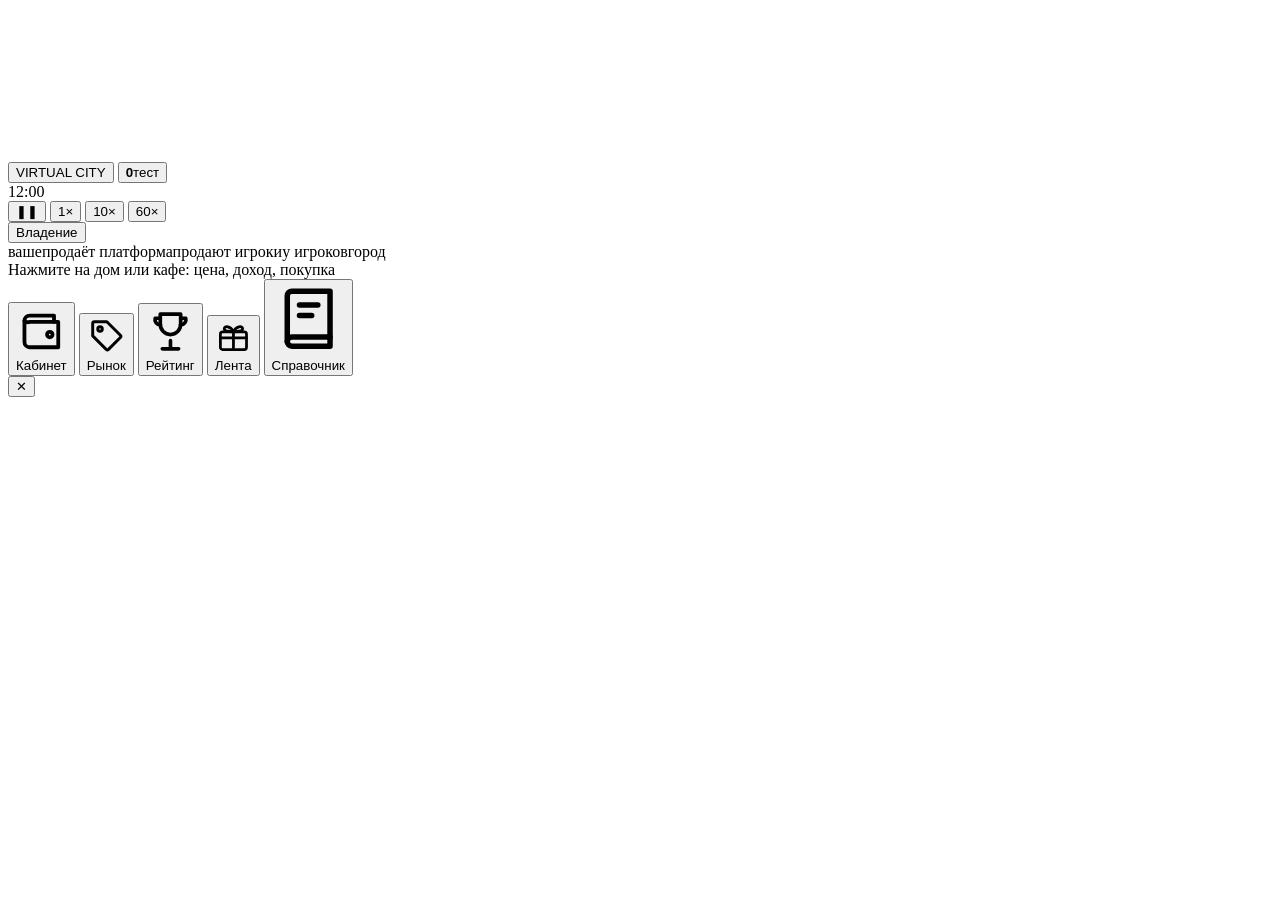
<file: src/shell.html>
<!DOCTYPE html>
<html lang="ru">
<head>
<meta charset="utf-8">
<meta name="viewport" content="width=device-width, initial-scale=1, viewport-fit=cover">
<title>Virtual City</title>
<link rel="preconnect" href="https://fonts.googleapis.com">
<link rel="preconnect" href="https://fonts.gstatic.com" crossorigin>
<link href="https://fonts.googleapis.com/css2?family=JetBrains+Mono:wght@500;700&family=Onest:wght@400;500;600;700&family=Unbounded:wght@500;600;700&display=swap" rel="stylesheet">
<style>
/*CSS*/
</style>
</head>
<body>
<canvas id="city" aria-label="Карта Virtual City. Нажмите на здание, чтобы увидеть цену, доход и владельцев."></canvas>
<header class="hud-top">
  <div class="hud-l">
    <button class="citysign" id="citySign" type="button" aria-label="Обзор Virtual City"><span class="cs-name">VIRTUAL CITY</span><span class="cs-sub" id="citySub"></span></button>
    <button class="wallet glass" id="wallet" type="button" aria-label="Мой кабинет: баланс купонов"><i class="cn" aria-hidden="true"></i><b id="walBal">0</b><span class="wl">тест</span></button>
  </div>
  <div class="clockbox">
    <div class="clock glass"><span class="ck-ico sun" id="ckIco" aria-hidden="true"></span><span class="ck-time" id="ckTime">12:00</span><span class="ck-day" id="ckDay"></span><span class="ck-temp" id="ckTemp"></span></div>
    <div class="speed glass" role="group" aria-label="Скорость времени">
      <button type="button" data-speed="0" aria-label="Пауза" aria-pressed="false">❚❚</button>
      <button type="button" data-speed="1" aria-label="Минута за секунду" aria-pressed="true">1×</button>
      <button type="button" data-speed="2" aria-label="Десять минут за секунду" aria-pressed="false">10×</button>
      <button type="button" data-speed="3" aria-label="Час за секунду" aria-pressed="false">60×</button>
    </div>
    <button class="ownbtn glass" id="btnOwn" type="button" aria-pressed="false"><i class="ob" aria-hidden="true"></i>Владение</button>
    <div class="ownlg glass" aria-hidden="true"><span><i style="background:#f2b705"></i>ваше</span><span><i style="background:#1fae6a"></i>продаёт платформа</span><span><i style="background:#ff6b4a"></i>продают игроки</span><span><i style="background:#6c63ff"></i>у игроков</span><span><i style="background:#8a939c"></i>город</span></div>
  </div>
</header>
<div class="toast" id="toast" role="status">Нажмите на дом или кафе: цена, доход, покупка</div>
<div class="notes" id="notes" aria-live="polite"></div>
<nav class="dock glass" aria-label="Разделы">
  <button type="button" data-open="me"><svg viewBox="0 0 24 24" fill="none" stroke="currentColor" stroke-width="1.8" stroke-linecap="round" stroke-linejoin="round" aria-hidden="true"><path d="M4 7.5A2.5 2.5 0 0 1 6.5 5H18v3"/><path d="M4 7.5v10A2.5 2.5 0 0 0 6.5 20H20V8H6.5A2.5 2.5 0 0 1 4 7.5z"/><circle cx="16" cy="14" r="1.3"/></svg><span>Кабинет</span></button>
  <button type="button" data-open="market"><svg viewBox="0 0 24 24" fill="none" stroke="currentColor" stroke-width="1.8" stroke-linecap="round" stroke-linejoin="round" aria-hidden="true"><path d="M3.5 12.2V4.5a1 1 0 0 1 1-1h7.7l8.3 8.3a1 1 0 0 1 0 1.4l-7.3 7.3a1 1 0 0 1-1.4 0z"/><circle cx="8" cy="8" r="1.4"/></svg><span>Рынок</span></button>
  <button type="button" data-open="rich"><svg viewBox="0 0 24 24" fill="none" stroke="currentColor" stroke-width="1.8" stroke-linecap="round" stroke-linejoin="round" aria-hidden="true"><path d="M8 21h8M12 17v4M7 4h10v5a5 5 0 0 1-10 0z"/><path d="M7 6H4.5a2.5 2.5 0 0 0 2.6 3.2M17 6h2.5a2.5 2.5 0 0 1-2.6 3.2"/></svg><span>Рейтинг</span></button>
  <button type="button" data-open="feed"><svg viewBox="0 0 24 24" fill="none" stroke="currentColor" stroke-width="1.8" stroke-linecap="round" stroke-linejoin="round" aria-hidden="true"><rect x="3.5" y="9" width="17" height="11.5" rx="1.5"/><path d="M12 9v11.5M3.5 13h17M12 9c-1.5-3.5-6-4.5-6-1.8C6 9 12 9 12 9zM12 9c1.5-3.5 6-4.5 6-1.8C18 9 12 9 12 9z"/></svg><span>Лента</span></button>
  <button type="button" data-open="dir"><svg viewBox="0 0 24 24" fill="none" stroke="currentColor" stroke-width="1.8" stroke-linecap="round" stroke-linejoin="round" aria-hidden="true"><path d="M5 4.5A1.5 1.5 0 0 1 6.5 3H19v15H6.5A1.5 1.5 0 0 0 5 19.5z"/><path d="M5 19.5A1.5 1.5 0 0 0 6.5 21H19v-3"/><path d="M9 7.5h6M9 11h4"/></svg><span>Справочник</span></button>
</nav>
<section class="sheet" id="sheet" aria-hidden="true" aria-label="Карточка места">
  <div class="sheet-head" id="sheetHead"><button type="button" class="sh-btn" id="shBack" aria-label="Назад" hidden>‹</button><span class="sh-grip" aria-hidden="true"></span><button type="button" class="sh-btn" id="shClose" aria-label="Закрыть">✕</button></div>
  <div class="sheet-body" id="shBody"></div>
</section>
<script>
/*JS*/
</script>
</body>
</html>
</file>
